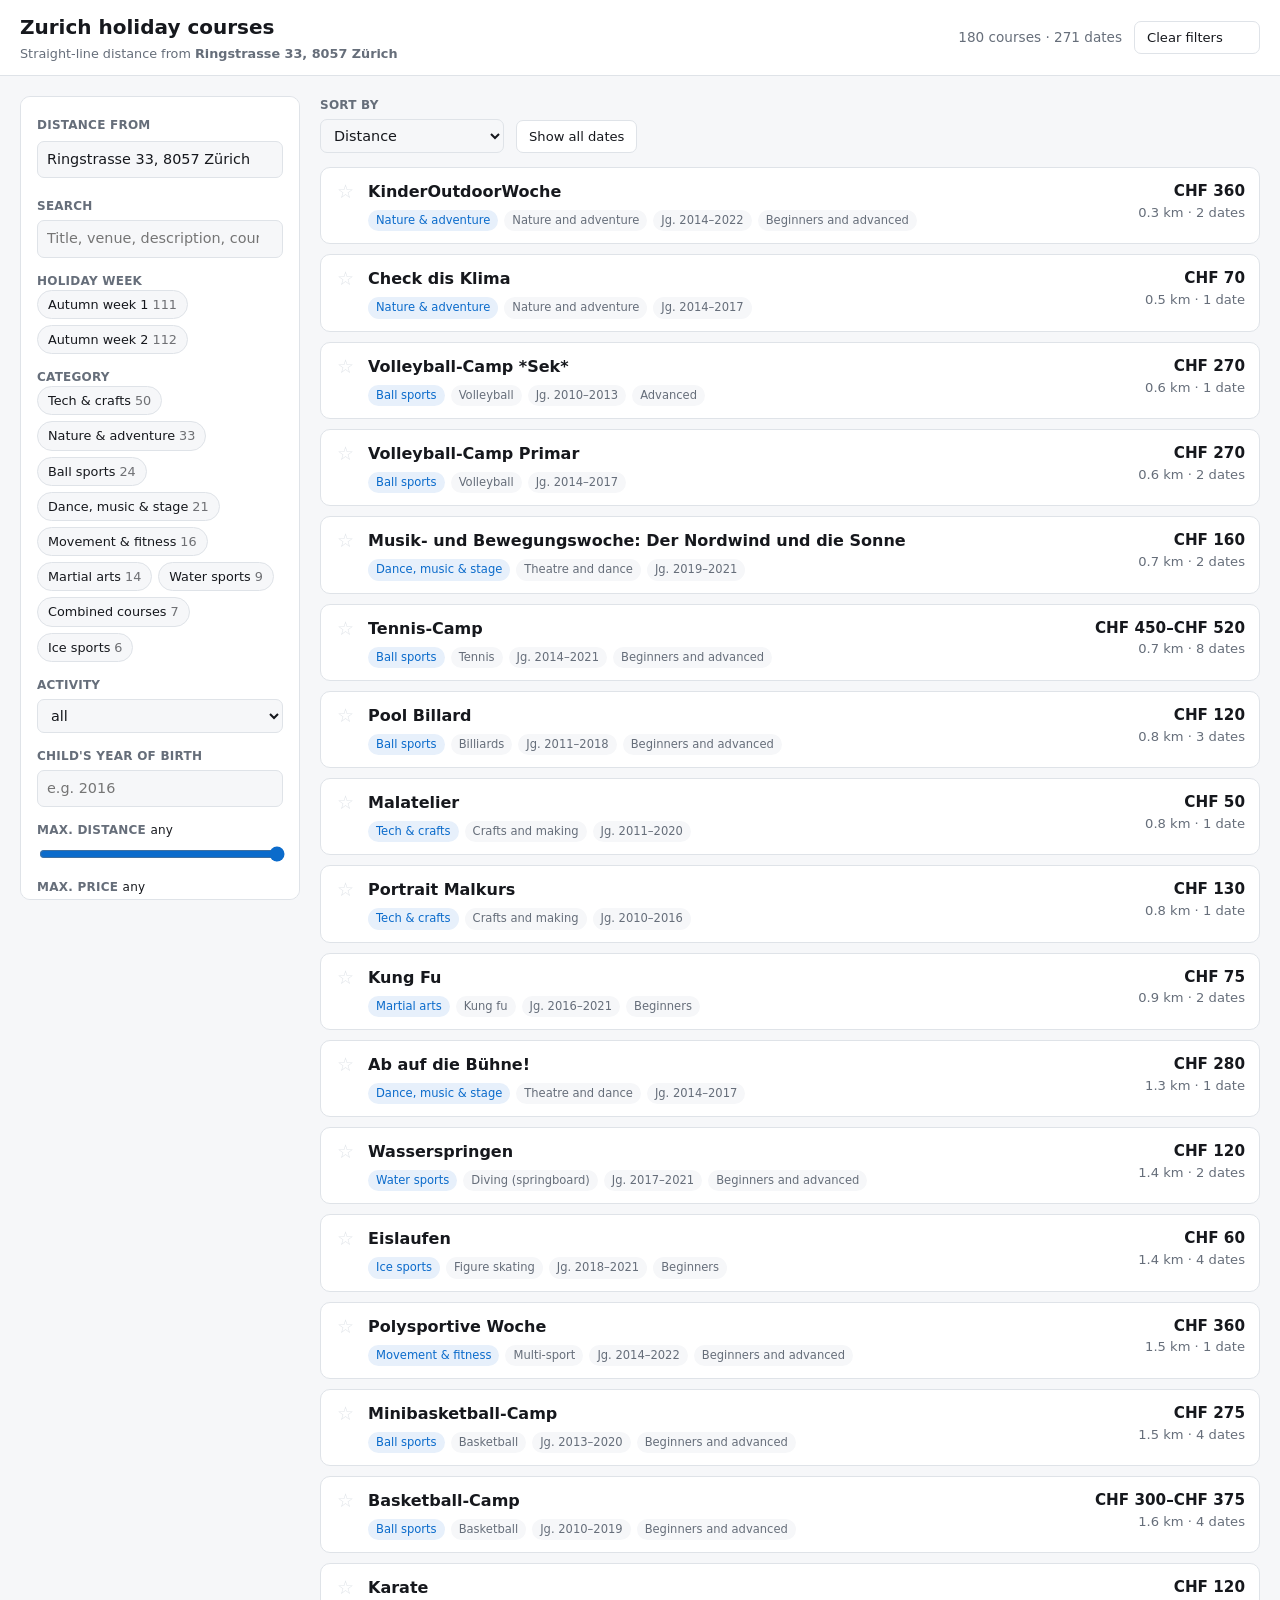
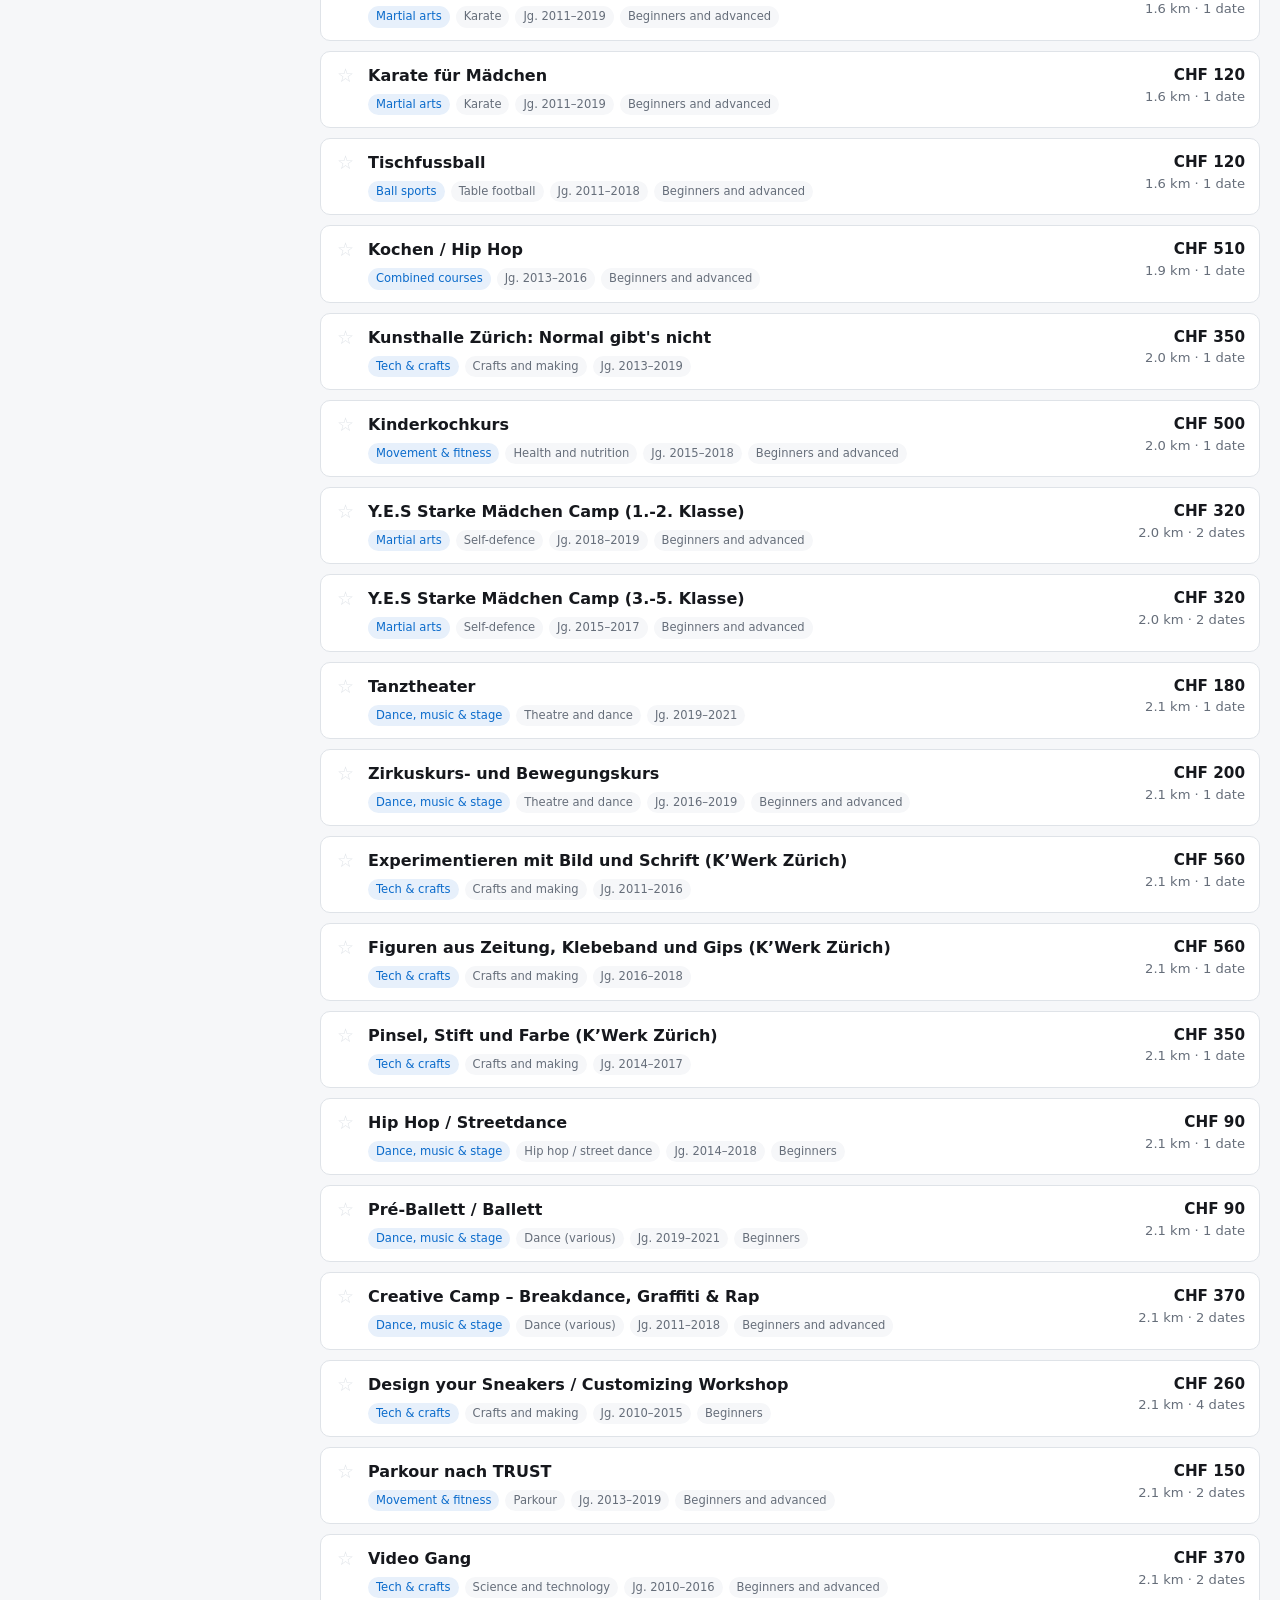
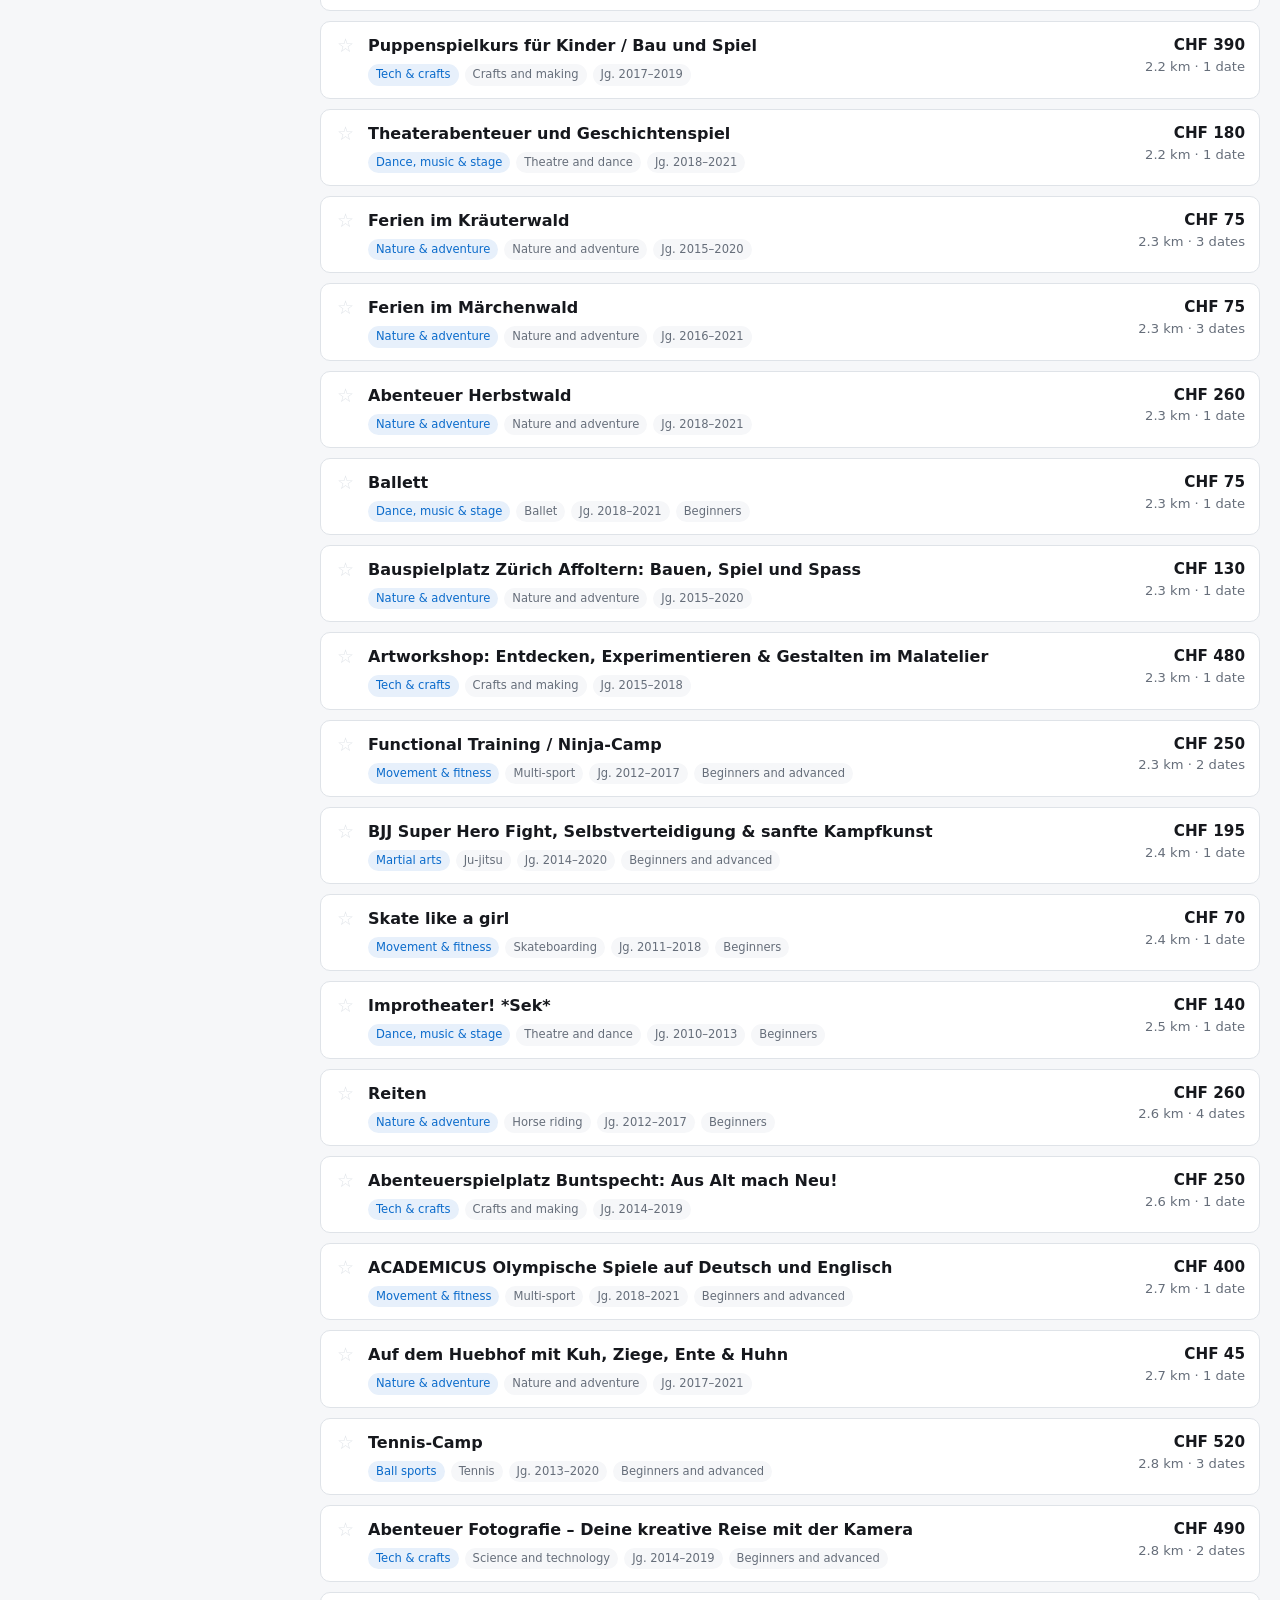
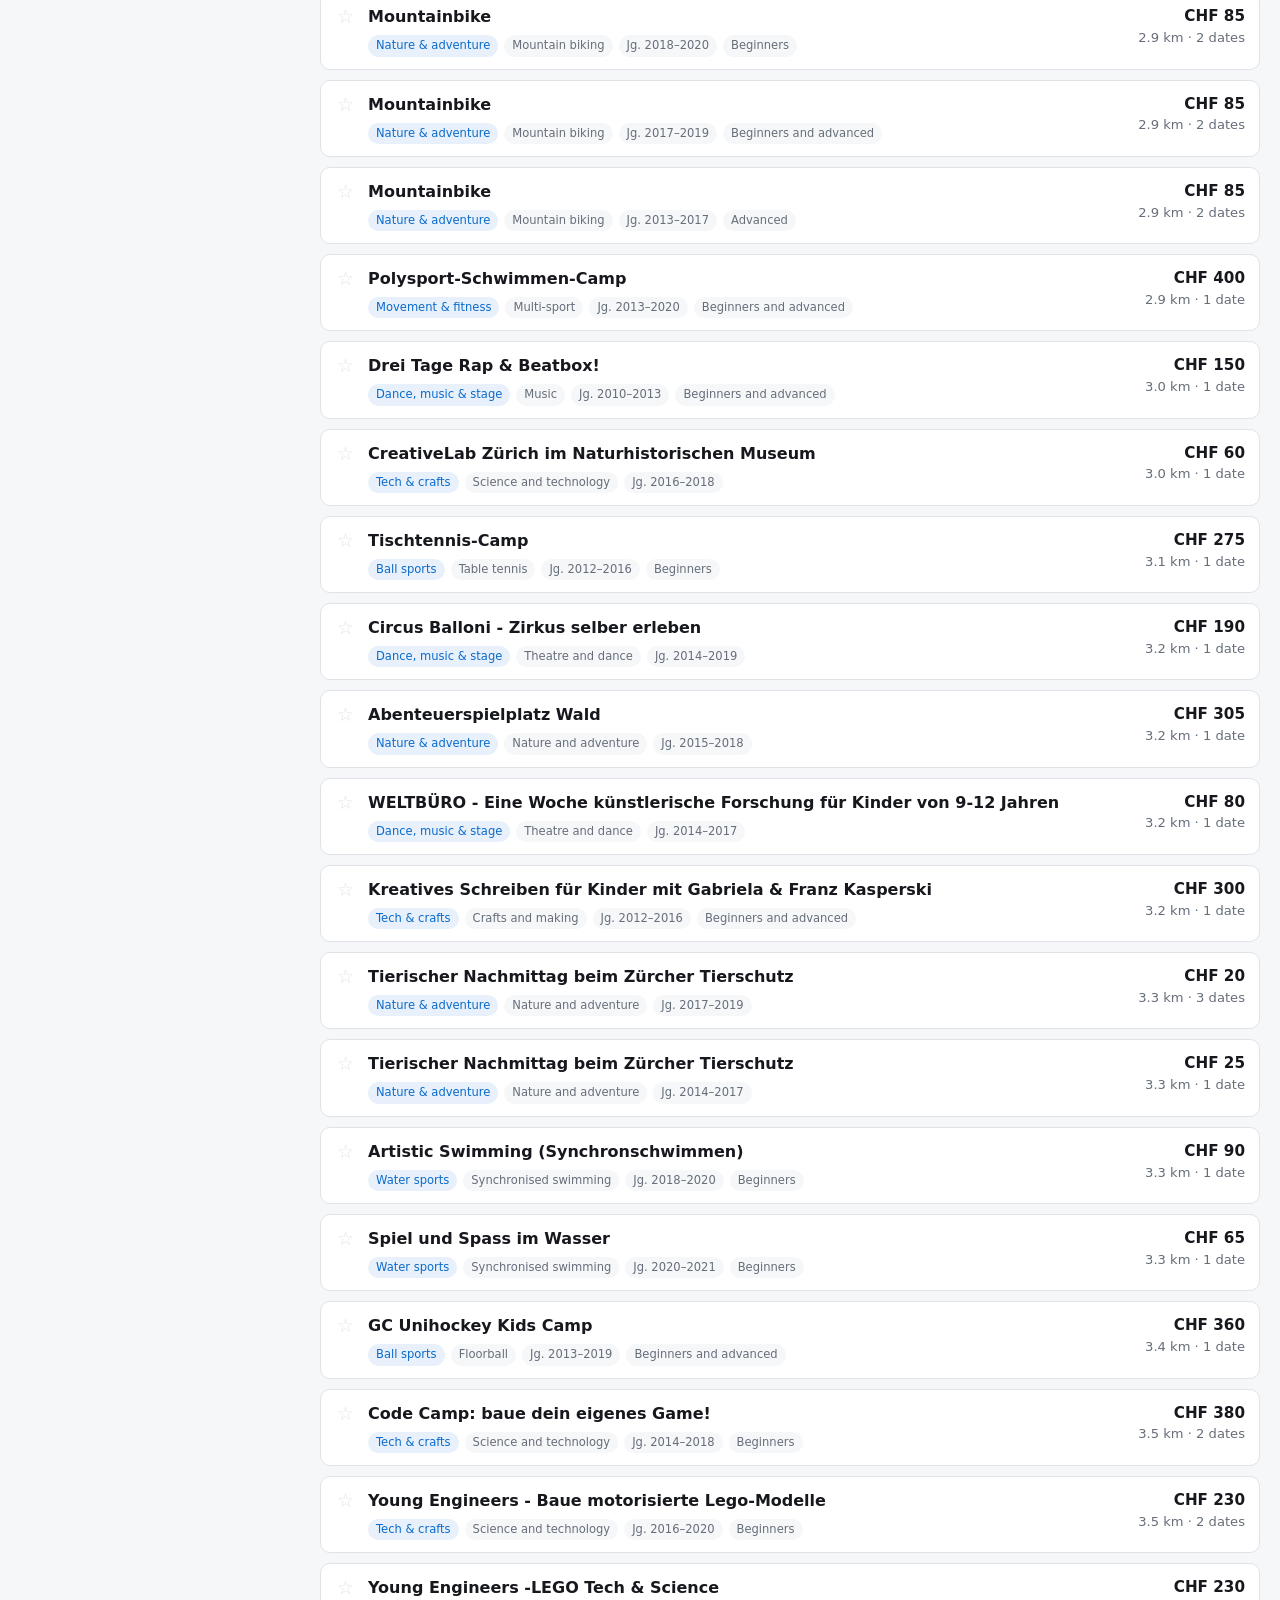
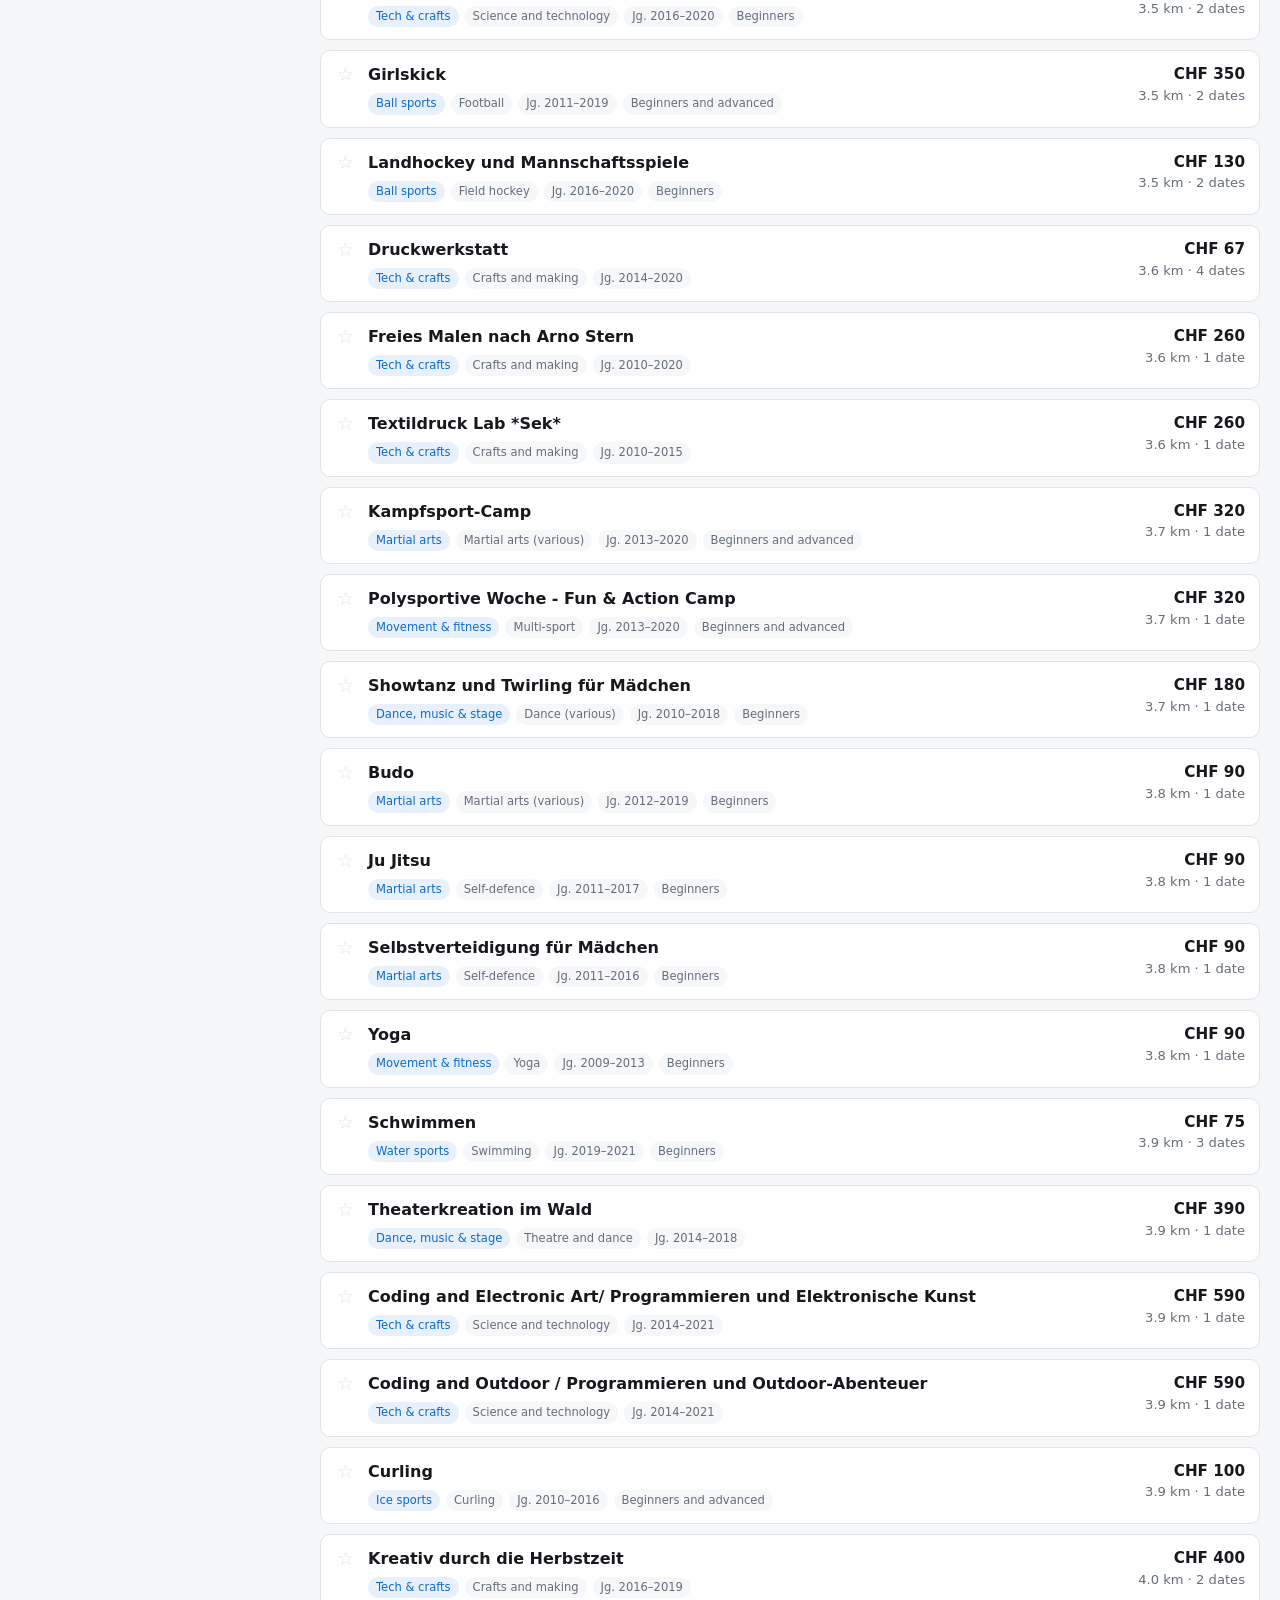
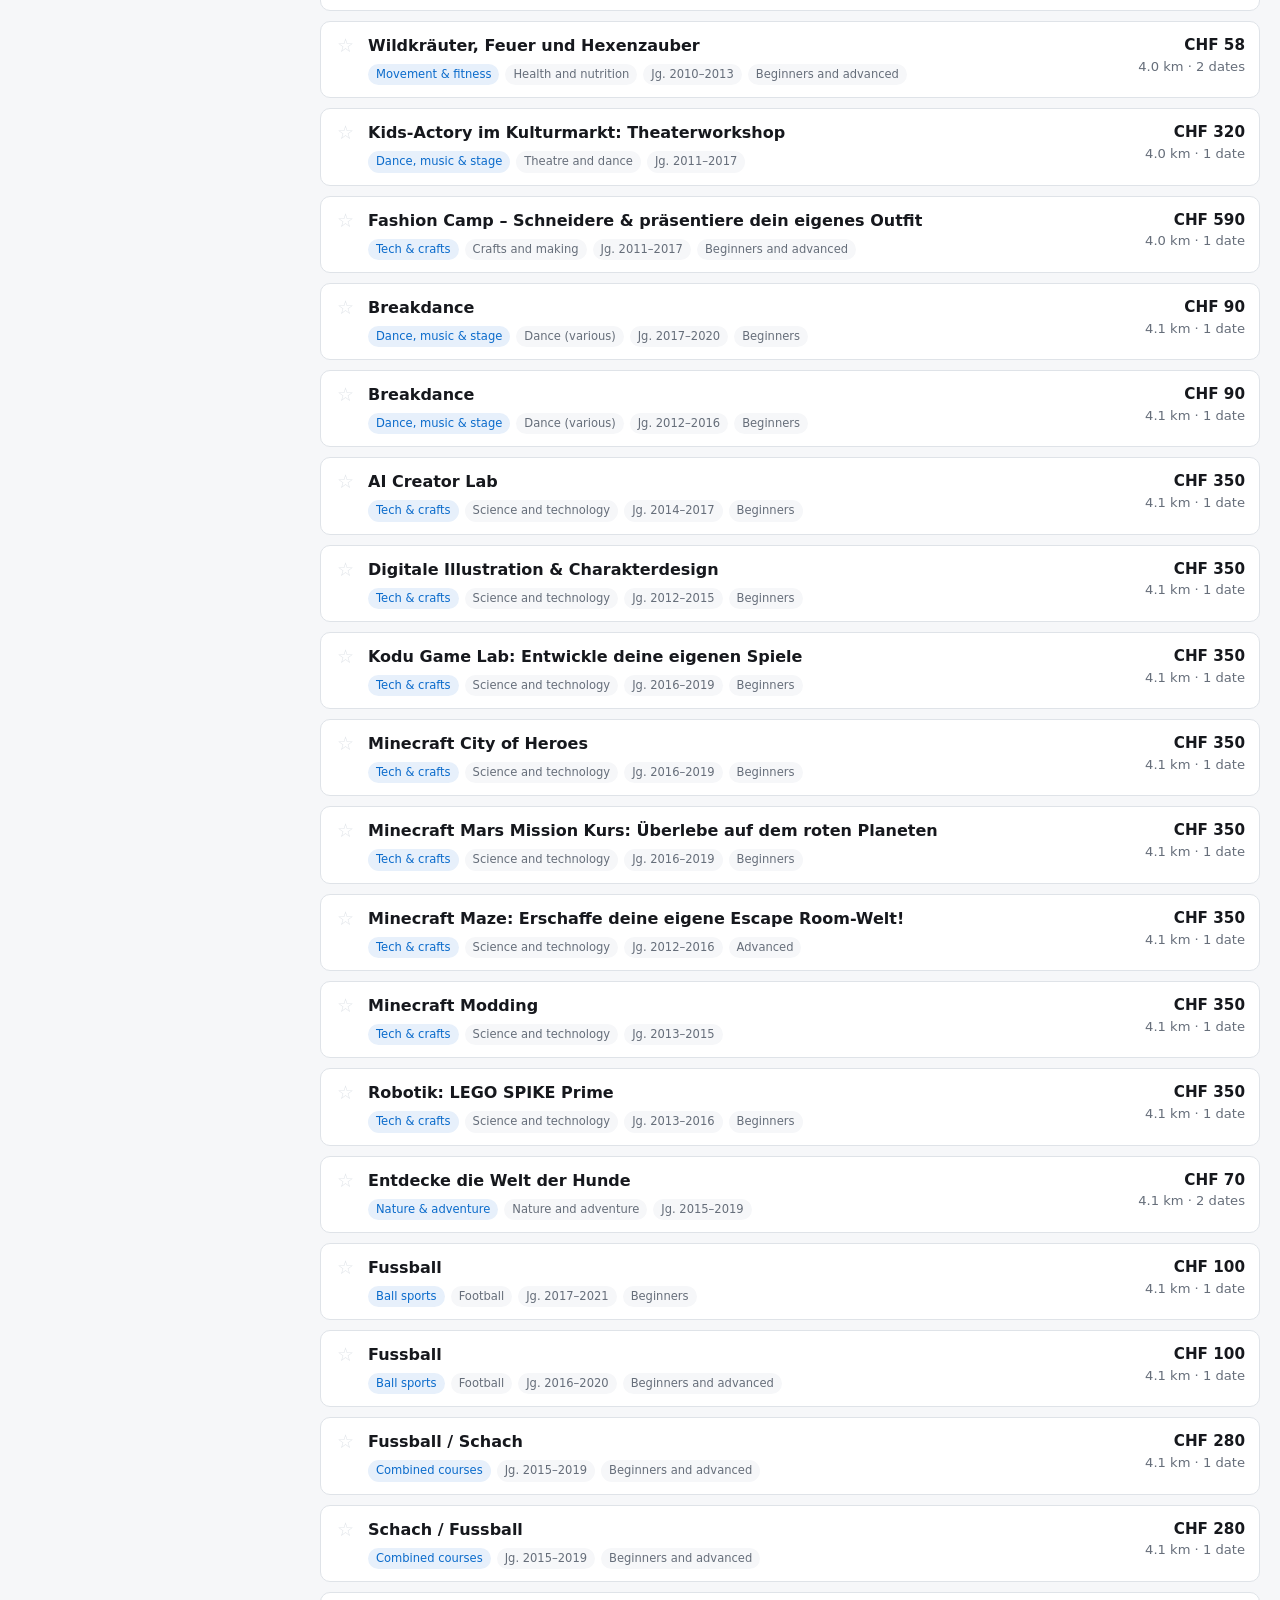
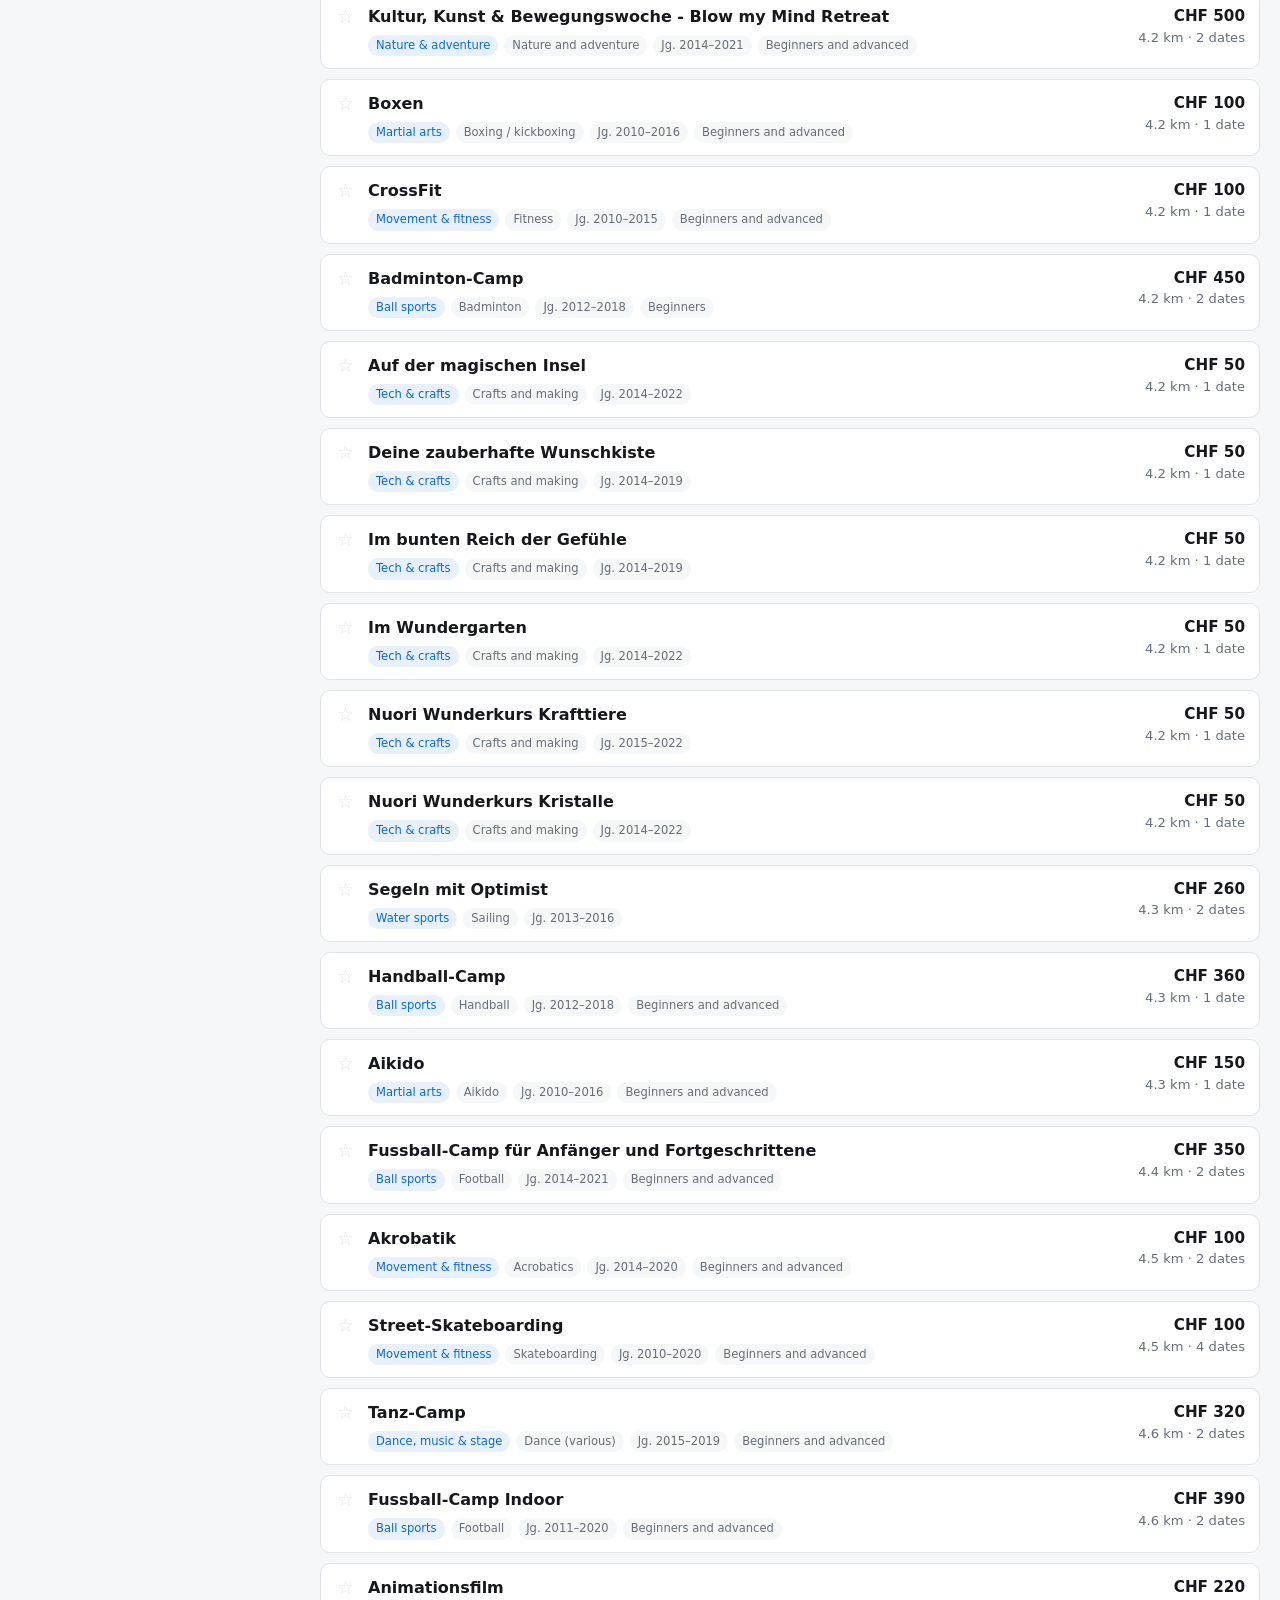
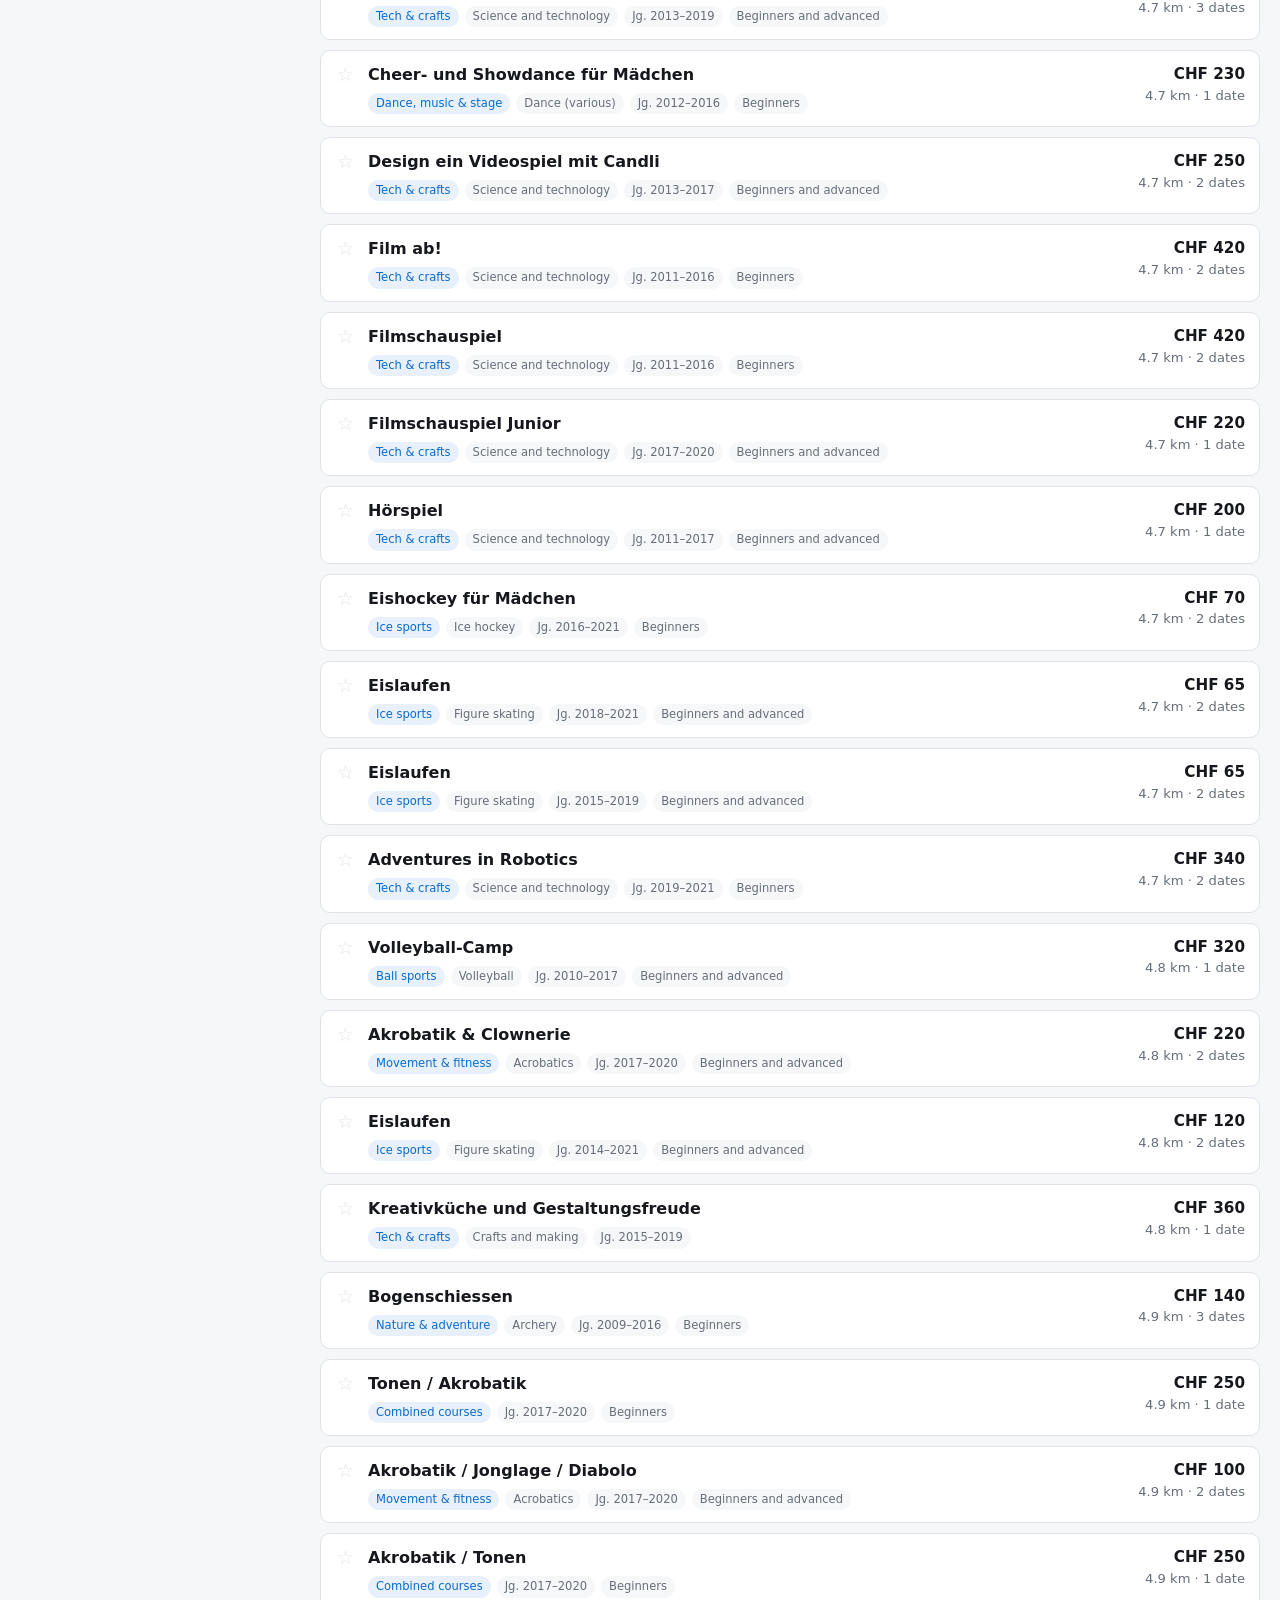
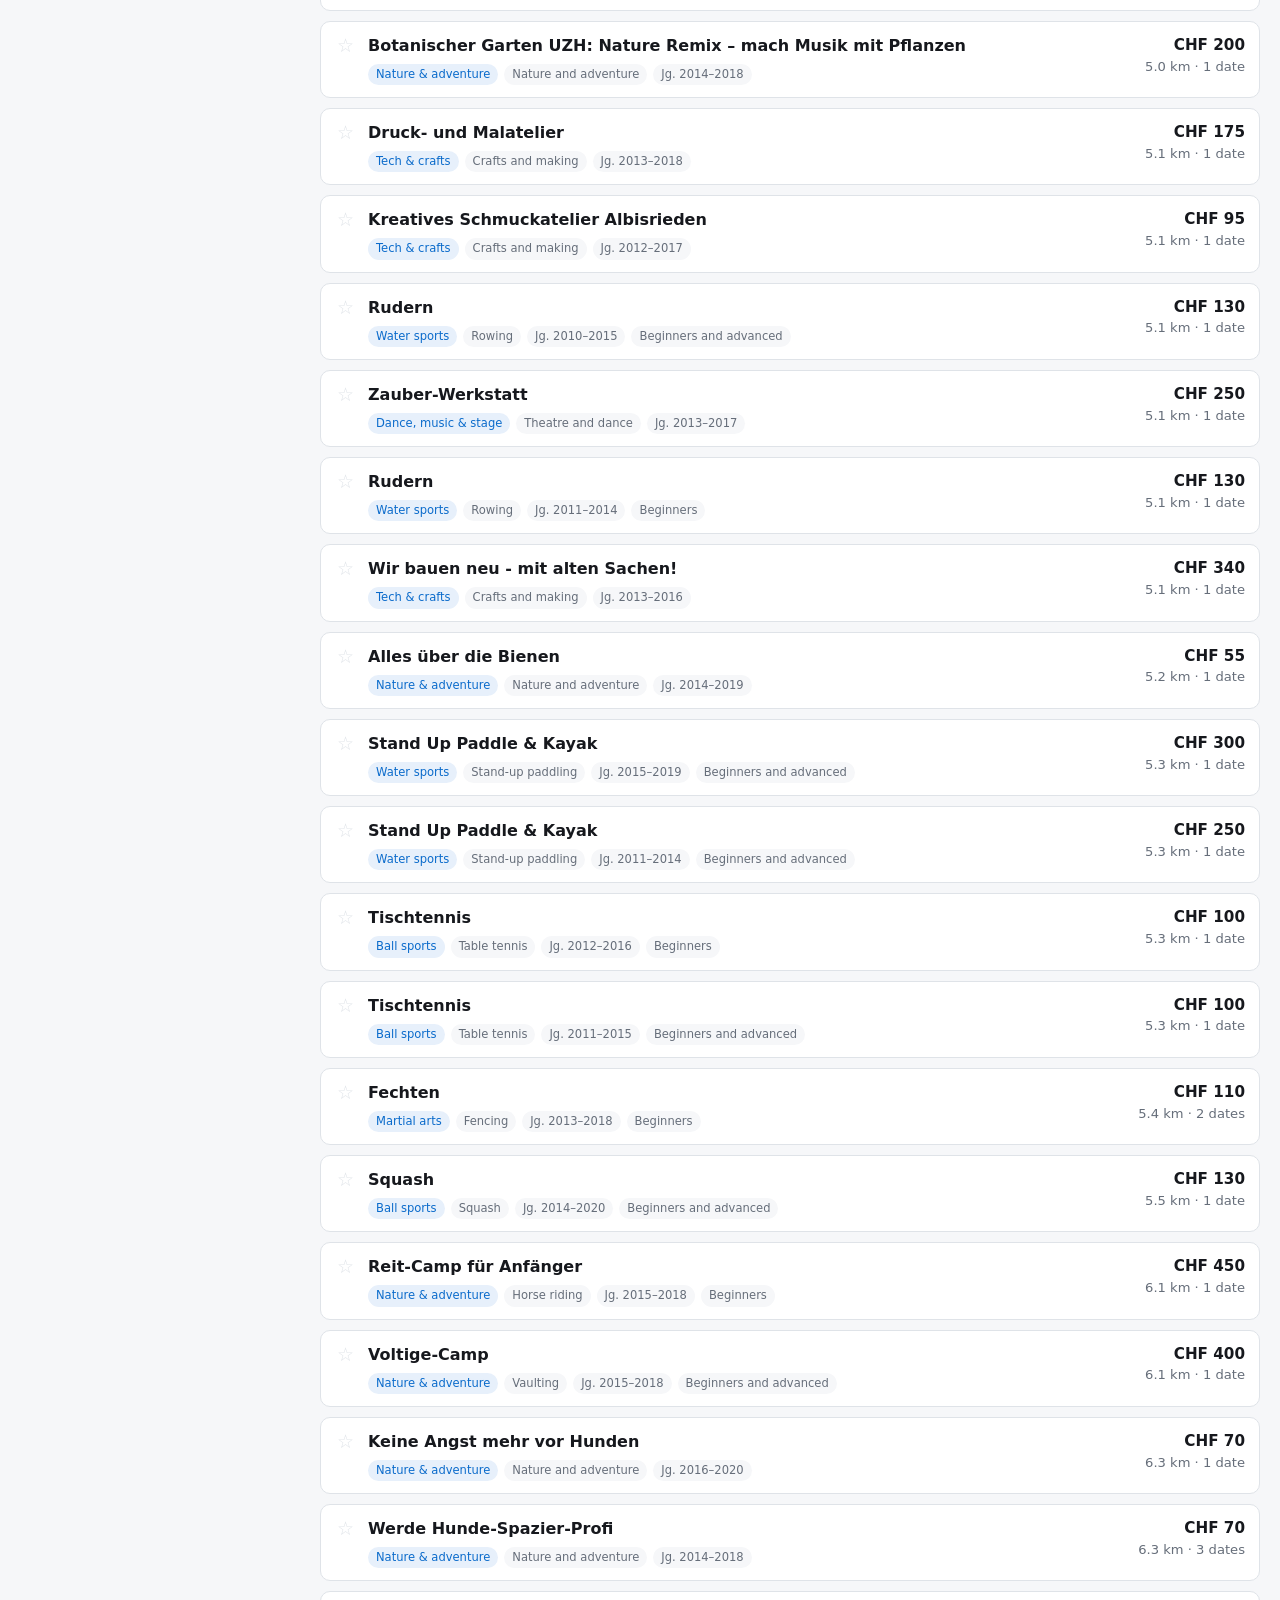
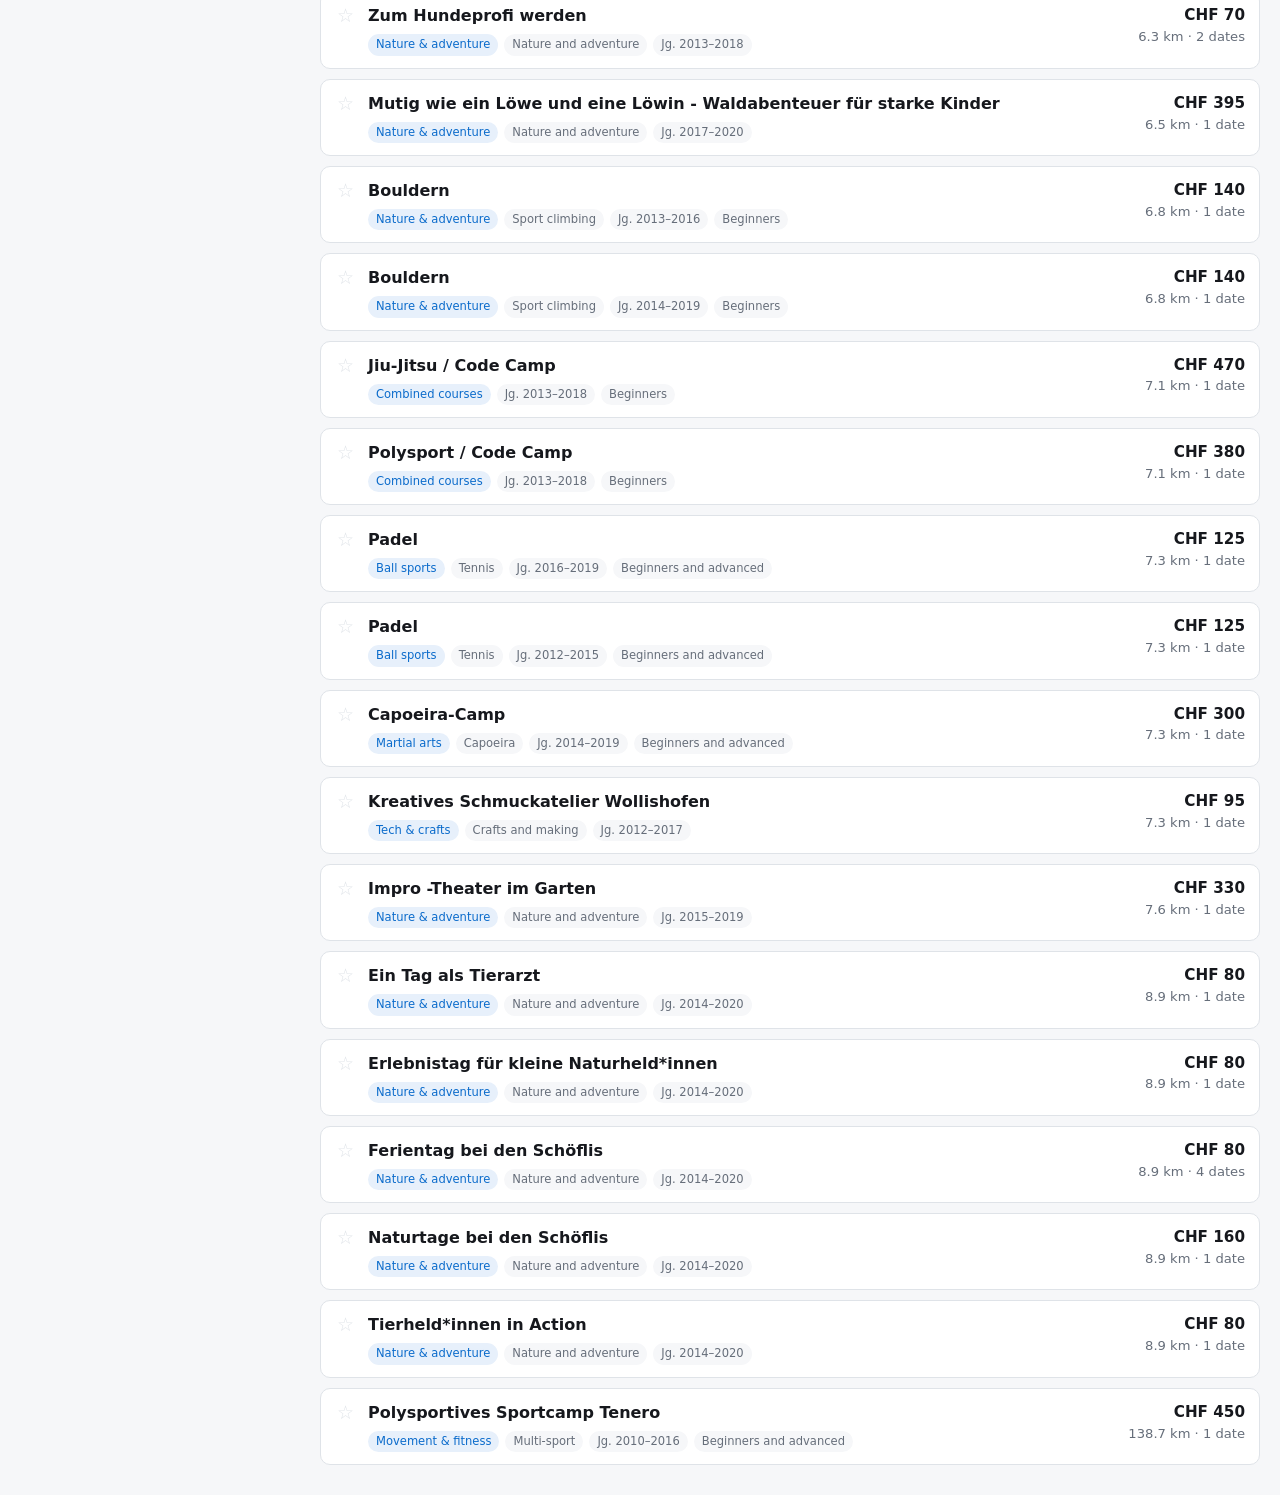
<file: index.html>
<!DOCTYPE html>
<html lang="en">
<head>
<meta charset="utf-8">
<meta name="viewport" content="width=device-width, initial-scale=1">
<title>Zurich holiday courses</title>
<style>:root {
  color-scheme: light dark;
  --bg: #f6f7f9;
  --panel: #fff;
  --ink: #16181d;
  --muted: #666e7a;
  --line: #dfe3e8;
  --accent: #0b6bcb;
  --accent-soft: #e7f0fb;
  --star: #e8a317;
  --bad: #b4232a;
  --radius: 10px;
}
@media (prefers-color-scheme: dark) {
  :root {
    --bg: #14161a;
    --panel: #1c1f25;
    --ink: #e8eaed;
    --muted: #9aa3ae;
    --line: #2c313a;
    --accent: #64a8f0;
    --accent-soft: #1d2c3d;
    --bad: #f0938f;
  }
}

* { box-sizing: border-box; }

body {
  margin: 0;
  font: 15px/1.5 system-ui, -apple-system, "Segoe UI", Roboto, sans-serif;
  background: var(--bg);
  color: var(--ink);
}

h1 { font-size: 1.25rem; margin: 0; }

.topbar {
  position: sticky;
  top: 0;
  z-index: 5;
  display: flex;
  flex-wrap: wrap;
  gap: 12px;
  align-items: center;
  justify-content: space-between;
  padding: 12px 20px;
  background: var(--panel);
  border-bottom: 1px solid var(--line);
}
.sub { margin: 2px 0 0; color: var(--muted); font-size: .8rem; }
.topbar-stats { display: flex; align-items: center; gap: 12px; }
.count { font-variant-numeric: tabular-nums; color: var(--muted); font-size: .85rem; }

.layout {
  display: grid;
  grid-template-columns: 280px minmax(0, 1fr);
  gap: 20px;
  padding: 20px;
  align-items: start;
}
@media (max-width: 900px) {
  .layout { grid-template-columns: minmax(0, 1fr); }
  .filters { position: static !important; }
}

.filters {
  position: sticky;
  top: 76px;
  display: flex;
  flex-direction: column;
  gap: 14px;
  padding: 16px;
  background: var(--panel);
  border: 1px solid var(--line);
  border-radius: var(--radius);
  max-height: calc(100vh - 96px);
  overflow: auto;
}

.field { display: flex; flex-direction: column; gap: 5px; border: 0; padding: 0; margin: 0; min-width: 0; }
.field > span, .field > legend, .field label > span {
  font-size: .75rem;
  font-weight: 600;
  letter-spacing: .02em;
  text-transform: uppercase;
  color: var(--muted);
  padding: 0;
}
.field.two { flex-direction: row; gap: 10px; }
.field.two label { display: flex; flex-direction: column; gap: 5px; flex: 1; min-width: 0; }

input[type=search], input[type=number], select {
  width: 100%;
  padding: 7px 9px;
  font: inherit;
  font-size: .9rem;
  color: var(--ink);
  background: var(--bg);
  border: 1px solid var(--line);
  border-radius: 7px;
}
input[type=range] { width: 100%; accent-color: var(--accent); }
output { font-weight: 400; text-transform: none; color: var(--ink); }

.home-note { display: flex; flex-wrap: wrap; gap: 4px; margin: 0; font-size: .78rem; color: var(--muted); }
.home-note.bad { color: var(--bad); }
.undo { background: none; border: 0; padding: 0; font: inherit; color: var(--accent); text-decoration: underline; cursor: pointer; }

.chips { display: flex; flex-wrap: wrap; gap: 6px; }
.chip {
  font: inherit;
  font-size: .8rem;
  padding: 4px 10px;
  border-radius: 999px;
  border: 1px solid var(--line);
  background: var(--bg);
  color: var(--ink);
  cursor: pointer;
}
.chip[aria-pressed=true] { background: var(--accent); border-color: var(--accent); color: #fff; }
.chip .n { opacity: .6; margin-left: 4px; font-variant-numeric: tabular-nums; }
.chip[aria-pressed=true] .n { opacity: .8; }

.check { display: flex; align-items: center; gap: 8px; font-size: .85rem; }
.check input { accent-color: var(--accent); }
.badge-count {
  display: inline-block;
  min-width: 20px;
  text-align: center;
  padding: 0 6px;
  border-radius: 999px;
  background: var(--accent-soft);
  color: var(--accent);
  font-size: .75rem;
  font-weight: 600;
}

.ghost {
  font: inherit;
  font-size: .82rem;
  padding: 6px 12px;
  border: 1px solid var(--line);
  border-radius: 7px;
  background: var(--panel);
  color: var(--ink);
  cursor: pointer;
}
.ghost:hover { border-color: var(--accent); color: var(--accent); }

.toolbar {
  display: flex;
  align-items: end;
  gap: 12px;
  margin-bottom: 14px;
}
.toolbar label { display: flex; flex-direction: column; gap: 5px; }
.toolbar label span {
  font-size: .75rem;
  font-weight: 600;
  text-transform: uppercase;
  letter-spacing: .02em;
  color: var(--muted);
}
.toolbar select { width: auto; }

.card {
  background: var(--panel);
  border: 1px solid var(--line);
  border-radius: var(--radius);
  margin-bottom: 10px;
  overflow: hidden;
}
.card.fav { border-color: var(--star); }

.card-head {
  display: grid;
  grid-template-columns: auto minmax(0, 1fr) auto;
  gap: 12px;
  cursor: pointer;
  align-items: start;
  padding: 12px 14px;
}
.star {
  border: 0;
  background: none;
  font-size: 1.2rem;
  line-height: 1;
  cursor: pointer;
  padding: 2px;
  color: var(--line);
}
.star[aria-pressed=true] { color: var(--star); }

.card-title { margin: 0; font-size: 1rem; font-weight: 650; }
.card-title button {
  font: inherit;
  text-align: left;
  border: 0;
  background: none;
  padding: 0;
  color: inherit;
  cursor: pointer;
}
.card-title button:hover { color: var(--accent); }

.tags { display: flex; flex-wrap: wrap; gap: 6px; margin-top: 6px; }
.tag {
  font-size: .72rem;
  padding: 2px 8px;
  border-radius: 999px;
  background: var(--accent-soft);
  color: var(--accent);
  white-space: nowrap;
}
.tag.plain { background: var(--bg); color: var(--muted); }
.tag.girls { background: #fbe7f3; color: #a3266f; }
@media (prefers-color-scheme: dark) { .tag.girls { background: #3b2131; color: #f0a8cf; } }

.card-facts {
  text-align: right;
  font-size: .82rem;
  color: var(--muted);
  white-space: nowrap;
}
.card-facts strong { display: block; font-size: .95rem; color: var(--ink); font-variant-numeric: tabular-nums; }

.card-body { padding: 0 14px 14px; border-top: 1px solid var(--line); margin-top: 2px; overflow-x: auto; }
.desc { font-size: .88rem; color: var(--muted); margin: 10px 0; }
.desc p { margin: 0 0 .5em; }
.desc a { color: var(--accent); }
.note { font-size: .82rem; margin: 6px 0; }
.note b { color: var(--ink); }

.desc + .desc { margin-top: 12px; padding-top: 10px; border-top: 1px dashed var(--line); }

/* Map pins sit on the tile canvas rather than on app chrome, so they keep
   fixed colours in both themes instead of following the palette. */
.map-wrap { margin: 12px 0 0; }
.map {
  position: relative; height: 240px; overflow: hidden;
  border: 1px solid var(--line); border-radius: 8px; background: var(--bg);
  contain: layout paint;
}
.map-tiles { position: absolute; inset: 0; }
/* The tiles are a light-mode raster; inverting hue-rotates them back to a
   plausible dark basemap without shipping a second tile source. */
@media (prefers-color-scheme: dark) {
  .map-tiles { filter: invert(1) hue-rotate(180deg) brightness(.92) contrast(.9); }
}
.map .tile { position: absolute; max-width: none; }

.pin {
  position: absolute; display: grid; place-items: center;
  color: #fff; font-size: .68rem; font-weight: 700; line-height: 1; text-decoration: none;
  filter: drop-shadow(0 1px 2px rgba(0, 0, 0, .45));
}
.pin.venue {
  width: 24px; height: 24px; background: #d93b30; border: 2px solid #fff;
  border-radius: 50% 50% 50% 0; transform: translate(-50%, -100%) rotate(-45deg);
}
.pin.venue span { transform: rotate(45deg); }
.pin.home {
  width: 16px; height: 16px; background: #1663c7; border: 3px solid #fff;
  border-radius: 50%; transform: translate(-50%, -50%);
}

/* Sits outside .map-tiles, so it is not caught by the dark-mode inversion and
   has to be themed by hand. */
.map-credit {
  position: absolute; right: 0; bottom: 0; padding: 1px 5px;
  background: rgba(255, 255, 255, .78); border-radius: 4px 0 0 0; font-size: .62rem;
}
.map-credit a { color: #333; text-decoration: none; }
@media (prefers-color-scheme: dark) {
  .map-credit { background: rgba(16, 18, 22, .72); }
  .map-credit a { color: #c8ccd2; }
}

.map-legend {
  display: flex; flex-wrap: wrap; gap: 4px 16px;
  margin-top: 6px; font-size: .78rem; color: var(--muted);
}
.map-legend span { display: flex; align-items: center; gap: 6px; }
.swatch {
  display: grid; place-items: center; flex: none;
  width: 12px; height: 12px; border-radius: 50%;
  color: #fff; font-size: .55rem; font-style: normal; font-weight: 700;
}
.swatch.home { background: #1663c7; }
.swatch.venue { background: #d93b30; }

table.slots tr.expandable { cursor: pointer; }
table.slots tr.expandable:hover > td { background: var(--accent-soft); }
.caret { color: var(--muted); }
tr.detail-row > td { background: var(--bg); padding: 4px 12px 12px; }
tr.detail-row .desc { margin: 6px 0; }
table.slots tr.closed > td { opacity: .5; }

table.slots { width: 100%; border-collapse: collapse; margin-top: 10px; font-size: .84rem; }
table.slots th {
  text-align: left;
  font-size: .7rem;
  text-transform: uppercase;
  letter-spacing: .02em;
  color: var(--muted);
  padding: 4px 8px 4px 0;
  border-bottom: 1px solid var(--line);
}
table.slots td { padding: 7px 8px 7px 0; border-bottom: 1px solid var(--line); vertical-align: top; }
table.slots tr:last-child td { border-bottom: 0; }
table.slots .num { text-align: right; font-variant-numeric: tabular-nums; white-space: nowrap; }
table.slots a { color: var(--accent); }
.venue-sub { color: var(--muted); font-size: .78rem; }
.empty p { margin: 0 0 6px; }
.empty-detail { font-size: .85rem; }
.empty .ghost { margin-top: 10px; }

.empty { padding: 40px; text-align: center; color: var(--muted); }
</style>
</head>
<body>
<header class="topbar">
  <div class="topbar-main">
    <h1>Zurich holiday courses</h1>
    <p class="sub">Straight-line distance from <strong id="home-label"></strong></p>
  </div>
  <div class="topbar-stats">
    <span id="count" class="count"></span>
    <button id="reset" class="ghost" type="button">Clear filters <span id="active-count" class="badge-count"></span></button>
  </div>
</header>

<div class="layout">
  <aside class="filters" id="filters">
    <div class="field">
      <label for="f-home"><span>Distance from</span></label>
      <input type="search" id="f-home" placeholder="Street and number, postcode"
        autocomplete="off" spellcheck="false">
      <p class="home-note" id="home-note"></p>
    </div>

    <label class="field">
      <span>Search</span>
      <input type="search" id="f-q" placeholder="Title, venue, description, course no.">
    </label>

    <fieldset class="field">
      <legend>Holiday week</legend>
      <div id="f-weeks" class="chips"></div>
    </fieldset>

    <fieldset class="field">
      <legend>Category</legend>
      <div id="f-cats" class="chips"></div>
    </fieldset>

    <label class="field">
      <span>Activity</span>
      <select id="f-activity"></select>
    </label>

    <label class="field">
      <span>Child's year of birth</span>
      <input type="number" id="f-year" min="2000" max="2026" step="1" placeholder="e.g. 2016" list="years">
      <datalist id="years"></datalist>
    </label>

    <label class="field">
      <span>Max. distance <output id="o-km"></output></span>
      <input type="range" id="f-km" min="0" max="10" step="0.5" value="10">
    </label>

    <label class="field">
      <span>Max. price <output id="o-price"></output></span>
      <input type="range" id="f-price" min="0" max="700" step="10" value="700">
    </label>

    <div class="field two">
      <label>
        <span>Starts at or after</span>
        <select id="f-start"></select>
      </label>
      <label>
        <span>Ends by</span>
        <select id="f-end"></select>
      </label>
    </div>

    <label class="field">
      <span>Level</span>
      <select id="f-level"></select>
    </label>

    <label class="field">
      <span>Who it's for</span>
      <select id="f-gender">
        <option value="">Anyone</option>
        <option value="Girls only">Girls only</option>
        <option value="Girls and boys">Mixed groups</option>
      </select>
    </label>

    <label class="check">
      <input type="checkbox" id="f-bookable">
      <span>Only dates still open</span>
    </label>

    <label class="check">
      <input type="checkbox" id="f-fav">
      <span>Only favourites <span id="fav-count" class="badge-count"></span></span>
    </label>
  </aside>

  <main>
    <div class="toolbar">
      <label>
        <span>Sort by</span>
        <select id="f-sort">
          <option value="distance">Distance</option>
          <option value="price-asc">Price, low to high</option>
          <option value="price-desc">Price, high to low</option>
          <option value="date">Start date</option>
          <option value="title">Title</option>
          <option value="category">Category</option>
          <option value="age">Age (youngest first)</option>
        </select>
      </label>
      <button id="expand-all" class="ghost" type="button">Show all dates</button>
    </div>
    <div id="results"></div>
  </main>
</div>

<script type="application/json" id="payload">{"home":{"lat":47.40240478515625,"lon":8.543060302734375,"label":"Ringstrasse 33, 8057 Zürich"},"generated":"2026-08-08T21:56:21.431Z","weeks":[{"id":"3-1","label":"Autumn week 1"},{"id":"3-2","label":"Autumn week 2"}],"venues":[{"id":0,"name":"Schulhaus Waidhalde - Mehrzweckraum","street":"Weihersteig 7","city":"8037 Zürich","lat":47.397070985834326,"lon":8.527042623568919,"approx":false},{"id":1,"name":"Lovebug Fotostudio","street":"Löwenstrasse 69","city":"8001 Zürich","lat":47.377229057232704,"lon":8.538304180930254,"approx":false},{"id":2,"name":"Treffpunkt: Parkplatz Hürstholz","street":"Seebacherstrasse","city":"8046 Zürich","lat":47.417305839312746,"lon":8.522685106105241,"approx":false},{"id":3,"name":"Abenteuerspielplatz Buntspecht","street":"nahe Bushaltestelle Zürich, Schönauring","city":"8052 Zürich","lat":47.42493940782553,"lon":8.534477677189392,"approx":false},{"id":4,"name":"Wald, Zürichberg","street":"Tramhaltestelle \"Zürich, Zoo\"","city":"8044 Zürich","lat":47.38157657385191,"lon":8.5715292162152,"approx":false},{"id":5,"name":"Treffpunkt: Zürich HB","street":"","city":"8001 Zürich","lat":47.37851914508755,"lon":8.537907019514366,"approx":false},{"id":6,"name":"Tekmania GmbH","street":"Waffenplatzstrasse 11","city":"8002 Zürich","lat":47.361355145503936,"lon":8.526631531659055,"approx":false},{"id":7,"name":"Logiscool Zürich","street":"Klosbachstrasse 90","city":"8032 Zürich","lat":47.36764540131404,"lon":8.560217496500814,"approx":false},{"id":8,"name":"Aiki-Kai Zürich","street":"Bernerstrasse Nord 182","city":"8064 Zürich","lat":47.395067050387325,"lon":8.486930184562006,"approx":false},{"id":9,"name":"Im Gut - Sporthalle Süd","street":"Gutstrasse 107","city":"8055 Zürich","lat":47.371786826721845,"lon":8.504731858399623,"approx":false},{"id":10,"name":"Sporthalle Riesbach","street":"Seefeldstrasse 93","city":"8008 Zürich","lat":47.35917898768795,"lon":8.55391027557582,"approx":false},{"id":11,"name":"Gabler - Sporthalle","street":"Schulhausstrasse 21","city":"8002 Zürich","lat":47.36048916333492,"lon":8.529751331575216,"approx":false},{"id":12,"name":"Untermoos","street":"Altstetterstrasse 248","city":"8048 Zürich","lat":47.380518859581755,"lon":8.482313662886416,"approx":false},{"id":13,"name":"Filmschule filmkids.ch","street":"Vulkanstrasse 120","city":"8048 Zürich","lat":47.39407066297113,"lon":8.481731216278996,"approx":false},{"id":14,"name":"SSA Hardau - Schulschwimmanlage Hardau","street":"Bullingerstr. 62","city":"8004 Zürich","lat":47.382307349403916,"lon":8.510001280466344,"approx":false},{"id":15,"name":"Atelier PaintEvents","street":"Limmatstrasse 73","city":"8005 Zürich","lat":47.38251170251212,"lon":8.53425460388972,"approx":false},{"id":16,"name":"Huebhof","street":"Probsteistrasse 26","city":"8051 Zürich","lat":47.398154288525944,"lon":8.57888961976266,"approx":false},{"id":17,"name":"Nuori Malspielraum","street":"Bergstrasse 125","city":"8032 Zürich","lat":47.36738500033519,"lon":8.564793076087524,"approx":false},{"id":18,"name":"Yonex Badminton Halle","street":"Flüelastrasse 27","city":"8047 Zürich","lat":47.38209633228853,"lon":8.495799954181859,"approx":false},{"id":19,"name":"Ballet-Center Zürich","street":"Herzogenmühlestr. 12","city":"8051 Zürich","lat":47.40503986953468,"lon":8.572968696944896,"approx":false},{"id":20,"name":"Sportanlage Im Birch - Dreifachhalle","street":"Margrit-Rainer-Str. 5","city":"8050 Zürich-Oerlikon","lat":47.41628505043103,"lon":8.54027640836367,"approx":false},{"id":21,"name":"Rebhügel - Sporthalle 1","street":"Haldenstrasse 70","city":"8045 Zürich","lat":47.36534289276309,"lon":8.516730347554113,"approx":false},{"id":22,"name":"Bauspielplatz Zürich Affoltern","street":"Fronwaldstrasse 2","city":"8046 Zürich","lat":47.4151629390129,"lon":8.519063520981627,"approx":false},{"id":23,"name":"HOGA - House Of Gentle Arts","street":"Puls 5 / Giessereistrasse 18","city":"8005 Zürich","lat":47.390134946404565,"lon":8.51753637675376,"approx":false},{"id":24,"name":"Bogensportzentrum Zürich","street":"Sieberstr. 14","city":"8055 Zürich","lat":47.36456021817287,"lon":8.510942225860203,"approx":false},{"id":25,"name":"Botanischer Garten Universität Zürich","street":"Zollikerstr. 107","city":"8008 Zürich","lat":47.35889571748447,"lon":8.559940845944789,"approx":false},{"id":26,"name":"Boulderlounge Schlieren","street":"Zürcherstrasse 39j","city":"8952 Schlieren","lat":47.398681640625,"lon":8.453293800354004,"approx":true},{"id":27,"name":"BoxGym","street":"Zelgstrasse 11","city":"8003 Zürich","lat":47.367350001608166,"lon":8.52237141122945,"approx":false},{"id":28,"name":"Galactic Dance","street":"Albulastr. 47","city":"8048 Zürich-Altstetten","lat":47.38801769476251,"lon":8.493546517652094,"approx":false},{"id":29,"name":"Budokan-Zürich ","street":"Zweierstr. 106 (4. Stock)","city":"8003 Zürich","lat":47.37174774235344,"lon":8.521507430308473,"approx":false},{"id":30,"name":"Entlisberg - Sporthalle","street":"Balberstrasse 71","city":"8038 Zürich","lat":47.3376849040613,"lon":8.52703548294817,"approx":false},{"id":31,"name":"Irchelpark und Umgebung","street":"oberhalb Haltestelle \"Zürich, Milchbuck\"","city":"8057 Zürich","lat":47.39788479508162,"lon":8.54271785017793,"approx":false},{"id":32,"name":"Fit4Motion","street":"Vulkanstrasse 120, 1. Stock","city":"8048 Zürich-Altstetten","lat":47.39407066297113,"lon":8.481731216278996,"approx":false},{"id":33,"name":"Feld - Sporthalle 1","street":"Feldstrasse 89","city":"8004 Zürich","lat":47.37796759956042,"lon":8.522017781028815,"approx":false},{"id":34,"name":"GZ Hirzenbach","street":"Helen-Keller-Str. 55","city":"8051 Zürich","lat":47.402694462641776,"lon":8.59182492049678,"approx":false},{"id":35,"name":"GZ Affoltern","street":"Bodenacker 25","city":"8046 Zürich","lat":47.42455734841834,"lon":8.510943688830217,"approx":false},{"id":36,"name":"Coding a Story","street":"Tödistrasse 48","city":"8002 Zürich","lat":47.36769281478999,"lon":8.533711847544309,"approx":false},{"id":37,"name":"Dynamo","street":"Wasserwerkstr. 21","city":"8006 Zürich","lat":47.38336208859431,"lon":8.539423975378703,"approx":false},{"id":38,"name":"GZ Heuried","street":"Döltschiweg 130","city":"8055 Zürich","lat":47.367162024986634,"lon":8.503897978131903,"approx":false},{"id":39,"name":"Naturhistorisches Museum der Universität Zürich","street":"Karl-Schmid-Strasse 4","city":"8006 Zürich","lat":47.37532424926758,"lon":8.547957420349121,"approx":true},{"id":40,"name":"Curlinghalle Dolder","street":"Adlisbergstr. 36","city":"8044 Zürich","lat":47.37562346212035,"lon":8.576845248186052,"approx":false},{"id":41,"name":"Galotti Musikwerkstatt ","street":"Hohlstrasse 290","city":"8004 Zürich","lat":47.38323052121588,"lon":8.515198178861525,"approx":false},{"id":42,"name":"Schule Altweg / TTG-Zimmer","street":"Letzigraben 204","city":"8047 Zürich","lat":47.37258401231934,"lon":8.492354054059305,"approx":false},{"id":43,"name":"Atelier für Kunsttherapie Judith Elmiger","street":"Freyastrasse 12a","city":"8004 Zürich","lat":47.37225876866852,"lon":8.524563273416856,"approx":false},{"id":44,"name":"tierische Naturwerkstatt im Mittelleimbach","street":"Im Mittelleimbach 19","city":"8041 Zürich","lat":47.32430865001746,"lon":8.51555752849482,"approx":false},{"id":45,"name":"Sportanlage Heuried - Kunsteisbahn","street":"Wasserschöpfi 71","city":"8055 Zürich","lat":47.36809578335866,"lon":8.506035042020008,"approx":false},{"id":46,"name":"Swiss Life Arena","street":"Vulkanstrasse 130","city":"8048 Zürich","lat":47.394739964935084,"lon":8.48032692272629,"approx":false},{"id":47,"name":"Kunsteisbahn Oerlikon","street":"Siewerdtstr. 80","city":"8050 Zürich-Oerlikon","lat":47.41208108315008,"lon":8.5546862209869,"approx":false},{"id":48,"name":"Trainingsraum Werdinsel","street":"Werdinsel 1","city":"8049 Zürich","lat":47.399402192378766,"lon":8.488962873400501,"approx":false},{"id":49,"name":"Schule für Gestaltung Zürich, Ausstellungsstrasse104","street":"Ausstellungsstrasse 104","city":"8005 Zürich","lat":47.38486366007065,"lon":8.532859306748895,"approx":false},{"id":50,"name":"GZ Hottingen Standort Klosbachstrasse","street":"Klosbachstr. 118","city":"8032 Zürich","lat":47.36855178107369,"lon":8.562288810469738,"approx":false},{"id":51,"name":"Saalsporthalle Fechtsaal","street":"Giesshübelstr. 41","city":"8045 Zürich","lat":47.35647268300793,"lon":8.520681085780621,"approx":false},{"id":52,"name":"Treffpunkt und Verabschiedung: Bushaltestelle Waidbadstrasse ","street":"Fahrtrichtung  Bucheggplatz","city":"8037 Zürich","lat":47.39890541292091,"lon":8.513646842203451,"approx":false},{"id":53,"name":"Malatelier Affoltern","street":"Nettie-Sutro-Strasse 9","city":"8046 Zürich","lat":47.422399763151546,"lon":8.504975913270274,"approx":false},{"id":54,"name":"Sportzentrum Josef","street":"Josefstrasse 219","city":"8005 Zürich","lat":47.38767490634991,"lon":8.520890551029446,"approx":false},{"id":55,"name":"Lachenzelg (Pünten) - Sporthalle West","street":"Imbisbühlstrasse 80","city":"8049 Zürich","lat":47.404926792582366,"lon":8.488780265957265,"approx":false},{"id":56,"name":"Lachenzelg","street":"Imbisbühlstrasse 80","city":"8049 Zürich","lat":47.404926792582366,"lon":8.488780265957265,"approx":false},{"id":57,"name":"Sportanlage Sonnenberg","street":"Oberer Heuelsteig 34","city":"8032 Zürich","lat":47.3685694896052,"lon":8.572444534467419,"approx":false},{"id":58,"name":"FABRIK11","street":"Ringstrasse 20","city":"8600 Dübendorf","lat":47.397705078125,"lon":8.604188919067383,"approx":true},{"id":59,"name":"Hardau","street":"Bullingerstrasse 62","city":"8004 Zürich","lat":47.38245047287203,"lon":8.50911683153834,"approx":false},{"id":60,"name":"Sportanlage Hardhof","street":"Hardhof 19","city":"8064 Zürich","lat":47.396500196694355,"lon":8.497463322492434,"approx":false},{"id":61,"name":"Sportanlage Heerenschürli","street":"Helen-Keller-Str. 20","city":"8051 Zürich","lat":47.40110846402664,"lon":8.594811264378965,"approx":false},{"id":62,"name":"Sportanlage Utogrund","street":"Dennlerstr. 43a","city":"8047 Zürich","lat":47.37937913685866,"lon":8.49783845345829,"approx":false},{"id":63,"name":"Tanzschule Dance it","street":"Stäblistr. 2","city":"8006 Zürich","lat":47.38372482849181,"lon":8.549457217457617,"approx":false},{"id":64,"name":"Garten am Grenzsteig","street":"Kilchbergstrasse 193","city":"8038 Zürich","lat":47.334001274932625,"lon":8.539848013656353,"approx":false},{"id":65,"name":"Theater im Zollhaus anundpfirsich ","street":"Zollstrasse 121","city":"8005 Zürich","lat":47.381657710639395,"lon":8.529442903368746,"approx":false},{"id":66,"name":"Allmend","street":"Maneggstrasse 51","city":"8041 Zürich","lat":47.340663087589256,"lon":8.520254610276329,"approx":false},{"id":67,"name":"Sportanlage Blumenfeld - Dreifachhalle","street":"Blumenfeldstr. 50","city":"8046 Zürich","lat":47.42333230525985,"lon":8.504318633245843,"approx":false},{"id":68,"name":"Shukokai Karate Dojo Zürich","street":"Landenbergstrasse 10","city":"8037 Zürich","lat":47.39195089696391,"lon":8.528196460924873,"approx":false},{"id":69,"name":"Albisgütli, Tramendstation Tram 13","street":"","city":"8045 Zürich","lat":47.351543,"lon":8.507504,"approx":false},{"id":70,"name":"Kulturmarkt","street":"Aemtlerstrasse 23","city":"8003 Zürich","lat":47.37157957838926,"lon":8.5154396483385,"approx":false},{"id":71,"name":"Caruso Cooking School GmbH ","street":"Hardstrasse 324","city":"8005 Zürich","lat":47.39034556015138,"lon":8.522905124741385,"approx":false},{"id":72,"name":"Sportanlage Steinkluppe","street":"Anna-Heer-Str. 23","city":"8057 Zürich","lat":47.40011613885927,"lon":8.54171746942613,"approx":false},{"id":73,"name":"Sportanlage Buchlern","street":"Friedhofstr. 89","city":"8048 Zürich-Altstetten","lat":47.38101256070894,"lon":8.47743657650895,"approx":false},{"id":74,"name":"Fachschule Viventa Wipkingen","street":"Wipkingerplatz 4","city":"8037 Zürich","lat":47.39228862863786,"lon":8.522891661933363,"approx":false},{"id":75,"name":"KreativWerkstatt","street":"Kalkbreitestrasse 97","city":"8003 Zürich","lat":47.37168871662908,"lon":8.516276034911726,"approx":false},{"id":76,"name":"Studio SOE Flos","street":"Entlisbergstrasse 21","city":"8038 Zürich","lat":47.33786585232549,"lon":8.52501458194976,"approx":false},{"id":77,"name":"GeschichtenBäckerei","street":"Predigerplatz 42","city":"8001 Zürich","lat":47.37377356499343,"lon":8.545979246324771,"approx":false},{"id":78,"name":"Malatelier für Kinder","street":"Ginsterstr. 48/ Ref. Kirche Albisrieden","city":"8047 Zürich","lat":47.37627459919793,"lon":8.492069447273314,"approx":false},{"id":79,"name":"Mindful Tree Education am Kreuzplatz","street":"Klosbachstrasse 7","city":"8032 Zürich","lat":47.365692183163766,"lon":8.554774657770036,"approx":false},{"id":80,"name":"SKEMA Schule Zürich-Altstetten","street":"Herostr. 7","city":"8048 Zürich-Altstetten","lat":47.39415282599589,"lon":8.487561284980046,"approx":false},{"id":81,"name":"SKEMA Schule Oerlikon","street":"Winterthurerstr. 297","city":"8057 Zürich","lat":47.403098064776216,"lon":8.554365625767835,"approx":false},{"id":82,"name":"Kunsthalle Zürich","street":"Limmatstrasse 270","city":"8005 Zürich","lat":47.38923783505578,"lon":8.524962119245256,"approx":false},{"id":83,"name":"Malatelier Winterthurerstrasse","street":"Winterthurerstrasse 156","city":"8057 Zürich","lat":47.39561834551501,"lon":8.54550576650995,"approx":false},{"id":84,"name":"Falletsche - Sporthalle gross","street":"Rebenstrasse 73","city":"8041 Zürich","lat":47.333816948953235,"lon":8.5155244796564,"approx":false},{"id":85,"name":"Neumünster - Sporthalle ","street":"Neumünsterstrasse 25","city":"8008 Zürich","lat":47.36145549948153,"lon":8.559412164610151,"approx":false},{"id":86,"name":"Sihlfeld - Sporthalle B/C","street":"Sihlfeldstrasse 165","city":"8004 Zürich","lat":47.38087449068489,"lon":8.515124121487965,"approx":false},{"id":87,"name":"Nordstrasse - Sporthalle ","street":"Nordstrasse 270","city":"8037 Zürich","lat":47.39493816922457,"lon":8.52619101999506,"approx":false},{"id":88,"name":"Tramhaltestelle Zoo Zürich","street":"Krähbühlstrasse ","city":"8044 Zürich","lat":47.379173278808594,"lon":8.560212135314941,"approx":true},{"id":89,"name":"GZ Buchegg","street":"Bucheggstr. 93","city":"8057 Zürich","lat":47.39897328730565,"lon":8.53514938787179,"approx":false},{"id":90,"name":"Treffpunkt und Verabschiedung: Haltestelle Zweiackerstrasse","street":"Kursort: Nähe Segetenhaus ","city":"8053 Zürich","lat":47.35706417362749,"lon":8.597854332099203,"approx":false},{"id":91,"name":"PDL Zurich","street":"Brandstrasse 12","city":"8952 Schlieren","lat":47.40155792236328,"lon":8.44642162322998,"approx":true},{"id":92,"name":"Stettbach - Sporthalle ","street":"Dübendorfstrasse 158","city":"8051 Zürich","lat":47.401119232177734,"lon":8.581927299499512,"approx":true},{"id":93,"name":"Riedtli - Sporthalle ","street":"Riedtlistrasse 41","city":"8006 Zürich","lat":47.38882520248543,"lon":8.542874601563678,"approx":false},{"id":94,"name":"Centro Sportivo Nazionale della Gioventù","street":"Via alle Brere 10","city":"6598 Tenero-Contra","lat":46.17257902045164,"lon":8.850251250473288,"approx":false},{"id":95,"name":"Billard Golden 8","street":"Baumackerstrasse 41","city":"8050 Zürich-Oerlikon","lat":47.40926957952175,"lon":8.543033222831447,"approx":false},{"id":96,"name":"Billard Club Altstetten-Albisrieden","street":"Albulastrasse 39","city":"8048 Zürich-Altstetten","lat":47.387672075046666,"lon":8.493963516034322,"approx":false},{"id":97,"name":"Atelier Elisabetha Bleisch","street":"Quellenstrasse 31","city":"8005 Zürich","lat":47.38554960358326,"lon":8.527853728504928,"approx":false},{"id":98,"name":"Reitschule Kolbenhof","street":"Bachtobelstr. 255","city":"8045 Zürich","lat":47.354754533074285,"lon":8.503266337920627,"approx":false},{"id":99,"name":"Ponyranch Zürich, Reithalle Auhölzli","street":"Opfikonstrasse 156","city":"8050 Zürich","lat":47.41671114642641,"lon":8.569745053510692,"approx":false},{"id":100,"name":"Bootshaus GC","street":"Mythenquai 81","city":"8002 Zürich","lat":47.35648109728408,"lon":8.53599675717507,"approx":false},{"id":101,"name":"Bootshaus Seeclub Zürich","street":"Mythenquai 75","city":"8002 Zürich","lat":47.35710975930413,"lon":8.536102352473495,"approx":false},{"id":102,"name":"Schulhaus Lachenzelg","street":"Imbisbühlstrasse 80","city":"8049 Zürich","lat":47.404917799181874,"lon":8.48878008875335,"approx":false},{"id":103,"name":"SSA Aemtler","street":"Aemtlerstr. 101","city":"8003 Zürich","lat":47.37415996714132,"lon":8.512671292671008,"approx":false},{"id":104,"name":"Clubhaus Zürcher Yacht Club","street":"General-Guisan-Quai 17","city":"8002 Zürich","lat":47.36427626476222,"lon":8.538275419701433,"approx":false},{"id":105,"name":"Sportanlage Blumenfeld - Gymnastikraum","street":"Blumenfeldstr. 50","city":"8046 Zürich","lat":47.42333230525985,"lon":8.504318633245843,"approx":false},{"id":106,"name":"Zentralwäscherei (Ice Ripper Skatehalle)","street":"Neue Hard 12","city":"8005 Zürich","lat":47.387062072753906,"lon":8.520337104797363,"approx":true},{"id":107,"name":"Squash-Anlage GC","street":"August-Forel-Str. 15","city":"8008 Zürich","lat":47.356458476942954,"lon":8.570956028313223,"approx":false},{"id":108,"name":"Strandbad Mythenquai","street":"Mythenquai 95","city":"8002 Zürich","lat":47.35494703942401,"lon":8.534615035978009,"approx":false},{"id":109,"name":"Freestylehalle Grünau","street":"Bändlistrasse 76","city":"8064 Zürich","lat":47.39816066615364,"lon":8.48303002358245,"approx":false},{"id":110,"name":"TANZ-FABRIK","street":"Bederstrasse 77","city":"8002 Zürich","lat":47.362706173951096,"lon":8.527400463922557,"approx":false},{"id":111,"name":"Kornhaus - Sporthalle A","street":"Limmatstrasse 176","city":"8005 Zürich","lat":47.3861589013948,"lon":8.530011805949584,"approx":false},{"id":112,"name":"Tennisclub Belvoir","street":"Strandbadweg 15","city":"8002 Zürich","lat":47.35495122449484,"lon":8.533225248896647,"approx":false},{"id":113,"name":"Tennisanlage Fronwald","street":"Fronwaldstr. 115","city":"8046 Zürich","lat":47.420895244484896,"lon":8.512036270573779,"approx":false},{"id":114,"name":"Tennisclub Hönggerberg","street":"Lerchenhalde 2","city":"8046 Zürich","lat":47.41257485720952,"lon":8.50912568618455,"approx":false},{"id":115,"name":"Tennisclub Fairplay","street":"Guggachstr. 24a","city":"8057 Zürich","lat":47.396975687792775,"lon":8.53806244976166,"approx":false},{"id":116,"name":"Tennisclub Uetliberg","street":"Uetlibergstrasse 420","city":"8045 Zürich","lat":47.35265810274455,"lon":8.505276116704879,"approx":false},{"id":117,"name":"Schulhaus Limmat A - Aula","street":"Limmatstrasse 90","city":"8005 Zürich","lat":47.383501352278145,"lon":8.53423520892516,"approx":false},{"id":118,"name":"Waldschule Hönggerberg","street":"Hungerbergstr. 93","city":"8046 Zürich","lat":47.41763036061365,"lon":8.496385691820002,"approx":false},{"id":119,"name":"Zürcher Tierschutz","street":"Zürichbergstrasse 263","city":"8044 Zürich","lat":47.385787984962874,"lon":8.578678107973834,"approx":false},{"id":120,"name":"Tischfussballclub Zürich","street":"Landenbergstr. 10","city":"8037 Zürich","lat":47.39194202843796,"lon":8.528183033600977,"approx":false},{"id":121,"name":"Saalsporthalle - Halle 3","street":"Giesshübelstr. 41","city":"8045 Zürich","lat":47.35698251599553,"lon":8.520029560129105,"approx":false},{"id":122,"name":"Sportanlage Fronwald - Sporthalle","street":"Fronwaldstr. 115","city":"8046 Zürich","lat":47.42086887949523,"lon":8.511969473359452,"approx":false},{"id":123,"name":"GZ Riesbach","street":"Seefeldstr. 93","city":"8008 Zürich","lat":47.35918798111436,"lon":8.553910463624014,"approx":false},{"id":124,"name":"Sportanlage Hofacker","street":"Freiestrasse 191","city":"8032 Zürich","lat":47.362385534774305,"lon":8.56552155852911,"approx":false},{"id":125,"name":"Guggach - Sporthalle 2","street":"Wehntalerstrasse 109","city":"8057 Zürich","lat":47.402935507586534,"lon":8.534687703572708,"approx":false},{"id":126,"name":"Hallenbad Oerlikon","street":"Wallisellenstr. 100","city":"8050 Zürich-Oerlikon","lat":47.41041534493487,"lon":8.556718448280508,"approx":false},{"id":127,"name":"Theaterhochschule ZHdK","street":"Gessnerallee 11","city":"8001 Zürich","lat":47.37458964274693,"lon":8.533972658795923,"approx":false},{"id":128,"name":"dieCuisine","street":"Geerenweg 23a","city":"8048 Zürich-Altstetten","lat":47.39251943178783,"lon":8.492099052887719,"approx":false},{"id":129,"name":"ZAZ BELLERIVE Zentrum Architektur Zürich in der Villa Bellerive","street":"Höschgasse 3","city":"8008 Zürich","lat":47.35640990658084,"lon":8.550026800340586,"approx":false},{"id":130,"name":"Scherr - Sporthalle","street":"Stapferstrasse 54","city":"8006 Zürich","lat":47.384363836539556,"lon":8.54660977833033,"approx":false},{"id":131,"name":"KME Riesbach - Sporthalle","street":"Mühlebachstrasse 112","city":"8008 Zürich","lat":47.360132973785696,"lon":8.554790707910492,"approx":false},{"id":132,"name":"Im Gut - TTG - Zimmer E 220","street":"Gutstrasse 107","city":"8055 Zürich","lat":47.37177819973679,"lon":8.50469196295789,"approx":false},{"id":133,"name":"Seefeld - Sporthalle ","street":"Seefeldstrasse 131","city":"8008 Zürich","lat":47.35718367898469,"lon":8.555602667800438,"approx":false},{"id":134,"name":"Kornhaus - Sporthalle B","street":"Limmatstrasse 176","city":"8005 Zürich","lat":47.3861589013948,"lon":8.530011805949584,"approx":false},{"id":135,"name":"Hundeplatz Albisgütli","street":"Uetlibergstrasse","city":"8045 Zürich","lat":47.35160219323667,"lon":8.505652083781047,"approx":false}],"groups":[{"id":30632,"title":"Ab auf die Bühne!","category":"Dance, music & stage","activity":"Theatre and dance","ageFrom":2014,"ageTo":2017,"ageLabel":"2014–2017","mixedAges":false,"mixedLevels":false,"gender":"Girls and boys","level":"","details":{"texts":[{"value":"Would you like to act and slip into different roles? Then this course is definitely right for you. There will be plenty of acting, laughing, improvising, imagining and rehearsing. Together we will invent an exciting story and rehearse for a small performance for your parents and friends.","nrs":["FAB 11"]}],"bring":[{"value":"Comfortable clothing, morning snack, lunch, drink","nrs":["FAB 11"]}],"notes":[{"value":"Performance: Friday 09.10.2026 at 15:30","nrs":["FAB 11"]}]},"variants":[{"id":30632,"nr":"FAB 11","venue":0,"price":280,"weekId":"3-1","dates":"5 Oct – 9 Oct 2026","days":"Monday to Friday","time":"10:00–16:00","start":10,"end":16,"from":"2026-10-05T10:00:00","to":"2026-10-09T16:00:00","deadline":"2026-09-13T23:59:59","status":"Bookable from 18 Aug 2026","bookable":true,"level":"","ageFrom":2014,"ageTo":2017,"age":"2014–2017","free":true}]},{"id":30892,"title":"Abenteuer Fotografie – Deine kreative Reise mit der Kamera","category":"Tech & crafts","activity":"Science and technology","ageFrom":2014,"ageTo":2019,"ageLabel":"2014–2019","mixedAges":false,"mixedLevels":false,"gender":"Girls and boys","level":"Beginners and advanced","details":{"texts":[{"value":"Do you want to become a photo pro? For a whole week a real photo studio is yours. With big spotlights, colourful lights, wind machines, soap bubbles and crazy props you can experiment creatively and conjure up exciting photos. Every day you learn something new: How does light change your photo? What makes a cool perspective? How do you tell stories with pictures? You train your eye and learn how to handle professional cameras and lenses. Always there too: Charlie, our studio dog. In your own photo learning booklet you collect everything you learn and take it home with you at the end.\n\u003cp>In the afternoons we head out and the city becomes your personal photo safari. We visit the costume department of the Opernhaus Zürich: there you see where the costumes for the big stage productions are made, photograph them – and get to know a building that hardly anyone else is allowed to look inside. Another day is all about mobility: we take a look inside a real VBZ tram depot and photograph the trams up close.\n\u003cp>Then there are the animals on the farm, close-ups in the Botanical Garden and portraits. You can even approach people in the street who will spontaneously model for you – real street photography. In between we play, laugh a lot and get moving outdoors. So that you are well looked after, there is always one leader for every 5 children.\n\u003cp>By the end of the week you are a real photo pro. You present your favourite picture at a proper vernissage for your whole family, with your own diploma.\n\u003cp>Whether you already have experience or are just starting out, all children are welcome. And you will meet lots of new people.","nrs":["FLO 11","FLO 21"]}],"bring":[{"value":"Your own camera (mobile phone or digital camera); if you don't have one, please contact the course leader (verein@fotokids.ch ).","nrs":["FLO 11","FLO 21"]}],"notes":[{"value":"Early and late care is available (from 08:00 to 18:00). Healthy, balanced snacks, morning and afternoon snacks and a fresh warm vegetarian lunch are included.","nrs":["FLO 11","FLO 21"]}]},"variants":[{"id":30892,"nr":"FLO 11","venue":1,"price":490,"weekId":"3-1","dates":"5 Oct – 9 Oct 2026","days":"Monday to Friday","time":"10:00–16:00","start":10,"end":16,"from":"2026-10-05T10:00:00","to":"2026-10-09T16:00:00","deadline":"2026-09-13T23:59:59","status":"Bookable from 18 Aug 2026","bookable":true,"level":"Beginners and advanced","ageFrom":2014,"ageTo":2019,"age":"2014–2019","free":true},{"id":30893,"nr":"FLO 21","venue":1,"price":490,"weekId":"3-2","dates":"12 Oct – 16 Oct 2026","days":"Monday to Friday","time":"10:00–16:00","start":10,"end":16,"from":"2026-10-12T10:00:00","to":"2026-10-16T16:00:00","deadline":"2026-09-13T23:59:59","status":"Bookable from 18 Aug 2026","bookable":true,"level":"Beginners and advanced","ageFrom":2014,"ageTo":2019,"age":"2014–2019","free":true}]},{"id":30637,"title":"Abenteuer Herbstwald","category":"Nature & adventure","activity":"Nature and adventure","ageFrom":2018,"ageTo":2021,"ageLabel":"2018–2021","mixedAges":false,"mixedLevels":false,"gender":"Girls and boys","level":"","details":{"texts":[{"value":"\u003cstrong> A colourful autumn full of adventures in the forest \u003c/strong>\n\u003cp>\nDo you love nature and are you looking for exciting experiences? Countless possibilities await you in the autumn forest: whittle with a pocket knife, craft with natural materials or build your own hut. Every day we light a campfire and cook a tasty lunch on it together.\u003cp>\nBesides all the creative activities, there is plenty of time to enjoy the colourful autumn forest to the full – playing, listening to stories or simply letting the calm of nature work its magic. \u003cp>\nWith the experienced nature educators of the Woodruff association, we will experience three varied days full of adventure and discovery. \u003cp>\nThis course is aimed at children from the second year of kindergarten up to and including 3rd grade.","nrs":["FHW 11"]}],"bring":[{"value":"Clothing suited to the weather and sturdy shoes. Bring your own morning snack; we will cook lunch and the afternoon snack together over the fire. Your own plate/Tupperware + cutlery. Thermos flask filled with ready-to-drink tea/punch. A pocket knife if you have one. Detailed information will follow by e-mail after registration, about 1 week before the camp starts.","nrs":["FHW 11"]}],"notes":[{"value":"This course is aimed at children born in 2021 who have already completed the first year of kindergarten.","nrs":["FHW 11"]}]},"variants":[{"id":30637,"nr":"FHW 11","venue":2,"price":260,"weekId":"3-1","dates":"5 Oct – 7 Oct 2026","days":"Monday to Wednesday","time":"09:00–16:00","start":9,"end":16,"from":"2026-10-05T09:00:00","to":"2026-10-07T16:00:00","deadline":"2026-09-13T23:59:59","status":"Bookable from 18 Aug 2026","bookable":true,"level":"","ageFrom":2018,"ageTo":2021,"age":"2018–2021","free":true}]},{"id":30967,"title":"Abenteuerspielplatz Buntspecht: Aus Alt mach Neu!","category":"Tech & crafts","activity":"Crafts and making","ageFrom":2014,"ageTo":2019,"ageLabel":"2014–2019","mixedAges":false,"mixedLevels":false,"gender":"Girls and boys","level":"","details":{"texts":[{"value":"Do you like being outdoors and deciding for yourself how you want to spend your time? Then you've come to the right place.\u003cbr>\nOur theme: Turning old into new!\u003cbr>\nTogether we will give our garden house a fresh, colourful look. With paints, brushes and lots of creativity, we will redesign the old hut and make it shine in new splendour. You can contribute your ideas, design patterns and actively help shape it. Step by step, a unique communal work of art will emerge. As always, we will keep building our big communal ship. Are you ready?\u003cbr>\nYou can also climb, relax and build sandcastles. It will definitely be exciting. We will make a fire on which you can cook the food you bring along, weather permitting. Snacks are provided.","nrs":["FBU 21"]}],"bring":[{"value":"Your lunch, your own water bottle, clothing suited to the weather, sturdy shoes (e.g. trekking shoes)","nrs":["FBU 21"]}],"notes":[{"value":"The meeting point is directly at the Buntspecht adventure playground. The course officially runs from 09:30-16:00. However, drop-off and pick-up times from 09:00-09:30 and 16:00-17:00 are available. Please inform the course leaders in good time about any illnesses or allergies relevant to the course.","nrs":["FBU 21"]}]},"variants":[{"id":30967,"nr":"FBU 21","venue":3,"price":250,"weekId":"3-2","dates":"13 Oct – 15 Oct 2026","days":"Tuesday to Thursday","time":"09:30–16:00","start":9.5,"end":16,"from":"2026-10-13T09:30:00","to":"2026-10-15T16:00:00","deadline":"2026-09-13T23:59:59","status":"Bookable from 18 Aug 2026","bookable":true,"level":"","ageFrom":2014,"ageTo":2019,"age":"2014–2019","free":true}]},{"id":30630,"title":"Abenteuerspielplatz Wald","category":"Nature & adventure","activity":"Nature and adventure","ageFrom":2015,"ageTo":2018,"ageLabel":"2015–2018","mixedAges":false,"mixedLevels":false,"gender":"Girls and boys","level":"","details":{"texts":[{"value":"Have you ever struck sparks and started a fire with them, without any newspaper or lighter? Or would you like to explore the forest from the perspective of a wild boar or a millipede? Maybe you want to build a hut out of branches between the trees? Or simply let off steam with a fun game of tag? We are out and about all week long: we whittle and build, investigate and play together in the forest. You will experience an exciting week in the forest led by nature educators and forest experts from the Rucksackschule Zürich.","nrs":["FAW 11"]}],"bring":[{"value":"Weather-appropriate clothing and good footwear. Sun or rain protection. Morning snack. Drinking bottle filled with water (at least 0.5 litres). Depending on the daily programme, lunch (detailed information will follow after registration).","nrs":["FAW 11"]}],"notes":[{"value":"Meeting point: tram stop \"Zoo Zürich\" (transport: tram number 6 and bus 39 to the \"Zoo Zürich\" stop).\nChildren born in 2019 who already have experience in the forest can also take part in the course. If you are interested, please contact the Sportamt.","nrs":["FAW 11"]}]},"variants":[{"id":30630,"nr":"FAW 11","venue":4,"price":305,"weekId":"3-1","dates":"5 Oct – 9 Oct 2026","days":"Monday to Friday","time":"09:00–16:00","start":9,"end":16,"from":"2026-10-05T09:00:00","to":"2026-10-09T16:00:00","deadline":"2026-09-13T23:59:59","status":"Bookable from 18 Aug 2026","bookable":true,"level":"","ageFrom":2015,"ageTo":2018,"age":"2015–2018","free":true}]},{"id":30940,"title":"ACADEMICUS Olympische Spiele auf Deutsch und Englisch","category":"Movement & fitness","activity":"Multi-sport","ageFrom":2018,"ageTo":2021,"ageLabel":"2018–2021","mixedAges":false,"mixedLevels":false,"gender":"Girls and boys","level":"Beginners and advanced","details":{"texts":[{"value":"Academicus is running an exciting course about the Olympic Games for children aged 5-8!\nAt our Olympia camp we'll learn a lot about the Olympic Games, in theory and in practice, in German and in English. Every day we'll discover new sports and compete in friendly contests. Badminton, mini golf, football, races as well as Olympic torches, friendship bracelets, medals and much more await you. Sport, culture and crafts, in English and in German. Join our bilingual camp this autumn and become a gold medallist every day while practising two languages and many sports.","nrs":["FOS 11"]}],"bring":[{"value":"Children bring their own lunch, snacks and water bottles, as well as comfortable clothing and a change of clothes.","nrs":["FOS 11"]}],"notes":[{"value":"Basic knowledge of English is required.","nrs":["FOS 11"]}]},"variants":[{"id":30940,"nr":"FOS 11","venue":5,"price":400,"weekId":"3-1","dates":"5 Oct – 9 Oct 2026","days":"Monday to Friday","time":"10:00–16:00","start":10,"end":16,"from":"2026-10-05T10:00:00","to":"2026-10-09T16:00:00","deadline":"2026-09-13T23:59:59","status":"Bookable from 18 Aug 2026","bookable":true,"level":"Beginners and advanced","ageFrom":2018,"ageTo":2021,"age":"2018–2021","free":true}]},{"id":30937,"title":"Adventures in Robotics","category":"Tech & crafts","activity":"Science and technology","ageFrom":2019,"ageTo":2021,"ageLabel":"2019–2021","mixedAges":false,"mixedLevels":false,"gender":"Girls and boys","level":"Beginners","details":{"texts":[{"value":"These workshops are aimed at children aged 5 to 7 and are perfect for introducing girls and boys to the concepts of robotics and technology! They are taught in German and English. The children work with Thymio II learning robots to discover how robots work and how they use sensors to explore the world around them.","nrs":["FRO 11","FRO 12"]}],"bring":[{"value":"Children must bring their own snack and their own water bottle. Food and drinks are not provided.\nWe take a break at the Engetreff playground every day. All breaks take place outdoors in any weather, so suitable clothing is required. Indoor shoes are recommended.","nrs":["FRO 11","FRO 12"]}],"notes":[]},"variants":[{"id":30937,"nr":"FRO 11","venue":6,"price":340,"weekId":"3-1","dates":"5 Oct – 9 Oct 2026","days":"Monday to Friday","time":"08:30–12:00","start":8.5,"end":12,"from":"2026-10-05T08:30:00","to":"2026-10-09T12:00:00","deadline":"2026-09-13T23:59:59","status":"Bookable from 18 Aug 2026","bookable":true,"level":"Beginners","ageFrom":2019,"ageTo":2021,"age":"2019–2021","free":true},{"id":30944,"nr":"FRO 12","venue":6,"price":340,"weekId":"3-1","dates":"5 Oct – 9 Oct 2026","days":"Monday to Friday","time":"13:00–16:30","start":13,"end":16.5,"from":"2026-10-05T13:00:00","to":"2026-10-09T16:30:00","deadline":"2026-09-13T23:59:59","status":"Bookable from 18 Aug 2026","bookable":true,"level":"Beginners","ageFrom":2019,"ageTo":2021,"age":"2019–2021","free":true}]},{"id":31113,"title":"AI Creator Lab","category":"Tech & crafts","activity":"Science and technology","ageFrom":2014,"ageTo":2017,"ageLabel":"2014–2017","mixedAges":false,"mixedLevels":false,"gender":"Girls and boys","level":"Beginners","details":{"texts":[{"value":"How are logos, websites and digital ideas created – and how can artificial intelligence help? In this camp, children discover the creative side of AI and digital design.\n\u003cp>In the first half of the week, everyone works together on the project «Climate Action for Kids»: they design logos, titles and visual worlds, learn the basics of colour, typography and layout, and try out AI-supported design tools. After that, the children realise their own idea – from the first sketch to the finished, self-published website.\n\u003cp>Along the way, they learn to handle AI and their own content responsibly: What is reliable? What am I allowed to show? At the end, every child presents their project – and takes home lots of new skills.","nrs":["FKI 11"]}],"bring":[],"notes":[]},"variants":[{"id":31113,"nr":"FKI 11","venue":7,"price":350,"weekId":"3-1","dates":"5 Oct – 9 Oct 2026","days":"Monday to Friday","time":"09:00–12:30","start":9,"end":12.5,"from":"2026-10-05T09:00:00","to":"2026-10-09T12:30:00","deadline":"2026-09-13T23:59:59","status":"Bookable from 18 Aug 2026","bookable":true,"level":"Beginners","ageFrom":2014,"ageTo":2017,"age":"2014–2017","free":true}]},{"id":30901,"title":"Aikido","category":"Martial arts","activity":"Aikido","ageFrom":2010,"ageTo":2016,"ageLabel":"2010–2016","mixedAges":false,"mixedLevels":false,"gender":"Girls and boys","level":"Beginners and advanced","details":{"texts":[{"value":"Feel your strength, find your balance and discover how much power there is in working together! In our week-long Aikido course you learn to move with calm, concentration and suppleness – entirely without competition or violence. Aikido is a modern Japanese martial art that gets you physically fit and mentally strong. Whether you already have martial arts experience or are completely new: this week is full of movement, fun and pure team spirit!\u003cp>\n What awaits you: \n• Dynamic Aikido exercises and safe falling techniques\n• Partner training built on trust and respect\n• Games and coordination exercises for body awareness and stamina\n• Insights into the philosophy and attitude of Aikido","nrs":["AIK 11"]}],"bring":[{"value":"Sports clothing, a drink and a morning snack","nrs":["AIK 11"]}],"notes":[]},"variants":[{"id":30901,"nr":"AIK 11","venue":8,"price":150,"weekId":"3-1","dates":"5 Oct – 9 Oct 2026","days":"Monday to Friday","time":"09:00–12:00","start":9,"end":12,"from":"2026-10-05T09:00:00","to":"2026-10-09T12:00:00","deadline":"2026-09-13T23:59:59","status":"Bookable from 18 Aug 2026","bookable":true,"level":"Beginners and advanced","ageFrom":2010,"ageTo":2016,"age":"2010–2016","free":true}]},{"id":30133,"title":"Akrobatik","category":"Movement & fitness","activity":"Acrobatics","ageFrom":2014,"ageTo":2020,"ageLabel":"2014–2020","mixedAges":false,"mixedLevels":false,"gender":"Girls and boys","level":"Beginners and advanced","details":{"texts":[{"value":"Dive roll, cartwheel, pyramids. We train acrobatics for a whole week. You learn great tricks or can improve the skills you already have. Games, fun and training await you! No previous experience is needed – your interest in acrobatics is all you have to bring.","nrs":["AKR 21","AKR 22"]}],"bring":[{"value":"Sports clothing, gym slippers, socks or barefoot. Drink and afternoon snack","nrs":["AKR 21","AKR 22"]}],"notes":[]},"variants":[{"id":30133,"nr":"AKR 21","venue":9,"price":100,"weekId":"3-2","dates":"12 Oct – 16 Oct 2026","days":"Monday to Friday","time":"10:00–12:00","start":10,"end":12,"from":"2026-10-12T10:00:00","to":"2026-10-16T12:00:00","deadline":"2026-09-13T23:59:59","status":"Bookable from 18 Aug 2026","bookable":true,"level":"Beginners and advanced","ageFrom":2014,"ageTo":2020,"age":"2014–2020","free":true},{"id":30134,"nr":"AKR 22","venue":9,"price":100,"weekId":"3-2","dates":"12 Oct – 16 Oct 2026","days":"Monday to Friday","time":"13:00–15:00","start":13,"end":15,"from":"2026-10-12T13:00:00","to":"2026-10-16T15:00:00","deadline":"2026-09-13T23:59:59","status":"Bookable from 18 Aug 2026","bookable":true,"level":"Beginners and advanced","ageFrom":2014,"ageTo":2020,"age":"2014–2020","free":true}]},{"id":30103,"title":"Akrobatik / Jonglage / Diabolo","category":"Movement & fitness","activity":"Acrobatics","ageFrom":2017,"ageTo":2020,"ageLabel":"2017–2020","mixedAges":false,"mixedLevels":false,"gender":"Girls and boys","level":"Beginners and advanced","details":{"texts":[{"value":"You will get to know the basics of floor and partner acrobatics and practise various human pyramids, juggling and diabolo. Every beginning is hard, but practice makes perfect.","nrs":["AKR 11","AKR 12"]}],"bring":[{"value":"Close-fitting gym clothes (leggings and possibly a leotard), gymnastics shoes and a drink.","nrs":["AKR 11","AKR 12"]}],"notes":[]},"variants":[{"id":30103,"nr":"AKR 11","venue":10,"price":100,"weekId":"3-1","dates":"5 Oct – 9 Oct 2026","days":"Monday to Friday","time":"10:00–12:00","start":10,"end":12,"from":"2026-10-05T10:00:00","to":"2026-10-09T12:00:00","deadline":"2026-09-13T23:59:59","status":"Bookable from 18 Aug 2026","bookable":true,"level":"Beginners and advanced","ageFrom":2017,"ageTo":2020,"age":"2017–2020","free":true},{"id":30104,"nr":"AKR 12","venue":10,"price":100,"weekId":"3-1","dates":"5 Oct – 9 Oct 2026","days":"Monday to Friday","time":"13:00–15:00","start":13,"end":15,"from":"2026-10-05T13:00:00","to":"2026-10-09T15:00:00","deadline":"2026-09-13T23:59:59","status":"Bookable from 18 Aug 2026","bookable":true,"level":"Beginners and advanced","ageFrom":2017,"ageTo":2020,"age":"2017–2020","free":true}]},{"id":31032,"title":"Akrobatik / Tonen","category":"Combined courses","activity":"—","ageFrom":2017,"ageTo":2020,"ageLabel":"2017–2020","mixedAges":false,"mixedLevels":false,"gender":"Girls and boys","level":"Beginners","details":{"texts":[{"value":"In the morning, after a short warm-up plus strength and stretching exercises, you get to know floor acrobatics and practise rolls, headstands and handstands. In the afternoon you can give free rein to your ideas for creations in clay.","nrs":["AKTO 11"]}],"bring":[{"value":"Close-fitting gym clothes, gymnastics shoes (gym slippers), apron (not a plastic one), lunch and a drink.","nrs":["AKTO 11"]}],"notes":[{"value":"Firing the clay works is up to the participants and is not included in the course. You will be supervised over lunchtime, but you need to bring your lunch from home.","nrs":["AKTO 11"]}]},"variants":[{"id":31032,"nr":"AKTO 11","venue":10,"price":250,"weekId":"3-1","dates":"5 Oct – 9 Oct 2026","days":"Monday to Friday","time":"10:00–14:30","start":10,"end":14.5,"from":"2026-10-05T10:00:00","to":"2026-10-09T14:30:00","deadline":"2026-09-13T23:59:59","status":"Bookable from 18 Aug 2026","bookable":true,"level":"Beginners","ageFrom":2017,"ageTo":2020,"age":"2017–2020","free":true}]},{"id":30048,"title":"Akrobatik & Clownerie","category":"Movement & fitness","activity":"Acrobatics","ageFrom":2017,"ageTo":2020,"ageLabel":"2017–2020","mixedAges":false,"mixedLevels":false,"gender":"Girls and boys","level":"Beginners and advanced","details":{"texts":[{"value":"In the morning we roll, hop and dance through the room together, we do cartwheels, learn handstands and build human pyramids. In a playful, dance-like way we will try out acrobatic movement sequences and put them together. In the afternoon you play the clown, laugh during improv theatre games and invent new, colourful sketches.","nrs":["AKCL 11","AKCL 21"]}],"bring":[{"value":"Close-fitting gym clothes, gymnastics shoes (gym slippers), morning snack, lunch and a drink","nrs":["AKCL 11"]},{"value":"Close-fitting gym clothes, gymnastics shoes (gym slippers)\nFor food: a morning snack, lunch and a drink.","nrs":["AKCL 21"]}],"notes":[{"value":"You will be supervised over lunchtime, but you need to bring your lunch from home.","nrs":["AKCL 11","AKCL 21"]}]},"variants":[{"id":30048,"nr":"AKCL 11","venue":11,"price":220,"weekId":"3-1","dates":"5 Oct – 9 Oct 2026","days":"Monday to Friday","time":"10:00–15:00","start":10,"end":15,"from":"2026-10-05T10:00:00","to":"2026-10-09T15:00:00","deadline":"2026-09-13T23:59:59","status":"Bookable from 18 Aug 2026","bookable":true,"level":"Beginners and advanced","ageFrom":2017,"ageTo":2020,"age":"2017–2020","free":true},{"id":30074,"nr":"AKCL 21","venue":10,"price":220,"weekId":"3-2","dates":"12 Oct – 16 Oct 2026","days":"Monday to Friday","time":"10:00–15:00","start":10,"end":15,"from":"2026-10-12T10:00:00","to":"2026-10-16T15:00:00","deadline":"2026-09-13T23:59:59","status":"Bookable from 18 Aug 2026","bookable":true,"level":"Beginners and advanced","ageFrom":2017,"ageTo":2020,"age":"2017–2020","free":true}]},{"id":30950,"title":"Alles über die Bienen","category":"Nature & adventure","activity":"Nature and adventure","ageFrom":2014,"ageTo":2019,"ageLabel":"2014–2019","mixedAges":false,"mixedLevels":false,"gender":"Girls and boys","level":"","details":{"texts":[{"value":"Experience the fascinating world of bees and find out more about their secrets!\u003cp>\n \nWith games and fun you will learn all about bees. Wearing a protective suit, you can get really close to the bees, help out at the hive and experience the different bees in the colony. We will show you the queen, the workers and the drones. Together we will make a lip balm and candles from beeswax that you can take home with you. To finish, there will be a tasty honey-bread afternoon snack.","nrs":["FWB 11"]}],"bring":[{"value":"Lunch (tap water is available on site), weather-appropriate clothing, long trousers - e.g. jeans, closed shoes - e.g. trainers","nrs":["FWB 11"]}],"notes":[]},"variants":[{"id":30950,"nr":"FWB 11","venue":12,"price":55,"weekId":"3-1","dates":"6 Oct 2026","days":"Tuesday","time":"10:00–15:00","start":10,"end":15,"from":"2026-10-06T10:00:00","to":"2026-10-06T15:00:00","deadline":"2026-09-13T23:59:59","status":"Bookable from 18 Aug 2026","bookable":true,"level":"","ageFrom":2014,"ageTo":2019,"age":"2014–2019","free":true}]},{"id":30874,"title":"Animationsfilm","category":"Tech & crafts","activity":"Science and technology","ageFrom":2013,"ageTo":2019,"ageLabel":"2013–2019","mixedAges":true,"mixedLevels":false,"gender":"Girls and boys","level":"Beginners and advanced","details":{"texts":[{"value":"In this course you will find out how animated images are created and learn various animation techniques such as cut-out animation, puppet animation and pixilation. We work magic with paints, paper, plasticine and objects – even with our own bodies – and thus create a short film story. After the workshop you will also be able to create your own animated films on your own phone or tablet.\n\u003cp>\nImportant: In order to take part in the course, an assignment of rights is required so that the animated films made during the course may afterwards be made available to everyone and posted on our platforms (YouTube channel filmkidsCH, Facebook page, Instagram, website). Please contact us directly if you have any questions.\n\u003cp>\nMore about us at \u003ca href=\"http://filmkids.ch/\" target=\"_blank\" rel=\"noopener noreferrer\">www.filmkids.ch\u003c/a>.\n\u003cp>\nOPTIONAL: 12 supervision places are available: \u003cp>\nMon – Fri from 08:00 – 10:00: CHF 75 \u003cp>\n\nThe supervision time is not teaching time, only drop-in care. Drawing materials, games and a supervisor are available on site. The children are welcome to bring homework, their own books, comics etc. Playing on a mobile phone and watching films are expressly allowed. Supervision can only take place if there are enough registrations.","nrs":["FAF 11","FAF 21","FAF 22"]}],"bring":[{"value":"Drink, snack","nrs":["FAF 11","FAF 21","FAF 22"]}],"notes":[{"value":"When taking part in the course, an assignment of rights must be signed, as the filmed material cannot otherwise be used. For questions, please contact us at info@filmkids.ch. The assignment of rights can be downloaded at the following address: https://bit.ly/filmkids_rechtsabtretung_2020","nrs":["FAF 11","FAF 21","FAF 22"]}]},"variants":[{"id":30874,"nr":"FAF 11","venue":13,"price":220,"weekId":"3-1","dates":"5 Oct – 9 Oct 2026","days":"Monday to Friday","time":"09:00–12:00","start":9,"end":12,"from":"2026-10-05T09:00:00","to":"2026-10-09T12:00:00","deadline":"2026-09-13T23:59:59","status":"Bookable from 18 Aug 2026","bookable":true,"level":"Beginners and advanced","ageFrom":2013,"ageTo":2019,"age":"2013–2019","free":true},{"id":30879,"nr":"FAF 21","venue":13,"price":220,"weekId":"3-2","dates":"12 Oct – 16 Oct 2026","days":"Monday to Friday","time":"09:00–12:00","start":9,"end":12,"from":"2026-10-12T09:00:00","to":"2026-10-16T12:00:00","deadline":"2026-09-13T23:59:59","status":"Bookable from 18 Aug 2026","bookable":true,"level":"Beginners and advanced","ageFrom":2013,"ageTo":2018,"age":"2013–2018","free":true},{"id":30880,"nr":"FAF 22","venue":13,"price":220,"weekId":"3-2","dates":"12 Oct – 16 Oct 2026","days":"Monday to Friday","time":"13:30–16:30","start":13.5,"end":16.5,"from":"2026-10-12T13:30:00","to":"2026-10-16T16:30:00","deadline":"2026-09-13T23:59:59","status":"Bookable from 18 Aug 2026","bookable":true,"level":"Beginners and advanced","ageFrom":2013,"ageTo":2018,"age":"2013–2018","free":true}]},{"id":30135,"title":"Artistic Swimming (Synchronschwimmen)","category":"Water sports","activity":"Synchronised swimming","ageFrom":2018,"ageTo":2020,"ageLabel":"2018–2020","mixedAges":false,"mixedLevels":false,"gender":"Girls and boys","level":"Beginners","details":{"texts":[{"value":"Are you a water baby who loves moving to music in the water? Then artistic swimming (synchronised swimming) is just right for you. During the course you get to know the basics of this sport in a playful way.","nrs":["ASW 21"]}],"bring":[{"value":"Swimwear, bath towel, swimming cap, goggles","nrs":["ASW 21"]}],"notes":[{"value":"Participants must meet the swimming goals of the 1st grade (Frosch test badge).","nrs":["ASW 21"]}]},"variants":[{"id":30135,"nr":"ASW 21","venue":14,"price":90,"weekId":"3-2","dates":"12 Oct – 16 Oct 2026","days":"Monday to Friday","time":"09:30–11:00","start":9.5,"end":11,"from":"2026-10-12T09:30:00","to":"2026-10-16T11:00:00","deadline":"2026-09-13T23:59:59","status":"Bookable from 18 Aug 2026","bookable":true,"level":"Beginners","ageFrom":2018,"ageTo":2020,"age":"2018–2020","free":true}]},{"id":31486,"title":"Artworkshop: Entdecken, Experimentieren & Gestalten im Malatelier","category":"Tech & crafts","activity":"Crafts and making","ageFrom":2015,"ageTo":2018,"ageLabel":"2015–2018","mixedAges":false,"mixedLevels":false,"gender":"Girls and boys","level":"","details":{"texts":[{"value":"In this art workshop we set off on a creative journey of discovery. Instead of working towards a finished end product, playful experimentation is at the heart of what we do. We experiment with different themes and materials in the painting studio, on the wall or at the table. You'll be given concrete impulses, but you'll always have the freedom to realise your own ideas or to spend longer on a theme that particularly fascinates you. Depending on the weather, we'll move our studio outdoors: we'll work in the open air and discover together which works of art are hidden nearby in public space. \u003cp>\nThe joy of creative work is always the top priority. Throughout the workshop you will be supported individually and professionally by the artist Laura Badertscher.","nrs":["FGM 11"]}],"bring":[{"value":"Picnic lunch, water bottle, painting apron, clothes that are allowed to get dirty and are suitable for the weather so that we can also spend time outdoors","nrs":["FGM 11"]}],"notes":[]},"variants":[{"id":31486,"nr":"FGM 11","venue":15,"price":480,"weekId":"3-2","dates":"13 Oct – 16 Oct 2026","days":"Tuesday to Friday","time":"09:00–15:00","start":9,"end":15,"from":"2026-10-13T09:00:00","to":"2026-10-16T15:00:00","deadline":"2026-09-13T23:59:59","status":"Bookable from 18 Aug 2026","bookable":true,"level":"","ageFrom":2015,"ageTo":2018,"age":"2015–2018","free":true}]},{"id":31416,"title":"Auf dem Huebhof mit Kuh, Ziege, Ente & Huhn","category":"Nature & adventure","activity":"Nature and adventure","ageFrom":2017,"ageTo":2021,"ageLabel":"2017–2021","mixedAges":false,"mixedLevels":false,"gender":"Girls and boys","level":"","details":{"texts":[{"value":"The Huebhof invites all animal-loving children to experience the colourful life on a farm up close. The children help out in the stable, feed the animals, watch and pet them, and learn about life on a farm along the way.","nrs":["FHH 11"]}],"bring":[{"value":"Afternoon snack, water bottle, weather-appropriate clothing that is allowed to get dirty.","nrs":["FHH 11"]}],"notes":[]},"variants":[{"id":31416,"nr":"FHH 11","venue":16,"price":45,"weekId":"3-1","dates":"6 Oct 2026","days":"Tuesday","time":"14:00–17:00","start":14,"end":17,"from":"2026-10-06T14:00:00","to":"2026-10-06T17:00:00","deadline":"2026-09-13T23:59:59","status":"Bookable from 18 Aug 2026","bookable":true,"level":"","ageFrom":2017,"ageTo":2021,"age":"2017–2021","free":true}]},{"id":31472,"title":"Auf der magischen Insel","category":"Tech & crafts","activity":"Crafts and making","ageFrom":2014,"ageTo":2022,"ageLabel":"2014–2022","mixedAges":false,"mixedLevels":false,"gender":"Girls and boys","level":"","details":{"texts":[{"value":"On this afternoon you can discover a magical island during a short fantasy journey. Afterwards you can paint what you experienced on this adventurous journey with paints on large sheets of paper. And you can design your island out of clay and other materials, as imaginatively as you like. If there are also pirates, animals or mermaids there, for example, we can craft those too. At the end you can take your works home and dream of further adventures.\u003cbr>\nMore information at: \n\u003ca href=\"https://www.malspielraum.ch/\" target=\"_blank\" rel=\"noopener noreferrer\">www.nuori.ch\u003c/a> \n\u003cp> To take part in this course you must already be attending kindergarten.","nrs":["FMI 21"]}],"bring":[{"value":"Afternoon snack","nrs":["FMI 21"]}],"notes":[{"value":"To take part in this course you must already be attending kindergarten.\nPainting aprons and shoes are available in the studio","nrs":["FMI 21"]}]},"variants":[{"id":31472,"nr":"FMI 21","venue":17,"price":50,"weekId":"3-2","dates":"16 Oct 2026","days":"Friday","time":"14:00–16:00","start":14,"end":16,"from":"2026-10-16T14:00:00","to":"2026-10-16T16:00:00","deadline":"2026-09-13T23:59:59","status":"Bookable from 18 Aug 2026","bookable":true,"level":"","ageFrom":2014,"ageTo":2022,"age":"2014–2022","free":true}]},{"id":30050,"title":"Badminton-Camp","category":"Ball sports","activity":"Badminton","ageFrom":2012,"ageTo":2018,"ageLabel":"2012–2018","mixedAges":false,"mixedLevels":false,"gender":"Girls and boys","level":"Beginners","details":{"texts":[{"value":"Badminton is the fastest racket sport in the world - learn this dynamic game with our experienced coaching team led by coach Andrew Dabeka, former world number 20 and Olympic participant.\nYou spend half the day in the hall playing badminton and the other half with various other sports, outdoors too.\nBadminton is incredibly good fun and, especially for children, very quick to learn - so sign up now for this great camp from Badminton Club Zürich.","nrs":["BADC 11","BADC 21"]}],"bring":[{"value":"Sportswear, indoor shoes","nrs":["BADC 11","BADC 21"]}],"notes":[{"value":"Lunch is included in the course price. If required, early supervision from 08:30 or late supervision until 17:30 is offered. The cost for early or late supervision is CHF 15 per day. Registration is not required.","nrs":["BADC 11","BADC 21"]}]},"variants":[{"id":30050,"nr":"BADC 11","venue":18,"price":450,"weekId":"3-1","dates":"5 Oct – 9 Oct 2026","days":"Monday to Friday","time":"09:00–17:00","start":9,"end":17,"from":"2026-10-05T09:00:00","to":"2026-10-09T17:00:00","deadline":"2026-09-13T23:59:59","status":"Bookable from 18 Aug 2026","bookable":true,"level":"Beginners","ageFrom":2012,"ageTo":2018,"age":"2012–2018","free":true},{"id":30076,"nr":"BADC 21","venue":18,"price":450,"weekId":"3-2","dates":"12 Oct – 16 Oct 2026","days":"Monday to Friday","time":"09:00–17:00","start":9,"end":17,"from":"2026-10-12T09:00:00","to":"2026-10-16T17:00:00","deadline":"2026-09-13T23:59:59","status":"Bookable from 18 Aug 2026","bookable":true,"level":"Beginners","ageFrom":2012,"ageTo":2018,"age":"2012–2018","free":true}]},{"id":30105,"title":"Ballett","category":"Dance, music & stage","activity":"Ballet","ageFrom":2018,"ageTo":2021,"ageLabel":"2018–2021","mixedAges":false,"mixedLevels":false,"gender":"Girls and boys","level":"Beginners","details":{"texts":[{"value":"With a wide variety of exercises you will learn the basic techniques of ballet. The focus is on developing a sense of rhythm and movement as well as posture. In a playful way we rehearse short choreographies, dance improvisations and practise isolation and step exercises at the barre and in the room.","nrs":["BAL 11"]}],"bring":[{"value":"T-shirt, tights, socks or ballet slippers","nrs":["BAL 11"]}],"notes":[]},"variants":[{"id":30105,"nr":"BAL 11","venue":19,"price":75,"weekId":"3-1","dates":"5 Oct – 9 Oct 2026","days":"Monday to Friday","time":"09:30–10:30","start":9.5,"end":10.5,"from":"2026-10-05T09:30:00","to":"2026-10-09T10:30:00","deadline":"2026-09-13T23:59:59","status":"Bookable from 18 Aug 2026","bookable":true,"level":"Beginners","ageFrom":2018,"ageTo":2021,"age":"2018–2021","free":true}]},{"id":30049,"title":"Basketball-Camp","category":"Ball sports","activity":"Basketball","ageFrom":2010,"ageTo":2019,"ageLabel":"2010–2019","mixedAges":true,"mixedLevels":false,"gender":"Girls and boys","level":"Beginners and advanced","details":{"texts":[{"value":"Boost your basketball skills at the GC Zürich Basketball Akademie! Whether you're just starting out or already advanced – our top coaches from the Swiss Basketball League and the national junior leagues are committed to increasing your enjoyment of the game and perfecting your technique.","nrs":["BACA 11","BACA 21"]},{"value":"The BÖLLE camp is not only about training and improving basketball skills, but also about strengthening self-confidence, team spirit and perseverance. You will be encouraged to grow beyond your limits and to present yourself as a strong and confident athlete.\u003cbr>Follow us on Instagram for an insight into the world of BÖLLE \u003ca href=\"http://boelleischlebe.com/\" target=\"_blank\" rel=\"noopener noreferrer\">www.boelleischlebe.com\u003c/a>","nrs":["BASC 11"]},{"value":"With our coaches from the USA with college basketball experience, as well as international professional basketball players, everyone will improve their skills! Whether beginner or advanced, everyone benefits from the full-day camp. Follow us\non Instagram for an insight into the world of BÖLLE \u003ca href=\"http://boelleischlebe.com/\" target=\"_blank\" rel=\"noopener noreferrer\">www.boelleischlebe.com\u003c/a>","nrs":["BASC 21"]}],"bring":[{"value":"Sports clothing, indoor shoes, basketball, drinking bottle (lunch is included in the course price)","nrs":["BACA 11","BACA 21"]},{"value":"Sports clothing, indoor shoes, lunch, water bottle","nrs":["BASC 11","BASC 21"]}],"notes":[{"value":"Lunch and lunchtime supervision are included in the course price. Separate supervision for girls is guaranteed.","nrs":["BACA 11"]},{"value":"Lunch and midday supervision are included in the course price. Separate supervision for girls is guaranteed.","nrs":["BACA 21"]},{"value":"You will be supervised over lunchtime, but you need to bring your lunch from home.","nrs":["BASC 11","BASC 21"]}]},"variants":[{"id":30051,"nr":"BASC 11","venue":21,"price":300,"weekId":"3-1","dates":"5 Oct – 9 Oct 2026","days":"Monday to Friday","time":"09:00–16:00","start":9,"end":16,"from":"2026-10-05T09:00:00","to":"2026-10-09T16:00:00","deadline":"2026-09-13T23:59:59","status":"Bookable from 18 Aug 2026","bookable":true,"level":"Beginners and advanced","ageFrom":2010,"ageTo":2019,"age":"2010–2019","free":true},{"id":30049,"nr":"BACA 11","venue":20,"price":375,"weekId":"3-1","dates":"5 Oct – 9 Oct 2026","days":"Monday to Friday","time":"10:00–16:00","start":10,"end":16,"from":"2026-10-05T10:00:00","to":"2026-10-09T16:00:00","deadline":"2026-09-13T23:59:59","status":"Bookable from 18 Aug 2026","bookable":true,"level":"Beginners and advanced","ageFrom":2010,"ageTo":2017,"age":"2010–2017","free":true},{"id":30077,"nr":"BASC 21","venue":21,"price":300,"weekId":"3-2","dates":"12 Oct – 16 Oct 2026","days":"Monday to Friday","time":"09:00–16:00","start":9,"end":16,"from":"2026-10-12T09:00:00","to":"2026-10-16T16:00:00","deadline":"2026-09-13T23:59:59","status":"Bookable from 18 Aug 2026","bookable":true,"level":"Beginners and advanced","ageFrom":2010,"ageTo":2019,"age":"2010–2019","free":true},{"id":30075,"nr":"BACA 21","venue":20,"price":375,"weekId":"3-2","dates":"12 Oct – 16 Oct 2026","days":"Monday to Friday","time":"10:00–16:00","start":10,"end":16,"from":"2026-10-12T10:00:00","to":"2026-10-16T16:00:00","deadline":"2026-09-13T23:59:59","status":"Bookable from 18 Aug 2026","bookable":true,"level":"Beginners and advanced","ageFrom":2010,"ageTo":2017,"age":"2010–2017","free":true}]},{"id":30951,"title":"Bauspielplatz Zürich Affoltern: Bauen, Spiel und Spass","category":"Nature & adventure","activity":"Nature and adventure","ageFrom":2015,"ageTo":2020,"ageLabel":"2015–2020","mixedAges":false,"mixedLevels":false,"gender":"Girls and boys","level":"","details":{"texts":[{"value":"Would you like to build great huts out of wood? Then come and join us at the adventure building playground during the holidays. Under the guidance of our playground leaders, you will learn how to handle real tools. Besides sawing and hammering, there is plenty of time for games and fun. We are outdoors in the fresh air all day.","nrs":["FTB 21"]}],"bring":[{"value":"Lunch. Sturdy shoes and clothing","nrs":["FTB 21"]}],"notes":[{"value":"We provide the morning snack and the afternoon snack. Please bring your own lunch. You can grill sausages/bread on a stick etc. over our fire pit. Please let us know about any food intolerances.","nrs":["FTB 21"]}]},"variants":[{"id":30951,"nr":"FTB 21","venue":22,"price":130,"weekId":"3-2","dates":"15 Oct – 16 Oct 2026","days":"Thursday to Friday","time":"09:00–16:00","start":9,"end":16,"from":"2026-10-15T09:00:00","to":"2026-10-16T16:00:00","deadline":"2026-09-13T23:59:59","status":"Bookable from 18 Aug 2026","bookable":true,"level":"","ageFrom":2015,"ageTo":2020,"age":"2015–2020","free":true}]},{"id":30118,"title":"BJJ Super Hero Fight, Selbstverteidigung & sanfte Kampfkunst","category":"Martial arts","activity":"Ju-jitsu","ageFrom":2014,"ageTo":2020,"ageLabel":"2014–2020","mixedAges":false,"mixedLevels":false,"gender":"Girls and boys","level":"Beginners and advanced","details":{"texts":[{"value":"We awaken your new superpower in you. You learn how to defend yourself against a stronger and bigger opponent. Our martial art is also called \"the gentle martial art\" because we manage entirely without punches and kicks. We show you techniques for setting boundaries using your voice alone. This new self-confidence makes you more balanced and enables you to stand up for yourself and others. We complement the self-defence training with sporty games. Lots of fun guaranteed.","nrs":["JJF 11"]}],"bring":[{"value":"Comfortable sports clothes (e.g. tracksuit bottoms or shorts and a T-shirt), plenty of morning snack and a water bottle. Training on the mat is done barefoot.","nrs":["JJF 11"]}],"notes":[]},"variants":[{"id":30118,"nr":"JJF 11","venue":23,"price":195,"weekId":"3-1","dates":"5 Oct – 9 Oct 2026","days":"Monday to Friday","time":"08:30–12:00","start":8.5,"end":12,"from":"2026-10-05T08:30:00","to":"2026-10-09T12:00:00","deadline":"2026-09-13T23:59:59","status":"Bookable from 18 Aug 2026","bookable":true,"level":"Beginners and advanced","ageFrom":2014,"ageTo":2020,"age":"2014–2020","free":true}]},{"id":30139,"title":"Bogenschiessen","category":"Nature & adventure","activity":"Archery","ageFrom":2009,"ageTo":2016,"ageLabel":"2009–2016","mixedAges":false,"mixedLevels":false,"gender":"Girls and boys","level":"Beginners","details":{"texts":[{"value":"Do you want to aim and hit the target like Robin Hood, Katniss Everdeen and William Tell? In this course you train the necessary powers of concentration, patience and safe handling of bow and arrow. In exercises and small competitions we work on the practical side together with lots of fun.","nrs":["BOS 21","BOS 22","BOS 23"]}],"bring":[{"value":"Bring your own drink; all other material is provided. No sports clothes are needed.","nrs":["BOS 21","BOS 22","BOS 23"]}],"notes":[{"value":"Strong young people can also try out the crossbow.","nrs":["BOS 21","BOS 22","BOS 23"]}]},"variants":[{"id":30139,"nr":"BOS 21","venue":24,"price":140,"weekId":"3-2","dates":"12 Oct – 16 Oct 2026","days":"Monday to Friday","time":"10:00–12:00","start":10,"end":12,"from":"2026-10-12T10:00:00","to":"2026-10-16T12:00:00","deadline":"2026-09-13T23:59:59","status":"Bookable from 18 Aug 2026","bookable":true,"level":"Beginners","ageFrom":2009,"ageTo":2016,"age":"2009–2016","free":true},{"id":30140,"nr":"BOS 22","venue":24,"price":140,"weekId":"3-2","dates":"12 Oct – 16 Oct 2026","days":"Monday to Friday","time":"13:00–15:00","start":13,"end":15,"from":"2026-10-12T13:00:00","to":"2026-10-16T15:00:00","deadline":"2026-09-13T23:59:59","status":"Bookable from 18 Aug 2026","bookable":true,"level":"Beginners","ageFrom":2009,"ageTo":2016,"age":"2009–2016","free":true},{"id":30141,"nr":"BOS 23","venue":24,"price":140,"weekId":"3-2","dates":"12 Oct – 16 Oct 2026","days":"Monday to Friday","time":"15:30–17:30","start":15.5,"end":17.5,"from":"2026-10-12T15:30:00","to":"2026-10-16T17:30:00","deadline":"2026-09-13T23:59:59","status":"Bookable from 18 Aug 2026","bookable":true,"level":"Beginners","ageFrom":2009,"ageTo":2016,"age":"2009–2016","free":true}]},{"id":31494,"title":"Botanischer Garten UZH: Nature Remix – mach Musik mit Pflanzen","category":"Nature & adventure","activity":"Nature and adventure","ageFrom":2014,"ageTo":2018,"ageLabel":"2014–2018","mixedAges":false,"mixedLevels":false,"gender":"Girls and boys","level":"","details":{"texts":[{"value":"The Botanical Garden UZH and the tropical greenhouses turn into a sound studio! What does nature sound like? Which sounds are hidden between and inside the leaves, stems and roots?\u003cbr>\n\nTogether we set out on sound expeditions, record natural sounds and explore the acoustic diversity of plants and their surroundings. We build our own sound tools, visit researchers at ETH and the University of Zürich and discover the fascinating world of bioacoustics.\u003cbr>\n\nYou turn the sounds you have collected into your own plant song. Kate Lim (artist & professional musician/DJ) accompanies and coaches you along the way. You don't need any previous knowledge – just curiosity and a love of music.\u003cbr>\n\nThe songs created will then be presented as part of an exhibition in summer 2027 at the Botanical Garden UZH.\u003cbr>\n\nA varied holiday programme that combines art, music and science and opens up a new view of the fascinating world of plants.","nrs":["FBO 21"]}],"bring":[{"value":"Lunch, drink","nrs":["FBO 21"]}],"notes":[{"value":"Meeting point: Cafeteria of the Botanical Garden UZH","nrs":["FBO 21"]}]},"variants":[{"id":31494,"nr":"FBO 21","venue":25,"price":200,"weekId":"3-2","dates":"12 Oct – 16 Oct 2026","days":"Monday to Friday","time":"10:00–17:00","start":10,"end":17,"from":"2026-10-12T10:00:00","to":"2026-10-16T17:00:00","deadline":"2026-09-13T23:59:59","status":"Bookable from 18 Aug 2026","bookable":true,"level":"","ageFrom":2014,"ageTo":2018,"age":"2014–2018","free":true}]},{"id":30108,"title":"Bouldern","category":"Nature & adventure","activity":"Sport climbing","ageFrom":2013,"ageTo":2016,"ageLabel":"2013–2016","mixedAges":false,"mixedLevels":false,"gender":"Girls and boys","level":"Beginners","details":{"texts":[{"value":"Bouldering is climbing without a rope or harness at jump-down height. You will have lots of fun learning the most important bouldering rules and will have time to gain your first climbing and bouldering experience under the guidance of the coach. There are great challenges even for children who are afraid of heights!","nrs":["BOU 11"]}],"bring":[{"value":"Sports clothing with sports shorts that go over the knee, clean indoor shoes, morning snack, water bottle","nrs":["BOU 11"]}],"notes":[{"value":"So that the course can start on time, please be on site 15 minutes before the course begins. Supervision of participants starts when the course starts.","nrs":["BOU 11"]}]},"variants":[{"id":30108,"nr":"BOU 11","venue":26,"price":140,"weekId":"3-1","dates":"5 Oct – 9 Oct 2026","days":"Monday to Friday","time":"09:00–10:30","start":9,"end":10.5,"from":"2026-10-05T09:00:00","to":"2026-10-09T10:30:00","deadline":"2026-09-13T23:59:59","status":"Bookable from 18 Aug 2026","bookable":true,"level":"Beginners","ageFrom":2013,"ageTo":2016,"age":"2013–2016","free":true}]},{"id":30109,"title":"Bouldern","category":"Nature & adventure","activity":"Sport climbing","ageFrom":2014,"ageTo":2019,"ageLabel":"2014–2019","mixedAges":false,"mixedLevels":false,"gender":"Girls and boys","level":"Beginners","details":{"texts":[{"value":"Bouldering is climbing without a rope or harness at jump-down height. You will have lots of fun learning the most important bouldering rules and will have time to gain your first climbing and bouldering experience under the guidance of the coach. There are great challenges even for children who are afraid of heights!","nrs":["BOU 12"]}],"bring":[{"value":"Sports clothing with sports shorts that go over the knee, clean indoor shoes, morning snack, water bottle","nrs":["BOU 12"]}],"notes":[{"value":"So that the course can start on time, please be on site 15 minutes before the course begins. Supervision of participants starts when the course starts.","nrs":["BOU 12"]}]},"variants":[{"id":30109,"nr":"BOU 12","venue":26,"price":140,"weekId":"3-1","dates":"5 Oct – 9 Oct 2026","days":"Monday to Friday","time":"10:45–12:15","start":10.75,"end":12.25,"from":"2026-10-05T10:45:00","to":"2026-10-09T12:15:00","deadline":"2026-09-13T23:59:59","status":"Bookable from 18 Aug 2026","bookable":true,"level":"Beginners","ageFrom":2014,"ageTo":2019,"age":"2014–2019","free":true}]},{"id":30189,"title":"Boxen","category":"Martial arts","activity":"Boxing / kickboxing","ageFrom":2010,"ageTo":2016,"ageLabel":"2010–2016","mixedAges":false,"mixedLevels":false,"gender":"Girls and boys","level":"Beginners and advanced","details":{"texts":[{"value":"You improve your personal fitness and martial arts skills in explosive power, technique, endurance, coordination and reflexes in a friendly atmosphere.","nrs":["BOX 21"]}],"bring":[{"value":"Sportswear, sports shoes, boxing gloves, water bottle","nrs":["BOX 21"]}],"notes":[]},"variants":[{"id":30189,"nr":"BOX 21","venue":27,"price":100,"weekId":"3-2","dates":"12 Oct – 16 Oct 2026","days":"Monday to Friday","time":"14:45–16:15","start":14.75,"end":16.25,"from":"2026-10-12T14:45:00","to":"2026-10-16T16:15:00","deadline":"2026-09-13T23:59:59","status":"Bookable from 18 Aug 2026","bookable":true,"level":"Beginners and advanced","ageFrom":2010,"ageTo":2016,"age":"2010–2016","free":true}]},{"id":30106,"title":"Breakdance","category":"Dance, music & stage","activity":"Dance (various)","ageFrom":2017,"ageTo":2020,"ageLabel":"2017–2020","mixedAges":false,"mixedLevels":false,"gender":"Girls and boys","level":"Beginners","details":{"texts":[{"value":"Breakdance is part of hip-hop, combines dance and acrobatic elements and is practised as a competition. Practise basics, top rock and footwork and learn the coolest moves to cool beats.","nrs":["BKD 11"]}],"bring":[{"value":"Sports clothes, sports shoes and a drink","nrs":["BKD 11"]}],"notes":[]},"variants":[{"id":30106,"nr":"BKD 11","venue":28,"price":90,"weekId":"3-1","dates":"5 Oct – 9 Oct 2026","days":"Monday to Friday","time":"09:00–10:30","start":9,"end":10.5,"from":"2026-10-05T09:00:00","to":"2026-10-09T10:30:00","deadline":"2026-09-13T23:59:59","status":"Bookable from 18 Aug 2026","bookable":true,"level":"Beginners","ageFrom":2017,"ageTo":2020,"age":"2017–2020","free":true}]},{"id":30107,"title":"Breakdance","category":"Dance, music & stage","activity":"Dance (various)","ageFrom":2012,"ageTo":2016,"ageLabel":"2012–2016","mixedAges":false,"mixedLevels":false,"gender":"Girls and boys","level":"Beginners","details":{"texts":[{"value":"Breakdance is part of hip-hop, combines dance and acrobatic elements and is practised as a competition. Practise basics, top rock and footwork and learn the coolest moves to cool beats.","nrs":["BKD 12"]}],"bring":[{"value":"Sports clothes, sports shoes and a drink","nrs":["BKD 12"]}],"notes":[]},"variants":[{"id":30107,"nr":"BKD 12","venue":28,"price":90,"weekId":"3-1","dates":"5 Oct – 9 Oct 2026","days":"Monday to Friday","time":"10:30–12:00","start":10.5,"end":12,"from":"2026-10-05T10:30:00","to":"2026-10-09T12:00:00","deadline":"2026-09-13T23:59:59","status":"Bookable from 18 Aug 2026","bookable":true,"level":"Beginners","ageFrom":2012,"ageTo":2016,"age":"2012–2016","free":true}]},{"id":30142,"title":"Budo","category":"Martial arts","activity":"Martial arts (various)","ageFrom":2012,"ageTo":2019,"ageLabel":"2012–2019","mixedAges":false,"mixedLevels":false,"gender":"Girls and boys","level":"Beginners","details":{"texts":[{"value":"In this course you get to know the Japanese martial arts judo, karate, self-defence/self-assertion, ju-jitsu and kendo. Find out which ones you like best.","nrs":["BUD 21"]}],"bring":[{"value":"Sports clothes (training is done barefoot)","nrs":["BUD 21"]}],"notes":[]},"variants":[{"id":30142,"nr":"BUD 21","venue":29,"price":90,"weekId":"3-2","dates":"12 Oct – 16 Oct 2026","days":"Monday to Friday","time":"09:00–10:30","start":9,"end":10.5,"from":"2026-10-12T09:00:00","to":"2026-10-16T10:30:00","deadline":"2026-09-13T23:59:59","status":"Bookable from 18 Aug 2026","bookable":true,"level":"Beginners","ageFrom":2012,"ageTo":2019,"age":"2012–2019","free":true}]},{"id":30052,"title":"Capoeira-Camp","category":"Martial arts","activity":"Capoeira","ageFrom":2014,"ageTo":2019,"ageLabel":"2014–2019","mixedAges":false,"mixedLevels":false,"gender":"Girls and boys","level":"Beginners and advanced","details":{"texts":[{"value":"Capoeira is a Brazilian martial art that includes acrobatic elements. In this camp you will learn how capoeira is played in the roda (circle) and how to play the right music to go with it. You can also draw and paint.","nrs":["CACA 11"]}],"bring":[{"value":"Tracksuit bottoms and a shirt (capoeira is generally practised barefoot), morning snack, lunch, afternoon snack and a drink.","nrs":["CACA 11"]}],"notes":[{"value":"You will be supervised over lunchtime, but you need to bring your lunch from home.","nrs":["CACA 11"]}]},"variants":[{"id":30052,"nr":"CACA 11","venue":30,"price":300,"weekId":"3-1","dates":"5 Oct – 9 Oct 2026","days":"Monday to Friday","time":"09:00–16:00","start":9,"end":16,"from":"2026-10-05T09:00:00","to":"2026-10-09T16:00:00","deadline":"2026-09-13T23:59:59","status":"Bookable from 18 Aug 2026","bookable":true,"level":"Beginners and advanced","ageFrom":2014,"ageTo":2019,"age":"2014–2019","free":true}]},{"id":31445,"title":"Check dis Klima","category":"Nature & adventure","activity":"Nature and adventure","ageFrom":2014,"ageTo":2017,"ageLabel":"2014–2017","mixedAges":false,"mixedLevels":false,"gender":"Girls and boys","level":"","details":{"texts":[{"value":"Did you know that trees are natural climate protection machines? They filter CO2 out of the air. But how much CO2 does a beech, an oak or an ash remove per year? And how many trees does it take to fish the CO2 we emit every day back out of the air? \u003cp>\nWe get to the bottom of this and many other burning questions about our climate in the Irchelpark. Along the way we will also experiment together and have time for games. We then enjoy the afternoon in the nearby city forest.\u003cp>Exciting discovery tours await you, led by environmental educators from the Rucksackschule Zürich. Come along and check out your climate!\n\u003cp>\nThis course is supported by the KlimUp funding programme of the City of Zurich and can therefore be offered at a greatly reduced price.","nrs":["FCK 21"]}],"bring":[{"value":"Clothing suited to the weather and sturdy shoes, sun or rain protection, a morning snack and lunch (detailed information will follow after registration), a drinking bottle filled with water (at least 1.5 litres).","nrs":["FCK 21"]}],"notes":[{"value":"Meeting point: at the Irchelpark entrance above the tram stop \"Zürich, Milchbuck\"","nrs":["FCK 21"]}]},"variants":[{"id":31445,"nr":"FCK 21","venue":31,"price":70,"weekId":"3-2","dates":"13 Oct – 15 Oct 2026","days":"Tuesday to Thursday","time":"09:00–16:00","start":9,"end":16,"from":"2026-10-13T09:00:00","to":"2026-10-15T16:00:00","deadline":"2026-09-13T23:59:59","status":"Bookable from 18 Aug 2026","bookable":true,"level":"","ageFrom":2014,"ageTo":2017,"age":"2014–2017","free":true}]},{"id":30078,"title":"Cheer- und Showdance für Mädchen","category":"Dance, music & stage","activity":"Dance (various)","ageFrom":2012,"ageTo":2016,"ageLabel":"2012–2016","mixedAges":false,"mixedLevels":false,"gender":"Girls only","level":"Beginners","details":{"texts":[{"value":"Let the Swiss champions in cheer dance show you the trendy moves. In the USA, cheer and show dance teams with their cheerleaders are an important part of the glamorous shows around sporting events. This athletic dance style with elements of jazz, hip hop, funk and classical ballet has long been popular here too. Learn choreographies to current hits and dance with the pompoms typical of cheer dance.","nrs":["CHES 21"]}],"bring":[{"value":"Sports clothing, gym slippers, lunch, drinks","nrs":["CHES 21"]}],"notes":[{"value":"You will be supervised over lunchtime, but you need to bring your lunch from home.","nrs":["CHES 21"]}]},"variants":[{"id":30078,"nr":"CHES 21","venue":32,"price":230,"weekId":"3-2","dates":"12 Oct – 16 Oct 2026","days":"Monday to Friday","time":"10:00–15:00","start":10,"end":15,"from":"2026-10-12T10:00:00","to":"2026-10-16T15:00:00","deadline":"2026-09-13T23:59:59","status":"Bookable from 18 Aug 2026","bookable":true,"level":"Beginners","ageFrom":2012,"ageTo":2016,"age":"2012–2016","free":true}]},{"id":30631,"title":"Circus Balloni - Zirkus selber erleben","category":"Dance, music & stage","activity":"Theatre and dance","ageFrom":2014,"ageTo":2019,"ageLabel":"2014–2019","mixedAges":false,"mixedLevels":false,"gender":"Girls and boys","level":"","details":{"texts":[{"value":"Wanted: circus artists! Have you always wanted to be a clown, juggler, strongman, acrobat, magician or fakir? All this and much more awaits you in this circus week. For a whole week you will train together with the artist team from Circus Balloni. At the end you will surprise your parents, relatives and friends with a complete circus show. \u003cp>\nOn Friday the course does not start until 13:30 (dress rehearsal). The closing performance then takes place at 18:00.","nrs":["FCB 11"]}],"bring":[{"value":"Food for the whole day, enough to drink, sportswear, gym or indoor shoes, possibly rain protection","nrs":["FCB 11"]}],"notes":[{"value":"Please note: on Friday the course does not start until 13:30 (dress rehearsal).\nAt 18:00 there will then be a closing performance for parents and friends.","nrs":["FCB 11"]}]},"variants":[{"id":30631,"nr":"FCB 11","venue":33,"price":190,"weekId":"3-1","dates":"5 Oct – 9 Oct 2026","days":"Monday to Friday","time":"10:00–16:00","start":10,"end":16,"from":"2026-10-05T10:00:00","to":"2026-10-09T16:00:00","deadline":"2026-09-13T23:59:59","status":"Bookable from 18 Aug 2026","bookable":true,"level":"","ageFrom":2014,"ageTo":2019,"age":"2014–2019","free":true}]},{"id":31111,"title":"Code Camp: baue dein eigenes Game!","category":"Tech & crafts","activity":"Science and technology","ageFrom":2014,"ageTo":2018,"ageLabel":"2014–2018","mixedAges":false,"mixedLevels":false,"gender":"Girls and boys","level":"Beginners","details":{"texts":[{"value":"Code Camp World takes you on a playful journey through drag & drop programming. \n\u003cbr>Thousands of children worldwide have already attended Code Camps with enthusiasm and programmed their own computer game under expert guidance. After the course you can keep developing the game at home at any time.","nrs":["FCC 11","FCC 21"]}],"bring":[{"value":"Drinks and food for the whole day","nrs":["FCC 11","FCC 21"]}],"notes":[{"value":"The course runs from 09:00-16:00, but children can be dropped off as early as 08:30 in the morning and picked up until 16:30 in the evening.","nrs":["FCC 11","FCC 21"]}]},"variants":[{"id":31111,"nr":"FCC 11","venue":34,"price":380,"weekId":"3-1","dates":"5 Oct – 7 Oct 2026","days":"Monday to Wednesday","time":"09:00–16:00","start":9,"end":16,"from":"2026-10-05T09:00:00","to":"2026-10-07T16:00:00","deadline":"2026-09-13T23:59:59","status":"Bookable from 18 Aug 2026","bookable":true,"level":"Beginners","ageFrom":2014,"ageTo":2018,"age":"2014–2018","free":true},{"id":31118,"nr":"FCC 21","venue":35,"price":380,"weekId":"3-2","dates":"14 Oct – 16 Oct 2026","days":"Wednesday to Friday","time":"09:00–16:00","start":9,"end":16,"from":"2026-10-14T09:00:00","to":"2026-10-16T16:00:00","deadline":"2026-09-13T23:59:59","status":"Bookable from 18 Aug 2026","bookable":true,"level":"Beginners","ageFrom":2014,"ageTo":2018,"age":"2014–2018","free":true}]},{"id":30958,"title":"Coding and Electronic Art/ Programmieren und Elektronische Kunst","category":"Tech & crafts","activity":"Science and technology","ageFrom":2014,"ageTo":2021,"ageLabel":"2014–2021","mixedAges":false,"mixedLevels":false,"gender":"Girls and boys","level":"","details":{"texts":[{"value":"Our autumn camp combines art with creative technology and gives children the chance to create interactive mixed-media artworks. The focus is on experimental work with images and objects that are brought to life with electronics.\u003cbr>\nThe children work with microcontrollers, LEDs, sensors and small motors, combining them with drawing, painting and construction elements. This creates works that not only look good but also move, light up or react to their surroundings.\u003cbr>\nIn their projects they program sequences and controls with which light, movement and reactions are deliberately shaped. In this way, analogue design techniques and digital control combine into an overall artistic expression.\u003cbr>\nIn the process, the children discover how new forms of creating emerge from the combination of art, electronics and programming. The focus is on experimenting, trying things out for yourself and creatively implementing ideas in an open, inspiring way of working.","nrs":["FCO 21"]}],"bring":[{"value":"Morning snack, lunch, afternoon snack, drinks, weather-appropriate clothing","nrs":["FCO 21"]}],"notes":[{"value":"Short periods of supervision before or after course hours can be booked for a fee directly with the organiser before the course week.","nrs":["FCO 21"]}]},"variants":[{"id":30958,"nr":"FCO 21","venue":36,"price":590,"weekId":"3-2","dates":"12 Oct – 16 Oct 2026","days":"Monday to Friday","time":"09:30–16:00","start":9.5,"end":16,"from":"2026-10-12T09:30:00","to":"2026-10-16T16:00:00","deadline":"2026-09-13T23:59:59","status":"Bookable from 18 Aug 2026","bookable":true,"level":"","ageFrom":2014,"ageTo":2021,"age":"2014–2021","free":true}]},{"id":30938,"title":"Coding and Outdoor / Programmieren und Outdoor-Abenteuer","category":"Tech & crafts","activity":"Science and technology","ageFrom":2014,"ageTo":2021,"ageLabel":"2014–2021","mixedAges":false,"mixedLevels":false,"gender":"Girls and boys","level":"","details":{"texts":[{"value":"Our autumn camp combines programming with exciting outdoor adventures and gives children the chance to discover technology in nature in a playful way. We spend a lot of time outside and use digital tools to create creative and interactive projects.\u003cp>\nThe children program their own GPS treasure hunts, placing digital clues and creating exciting puzzles with app development tools. They build weather stations with sensors to measure temperature, humidity or wind, and program the data analysis. In small teams they steer robots through outdoor courses, solve coding challenges or develop a digital map with interactive markers.\u003cp>\nIn addition, with basic programming skills they can plan drone flight missions, develop an app for identifying plants and animals, or program a digital compass application.\u003cp>\nWhile working on these projects, they experience nature in a new, digital way, train their logical thinking and teamwork – and have lots of fun! This combination of movement, creativity and coding makes learning exciting and hands-on.","nrs":["FCO 22"]}],"bring":[{"value":"Morning snack, lunch, afternoon snack, drinks, weather-appropriate clothing","nrs":["FCO 22"]}],"notes":[{"value":"Short periods of supervision before or after course hours can be booked for a fee directly with the organiser before the course week.","nrs":["FCO 22"]}]},"variants":[{"id":30938,"nr":"FCO 22","venue":36,"price":590,"weekId":"3-2","dates":"12 Oct – 16 Oct 2026","days":"Monday to Friday","time":"09:30–16:00","start":9.5,"end":16,"from":"2026-10-12T09:30:00","to":"2026-10-16T16:00:00","deadline":"2026-09-13T23:59:59","status":"Bookable from 18 Aug 2026","bookable":true,"level":"","ageFrom":2014,"ageTo":2021,"age":"2014–2021","free":true}]},{"id":30942,"title":"Creative Camp – Breakdance, Graffiti & Rap","category":"Dance, music & stage","activity":"Dance (various)","ageFrom":2011,"ageTo":2018,"ageLabel":"2011–2018","mixedAges":false,"mixedLevels":false,"gender":"Girls and boys","level":"Beginners and advanced","details":{"texts":[{"value":"Do you want to dance, be creative and develop your own style?\u003cbr>\nThen you've come to the right place!\u003cbr>\nLearn the basics of breakdance (breaking), spray your own canvas and write your own rap rhymes together with the group. You can try things out, learn something new and put your ideas into practice creatively.\u003cbr>\nGet creative and try new things together with others! A varied week full of movement, creativity and hip-hop feeling awaits you.\u003cbr>\nTo round things off, we present our songs, show a breaking performance and exhibit our graffiti artworks.\u003cbr>\n*The final performance takes place on Friday at 15:15 (best to put it in your calendar right away).*","nrs":["GRDA 11","GRDA 21"]}],"bring":[{"value":"Clean indoor shoes, comfortable clothing, clothes that are allowed to get paint on them, an old bed sheet at least 120x140 cm (can also be bought on site for CHF 15), rain, sun and cold protection (graffiti takes place outdoors), water bottle, morning snack and lunch.\n*The final performance takes place on Friday at 15:15 (best to put it in your calendar right away).*","nrs":["GRDA 11","GRDA 21"]}],"notes":[{"value":"You will be supervised over lunchtime, but you need to bring your lunch from home. Drop-off/pick-up times 08:45-09:00 and 16:00-16:15. Please inform the person in charge of the camp directly and in advance about anything special as well as allergies and medication.","nrs":["GRDA 11","GRDA 21"]}]},"variants":[{"id":30942,"nr":"GRDA 11","venue":37,"price":370,"weekId":"3-1","dates":"5 Oct – 9 Oct 2026","days":"Monday to Friday","time":"09:00–16:00","start":9,"end":16,"from":"2026-10-05T09:00:00","to":"2026-10-09T16:00:00","deadline":"2026-09-13T23:59:59","status":"Bookable from 18 Aug 2026","bookable":true,"level":"Beginners and advanced","ageFrom":2011,"ageTo":2018,"age":"2011–2018","free":true},{"id":30957,"nr":"GRDA 21","venue":38,"price":370,"weekId":"3-2","dates":"12 Oct – 16 Oct 2026","days":"Monday to Friday","time":"09:00–16:00","start":9,"end":16,"from":"2026-10-12T09:00:00","to":"2026-10-16T16:00:00","deadline":"2026-09-13T23:59:59","status":"Bookable from 18 Aug 2026","bookable":true,"level":"Beginners and advanced","ageFrom":2011,"ageTo":2018,"age":"2011–2018","free":true}]},{"id":30934,"title":"CreativeLab Zürich im Naturhistorischen Museum","category":"Tech & crafts","activity":"Science and technology","ageFrom":2016,"ageTo":2018,"ageLabel":"2016–2018","mixedAges":false,"mixedLevels":false,"gender":"Girls and boys","level":"","details":{"texts":[{"value":"Take a look behind the scenes at the Naturhistorisches Museum! The museum's collections are true treasure troves of knowledge that researchers use to unlock the secrets of the past. Here you can discover them for yourself.\u003cp>\nDiscover prehistoric sharks from 365 million years ago! You'll explore real fossils from the museum collection and create your own drawing of a shark reconstruction.\u003cp>\nThe next day you'll become a plant researcher! You'll build your own wooden flower press using a laser cutter, prepare your own plant samples and label them.\u003cp>\nA hands-on holiday course for all curious young naturalists!","nrs":["FCL 11"]}],"bring":[{"value":"Snack, drink","nrs":["FCL 11"]}],"notes":[]},"variants":[{"id":30934,"nr":"FCL 11","venue":39,"price":60,"weekId":"3-1","dates":"6 Oct – 8 Oct 2026","days":"Tuesday to Thursday","time":"09:00–12:00","start":9,"end":12,"from":"2026-10-06T09:00:00","to":"2026-10-08T12:00:00","deadline":"2026-09-13T23:59:59","status":"Bookable from 18 Aug 2026","bookable":true,"level":"","ageFrom":2016,"ageTo":2018,"age":"2016–2018","free":true}]},{"id":30187,"title":"CrossFit","category":"Movement & fitness","activity":"Fitness","ageFrom":2010,"ageTo":2015,"ageLabel":"2010–2015","mixedAges":false,"mixedLevels":false,"gender":"Girls and boys","level":"Beginners and advanced","details":{"texts":[{"value":"CrossFit youth training focuses on improving young people's fitness, strength and mobility while paying attention to their safety and their individual physical needs. Playful elements are included to make the training entertaining and keep motivation high.","nrs":["CRF 21"]}],"bring":[{"value":"Sportswear, sports shoes, water bottle","nrs":["CRF 21"]}],"notes":[]},"variants":[{"id":30187,"nr":"CRF 21","venue":27,"price":100,"weekId":"3-2","dates":"12 Oct – 16 Oct 2026","days":"Monday to Friday","time":"13:00–14:30","start":13,"end":14.5,"from":"2026-10-12T13:00:00","to":"2026-10-16T14:30:00","deadline":"2026-09-13T23:59:59","status":"Bookable from 18 Aug 2026","bookable":true,"level":"Beginners and advanced","ageFrom":2010,"ageTo":2015,"age":"2010–2015","free":true}]},{"id":30143,"title":"Curling","category":"Ice sports","activity":"Curling","ageFrom":2010,"ageTo":2016,"ageLabel":"2010–2016","mixedAges":false,"mixedLevels":false,"gender":"Girls and boys","level":"Beginners and advanced","details":{"texts":[{"value":"Curling, \"chess on ice\", is a team sport full of excitement, play and fun. In the course you not only learn the most important rules and strategies. You also practise the techniques for curling and sweeping precisely and successfully.","nrs":["CUR 21"]}],"bring":[{"value":"Warm sports clothing","nrs":["CUR 21"]}],"notes":[]},"variants":[{"id":30143,"nr":"CUR 21","venue":40,"price":100,"weekId":"3-2","dates":"12 Oct – 16 Oct 2026","days":"Monday to Friday","time":"10:00–12:00","start":10,"end":12,"from":"2026-10-12T10:00:00","to":"2026-10-16T12:00:00","deadline":"2026-09-13T23:59:59","status":"Bookable from 18 Aug 2026","bookable":true,"level":"Beginners and advanced","ageFrom":2010,"ageTo":2016,"age":"2010–2016","free":true}]},{"id":31471,"title":"Deine zauberhafte Wunschkiste","category":"Tech & crafts","activity":"Crafts and making","ageFrom":2014,"ageTo":2019,"ageLabel":"2014–2019","mixedAges":false,"mixedLevels":false,"gender":"Girls and boys","level":"","details":{"texts":[{"value":"During a short fantasy journey we track down our greatest wishes and dreams and then give them lots of power with pencil, brush and paint. You can craft a special cardboard box - as unique as you are - to keep your drawn, painted or written wishes in. And you'll also learn how they can best come true. That's bound to be magical!\n\u003cbr> More information at: \n\u003ca href=\"https://www.malspielraum.ch/\" target=\"_blank\" rel=\"noopener noreferrer\">www.nuori.ch\u003c/a>","nrs":["FZW 21"]}],"bring":[{"value":"Morning snack","nrs":["FZW 21"]}],"notes":[{"value":"Painting aprons and shoes are available in the studio.","nrs":["FZW 21"]}]},"variants":[{"id":31471,"nr":"FZW 21","venue":17,"price":50,"weekId":"3-2","dates":"16 Oct 2026","days":"Friday","time":"10:00–12:00","start":10,"end":12,"from":"2026-10-16T10:00:00","to":"2026-10-16T12:00:00","deadline":"2026-09-13T23:59:59","status":"Bookable from 18 Aug 2026","bookable":true,"level":"","ageFrom":2014,"ageTo":2019,"age":"2014–2019","free":true}]},{"id":30891,"title":"Design ein Videospiel mit Candli","category":"Tech & crafts","activity":"Science and technology","ageFrom":2013,"ageTo":2017,"ageLabel":"2013–2017","mixedAges":false,"mixedLevels":false,"gender":"Girls and boys","level":"Beginners and advanced","details":{"texts":[{"value":"Dive into the world of game design and create your own video game! In this creative holiday course you design your own game elements with the Swiss program Candli – not with complicated code, but simply with pencil and paper. Your drawn characters and worlds are integrated directly into the game using an iPad or laptop, so you create a unique, personal game world.\u003cp>\n\nNo prior knowledge needed – the focus is on creativity! The course concentrates on design, storytelling, animation and music/sounds. Programming is taught playfully via an intuitive \"click-and-drag\" interface, but it isn't the main focus. Along the way you learn the basics of game design – with lots of fun and room for creative ideas.\u003cp>\n\nAt the end of the course you can publish your finished game on the filmkids+ platform (official partner of Enlightware) and share it with your friends.\u003cp>\n\nIdeal for creative minds, young artists and game fans! If you enjoy drawing and inventing stories, this course is just right for you. Candli was developed on the basis of research at ETH Zürich and encourages creativity in a playful way.\u003cp>\n\nSign up now and become a game designer!","nrs":["FDV 11","FDV 12"]}],"bring":[{"value":"Your own tablet or laptop (if possible), a drink and snacks","nrs":["FDV 11"]},{"value":"Your own tablet (if possible), a drink and snacks","nrs":["FDV 12"]}],"notes":[{"value":"A 1-month Candli Premium licence is included in the course price.","nrs":["FDV 11","FDV 12"]}]},"variants":[{"id":30891,"nr":"FDV 11","venue":13,"price":250,"weekId":"3-1","dates":"5 Oct – 9 Oct 2026","days":"Monday to Friday","time":"09:00–12:00","start":9,"end":12,"from":"2026-10-05T09:00:00","to":"2026-10-09T12:00:00","deadline":"2026-09-13T23:59:59","status":"Bookable from 18 Aug 2026","bookable":true,"level":"Beginners and advanced","ageFrom":2013,"ageTo":2017,"age":"2013–2017","free":true},{"id":31428,"nr":"FDV 12","venue":13,"price":250,"weekId":"3-1","dates":"5 Oct – 9 Oct 2026","days":"Monday to Friday","time":"13:00–16:00","start":13,"end":16,"from":"2026-10-05T13:00:00","to":"2026-10-09T16:00:00","deadline":"2026-09-13T23:59:59","status":"Bookable from 18 Aug 2026","bookable":true,"level":"Beginners and advanced","ageFrom":2013,"ageTo":2017,"age":"2013–2017","free":true}]},{"id":30965,"title":"Design your Sneakers / Customizing Workshop","category":"Tech & crafts","activity":"Crafts and making","ageFrom":2010,"ageTo":2015,"ageLabel":"2010–2015","mixedAges":false,"mixedLevels":false,"gender":"Girls and boys","level":"Beginners","details":{"texts":[{"value":"Fancy your own unique sneakers or fresh designs on your things? Then this is exactly your course!\u003cbr>\nBring your sneakers, a denim jacket, a fabric bag or something completely different such as a water bottle and give it your very own personal style.\u003cbr>\nWhether with stencils or completely freestyle: you design whatever you want – from graffiti lettering to cartoons to logos or colour gradients. Then we bring your ideas to life together using paints, markers and creative tools.\u003cbr>\nAt the end you take your self-designed one-of-a-kind pieces home with you. Our professionals will support you along the way.","nrs":["FDS 11","FDS 12","FDS 21","FDS 22"]}],"bring":[{"value":"Water bottle, morning snack, creative ideas and a bit of patience. (Painting materials and other supplies are provided.)","nrs":["FDS 11","FDS 12","FDS 21","FDS 22"]}],"notes":[{"value":"You don't need to bring anything on the first day. At the beginning we will discuss your idea and create the design for it.","nrs":["FDS 11","FDS 12","FDS 21","FDS 22"]}]},"variants":[{"id":31504,"nr":"FDS 11","venue":37,"price":260,"weekId":"3-1","dates":"5 Oct – 9 Oct 2026","days":"Monday to Friday","time":"09:00–12:00","start":9,"end":12,"from":"2026-10-05T09:00:00","to":"2026-10-09T12:00:00","deadline":"2026-09-13T23:59:59","status":"Bookable from 18 Aug 2026","bookable":true,"level":"Beginners","ageFrom":2010,"ageTo":2015,"age":"2010–2015","free":true},{"id":31505,"nr":"FDS 12","venue":37,"price":260,"weekId":"3-1","dates":"5 Oct – 9 Oct 2026","days":"Monday to Friday","time":"13:00–16:00","start":13,"end":16,"from":"2026-10-05T13:00:00","to":"2026-10-09T16:00:00","deadline":"2026-09-13T23:59:59","status":"Bookable from 18 Aug 2026","bookable":true,"level":"Beginners","ageFrom":2010,"ageTo":2015,"age":"2010–2015","free":true},{"id":30965,"nr":"FDS 21","venue":38,"price":260,"weekId":"3-2","dates":"12 Oct – 16 Oct 2026","days":"Monday to Friday","time":"09:00–12:00","start":9,"end":12,"from":"2026-10-12T09:00:00","to":"2026-10-16T12:00:00","deadline":"2026-09-13T23:59:59","status":"Bookable from 18 Aug 2026","bookable":true,"level":"Beginners","ageFrom":2010,"ageTo":2015,"age":"2010–2015","free":true},{"id":30966,"nr":"FDS 22","venue":38,"price":260,"weekId":"3-2","dates":"12 Oct – 16 Oct 2026","days":"Monday to Friday","time":"13:00–16:00","start":13,"end":16,"from":"2026-10-12T13:00:00","to":"2026-10-16T16:00:00","deadline":"2026-09-13T23:59:59","status":"Bookable from 18 Aug 2026","bookable":true,"level":"Beginners","ageFrom":2010,"ageTo":2015,"age":"2010–2015","free":true}]},{"id":31120,"title":"Digitale Illustration & Charakterdesign","category":"Tech & crafts","activity":"Science and technology","ageFrom":2012,"ageTo":2015,"ageLabel":"2012–2015","mixedAges":false,"mixedLevels":false,"gender":"Girls and boys","level":"Beginners","details":{"texts":[{"value":"Do you like drawing and would you like to learn how digital drawing works? In this course you develop your own characters on the computer and bring them to life.\n\u003cp>What you create:\n\u003cbr>• Your own characters based on your ideas – from fantasy heroes to comic figures\n\u003cbr>• Various drawing styles and techniques\n\u003cbr>• Simple animations that make your characters move\n\u003cbr>• 3D renderings and AI-supported designs\n\u003cbr>• A digital gallery with all of your works\n\u003cp>Your tools:\nYou work with the professional software Krita and learn the basics of digital illustration. Through simple programming you set your characters in motion.\nAt the end you present your works in a virtual exhibition","nrs":["FDI 21"]}],"bring":[{"value":"Your own Google account","nrs":["FDI 21"]}],"notes":[]},"variants":[{"id":31120,"nr":"FDI 21","venue":7,"price":350,"weekId":"3-2","dates":"12 Oct – 16 Oct 2026","days":"Monday to Friday","time":"13:00–16:30","start":13,"end":16.5,"from":"2026-10-12T13:00:00","to":"2026-10-16T16:30:00","deadline":"2026-09-13T23:59:59","status":"Bookable from 18 Aug 2026","bookable":true,"level":"Beginners","ageFrom":2012,"ageTo":2015,"age":"2012–2015","free":true}]},{"id":31488,"title":"Drei Tage Rap & Beatbox!","category":"Dance, music & stage","activity":"Music","ageFrom":2010,"ageTo":2013,"ageLabel":"2010–2013","mixedAges":false,"mixedLevels":false,"gender":"Girls and boys","level":"Beginners and advanced","details":{"texts":[{"value":"Do you want to write your own raps or develop a rap song together with others? Are you already rapping and would like some professional coaching? Would you like to get to know different rap styles? How can you improve your flow and find out which vocal range is best for your rapping? Or do you simply want to try something new and find out: how do I write my own raps?\n\u003cbr>With beatboxing we'll gain experience with the basic technique and imitate simple beats with our mouths. We'll also learn a kind of didgeridoo breathing technique that lets you produce a tone and a beat at the same time! \u003cp>At the end there's the chance to record the best lines and put them together into a song. You can take this home with you as a memento of the workshop.","nrs":["FRA 11"]}],"bring":[{"value":"Optional: an instrumental beat to rap or write over (YouTube link or mp3).\nAlternatively, you can choose one of the course leader's instrumentals.","nrs":["FRA 11"]}],"notes":[{"value":"The Galotti Musikwerkstatt is located directly under the Hardbrücke, near the Hardplatz bus stop.\nThe course leader is Chocolococolo. He also raps under the name Hansimoto.","nrs":["FRA 11"]}]},"variants":[{"id":31488,"nr":"FRA 11","venue":41,"price":150,"weekId":"3-1","dates":"5 Oct – 7 Oct 2026","days":"Monday to Wednesday","time":"10:00–13:00","start":10,"end":13,"from":"2026-10-05T10:00:00","to":"2026-10-07T13:00:00","deadline":"2026-09-13T23:59:59","status":"Bookable from 18 Aug 2026","bookable":true,"level":"Beginners and advanced","ageFrom":2010,"ageTo":2013,"age":"2010–2013","free":true}]},{"id":31477,"title":"Druck- und Malatelier","category":"Tech & crafts","activity":"Crafts and making","ageFrom":2013,"ageTo":2018,"ageLabel":"2013–2018","mixedAges":false,"mixedLevels":false,"gender":"Girls and boys","level":"","details":{"texts":[{"value":"Let's dive into the fascinating world of printing techniques!\u003cbr>\nTogether we'll experiment with everyday materials that are easy to come by – for example natural materials, recycled materials or things you can find around the house. \u003cbr>\nWould you like to try Gelli printing and design your own little art print booklet? Do you fancy stamp printing, simple foil techniques or printing with Tetra Pak? And if the sun is shining, we'll try our hand at blueprinting (cyanotype).\nIn the painting studio we'll also take time to immerse ourselves in the painting process and discover colours in a playful way. Together we'll set off on a creative journey of discovery into the world of monotype – because every print and every picture is one of a kind.","nrs":["FDA 11"]}],"bring":[{"value":"Lunch","nrs":["FDA 11"]}],"notes":[{"value":"You will be supervised over lunchtime, but you need to bring your lunch from home.","nrs":["FDA 11"]}]},"variants":[{"id":31477,"nr":"FDA 11","venue":42,"price":175,"weekId":"3-1","dates":"5 Oct – 6 Oct 2026","days":"Monday to Tuesday","time":"09:30–15:30","start":9.5,"end":15.5,"from":"2026-10-05T09:30:00","to":"2026-10-06T15:30:00","deadline":"2026-09-13T23:59:59","status":"Bookable from 18 Aug 2026","bookable":true,"level":"","ageFrom":2013,"ageTo":2018,"age":"2013–2018","free":true}]},{"id":31423,"title":"Druckwerkstatt","category":"Tech & crafts","activity":"Crafts and making","ageFrom":2014,"ageTo":2020,"ageLabel":"2014–2020","mixedAges":false,"mixedLevels":false,"gender":"Girls and boys","level":"","details":{"texts":[{"value":"You like drawing and painting and would like to print your designs on beautiful Japanese paper. In the printing workshop you get to know printing techniques such as foam rubber printing, polystyrene printing and frottage. You experiment with stamps, stencils and colours, enjoy your first test print and keep on trying. At the end you take your printed works home with you and may even decorate your room with them.","nrs":["FDW 21","FDW 22","FDW 23","FDW 24"]}],"bring":[{"value":"Snack","nrs":["FDW 21","FDW 22","FDW 23","FDW 24"]}],"notes":[]},"variants":[{"id":31423,"nr":"FDW 21","venue":43,"price":67,"weekId":"3-2","dates":"14 Oct 2026","days":"Wednesday","time":"09:00–12:00","start":9,"end":12,"from":"2026-10-14T09:00:00","to":"2026-10-14T12:00:00","deadline":"2026-09-13T23:59:59","status":"Bookable from 18 Aug 2026","bookable":true,"level":"","ageFrom":2014,"ageTo":2020,"age":"2014–2020","free":true},{"id":31425,"nr":"FDW 23","venue":43,"price":67,"weekId":"3-2","dates":"15 Oct 2026","days":"Thursday","time":"09:00–12:00","start":9,"end":12,"from":"2026-10-15T09:00:00","to":"2026-10-15T12:00:00","deadline":"2026-09-13T23:59:59","status":"Bookable from 18 Aug 2026","bookable":true,"level":"","ageFrom":2014,"ageTo":2020,"age":"2014–2020","free":true},{"id":31424,"nr":"FDW 22","venue":43,"price":67,"weekId":"3-2","dates":"14 Oct 2026","days":"Wednesday","time":"13:30–16:30","start":13.5,"end":16.5,"from":"2026-10-14T13:30:00","to":"2026-10-14T16:30:00","deadline":"2026-09-13T23:59:59","status":"Bookable from 18 Aug 2026","bookable":true,"level":"","ageFrom":2014,"ageTo":2020,"age":"2014–2020","free":true},{"id":31426,"nr":"FDW 24","venue":43,"price":67,"weekId":"3-2","dates":"15 Oct 2026","days":"Thursday","time":"13:30–16:30","start":13.5,"end":16.5,"from":"2026-10-15T13:30:00","to":"2026-10-15T16:30:00","deadline":"2026-09-13T23:59:59","status":"Bookable from 18 Aug 2026","bookable":true,"level":"","ageFrom":2014,"ageTo":2020,"age":"2014–2020","free":true}]},{"id":30969,"title":"Ein Tag als Tierarzt","category":"Nature & adventure","activity":"Nature and adventure","ageFrom":2014,"ageTo":2020,"ageLabel":"2014–2020","mixedAges":false,"mixedLevels":false,"gender":"Girls and boys","level":"","details":{"texts":[{"value":"Have you always wanted to know how vets help animals when they are hurt or ill? On this day you will become a little vet yourself.\n\u003cbr>\nTogether we visit our Schöflis and learn in a playful way how to tell whether an animal is doing well. We listen to their heartbeat, examine the animals and look at what they need to be healthy and happy.\nUnder the guidance of a vet, you can practise bandaging and learn a lot along the way. We will also make our own natural medicine to take home.","nrs":["FTI 11"]}],"bring":[{"value":"Vegetarian lunch, weather-appropriate clothing that is allowed to get dirty, and good footwear. Please bring your own favourite cuddly toy that can be treated","nrs":["FTI 11"]}],"notes":[]},"variants":[{"id":30969,"nr":"FTI 11","venue":44,"price":80,"weekId":"3-1","dates":"7 Oct 2026","days":"Wednesday","time":"10:00–15:00","start":10,"end":15,"from":"2026-10-07T10:00:00","to":"2026-10-07T15:00:00","deadline":"2026-09-13T23:59:59","status":"Bookable from 18 Aug 2026","bookable":true,"level":"","ageFrom":2014,"ageTo":2020,"age":"2014–2020","free":true}]},{"id":30111,"title":"Eishockey für Mädchen","category":"Ice sports","activity":"Ice hockey","ageFrom":2016,"ageTo":2021,"ageLabel":"2016–2021","mixedAges":false,"mixedLevels":false,"gender":"Girls only","level":"Beginners","details":{"texts":[{"value":"Your game. Your fun. Your ice. A week of ice hockey for girls: you stand on the ice in full equipment for the first time, guide the puck with your stick, glide on one leg over the smooth ice surface, score goals and make new friends.","nrs":["EHG 11","EHG 21"]}],"bring":[{"value":"A snack for the break after the ice session (hockey makes you hungry), a drink (no sugary drinks). The protective hockey equipment including a stick is provided (anyone who has their own gear is welcome to bring it). Bring your own skates or rent them on site (CHF 6.00 per day; the rental fee is not included in the course fee).","nrs":["EHG 11","EHG 21"]}],"notes":[{"value":"On Monday the course starts at 08:45. The hockey equipment is provided by the Sports Office and must be collected in advance from the sports equipment administration (Ernastrasse 25, 8004 Zürich; Mon-Fri 07:30-12:00 and 13:30-17:00; tel. 044 413 53 93). If you have difficulties collecting it, please send a message to girls@lions-nachwuchs.ch. Beginners born in 2014/2015 and girls with hockey experience should register at girls@lions-nachwuchs.ch.","nrs":["EHG 11","EHG 21"]}]},"variants":[{"id":30111,"nr":"EHG 11","venue":45,"price":70,"weekId":"3-1","dates":"5 Oct – 9 Oct 2026","days":"Monday to Friday","time":"09:00–12:00","start":9,"end":12,"from":"2026-10-05T09:00:00","to":"2026-10-09T12:00:00","deadline":"2026-09-13T23:59:59","status":"Bookable from 18 Aug 2026","bookable":true,"level":"Beginners","ageFrom":2016,"ageTo":2021,"age":"2016–2021","free":true},{"id":31492,"nr":"EHG 21","venue":45,"price":70,"weekId":"3-2","dates":"12 Oct – 16 Oct 2026","days":"Monday to Friday","time":"09:00–12:00","start":9,"end":12,"from":"2026-10-12T09:00:00","to":"2026-10-16T12:00:00","deadline":"2026-09-13T23:59:59","status":"Bookable from 18 Aug 2026","bookable":true,"level":"Beginners","ageFrom":2016,"ageTo":2021,"age":"2016–2021","free":true}]},{"id":30112,"title":"Eislaufen","category":"Ice sports","activity":"Figure skating","ageFrom":2018,"ageTo":2021,"ageLabel":"2018–2021","mixedAges":false,"mixedLevels":false,"gender":"Girls and boys","level":"Beginners and advanced","details":{"texts":[{"value":"In the ice-skating course you will learn in a playful way how to zip around safely on the ice. At the start of the course you must already be attending kindergarten and be able to move independently on skates on the ice.","nrs":["ESH 11","ESH 21"]}],"bring":[{"value":"Skates, gloves, helmet or hat, clothing suitable for the weather. Movement must not be restricted by the clothing. Skates can be rented on site. The skate rental (CHF 6 per day) is not included in the course fee.","nrs":["ESH 11","ESH 21"]}],"notes":[{"value":"The course takes place in the ice rink hall. Figure skates with toe picks are recommended as they provide better grip, but hockey skates are also possible. Participants must already be attending kindergarten and be able to move independently on skates on the ice. Otherwise participation is not possible.","nrs":["ESH 11","ESH 21"]}]},"variants":[{"id":30112,"nr":"ESH 11","venue":45,"price":65,"weekId":"3-1","dates":"5 Oct – 9 Oct 2026","days":"Monday to Friday","time":"09:30–10:30","start":9.5,"end":10.5,"from":"2026-10-05T09:30:00","to":"2026-10-09T10:30:00","deadline":"2026-09-13T23:59:59","status":"Bookable from 18 Aug 2026","bookable":true,"level":"Beginners and advanced","ageFrom":2018,"ageTo":2021,"age":"2018–2021","free":true},{"id":30145,"nr":"ESH 21","venue":45,"price":65,"weekId":"3-2","dates":"12 Oct – 16 Oct 2026","days":"Monday to Friday","time":"09:30–10:30","start":9.5,"end":10.5,"from":"2026-10-12T09:30:00","to":"2026-10-16T10:30:00","deadline":"2026-09-13T23:59:59","status":"Bookable from 18 Aug 2026","bookable":true,"level":"Beginners and advanced","ageFrom":2018,"ageTo":2021,"age":"2018–2021","free":true}]},{"id":30113,"title":"Eislaufen","category":"Ice sports","activity":"Figure skating","ageFrom":2015,"ageTo":2019,"ageLabel":"2015–2019","mixedAges":false,"mixedLevels":false,"gender":"Girls and boys","level":"Beginners and advanced","details":{"texts":[{"value":"In the ice-skating course you will learn in a playful way how to zip around safely on the ice. At the start of the course you must be able to move independently on skates on the ice.","nrs":["ESH 12","ESH 22"]}],"bring":[{"value":"Skates, gloves, helmet or hat, clothing suitable for the weather. Movement must not be restricted by the clothing. Skates can be rented on site. The skate rental (CHF 6 per day) is not included in the course fee.","nrs":["ESH 12","ESH 22"]}],"notes":[{"value":"The course takes place in the ice rink hall. Figure skates with toe picks are recommended as they provide better grip, but hockey skates are also possible. Participants must already be attending kindergarten and be able to move independently on skates on the ice. Otherwise participation is not possible.","nrs":["ESH 12","ESH 22"]}]},"variants":[{"id":30113,"nr":"ESH 12","venue":45,"price":65,"weekId":"3-1","dates":"5 Oct – 9 Oct 2026","days":"Monday to Friday","time":"10:30–11:30","start":10.5,"end":11.5,"from":"2026-10-05T10:30:00","to":"2026-10-09T11:30:00","deadline":"2026-09-13T23:59:59","status":"Bookable from 18 Aug 2026","bookable":true,"level":"Beginners and advanced","ageFrom":2015,"ageTo":2019,"age":"2015–2019","free":true},{"id":30146,"nr":"ESH 22","venue":45,"price":65,"weekId":"3-2","dates":"12 Oct – 16 Oct 2026","days":"Monday to Friday","time":"10:30–11:30","start":10.5,"end":11.5,"from":"2026-10-12T10:30:00","to":"2026-10-16T11:30:00","deadline":"2026-09-13T23:59:59","status":"Bookable from 18 Aug 2026","bookable":true,"level":"Beginners and advanced","ageFrom":2015,"ageTo":2019,"age":"2015–2019","free":true}]},{"id":30147,"title":"Eislaufen","category":"Ice sports","activity":"Figure skating","ageFrom":2014,"ageTo":2021,"ageLabel":"2014–2021","mixedAges":false,"mixedLevels":false,"gender":"Girls and boys","level":"Beginners and advanced","details":{"texts":[{"value":"Glide like the pros – in the Swiss Life Arena!\u003cp>\nDo you fancy spinning pirouettes on the ice, learning cool moves and feeling like a real skating star? Then come onto the ice with us – in the mega-cool Swiss Life Arena! In this exciting course you can expect 45 minutes of action-packed off-ice training (14:00-14:45) combined with 1 hour of on-ice training (15:00-16:00). In the off-ice session you prepare optimally for the training on the ice and practise jumps, rotation, balance, stability as well as fitness and strength. Join in and show what you can do on and off the ice!","nrs":["ESL 21","ESL 22"]}],"bring":[{"value":"Figure skates with toe picks are recommended as they give better grip, but hockey skates are also possible. Gloves are compulsory! Warm clothes, helmet or thick hat. Sports clothes and sports shoes for the off-ice training.\n\nSkates can be rented in advance for CHF 50 per week. Registration and shoe size details are required by 30.09.2026 to tk@kls-ecz.ch. The pre-ordered skates must be paid for by TWINT on the first day of the course.","nrs":["ESL 21","ESL 22"]}],"notes":[{"value":"Please be at the ice rink at least 20 minutes before the course starts so that there is enough time to collect the skates and change without rushing. Participants must already be attending kindergarten and be able to move independently on skates on the ice.","nrs":["ESL 21","ESL 22"]}]},"variants":[{"id":30147,"nr":"ESL 21","venue":46,"price":120,"weekId":"3-2","dates":"12 Oct – 16 Oct 2026","days":"Monday to Friday","time":"14:00–16:00","start":14,"end":16,"from":"2026-10-12T14:00:00","to":"2026-10-16T16:00:00","deadline":"2026-09-13T23:59:59","status":"Bookable from 18 Aug 2026","bookable":true,"level":"Beginners and advanced","ageFrom":2014,"ageTo":2021,"age":"2014–2021","free":true},{"id":30148,"nr":"ESL 22","venue":46,"price":120,"weekId":"3-2","dates":"12 Oct – 16 Oct 2026","days":"Monday to Friday","time":"15:15–17:15","start":15.25,"end":17.25,"from":"2026-10-12T15:15:00","to":"2026-10-16T17:15:00","deadline":"2026-09-13T23:59:59","status":"Bookable from 18 Aug 2026","bookable":true,"level":"Beginners and advanced","ageFrom":2014,"ageTo":2021,"age":"2014–2021","free":true}]},{"id":30114,"title":"Eislaufen","category":"Ice sports","activity":"Figure skating","ageFrom":2018,"ageTo":2021,"ageLabel":"2018–2021","mixedAges":false,"mixedLevels":false,"gender":"Girls and boys","level":"Beginners","details":{"texts":[{"value":"In the ice-skating course you will learn in a playful way how to zip around safely on the ice. At the start of the course you must already be attending kindergarten and be able to move independently on skates on the ice.","nrs":["ESO 11","ESO 12","ESO 21","ESO 22"]}],"bring":[{"value":"Skates, gloves, helmet or hat, clothing suitable for the weather. Movement must not be restricted by the clothing. Skates can be rented on site. The skate rental (CHF 6 per day) is not included in the course fee.","nrs":["ESO 11","ESO 12","ESO 21","ESO 22"]}],"notes":[{"value":"The course takes place in any weather on the artificial ice rink. Figure skates with toe picks are recommended as they provide better grip, but hockey skates are also possible. Participants must already be attending kindergarten and be able to move independently on skates on the ice. Otherwise participation is not possible.","nrs":["ESO 11","ESO 12","ESO 21","ESO 22"]}]},"variants":[{"id":30114,"nr":"ESO 11","venue":47,"price":60,"weekId":"3-1","dates":"5 Oct – 9 Oct 2026","days":"Monday to Friday","time":"10:30–11:10","start":10.5,"end":11.166666666666666,"from":"2026-10-05T10:30:00","to":"2026-10-09T11:10:00","deadline":"2026-09-13T23:59:59","status":"Bookable from 18 Aug 2026","bookable":true,"level":"Beginners","ageFrom":2018,"ageTo":2021,"age":"2018–2021","free":true},{"id":30115,"nr":"ESO 12","venue":47,"price":60,"weekId":"3-1","dates":"5 Oct – 9 Oct 2026","days":"Monday to Friday","time":"11:10–11:50","start":11.166666666666666,"end":11.833333333333334,"from":"2026-10-05T11:10:00","to":"2026-10-09T11:50:00","deadline":"2026-09-13T23:59:59","status":"Bookable from 18 Aug 2026","bookable":true,"level":"Beginners","ageFrom":2018,"ageTo":2021,"age":"2018–2021","free":true},{"id":30149,"nr":"ESO 21","venue":47,"price":60,"weekId":"3-2","dates":"12 Oct – 16 Oct 2026","days":"Monday to Friday","time":"10:30–11:10","start":10.5,"end":11.166666666666666,"from":"2026-10-12T10:30:00","to":"2026-10-16T11:10:00","deadline":"2026-09-13T23:59:59","status":"Bookable from 18 Aug 2026","bookable":true,"level":"Beginners","ageFrom":2018,"ageTo":2021,"age":"2018–2021","free":true},{"id":30150,"nr":"ESO 22","venue":47,"price":60,"weekId":"3-2","dates":"12 Oct – 16 Oct 2026","days":"Monday to Friday","time":"11:10–11:50","start":11.166666666666666,"end":11.833333333333334,"from":"2026-10-12T11:10:00","to":"2026-10-16T11:50:00","deadline":"2026-09-13T23:59:59","status":"Bookable from 18 Aug 2026","bookable":true,"level":"Beginners","ageFrom":2018,"ageTo":2021,"age":"2018–2021","free":true}]},{"id":30939,"title":"Entdecke die Welt der Hunde","category":"Nature & adventure","activity":"Nature and adventure","ageFrom":2015,"ageTo":2019,"ageLabel":"2015–2019","mixedAges":false,"mixedLevels":false,"gender":"Girls and boys","level":"","details":{"texts":[{"value":"Would you like to know more about dogs? Maybe you even dream of having a dog of your own? We think that's great!\u003cbr>\nWith us you'll learn a lot about responsibility, care, dog language, activities and dog breeds through fun and games. There will also be practical and entertaining exercises with our dogs.\u003cbr>\nWith a little tracking exercise we'll follow in the footsteps of wolves. Find out what still connects our dogs with their wild ancestors today.\u003cbr>\nAll participants receive a personal course certificate","nrs":["FHU 11","FHU 21"]}],"bring":[{"value":"Snacks/lunch, weatherproof clothing, sturdy shoes, sun protection, indoor slippers.","nrs":["FHU 11","FHU 21"]}],"notes":[{"value":"The course takes place outdoors and, depending on the weather, partly in the training room.","nrs":["FHU 11","FHU 21"]}]},"variants":[{"id":30939,"nr":"FHU 11","venue":48,"price":70,"weekId":"3-1","dates":"7 Oct 2026","days":"Wednesday","time":"10:00–14:30","start":10,"end":14.5,"from":"2026-10-07T10:00:00","to":"2026-10-07T14:30:00","deadline":"2026-09-13T23:59:59","status":"Bookable from 18 Aug 2026","bookable":true,"level":"","ageFrom":2015,"ageTo":2019,"age":"2015–2019","free":true},{"id":30959,"nr":"FHU 21","venue":48,"price":70,"weekId":"3-2","dates":"14 Oct 2026","days":"Wednesday","time":"10:00–14:30","start":10,"end":14.5,"from":"2026-10-14T10:00:00","to":"2026-10-14T14:30:00","deadline":"2026-09-13T23:59:59","status":"Bookable from 18 Aug 2026","bookable":true,"level":"","ageFrom":2015,"ageTo":2019,"age":"2015–2019","free":true}]},{"id":31493,"title":"Erlebnistag für kleine Naturheld*innen","category":"Nature & adventure","activity":"Nature and adventure","ageFrom":2014,"ageTo":2020,"ageLabel":"2014–2020","mixedAges":false,"mixedLevels":false,"gender":"Girls and boys","level":"","details":{"texts":[{"value":"We'll take a closer look at fascinating nature and observe its inhabitants in order to understand what they need from their habitat. What actually is the difference between Maja the honeybee and Mia the wild bee? And what do they contribute to biodiversity?\u003cbr>\nWe'll look at how we can do nature some good, what each of us can contribute, and together we'll create something great to take home. We'll be accompanied by our dear little sheep, who will be spoiled by us with cuddles and treats.","nrs":["FEN 11"]}],"bring":[{"value":"Vegetarian lunch, weather-appropriate clothing that is allowed to get dirty, and sturdy, waterproof shoes.","nrs":["FEN 11"]}],"notes":[]},"variants":[{"id":31493,"nr":"FEN 11","venue":44,"price":80,"weekId":"3-1","dates":"8 Oct 2026","days":"Thursday","time":"09:00–14:00","start":9,"end":14,"from":"2026-10-08T09:00:00","to":"2026-10-08T14:00:00","deadline":"2026-09-13T23:59:59","status":"Bookable from 18 Aug 2026","bookable":true,"level":"","ageFrom":2014,"ageTo":2020,"age":"2014–2020","free":true}]},{"id":31464,"title":"Experimentieren mit Bild und Schrift (K’Werk Zürich)","category":"Tech & crafts","activity":"Crafts and making","ageFrom":2011,"ageTo":2016,"ageLabel":"2011–2016","mixedAges":false,"mixedLevels":false,"gender":"Girls and boys","level":"","details":{"texts":[{"value":"With scissors, brushes, tape, glue sticks and paper we try out new ways of representing things and practise depicting motifs in a bold, poster-like way. It's not only about the image, but also about the world of letters. When does lettering seem loud, quiet or playful? How can I combine image and text? Our starting point is the year with its months - the especially hot, wild, dreamy and quiet ones. This turns our graphic experiments into a collection of monthly posters. At the end we print them as a calendar for the new year. \u003cp>\n\u003cstrong>K'Werk Zürich stands for high artistic quality. The children and young people are guided by experienced artists.\u003c/strong>","nrs":["FEB 11"]}],"bring":[{"value":"Lunch, snacks, a drink","nrs":["FEB 11"]}],"notes":[{"value":"Course leader: Marisa Zürcher, visual designer","nrs":["FEB 11"]}]},"variants":[{"id":31464,"nr":"FEB 11","venue":49,"price":560,"weekId":"3-1","dates":"5 Oct – 9 Oct 2026","days":"Monday to Friday","time":"10:00–15:00","start":10,"end":15,"from":"2026-10-05T10:00:00","to":"2026-10-09T15:00:00","deadline":"2026-09-13T23:59:59","status":"Bookable from 18 Aug 2026","bookable":true,"level":"","ageFrom":2011,"ageTo":2016,"age":"2011–2016","free":true}]},{"id":31437,"title":"Fashion Camp – Schneidere & präsentiere dein eigenes Outfit","category":"Tech & crafts","activity":"Crafts and making","ageFrom":2011,"ageTo":2017,"ageLabel":"2011–2017","mixedAges":false,"mixedLevels":false,"gender":"Girls and boys","level":"Beginners and advanced","details":{"texts":[{"value":"Dive with us into the creative world of fashion and sew your own outfit together with us. On the first day you choose the fabric and the pattern. Over the next three days we help you to create and adjust your outfit. As the highlight at the end of the week, you then present your creation in a fashion show for family & friends.","nrs":["FFC 11"]}],"bring":[{"value":"All materials as well as the morning snack, lunch and afternoon snack are provided. Apart from a water bottle and possibly sunscreen, the children do not need to bring anything.","nrs":["FFC 11"]}],"notes":[{"value":"Together with the children we plan a simple, seasonal outfit that can be made within the week, and we help them create it (depending on age and skills). Each child sews at least one item of clothing that can be combined with a simple top or a pair of trousers/a skirt. The goal is not the perfectly tailored outfit, but a creative week with games, fun and some relaxation too.\nPlease send the following details by email to info@allegradesign.ch before the course: i) current clothing size, ii) sewing skills (beginner/advanced), iii) allergies/dietary restrictions, iv) may the child go home alone in the evening or will they be picked up, v) any other important information/special notes?\nThe fashion show takes place on Friday afternoon at 15:15 in the course room.","nrs":["FFC 11"]}]},"variants":[{"id":31437,"nr":"FFC 11","venue":50,"price":590,"weekId":"3-1","dates":"5 Oct – 9 Oct 2026","days":"Monday to Friday","time":"09:00–17:00","start":9,"end":17,"from":"2026-10-05T09:00:00","to":"2026-10-09T17:00:00","deadline":"2026-09-13T23:59:59","status":"Bookable from 18 Aug 2026","bookable":true,"level":"Beginners and advanced","ageFrom":2011,"ageTo":2017,"age":"2011–2017","free":true}]},{"id":30116,"title":"Fechten","category":"Martial arts","activity":"Fencing","ageFrom":2013,"ageTo":2018,"ageLabel":"2013–2018","mixedAges":false,"mixedLevels":false,"gender":"Girls and boys","level":"Beginners","details":{"texts":[{"value":"In this course you will get to know this fast, dynamic sport. You will learn attacking and defensive techniques, practise reacting lightning-fast and moving nimbly. This gives you an insight into modern sport fencing.","nrs":["FEC 11","FEC 21"]}],"bring":[{"value":"Sports clothes (long training trousers are essential to protect the legs!), clean sports shoes with non-marking soles and a drink. Fencing equipment is provided.","nrs":["FEC 11","FEC 21"]}],"notes":[{"value":"Please note: the entrance to the fencing hall is opposite the Freestylepark Allmend.","nrs":["FEC 11","FEC 21"]}]},"variants":[{"id":30116,"nr":"FEC 11","venue":51,"price":110,"weekId":"3-1","dates":"5 Oct – 9 Oct 2026","days":"Monday to Friday","time":"14:30–16:30","start":14.5,"end":16.5,"from":"2026-10-05T14:30:00","to":"2026-10-09T16:30:00","deadline":"2026-09-13T23:59:59","status":"Bookable from 18 Aug 2026","bookable":true,"level":"Beginners","ageFrom":2013,"ageTo":2018,"age":"2013–2018","free":true},{"id":30151,"nr":"FEC 21","venue":51,"price":110,"weekId":"3-2","dates":"12 Oct – 16 Oct 2026","days":"Monday to Friday","time":"09:00–11:00","start":9,"end":11,"from":"2026-10-12T09:00:00","to":"2026-10-16T11:00:00","deadline":"2026-09-13T23:59:59","status":"Bookable from 18 Aug 2026","bookable":true,"level":"Beginners","ageFrom":2013,"ageTo":2018,"age":"2013–2018","free":true}]},{"id":31454,"title":"Ferien im Kräuterwald","category":"Nature & adventure","activity":"Nature and adventure","ageFrom":2015,"ageTo":2020,"ageLabel":"2015–2020","mixedAges":false,"mixedLevels":false,"gender":"Girls and boys","level":"","details":{"texts":[{"value":"Imagine entering a mysterious world full of herbs and plants that bloom and thrive in autumn in forests, meadows and gardens. Together we collect various treasures from nature and use them to make one herbal delicacy or another. Now and then a folk tale accompanies us.\nIn addition, a large meadow or the quiet forest around the Pfadiheim is waiting for your playful and adventurous spirit.\nAt the fire pit on the grounds we light a fire if the weather allows, over which you can grill the food you have brought along.\n\u003cbr>\nYou can also attend further days, as the activities differ.\nIf possible we are outdoors all day. In bad weather we find shelter in the hut. Please dress according to the weather.\n\u003cbr>\nFor impressions visit \u003ca href=\"https://www.wildpflanzenkurse.ch/\" target=\"_blank\" rel=\"noopener noreferrer\">www.wildpflanzenkurse.ch\u003c/a>.\n\u003cp>\nIn the event of a strong storm, the course is cancelled on the day concerned.","nrs":["FKR 11","FKR 21","FKR 22"]}],"bring":[{"value":"Food/something to grill (weather permitting), own eating utensils, rubbish bag, weather-appropriate clothing, slippers/thick socks (only in rain and cold), possibly spare clothes, pocket knife (only for children who know how to use one, labelled if possible), possibly a table tennis bat or other outdoor games equipment","nrs":["FKR 11","FKR 21","FKR 22"]}],"notes":[{"value":"Please be sure to inform us of allergies, special eating habits and anything else requiring particular attention after the definitive course confirmation.","nrs":["FKR 11","FKR 21","FKR 22"]}]},"variants":[{"id":31454,"nr":"FKR 11","venue":52,"price":75,"weekId":"3-1","dates":"8 Oct 2026","days":"Thursday","time":"09:15–16:45","start":9.25,"end":16.75,"from":"2026-10-08T09:15:00","to":"2026-10-08T16:45:00","deadline":"2026-09-13T23:59:59","status":"Bookable from 18 Aug 2026","bookable":true,"level":"","ageFrom":2015,"ageTo":2020,"age":"2015–2020","free":true},{"id":31455,"nr":"FKR 21","venue":52,"price":75,"weekId":"3-2","dates":"15 Oct 2026","days":"Thursday","time":"09:15–16:45","start":9.25,"end":16.75,"from":"2026-10-15T09:15:00","to":"2026-10-15T16:45:00","deadline":"2026-09-13T23:59:59","status":"Bookable from 18 Aug 2026","bookable":true,"level":"","ageFrom":2015,"ageTo":2020,"age":"2015–2020","free":true},{"id":31456,"nr":"FKR 22","venue":52,"price":75,"weekId":"3-2","dates":"16 Oct 2026","days":"Friday","time":"09:15–16:45","start":9.25,"end":16.75,"from":"2026-10-16T09:15:00","to":"2026-10-16T16:45:00","deadline":"2026-09-13T23:59:59","status":"Bookable from 18 Aug 2026","bookable":true,"level":"","ageFrom":2015,"ageTo":2020,"age":"2015–2020","free":true}]},{"id":31451,"title":"Ferien im Märchenwald","category":"Nature & adventure","activity":"Nature and adventure","ageFrom":2016,"ageTo":2021,"ageLabel":"2016–2021","mixedAges":false,"mixedLevels":false,"gender":"Girls and boys","level":"","details":{"texts":[{"value":"On this day, fairy tales and stories take us on a mysterious journey into hidden worlds that tell of enigmatic and many magical things. From finds from nature and other materials we craft a fairy-tale treasure to go with one story or another. In addition, a large meadow or the quiet forest around the Pfadiheim is waiting for your playful and adventurous spirit.\nAt the fire pit on the grounds we light a fire if the weather is good, over which you can grill the food you have brought along.\n\u003cbr>\nYou can also attend further days, as the activities and fairy tales differ.\nIf possible we are outdoors in any weather. In bad weather we find shelter in the hut. Please dress according to the weather.\n\u003cbr>\nFor impressions, follow us on Instagram (@maerchen_maerchen) or visit \u003ca href=\"https://www.susanne-michel.maerchen.ch/startseite/\" target=\"_blank\" rel=\"noopener noreferrer\">www.susanne-michel.maerchen.ch\u003c/a>.\n\u003cp>\nIn the event of a strong storm, the course is cancelled on the day concerned.","nrs":["FMW 11","FMW 12","FMW 21"]}],"bring":[{"value":"Food / something to grill (weather permitting), your own tableware, a small rubbish bag, weather-appropriate clothing, slippers/thick socks (in rain and cold), possibly a change of clothes, pocket knife (only for children experienced with pocket knives, labelled with their name if possible), possibly a table tennis bat or other outdoor games equipment","nrs":["FMW 11","FMW 12","FMW 21"]}],"notes":[{"value":"Please be sure to inform us of allergies, special dietary habits and anything else requiring particular attention after the definitive course confirmation.","nrs":["FMW 11","FMW 12","FMW 21"]}]},"variants":[{"id":31451,"nr":"FMW 11","venue":52,"price":75,"weekId":"3-1","dates":"6 Oct 2026","days":"Tuesday","time":"09:15–16:45","start":9.25,"end":16.75,"from":"2026-10-06T09:15:00","to":"2026-10-06T16:45:00","deadline":"2026-09-13T23:59:59","status":"Bookable from 18 Aug 2026","bookable":true,"level":"","ageFrom":2016,"ageTo":2021,"age":"2016–2021","free":true},{"id":31452,"nr":"FMW 12","venue":52,"price":75,"weekId":"3-1","dates":"7 Oct 2026","days":"Wednesday","time":"09:15–16:45","start":9.25,"end":16.75,"from":"2026-10-07T09:15:00","to":"2026-10-07T16:45:00","deadline":"2026-09-13T23:59:59","status":"Bookable from 18 Aug 2026","bookable":true,"level":"","ageFrom":2016,"ageTo":2021,"age":"2016–2021","free":true},{"id":31453,"nr":"FMW 21","venue":52,"price":75,"weekId":"3-2","dates":"14 Oct 2026","days":"Wednesday","time":"09:15–16:45","start":9.25,"end":16.75,"from":"2026-10-14T09:15:00","to":"2026-10-14T16:45:00","deadline":"2026-09-13T23:59:59","status":"Bookable from 18 Aug 2026","bookable":true,"level":"","ageFrom":2016,"ageTo":2021,"age":"2016–2021","free":true}]},{"id":30945,"title":"Ferientag bei den Schöflis","category":"Nature & adventure","activity":"Nature and adventure","ageFrom":2014,"ageTo":2020,"ageLabel":"2014–2020","mixedAges":false,"mixedLevels":false,"gender":"Girls and boys","level":"","details":{"texts":[{"value":"We spend an adventurous day with great activities all about the sheep and nature. We stroke, brush and feed the sheep, muck out their stable and practise tricks with them. In doing so, we learn what they need for a happy life.","nrs":["FSC 11","FSC 12","FSC 21","FSC 22"]}],"bring":[{"value":"Vegetarian lunch, weather-appropriate clothing that is allowed to get dirty, and sturdy shoes.","nrs":["FSC 11","FSC 12","FSC 21","FSC 22"]}],"notes":[{"value":"Please register only one \"Holiday day with the sheep\" per child, so that as many children as possible can benefit from the programme.","nrs":["FSC 11","FSC 12","FSC 21","FSC 22"]}]},"variants":[{"id":30945,"nr":"FSC 11","venue":44,"price":80,"weekId":"3-1","dates":"5 Oct 2026","days":"Monday","time":"10:00–15:00","start":10,"end":15,"from":"2026-10-05T10:00:00","to":"2026-10-05T15:00:00","deadline":"2026-09-13T23:59:59","status":"Bookable from 18 Aug 2026","bookable":true,"level":"","ageFrom":2014,"ageTo":2020,"age":"2014–2020","free":true},{"id":31489,"nr":"FSC 12","venue":44,"price":80,"weekId":"3-1","dates":"6 Oct 2026","days":"Tuesday","time":"10:00–15:00","start":10,"end":15,"from":"2026-10-06T10:00:00","to":"2026-10-06T15:00:00","deadline":"2026-09-13T23:59:59","status":"Bookable from 18 Aug 2026","bookable":true,"level":"","ageFrom":2014,"ageTo":2020,"age":"2014–2020","free":true},{"id":31490,"nr":"FSC 21","venue":44,"price":80,"weekId":"3-2","dates":"15 Oct 2026","days":"Thursday","time":"10:00–15:00","start":10,"end":15,"from":"2026-10-15T10:00:00","to":"2026-10-15T15:00:00","deadline":"2026-09-13T23:59:59","status":"Bookable from 18 Aug 2026","bookable":true,"level":"","ageFrom":2014,"ageTo":2020,"age":"2014–2020","free":true},{"id":31491,"nr":"FSC 22","venue":44,"price":80,"weekId":"3-2","dates":"16 Oct 2026","days":"Friday","time":"10:00–15:00","start":10,"end":15,"from":"2026-10-16T10:00:00","to":"2026-10-16T15:00:00","deadline":"2026-09-13T23:59:59","status":"Bookable from 18 Aug 2026","bookable":true,"level":"","ageFrom":2014,"ageTo":2020,"age":"2014–2020","free":true}]},{"id":31465,"title":"Figuren aus Zeitung, Klebeband und Gips (K’Werk Zürich)","category":"Tech & crafts","activity":"Crafts and making","ageFrom":2016,"ageTo":2018,"ageLabel":"2016–2018","mixedAges":false,"mixedLevels":false,"gender":"Girls and boys","level":"","details":{"texts":[{"value":"With a few newspapers and some tape you can make your own 3D figure! For example a self-portrait or a fantasy creature. Using plaster bandages or pulp, the three-dimensional figure gets extra details and is finally painted. Let your imagination run free - you'll be surprised what you can create! \u003cp>\n\u003cstrong>K'Werk Zürich stands for high artistic quality. The children and young people are guided by experienced artists.\u003c/strong>","nrs":["FZK 11"]}],"bring":[{"value":"Lunch, snacks, a drink","nrs":["FZK 11"]}],"notes":[{"value":"Course leader: Mirja Fiorentino, crafts teacher, stage designer","nrs":["FZK 11"]}]},"variants":[{"id":31465,"nr":"FZK 11","venue":49,"price":560,"weekId":"3-1","dates":"5 Oct – 9 Oct 2026","days":"Monday to Friday","time":"10:00–15:00","start":10,"end":15,"from":"2026-10-05T10:00:00","to":"2026-10-09T15:00:00","deadline":"2026-09-13T23:59:59","status":"Bookable from 18 Aug 2026","bookable":true,"level":"","ageFrom":2016,"ageTo":2018,"age":"2016–2018","free":true}]},{"id":30873,"title":"Film ab!","category":"Tech & crafts","activity":"Science and technology","ageFrom":2011,"ageTo":2016,"ageLabel":"2011–2016","mixedAges":false,"mixedLevels":false,"gender":"Girls and boys","level":"Beginners","details":{"texts":[{"value":"Film acting, directing, camera, sound, editing – here you can try out anything you like about filmmaking. Together with professionals who work in film themselves, you can create your own short film in groups.\n\u003cp>\nOn Friday at 15:00 the big cinema premiere takes place, where all participants from the filmkids holiday courses Animation Film, Action! and Film Acting present their films and projects. Parents, siblings and friends are warmly invited.\n\u003cp>\nImportant: In order to take part in the course, an assignment of rights is required so that the film and photo recordings made during the course may afterwards be made available to everyone and posted on our platforms (YouTube channel filmkidsCH, Facebook page, Instagram, website). You can find examples on our platforms. Please contact us directly if you have any questions.\nMore about us at\n\u003ca href=\"http://filmkids.ch/\" target=\"_blank\" rel=\"noopener noreferrer\">www.filmkids.ch\u003c/a>\n\u003cp>\nOPTIONAL: 12 supervision places are available:\u003cp>\nMon – Fri from 08:00 – 10:00: CHF 75\u003cp>\nMon – Fri from 16:00 – 18:00: CHF 75\u003cp>\nThe supervision time is not teaching time, only drop-in care. Drawing materials, games and a supervisor are available on site. The children are welcome to bring homework, their own books, comics etc. Playing on a mobile phone and watching films are expressly allowed. Supervision can only take place if there are enough registrations.","nrs":["FFA 11"]},{"value":"Film acting, directing, camera, sound, editing – here you can try out everything about filmmaking that you like. Together with professionals who work in film themselves, you can make your own short film in groups.\n\n\u003cp>On Friday at 15:00 the big cinema premiere takes place, where all participants of the filmkids holiday courses Animationsfilm, Film ab and Filmschauspiel present their films and projects. Parents, siblings and friends are warmly invited.\u003cp>\n \n\u003cp>More about us at \n\u003ca href=\"http://filmkids.ch/\" target=\"_blank\" rel=\"noopener noreferrer\">www.filmkids.ch\u003c/a>.\n\u003cp>\nOPTIONAL: 12 supervision places are available: \u003cp>\nMon – Fri from 08:00-10:00: CHF 75 \u003cp>\nMon – Fri from 16:00-18:00: CHF 75 \u003cp>\nThe supervision time is not lesson time, only a time to be looked after. Painting materials, games and a supervisor are on site. Children are welcome to bring homework, their own books, comics etc. Playing on a mobile phone and watching films is expressly allowed. The supervision can only take place if there are enough registrations.","nrs":["FFA 21"]}],"bring":[{"value":"Drinks, food including lunch","nrs":["FFA 11","FFA 21"]}],"notes":[{"value":"When taking part in the course, an assignment of rights must be signed, as the filmed material cannot otherwise be used. For questions, please contact us at info@filmkids.ch. The assignment of rights can be downloaded at the following address: https://bit.ly/filmkids_rechtsabtretung_2020","nrs":["FFA 11","FFA 21"]}]},"variants":[{"id":30873,"nr":"FFA 11","venue":13,"price":420,"weekId":"3-1","dates":"5 Oct – 9 Oct 2026","days":"Monday to Friday","time":"10:00–16:00","start":10,"end":16,"from":"2026-10-05T10:00:00","to":"2026-10-09T16:00:00","deadline":"2026-09-13T23:59:59","status":"Bookable from 18 Aug 2026","bookable":true,"level":"Beginners","ageFrom":2011,"ageTo":2016,"age":"2011–2016","free":true},{"id":30877,"nr":"FFA 21","venue":13,"price":420,"weekId":"3-2","dates":"12 Oct – 16 Oct 2026","days":"Monday to Friday","time":"10:00–16:00","start":10,"end":16,"from":"2026-10-12T10:00:00","to":"2026-10-16T16:00:00","deadline":"2026-09-13T23:59:59","status":"Bookable from 18 Aug 2026","bookable":true,"level":"Beginners","ageFrom":2011,"ageTo":2016,"age":"2011–2016","free":true}]},{"id":30872,"title":"Filmschauspiel","category":"Tech & crafts","activity":"Science and technology","ageFrom":2011,"ageTo":2016,"ageLabel":"2011–2016","mixedAges":false,"mixedLevels":false,"gender":"Girls and boys","level":"Beginners","details":{"texts":[{"value":"The course offers an introduction to the basics of acting and the particular features of acting for film. The children experiment playfully with their means of expression, slip into roles and try out their impact in front of the camera. Practice scenes are filmed and sent to the participants after the course.\nNo special prerequisites are needed to take part. What matters is curiosity and the desire to try things out.\n\u003cp>\nOn Friday at 15:00 the big cinema premiere takes place, where all participants from the filmkids holiday courses Animation Film, Action! and Film Acting present their films and projects. Parents, siblings and friends are warmly invited.\n\u003cp>\nImportant: In order to take part in the course, an assignment of rights is required so that the film and photo recordings made during the course may afterwards be made available to everyone and posted on our platforms (YouTube channel filmkidsCH, Facebook page, Instagram, website). You can find examples on our platforms. Please contact us directly if you have any questions.\nMore about us at \u003ca href=\"http://filmkids.ch/\" target=\"_blank\" rel=\"noopener noreferrer\">www.filmkids.ch\u003c/a>. \u003cp>\n\nOPTIONAL: 12 supervision places are available: \u003cp>\nMon – Fri from 08:00 – 10:00: CHF 75 \u003cp>\nMon – Fri from 16:00 – 18:00: CHF 75 \u003cp>\nThe supervision time is not teaching time, only drop-in care. Drawing materials, games and a supervisor are available on site. The children are welcome to bring homework, their own books, comics etc. Playing on a mobile phone and watching films are expressly allowed. Supervision can only take place if there are enough registrations.","nrs":["FSP 11","FSP 21"]}],"bring":[{"value":"Drinks, food including lunch","nrs":["FSP 11","FSP 21"]}],"notes":[{"value":"When taking part in the course, an assignment of rights must be signed, as the filmed material cannot otherwise be used. For questions, please contact us at info@filmkids.ch. The assignment of rights can be downloaded at the following address: https://bit.ly/filmkids_rechtsabtretung_2020","nrs":["FSP 11","FSP 21"]}]},"variants":[{"id":30872,"nr":"FSP 11","venue":13,"price":420,"weekId":"3-1","dates":"5 Oct – 9 Oct 2026","days":"Monday to Friday","time":"10:00–16:00","start":10,"end":16,"from":"2026-10-05T10:00:00","to":"2026-10-09T16:00:00","deadline":"2026-09-13T23:59:59","status":"Bookable from 18 Aug 2026","bookable":true,"level":"Beginners","ageFrom":2011,"ageTo":2016,"age":"2011–2016","free":true},{"id":30878,"nr":"FSP 21","venue":13,"price":420,"weekId":"3-2","dates":"12 Oct – 16 Oct 2026","days":"Monday to Friday","time":"10:00–16:00","start":10,"end":16,"from":"2026-10-12T10:00:00","to":"2026-10-16T16:00:00","deadline":"2026-09-13T23:59:59","status":"Bookable from 18 Aug 2026","bookable":true,"level":"Beginners","ageFrom":2011,"ageTo":2016,"age":"2011–2016","free":true}]},{"id":30875,"title":"Filmschauspiel Junior","category":"Tech & crafts","activity":"Science and technology","ageFrom":2017,"ageTo":2020,"ageLabel":"2017–2020","mixedAges":false,"mixedLevels":false,"gender":"Girls and boys","level":"Beginners and advanced","details":{"texts":[{"value":"In this course, younger children get an insight into the basics of acting. They experiment playfully with their means of expression and try out their impact in front of the camera. For kids who enjoy slipping into different roles and like to move.\n\u003cp>Practice scenes are filmed and sent to the participants after the course. No special prerequisites are needed to take part; what matters is curiosity and the desire to try things out.\n\u003cp>On Friday at 15:00 the big premiere takes place, where the children can show their parents what they have made and filmed.\n\u003cp>More about us at \u003ca href=\"http://filmkids.ch/\" target=\"_blank\" rel=\"noopener noreferrer\">www.filmkids.ch\u003c/a>.\n\u003cp>\nAdditional supervision time is possible on request.","nrs":["FAF 12"]}],"bring":[{"value":"Drink, snack","nrs":["FAF 12"]}],"notes":[{"value":"Important: In order to take part in the course, an assignment of rights is required so that the scenes filmed during the course can be sent to everyone. If you have any questions, please feel free to contact us. The assignment of rights can be downloaded at the following address: https://bit.ly/filmkids_rechtsabtretung_2020","nrs":["FAF 12"]}]},"variants":[{"id":30875,"nr":"FAF 12","venue":13,"price":220,"weekId":"3-1","dates":"5 Oct – 9 Oct 2026","days":"Monday to Friday","time":"13:00–16:00","start":13,"end":16,"from":"2026-10-05T13:00:00","to":"2026-10-09T16:00:00","deadline":"2026-09-13T23:59:59","status":"Bookable from 18 Aug 2026","bookable":true,"level":"Beginners and advanced","ageFrom":2017,"ageTo":2020,"age":"2017–2020","free":true}]},{"id":31435,"title":"Freies Malen nach Arno Stern","category":"Tech & crafts","activity":"Crafts and making","ageFrom":2010,"ageTo":2020,"ageLabel":"2010–2020","mixedAges":false,"mixedLevels":false,"gender":"Girls and boys","level":"","details":{"texts":[{"value":"This holiday course is aimed at children and young people who enjoy painting freely and experimenting with colours. The painting studio is run according to Arno Stern's theory. For painting, a large sheet of paper is hung on a wooden wall for each participant. In the middle there is a palette with 18 colours that everyone can use freely. This painting course is a place where you can give free rein to your own style and experiment with colours, shapes and different painting materials.\u003cp>\nThere is painting and a half-hour break outdoors. Painting without pressure and without assessment!\u003cp>\nMore information at: \u003ca href=\"http://decolor.ch/\" target=\"_blank\" rel=\"noopener noreferrer\">www.decolor.ch\u003c/a>","nrs":["FFM 11"]}],"bring":[{"value":"Slippers and a snack. Wear clothes that are allowed to get dirty, plus weather-appropriate clothing for the break.","nrs":["FFM 11"]}],"notes":[]},"variants":[{"id":31435,"nr":"FFM 11","venue":53,"price":260,"weekId":"3-1","dates":"5 Oct – 9 Oct 2026","days":"Monday to Friday","time":"09:00–12:00","start":9,"end":12,"from":"2026-10-05T09:00:00","to":"2026-10-09T12:00:00","deadline":"2026-09-13T23:59:59","status":"Bookable from 18 Aug 2026","bookable":true,"level":"","ageFrom":2010,"ageTo":2020,"age":"2010–2020","free":true}]},{"id":30060,"title":"Functional Training / Ninja-Camp","category":"Movement & fitness","activity":"Multi-sport","ageFrom":2012,"ageTo":2017,"ageLabel":"2012–2017","mixedAges":false,"mixedLevels":false,"gender":"Girls and boys","level":"Beginners and advanced","details":{"texts":[{"value":"The morning starts with yoga and stretching exercises to improve your flexibility and mobility. After the warm-up, the programme includes team games, obstacle courses, high jump and long jump to promote physical fitness, teamwork and sporting ambition.\nThe afternoon is reserved for functional training with child-friendly weights as well as your own body weight. Stability and strength are developed. The ninja park provides variety and fun.","nrs":["NIMA 11","NIMA 21"]}],"bring":[{"value":"Sportswear, indoor shoes, morning snack, lunch and water","nrs":["NIMA 11","NIMA 21"]}],"notes":[{"value":"On the first day of the course, different age groups are formed on site so that the training can be adapted to the age.\nYou will be supervised over lunchtime, but you have to bring your lunch from home.\nThere are no changing rooms available; we ask you to arrive at the course already changed.","nrs":["NIMA 11","NIMA 21"]}]},"variants":[{"id":30060,"nr":"NIMA 11","venue":54,"price":250,"weekId":"3-1","dates":"5 Oct – 9 Oct 2026","days":"Monday to Friday","time":"10:00–15:00","start":10,"end":15,"from":"2026-10-05T10:00:00","to":"2026-10-09T15:00:00","deadline":"2026-09-13T23:59:59","status":"Bookable from 18 Aug 2026","bookable":true,"level":"Beginners and advanced","ageFrom":2012,"ageTo":2017,"age":"2012–2017","free":true},{"id":30088,"nr":"NIMA 21","venue":54,"price":250,"weekId":"3-2","dates":"12 Oct – 16 Oct 2026","days":"Monday to Friday","time":"10:00–15:00","start":10,"end":15,"from":"2026-10-12T10:00:00","to":"2026-10-16T15:00:00","deadline":"2026-09-13T23:59:59","status":"Bookable from 18 Aug 2026","bookable":true,"level":"Beginners and advanced","ageFrom":2012,"ageTo":2017,"age":"2012–2017","free":true}]},{"id":30152,"title":"Fussball","category":"Ball sports","activity":"Football","ageFrom":2017,"ageTo":2021,"ageLabel":"2017–2021","mixedAges":false,"mixedLevels":false,"gender":"Girls and boys","level":"Beginners","details":{"texts":[{"value":"Gain your first experience with the ball at your feet, learn to pass, to shoot and various dribbling tricks. These courses are exclusively for children with little or no football experience.","nrs":["FUS 21"]}],"bring":[{"value":"Sports clothes, indoor shoes and shin guards if you have them, a drink","nrs":["FUS 21"]}],"notes":[]},"variants":[{"id":30152,"nr":"FUS 21","venue":55,"price":100,"weekId":"3-2","dates":"12 Oct – 16 Oct 2026","days":"Monday to Friday","time":"10:00–12:00","start":10,"end":12,"from":"2026-10-12T10:00:00","to":"2026-10-16T12:00:00","deadline":"2026-09-13T23:59:59","status":"Bookable from 18 Aug 2026","bookable":true,"level":"Beginners","ageFrom":2017,"ageTo":2021,"age":"2017–2021","free":true}]},{"id":30153,"title":"Fussball","category":"Ball sports","activity":"Football","ageFrom":2016,"ageTo":2020,"ageLabel":"2016–2020","mixedAges":false,"mixedLevels":false,"gender":"Girls and boys","level":"Beginners and advanced","details":{"texts":[{"value":"This course is for everyone who loves kicking a ball and enjoys passing, dribbling, heading, scoring goals and celebrating. Beginners learn the basic techniques, more advanced players improve their skills.","nrs":["FUS 22"]}],"bring":[{"value":"Sports clothes, indoor shoes and shin guards if you have them, a drink","nrs":["FUS 22"]}],"notes":[]},"variants":[{"id":30153,"nr":"FUS 22","venue":55,"price":100,"weekId":"3-2","dates":"12 Oct – 16 Oct 2026","days":"Monday to Friday","time":"13:00–15:00","start":13,"end":15,"from":"2026-10-12T13:00:00","to":"2026-10-16T15:00:00","deadline":"2026-09-13T23:59:59","status":"Bookable from 18 Aug 2026","bookable":true,"level":"Beginners and advanced","ageFrom":2016,"ageTo":2020,"age":"2016–2020","free":true}]},{"id":31031,"title":"Fussball / Schach","category":"Combined courses","activity":"—","ageFrom":2015,"ageTo":2019,"ageLabel":"2015–2019","mixedAges":false,"mixedLevels":false,"gender":"Girls and boys","level":"Beginners and advanced","details":{"texts":[{"value":"In the morning you learn football from the ground up: dribbling, passing and shooting. In the afternoon we turn to chess. Would you like to get to know this game better or deepen your knowledge? You will be introduced to the secrets of chess in a playful way and learn tricks and tips for checkmating your opponent.","nrs":["FUSC 11"]}],"bring":[{"value":"Sports clothes, indoor shoes (with white soles), shin guards if available, lunch and a drink.","nrs":["FUSC 11"]}],"notes":[{"value":"You will be supervised over lunchtime, but you need to bring your lunch from home.","nrs":["FUSC 11"]}]},"variants":[{"id":31031,"nr":"FUSC 11","venue":56,"price":280,"weekId":"3-1","dates":"5 Oct – 9 Oct 2026","days":"Monday to Friday","time":"10:00–16:00","start":10,"end":16,"from":"2026-10-05T10:00:00","to":"2026-10-09T16:00:00","deadline":"2026-09-13T23:59:59","status":"Bookable from 18 Aug 2026","bookable":true,"level":"Beginners and advanced","ageFrom":2015,"ageTo":2019,"age":"2015–2019","free":true}]},{"id":30053,"title":"Fussball-Camp für Anfänger und Fortgeschrittene","category":"Ball sports","activity":"Football","ageFrom":2014,"ageTo":2021,"ageLabel":"2014–2021","mixedAges":false,"mixedLevels":false,"gender":"Girls and boys","level":"Beginners and advanced","details":{"texts":[{"value":"In this football camp you'll learn the basic techniques of football. You'll experience a whole week of fun, exercise, team feeling and football fever.","nrs":["FUCA 11","FUCA 21"]}],"bring":[{"value":"Sports shoes and sportswear and shin guards; studded boots are not permitted. The course takes place in all weather. Please bring clothing suited to the weather.","nrs":["FUCA 11","FUCA 21"]}],"notes":[{"value":"Lunch, snacks and a T-shirt are included in the price. In bad weather, training takes place in the hall.","nrs":["FUCA 11","FUCA 21"]}]},"variants":[{"id":30053,"nr":"FUCA 11","venue":57,"price":350,"weekId":"3-1","dates":"5 Oct – 9 Oct 2026","days":"Monday to Friday","time":"09:45–16:30","start":9.75,"end":16.5,"from":"2026-10-05T09:45:00","to":"2026-10-09T16:30:00","deadline":"2026-09-13T23:59:59","status":"Bookable from 18 Aug 2026","bookable":true,"level":"Beginners and advanced","ageFrom":2014,"ageTo":2021,"age":"2014–2021","free":true},{"id":30080,"nr":"FUCA 21","venue":57,"price":350,"weekId":"3-2","dates":"12 Oct – 16 Oct 2026","days":"Monday to Friday","time":"09:45–16:30","start":9.75,"end":16.5,"from":"2026-10-12T09:45:00","to":"2026-10-16T16:30:00","deadline":"2026-09-13T23:59:59","status":"Bookable from 18 Aug 2026","bookable":true,"level":"Beginners and advanced","ageFrom":2014,"ageTo":2021,"age":"2014–2021","free":true}]},{"id":30055,"title":"Fussball-Camp Indoor","category":"Ball sports","activity":"Football","ageFrom":2011,"ageTo":2020,"ageLabel":"2011–2020","mixedAges":false,"mixedLevels":false,"gender":"Girls and boys","level":"Beginners and advanced","details":{"texts":[{"value":"Does your heart beat for football? Would you like to experience an unforgettable week of sport under the guidance of active and former top footballers? Then you've come to the right place! Our varied activities focusing on technique and athleticism promise not only progress, but also lots of fun! Social skills and self-confidence are specifically encouraged, while team spirit and fair play take centre stage.\nAll girls and boys aged 6 and over are welcome – regardless of prior knowledge or football experience.","nrs":["INFU 11","INFU 21"]}],"bring":[{"value":"Sportswear and sports shoes. Street shoes for the lunch break.","nrs":["INFU 11","INFU 21"]}],"notes":[{"value":"Lunch and snacks, a FABRIK 11 T-shirt and a drinking bottle are included in the course fee. Extra supervision from 08:30-17:30 can be booked for CHF 20 per day.","nrs":["INFU 11","INFU 21"]}]},"variants":[{"id":30055,"nr":"INFU 11","venue":58,"price":390,"weekId":"3-1","dates":"5 Oct – 9 Oct 2026","days":"Monday to Friday","time":"10:00–16:00","start":10,"end":16,"from":"2026-10-05T10:00:00","to":"2026-10-09T16:00:00","deadline":"2026-09-13T23:59:59","status":"Bookable from 18 Aug 2026","bookable":true,"level":"Beginners and advanced","ageFrom":2011,"ageTo":2020,"age":"2011–2020","free":true},{"id":30083,"nr":"INFU 21","venue":58,"price":390,"weekId":"3-2","dates":"12 Oct – 16 Oct 2026","days":"Monday to Friday","time":"10:00–16:00","start":10,"end":16,"from":"2026-10-12T10:00:00","to":"2026-10-16T16:00:00","deadline":"2026-09-13T23:59:59","status":"Bookable from 18 Aug 2026","bookable":true,"level":"Beginners and advanced","ageFrom":2011,"ageTo":2020,"age":"2011–2020","free":true}]},{"id":26797,"title":"GC Unihockey Kids Camp","category":"Ball sports","activity":"Floorball","ageFrom":2013,"ageTo":2019,"ageLabel":"2013–2019","mixedAges":false,"mixedLevels":false,"gender":"Girls and boys","level":"Beginners and advanced","details":{"texts":[{"value":"The floorball camp offers you a varied week of sport full of movement, team spirit and fun. Under the guidance of experienced coaches, you'll get to know the basics and the joy of playing floorball – from technique and coordination through to exciting match formats.\u003cp>\nThe camp is suitable for beginners and advanced players alike and playfully develops motor skills, self-confidence and fair play.\u003cp>\nAfter registering through the Sportamt Zürich, we ask all registered participants to fill in the \u003ca href=\"https://www.gc-unihockey.ch/kids-camps/formular-kids-camps/\" target=\"_blank\" rel=\"noopener noreferrer\">form on our website\u003c/a>. The form can be used to order the free shirt, book the extra supervision and provide further information that helps us prepare the Kids Camp as well as possible.","nrs":["UNIC 21"]}],"bring":[{"value":"Sportswear, indoor shoes, water bottle and floorball equipment if you have it","nrs":["UNIC 21"]}],"notes":[{"value":"Extra supervision is available daily from 08:00 to 09:30 for CHF 10 per day and child.\nLunch and a T-shirt are included in the camp price. To order the free shirt, book the extra supervision and provide further information (e.g. dietary habits), please fill in the form in the course description.","nrs":["UNIC 21"]}]},"variants":[{"id":26797,"nr":"UNIC 21","venue":59,"price":360,"weekId":"3-2","dates":"12 Oct – 16 Oct 2026","days":"Monday to Friday","time":"09:30–16:00","start":9.5,"end":16,"from":"2026-10-12T09:30:00","to":"2026-10-16T16:00:00","deadline":"2026-09-13T23:59:59","status":"Bookable from 18 Aug 2026","bookable":true,"level":"Beginners and advanced","ageFrom":2013,"ageTo":2019,"age":"2013–2019","free":true}]},{"id":30054,"title":"Girlskick","category":"Ball sports","activity":"Football","ageFrom":2011,"ageTo":2019,"ageLabel":"2011–2019","mixedAges":false,"mixedLevels":false,"gender":"Girls only","level":"Beginners and advanced","details":{"texts":[{"value":"Would you like to spend five days getting a taste of football together with other girls? It doesn't matter whether you already belong to a club or not. You will be trained by qualified coaches and players.","nrs":["GIRL 11","GIRL 21"]}],"bring":[{"value":"Football/studded boots and/or sports shoes, long spare clothing (tracksuit bottoms and jumper), rain protection (depending on the weather), shower kit.","nrs":["GIRL 11"]},{"value":"Football boots and/or sports shoes, long spare clothing (tracksuit bottoms and jumper), rain protection (depending on the weather).","nrs":["GIRL 21"]}],"notes":[{"value":"On Monday the Girlskick only starts at 13:00. Lunch, a training set, a gym bag and a water bottle are included in the price.","nrs":["GIRL 11","GIRL 21"]}]},"variants":[{"id":30054,"nr":"GIRL 11","venue":60,"price":350,"weekId":"3-1","dates":"5 Oct – 9 Oct 2026","days":"Monday to Friday","time":"09:15–16:00","start":9.25,"end":16,"from":"2026-10-05T09:15:00","to":"2026-10-09T16:00:00","deadline":"2026-09-13T23:59:59","status":"Bookable from 18 Aug 2026","bookable":true,"level":"Beginners and advanced","ageFrom":2011,"ageTo":2019,"age":"2011–2019","free":true},{"id":30081,"nr":"GIRL 21","venue":61,"price":350,"weekId":"3-2","dates":"12 Oct – 16 Oct 2026","days":"Monday to Friday","time":"09:15–16:00","start":9.25,"end":16,"from":"2026-10-12T09:15:00","to":"2026-10-16T16:00:00","deadline":"2026-09-13T23:59:59","status":"Bookable from 18 Aug 2026","bookable":true,"level":"Beginners and advanced","ageFrom":2011,"ageTo":2019,"age":"2011–2019","free":true}]},{"id":30082,"title":"Handball-Camp","category":"Ball sports","activity":"Handball","ageFrom":2012,"ageTo":2018,"ageLabel":"2012–2018","mixedAges":false,"mixedLevels":false,"gender":"Girls and boys","level":"Beginners and advanced","details":{"texts":[{"value":"At this camp, games and training sessions led by top players from GC Amicitia await you. In between there is a hot lunch, entertainment, video analysis, nutrition theory, ball speed measurement and many other attractions. More about GC Amicitia at \u003ca href=\"http://gc-amicitia.ch/\" target=\"_blank\" rel=\"noopener noreferrer\">www.gc-amicitia.ch\u003c/a>.","nrs":["HAND 21"]}],"bring":[{"value":"Sports clothing and shower things","nrs":["HAND 21"]}],"notes":[{"value":"Meals, a ball, a T-shirt and a visit to a GC Amicitia championship game, as well as further souvenirs, are included in the price. New: additional supervision from 08:30 - 09:30 can be booked. The cost of the additional supervision is CHF 90 per week.","nrs":["HAND 21"]}]},"variants":[{"id":30082,"nr":"HAND 21","venue":62,"price":360,"weekId":"3-2","dates":"12 Oct – 16 Oct 2026","days":"Monday to Friday","time":"09:30–16:00","start":9.5,"end":16,"from":"2026-10-12T09:30:00","to":"2026-10-16T16:00:00","deadline":"2026-09-13T23:59:59","status":"Bookable from 18 Aug 2026","bookable":true,"level":"Beginners and advanced","ageFrom":2012,"ageTo":2018,"age":"2012–2018","free":true}]},{"id":30117,"title":"Hip Hop / Streetdance","category":"Dance, music & stage","activity":"Hip hop / street dance","ageFrom":2014,"ageTo":2018,"ageLabel":"2014–2018","mixedAges":false,"mixedLevels":false,"gender":"Girls and boys","level":"Beginners","details":{"texts":[{"value":"Hip hop / streetdance is a modern dance style from America. During this week you learn cool moves and rehearse a choreography to catchy music.","nrs":["HIP 11"]}],"bring":[{"value":"Loose clothing, indoor shoes and drinks","nrs":["HIP 11"]}],"notes":[{"value":"On the last day you present the dance to your parents in a great performance. The course instructor speaks English and broken German.","nrs":["HIP 11"]}]},"variants":[{"id":30117,"nr":"HIP 11","venue":63,"price":90,"weekId":"3-1","dates":"5 Oct – 9 Oct 2026","days":"Monday to Friday","time":"15:15–16:45","start":15.25,"end":16.75,"from":"2026-10-05T15:15:00","to":"2026-10-09T16:45:00","deadline":"2026-09-13T23:59:59","status":"Bookable from 18 Aug 2026","bookable":true,"level":"Beginners","ageFrom":2014,"ageTo":2018,"age":"2014–2018","free":true}]},{"id":30876,"title":"Hörspiel","category":"Tech & crafts","activity":"Science and technology","ageFrom":2011,"ageTo":2017,"ageLabel":"2011–2017","mixedAges":false,"mixedLevels":false,"gender":"Girls and boys","level":"Beginners and advanced","details":{"texts":[{"value":"Dive into the world of audio plays with us! \nYou come up with stories, speak different voices and slip into a variety of roles. In groups you develop your own audio play, which is then professionally recorded in the mobile sound studio. You speak all the roles yourself and add different accents to your audio play with noises and sound effects. You can create and record the sounds yourself like creative noise makers, so-called Foley Artists, or you can use sounds from a sound library. \u003cp>\n\nOn Friday at 11:30 the big premiere takes place, where all participants of the filmkids holiday course Hörspiel present their projects. Parents, siblings and friends are warmly invited.\u003cp>\n\nImportant: In order to take part in the course, an assignment of rights is required so that the photo, film and voice recordings made during the course are afterwards available to everyone and may be used on our platforms (youtube channel filmkidsCH, facebook page, instagram, website). Please contact us directly if you have any questions. More about us at \u003ca href=\"http://filmkids.ch/\" target=\"_blank\" rel=\"noopener noreferrer\">www.filmkids.ch\u003c/a>.\u003cp>\n\nOPTIONAL: 12 supervision places are available: \u003cp>\nMon – Fri from 16:00-18:00: CHF 75 \u003cp>\nThe supervision time is not lesson time, only a time to be looked after. Painting materials, games and a supervisor are on site. Children are welcome to bring homework, their own books, comics etc. Playing on a mobile phone and watching films is expressly allowed. The supervision can only take place if there are enough registrations.","nrs":["FHS 11"]}],"bring":[{"value":"Drink, food","nrs":["FHS 11"]}],"notes":[{"value":"When taking part in the course, an assignment of rights must be signed, as the filmed material cannot otherwise be used. For questions, please contact us at info@filmkids.ch. The assignment of rights can be downloaded at the following address: https://bit.ly/filmkids_rechtsabtretung_2020","nrs":["FHS 11"]}]},"variants":[{"id":30876,"nr":"FHS 11","venue":13,"price":200,"weekId":"3-1","dates":"5 Oct – 9 Oct 2026","days":"Monday to Friday","time":"13:00–16:00","start":13,"end":16,"from":"2026-10-05T13:00:00","to":"2026-10-09T16:00:00","deadline":"2026-09-13T23:59:59","status":"Bookable from 18 Aug 2026","bookable":true,"level":"Beginners and advanced","ageFrom":2011,"ageTo":2017,"age":"2011–2017","free":true}]},{"id":31468,"title":"Im bunten Reich der Gefühle","category":"Tech & crafts","activity":"Crafts and making","ageFrom":2014,"ageTo":2019,"ageLabel":"2014–2019","mixedAges":false,"mixedLevels":false,"gender":"Girls and boys","level":"","details":{"texts":[{"value":"Feelings can be like colours - from brightly glowing to dully fading. Just as there are moments when things suddenly get too colourful for us, or days when it feels as if there is only grey. There are feelings we would rather get rid of and others that make our heart jump. And many feelings at once can create a real muddle inside us.\nWe paint and craft imaginative feeling-figures and playfully explore how we can deal with our feelings, understand them and express them. All feelings are important and valuable, all of them may be there - however colourful they are. \u003cbr>\nMore information at: \n\u003ca href=\"https://www.malspielraum.ch/\" target=\"_blank\" rel=\"noopener noreferrer\">www.nuori.ch\u003c/a>","nrs":["FID 21"]}],"bring":[{"value":"Afternoon snack","nrs":["FID 21"]}],"notes":[{"value":"Painting aprons and shoes are available in the studio","nrs":["FID 21"]}]},"variants":[{"id":31468,"nr":"FID 21","venue":17,"price":50,"weekId":"3-2","dates":"14 Oct 2026","days":"Wednesday","time":"14:00–16:00","start":14,"end":16,"from":"2026-10-14T14:00:00","to":"2026-10-14T16:00:00","deadline":"2026-09-13T23:59:59","status":"Bookable from 18 Aug 2026","bookable":true,"level":"","ageFrom":2014,"ageTo":2019,"age":"2014–2019","free":true}]},{"id":31469,"title":"Im Wundergarten","category":"Tech & crafts","activity":"Crafts and making","ageFrom":2014,"ageTo":2022,"ageLabel":"2014–2022","mixedAges":false,"mixedLevels":false,"gender":"Girls and boys","level":"","details":{"texts":[{"value":"This course strengthens your creativity and lets your imagination truly unfold. To get us in the mood, we create a magical garden together using the play boxes and inspiring materials. Afterwards you can design your own wonderful garden on a large piece of cardboard that you have painted - with paints, colourful fabric flowers, natural materials, wood, cardboard, paper with flower motifs and much more. Perhaps you'd also like to make fairy-tale figures or animals to go with it? I have plenty of ideas ready for you, but I will also accompany and support you in realising your own ideas. In any case, you can take your creative works home at the end, where you can go on playing with them for a long time.\n\u003cbr> More information at: \n\u003ca href=\"https://www.malspielraum.ch/\" target=\"_blank\" rel=\"noopener noreferrer\">www.nuori.ch\u003c/a> \n\u003cp> To take part in this course you must already be attending the first year of kindergarten.","nrs":["FWU 21"]}],"bring":[{"value":"Morning snack","nrs":["FWU 21"]}],"notes":[{"value":"Painting aprons and shoes are available in the studio.\nTo take part in this course you must already be attending the first year of kindergarten.","nrs":["FWU 21"]}]},"variants":[{"id":31469,"nr":"FWU 21","venue":17,"price":50,"weekId":"3-2","dates":"15 Oct 2026","days":"Thursday","time":"10:00–12:00","start":10,"end":12,"from":"2026-10-15T10:00:00","to":"2026-10-15T12:00:00","deadline":"2026-09-13T23:59:59","status":"Bookable from 18 Aug 2026","bookable":true,"level":"","ageFrom":2014,"ageTo":2022,"age":"2014–2022","free":true}]},{"id":31463,"title":"Impro -Theater im Garten","category":"Nature & adventure","activity":"Nature and adventure","ageFrom":2015,"ageTo":2019,"ageLabel":"2015–2019","mixedAges":false,"mixedLevels":false,"gender":"Girls and boys","level":"","details":{"texts":[{"value":"In the holiday course \"Improv Theatre in the Garden\", the Garten am Grenzsteig, a community garden in Zürich-Wollishofen, becomes our stage. Together we discover plants, trees and hidden corners in the garden and let them inspire us to create exciting theatre scenes. We play, improvise and invent imaginative characters. Will you become a tree fairy, a flower gnome or a completely different garden character? We make props for our scenes and rehearse in the fresh air. What might have happened in the tree house by the big poplar? What secrets are hidden between the beds? On Friday afternoon we invite parents and siblings to a short performance and present our self-developed garden theatre scenes. The garden becomes our stage and you are right in the middle of it!","nrs":["FGA 21"]}],"bring":[{"value":"Water bottle, morning snack, lunch and afternoon snack, weatherproof clothing that can get dirty, a pencil case with scissors, glue and writing materials","nrs":["FGA 21"]}],"notes":[]},"variants":[{"id":31463,"nr":"FGA 21","venue":64,"price":330,"weekId":"3-2","dates":"13 Oct – 16 Oct 2026","days":"Tuesday to Friday","time":"09:30–16:00","start":9.5,"end":16,"from":"2026-10-13T09:30:00","to":"2026-10-16T16:00:00","deadline":"2026-09-13T23:59:59","status":"Bookable from 18 Aug 2026","bookable":true,"level":"","ageFrom":2015,"ageTo":2019,"age":"2015–2019","free":true}]},{"id":31438,"title":"Improtheater! *Sek*","category":"Dance, music & stage","activity":"Theatre and dance","ageFrom":2010,"ageTo":2013,"ageLabel":"2010–2013","mixedAges":false,"mixedLevels":false,"gender":"Girls and boys","level":"Beginners","details":{"texts":[{"value":"In this three-day course you will learn the basics of improvised theatre. There is no right or wrong here: you can give your imagination free rein and act out the stories that interest you.\n\u003cp>We start with some basic principles of improvised theatre, such as accepting your own ideas and those of others, or allowing mistakes to happen. Building on this, we will soon start playing improvised scenes.\nImprov theatre also offers a playful approach to comedy. Spontaneous storytelling, unexpected twists and sudden ideas create funny and surprising moments.\n\u003cp> What you learn in improv theatre helps you not only on stage, but also in everyday life. Through this form of theatre you become braver and more assertive, and you learn to respond better to the people around you.\nTowards the end of the course we get to know a few theatre sports games that the professionals also play regularly on stage.\n\u003ca href=\"http://www.pfirsi.ch\" target=\"_blank\" rel=\"noopener noreferrer\">www.pfirsi.ch\u003c/a>","nrs":["FIM 21"]}],"bring":[{"value":"Comfortable clothing, water bottle","nrs":["FIM 21"]}],"notes":[]},"variants":[{"id":31438,"nr":"FIM 21","venue":65,"price":140,"weekId":"3-2","dates":"12 Oct – 14 Oct 2026","days":"Monday to Wednesday","time":"10:00–13:00","start":10,"end":13,"from":"2026-10-12T10:00:00","to":"2026-10-14T13:00:00","deadline":"2026-09-13T23:59:59","status":"Bookable from 18 Aug 2026","bookable":true,"level":"Beginners","ageFrom":2010,"ageTo":2013,"age":"2010–2013","free":true}]},{"id":31033,"title":"Jiu-Jitsu / Code Camp","category":"Combined courses","activity":"—","ageFrom":2013,"ageTo":2018,"ageLabel":"2013–2018","mixedAges":false,"mixedLevels":false,"gender":"Girls and boys","level":"Beginners","details":{"texts":[{"value":"In the morning, the coaches from House of Gentle Arts introduce you to the world of the martial art jiu-jitsu. You learn how to defend yourself against a stronger and bigger opponent. \u003cp>\nIn the afternoon, Code Camp takes you on a playful journey through drag & drop programming. Under expert guidance, you programme your very own first game. After the course you can keep developing the game at home at any time\nand share it with your friends and family.\u003cp>\n\nBody & Mind: fighting in the morning, programming in the afternoon. Plenty of variety and\nlots of fun guaranteed.","nrs":["JJCC 21"]}],"bring":[{"value":"Drinks and food for the whole day, comfortable sports clothing, flip-flops or\nslippers","nrs":["JJCC 21"]}],"notes":[{"value":"You will be supervised over lunchtime, but you need to bring your lunch from home. / Please bring the children to the morning course venue and pick them up again at the afternoon course venue. The course runs from 09:00-16:00. Children can be dropped off at 08:30 in the morning and picked up until 16:30 in the evening. \nThe venue for the extended care times is Code Camp, which is right next to the Sporthalle Allmend.","nrs":["JJCC 21"]}]},"variants":[{"id":31033,"nr":"JJCC 21","venue":66,"price":470,"weekId":"3-2","dates":"12 Oct – 16 Oct 2026","days":"Monday to Friday","time":"09:00–16:00","start":9,"end":16,"from":"2026-10-12T09:00:00","to":"2026-10-16T16:00:00","deadline":"2026-09-13T23:59:59","status":"Bookable from 18 Aug 2026","bookable":true,"level":"Beginners","ageFrom":2013,"ageTo":2018,"age":"2013–2018","free":true}]},{"id":30156,"title":"Ju Jitsu","category":"Martial arts","activity":"Self-defence","ageFrom":2011,"ageTo":2017,"ageLabel":"2011–2017","mixedAges":false,"mixedLevels":false,"gender":"Girls and boys","level":"Beginners","details":{"texts":[{"value":"In this course you get to know the variety of Ju Jitsu. Sport, play, competition and self-defence - that is all Ju Jitsu. After this week you will know the basics of the samurai martial art for defending yourself without weapons.","nrs":["JJU 21"]}],"bring":[{"value":"Light sportswear (training is done barefoot)","nrs":["JJU 21"]}],"notes":[]},"variants":[{"id":30156,"nr":"JJU 21","venue":29,"price":90,"weekId":"3-2","dates":"12 Oct – 16 Oct 2026","days":"Monday to Friday","time":"10:30–12:00","start":10.5,"end":12,"from":"2026-10-12T10:30:00","to":"2026-10-16T12:00:00","deadline":"2026-09-13T23:59:59","status":"Bookable from 18 Aug 2026","bookable":true,"level":"Beginners","ageFrom":2011,"ageTo":2017,"age":"2011–2017","free":true}]},{"id":30056,"title":"Kampfsport-Camp","category":"Martial arts","activity":"Martial arts (various)","ageFrom":2013,"ageTo":2020,"ageLabel":"2013–2020","mixedAges":false,"mixedLevels":false,"gender":"Girls and boys","level":"Beginners and advanced","details":{"texts":[{"value":"Experience the fascination of martial arts in a safe and instructive environment! This camp offers an insight into the basics of various martial arts such as judo, karate, self-defence and much more. You will learn different punching, kicking and self-defence techniques, train your concentration and learn to fight with respect.\u003cp>\nEarly and late supervision can be booked via the following link \u003ca href=\"https://anmeldung.kinder-camps.ch/anmeldung/kurs/320374?kursCode=kam-zurich-bl-2610&modulId=6533\" target=\"_blank\" rel=\"noopener noreferrer\">Book early and late supervision\u003c/a>\u003cp>\nVia this link you book only the additional supervision. Registration for the camp is a prerequisite and is done through the Sports Office of the City of Zürich.","nrs":["KAMP 11"]}],"bring":[{"value":"Sports clothing, trainers, water bottle, morning snack and afternoon snack","nrs":["KAMP 11"]}],"notes":[{"value":"The price includes lunch with drinks and a T-shirt. In addition, early and late care from 08:00-09:30 and/or 16:00-17:30 can be booked with the provider via the link in the online listing. Registration for the camp is required and is done through the Sports Office of the City of Zürich. Early care on the first day of camp and late care on the last day of camp cannot be booked. Cost per additional care session: CHF 15.","nrs":["KAMP 11"]}]},"variants":[{"id":30056,"nr":"KAMP 11","venue":67,"price":320,"weekId":"3-1","dates":"5 Oct – 9 Oct 2026","days":"Monday to Friday","time":"09:30–16:00","start":9.5,"end":16,"from":"2026-10-05T09:30:00","to":"2026-10-09T16:00:00","deadline":"2026-09-13T23:59:59","status":"Bookable from 18 Aug 2026","bookable":true,"level":"Beginners and advanced","ageFrom":2013,"ageTo":2020,"age":"2013–2020","free":true}]},{"id":30119,"title":"Karate","category":"Martial arts","activity":"Karate","ageFrom":2011,"ageTo":2019,"ageLabel":"2011–2019","mixedAges":false,"mixedLevels":false,"gender":"Girls and boys","level":"Beginners and advanced","details":{"texts":[{"value":"During this week you learn fascinating basic techniques of Karate Do. With them you can fight in a sporty, effective and fair way, and channel your energy with concentration and lots of fun. You also learn various self-defence techniques. This strengthens your self-confidence so that you can hold your own in different situations.","nrs":["KAR 11"]}],"bring":[{"value":"Sports clothes, skipping rope, towel, water bottle and snacks","nrs":["KAR 11"]}],"notes":[]},"variants":[{"id":30119,"nr":"KAR 11","venue":68,"price":120,"weekId":"3-1","dates":"5 Oct – 9 Oct 2026","days":"Monday to Friday","time":"10:00–12:00","start":10,"end":12,"from":"2026-10-05T10:00:00","to":"2026-10-09T12:00:00","deadline":"2026-09-13T23:59:59","status":"Bookable from 18 Aug 2026","bookable":true,"level":"Beginners and advanced","ageFrom":2011,"ageTo":2019,"age":"2011–2019","free":true}]},{"id":30157,"title":"Karate für Mädchen","category":"Martial arts","activity":"Karate","ageFrom":2011,"ageTo":2019,"ageLabel":"2011–2019","mixedAges":false,"mixedLevels":false,"gender":"Girls only","level":"Beginners and advanced","details":{"texts":[{"value":"During this week you learn fascinating basic techniques of Karate Do. With them you can fight in a sporty, effective and fair way, and channel your energy with concentration and lots of fun. You also learn various self-defence techniques. This strengthens your self-confidence so that you can hold your own in different situations.","nrs":["KAR 21"]}],"bring":[{"value":"Sports clothes, skipping rope, towel, water bottle and snacks","nrs":["KAR 21"]}],"notes":[]},"variants":[{"id":30157,"nr":"KAR 21","venue":68,"price":120,"weekId":"3-2","dates":"12 Oct – 16 Oct 2026","days":"Monday to Friday","time":"10:00–12:00","start":10,"end":12,"from":"2026-10-12T10:00:00","to":"2026-10-16T12:00:00","deadline":"2026-09-13T23:59:59","status":"Bookable from 18 Aug 2026","bookable":true,"level":"Beginners and advanced","ageFrom":2011,"ageTo":2019,"age":"2011–2019","free":true}]},{"id":30941,"title":"Keine Angst mehr vor Hunden","category":"Nature & adventure","activity":"Nature and adventure","ageFrom":2016,"ageTo":2020,"ageLabel":"2016–2020","mixedAges":false,"mixedLevels":false,"gender":"Girls and boys","level":"","details":{"texts":[{"value":"Would you rather cross to the other side of the street when a dog comes towards you? Do you feel uncomfortable or unsure when meeting dogs? This course will give you a lot of confidence in handling and meeting dogs and help you overcome your fear. In this course you will learn the right rules of behaviour around dogs, how dogs communicate and how they can become your friends. You will have the chance to approach very friendly dogs at your own pace and make friends with them.","nrs":["FAH 21"]}],"bring":[{"value":"Snacks and a drink, weather- and cold-proof clothing, sturdy shoes, rain protection","nrs":["FAH 21"]}],"notes":[{"value":"The event takes place outdoors.\nMeeting point: Albisgütli tram stop","nrs":["FAH 21"]}]},"variants":[{"id":30941,"nr":"FAH 21","venue":69,"price":70,"weekId":"3-2","dates":"13 Oct 2026","days":"Tuesday","time":"13:00–17:00","start":13,"end":17,"from":"2026-10-13T13:00:00","to":"2026-10-13T17:00:00","deadline":"2026-09-13T23:59:59","status":"Bookable from 18 Aug 2026","bookable":true,"level":"","ageFrom":2016,"ageTo":2020,"age":"2016–2020","free":true}]},{"id":31357,"title":"Kids-Actory im Kulturmarkt: Theaterworkshop","category":"Dance, music & stage","activity":"Theatre and dance","ageFrom":2011,"ageTo":2017,"ageLabel":"2011–2017","mixedAges":false,"mixedLevels":false,"gender":"Girls and boys","level":"","details":{"texts":[{"value":"Movement and dance theatre \u003cp>\nAll children know that you can create complex worlds with the simplest of means. Everyday objects such as plastic sheeting or cardboard boxes are used to create costumes, and scenarios are brought to life with dance and movement, words and music. There are no limits to the imagination. At the end of the workshop there is a public performance that the whole week is spent working towards. In this way, a large-scale movement theatre piece emerges from a variety of small elements \u003cp>\nCourse leader: Kathrine Ramseier, actress, theatre and music educator","nrs":["FKM 11"]}],"bring":[{"value":"Detailed information will be sent by email after the registration deadline.","nrs":["FKM 11"]}],"notes":[{"value":"Meeting point: Restaurant Kulturmarkt /\nSupervised lunch at Restaurant Kulturmarkt as well as snacks are included in the course fee.","nrs":["FKM 11"]}]},"variants":[{"id":31357,"nr":"FKM 11","venue":70,"price":320,"weekId":"3-1","dates":"5 Oct – 9 Oct 2026","days":"Monday to Friday","time":"09:00–16:00","start":9,"end":16,"from":"2026-10-05T09:00:00","to":"2026-10-09T16:00:00","deadline":"2026-09-13T23:59:59","status":"Bookable from 18 Aug 2026","bookable":true,"level":"","ageFrom":2011,"ageTo":2017,"age":"2011–2017","free":true}]},{"id":31498,"title":"Kinderkochkurs","category":"Movement & fitness","activity":"Health and nutrition","ageFrom":2015,"ageTo":2018,"ageLabel":"2015–2018","mixedAges":false,"mixedLevels":false,"gender":"Girls and boys","level":"Beginners and advanced","details":{"texts":[{"value":"In this varied cooking course children discover the joy of cooking and baking.\n\u003cp> Together we prepare simple, healthy and tasty dishes, learn how to handle kitchen utensils safely and find out exciting things about food. Teamwork, creativity and, of course, fun are at the heart of it all. At the end we enjoy the delicacies we have made together – and every child takes home new ideas and recipes. \n\n\u003cp>Together we visit the Helvetiaplatz market, discover fresh, seasonal fruit and vegetables and learn what to look out for when shopping. The children can ask questions, choose ingredients and experience where our food comes from.","nrs":["FKK 21"]}],"bring":[{"value":"Weather-appropriate clothing and comfortable shoes (for the visit to the Helvetiaplatz market). A drinking bottle \nA tin or container for any leftovers","nrs":["FKK 21"]}],"notes":[{"value":"Please inform the course leader of any food allergies or intolerances on the first day.","nrs":["FKK 21"]}]},"variants":[{"id":31498,"nr":"FKK 21","venue":71,"price":500,"weekId":"3-2","dates":"12 Oct – 16 Oct 2026","days":"Monday to Friday","time":"09:00–16:00","start":9,"end":16,"from":"2026-10-12T09:00:00","to":"2026-10-16T16:00:00","deadline":"2026-09-13T23:59:59","status":"Bookable from 18 Aug 2026","bookable":true,"level":"Beginners and advanced","ageFrom":2015,"ageTo":2018,"age":"2015–2018","free":true}]},{"id":30084,"title":"KinderOutdoorWoche","category":"Nature & adventure","activity":"Nature and adventure","ageFrom":2014,"ageTo":2022,"ageLabel":"2014–2022","mixedAges":false,"mixedLevels":false,"gender":"Girls and boys","level":"Beginners and advanced","details":{"texts":[{"value":"The KinderOutdoorWoche is a sport- and movement-oriented week and at the same time an adventure-education training. Sport meets Pfadi with a field game, an expedition day and at least two outdoor sports. At the start of the camp you must already be attending kindergarten. \u003cp>\nPlease provide further information about your child, such as group preferences, allergies, shirt sizes, etc., at the following link:\n\u003ca href=\"https://docs.google.com/forms/d/\" target=\"_blank\" rel=\"noopener noreferrer\">Further information about your child\u003c/a>","nrs":["KOWZ 21"]},{"value":"The KinderOutdoorWoche is a sport- and movement-oriented week and at the same time an adventure-education training. Sport meets Pfadi with a field game, an expedition day and at least two outdoor sports. To take part in this course, you must already be attending kindergarten.\u003cp>\n\nPlease provide further information (group preferences, allergies, shirt sizes, etc.) about your child at the following link:\n\u003ca>Further information about your child\u003c/a>","nrs":["KOWZ 22"]}],"bring":[{"value":"Weatherproof clothing, hiking boots, backpack, drinking bottle, trainers and sportswear","nrs":["KOWZ 21","KOWZ 22"]}],"notes":[{"value":"The price includes the morning snack, lunch and the afternoon snack. Detailed information about the camp schedule will be sent to you directly by the camp organisers by e-mail. Optional supervision outside core hours (08:00-09:00 and 16:00-18:00) is available. It can be booked via a link after you receive the final course confirmation, or on site. Please provide further information about your child, such as group preferences, allergies, shirt sizes etc., via the link in the online course description.","nrs":["KOWZ 21","KOWZ 22"]}]},"variants":[{"id":30084,"nr":"KOWZ 21","venue":72,"price":360,"weekId":"3-2","dates":"12 Oct – 16 Oct 2026","days":"Monday to Friday","time":"09:00–16:00","start":9,"end":16,"from":"2026-10-12T09:00:00","to":"2026-10-16T16:00:00","deadline":"2026-09-13T23:59:59","status":"Bookable from 18 Aug 2026","bookable":true,"level":"Beginners and advanced","ageFrom":2014,"ageTo":2022,"age":"2014–2022","free":true},{"id":30085,"nr":"KOWZ 22","venue":73,"price":360,"weekId":"3-2","dates":"12 Oct – 16 Oct 2026","days":"Monday to Friday","time":"09:00–16:00","start":9,"end":16,"from":"2026-10-12T09:00:00","to":"2026-10-16T16:00:00","deadline":"2026-09-13T23:59:59","status":"Bookable from 18 Aug 2026","bookable":true,"level":"Beginners and advanced","ageFrom":2014,"ageTo":2022,"age":"2014–2022","free":true}]},{"id":31030,"title":"Kochen / Hip Hop","category":"Combined courses","activity":"—","ageFrom":2013,"ageTo":2016,"ageLabel":"2013–2016","mixedAges":false,"mixedLevels":false,"gender":"Girls and boys","level":"Beginners and advanced","details":{"texts":[{"value":"A whole week of cooking and hip hop dancing.\u003cbr> In hip hop you learn cool moves and rehearse a choreography to rousing music. You can take the recipes home with you after the course. On the last day, everything you have learned is presented to parents and friends.","nrs":["KOHI 11"]}],"bring":[{"value":"Sports clothes, indoor shoes, cooking apron","nrs":["KOHI 11"]}],"notes":[{"value":"Lunch and an afternoon snack are included in the course price. Vegetarian options are available and lactose intolerance can be taken into account. Unfortunately, other diets or allergies cannot be catered for.","nrs":["KOHI 11"]}]},"variants":[{"id":31030,"nr":"KOHI 11","venue":74,"price":510,"weekId":"3-1","dates":"5 Oct – 9 Oct 2026","days":"Monday to Friday","time":"09:30–16:00","start":9.5,"end":16,"from":"2026-10-05T09:30:00","to":"2026-10-09T16:00:00","deadline":"2026-09-13T23:59:59","status":"Bookable from 18 Aug 2026","bookable":true,"level":"Beginners and advanced","ageFrom":2013,"ageTo":2016,"age":"2013–2016","free":true}]},{"id":31115,"title":"Kodu Game Lab: Entwickle deine eigenen Spiele","category":"Tech & crafts","activity":"Science and technology","ageFrom":2016,"ageTo":2019,"ageLabel":"2016–2019","mixedAges":false,"mixedLevels":false,"gender":"Girls and boys","level":"Beginners","details":{"texts":[{"value":"Would you like to create your own computer games? With Microsoft Kodu Game Lab you build 3D worlds and program your game ideas.\n\u003cp>What you develop:\n\u003cbr>• Your own 3D landscapes with mountains, lakes and forests\n\u003cbr>• Game characters that behave according to your rules\n\u003cbr>• Tricky mazes and adventure games\n\u003cbr>• Different game types – from racing games to puzzles\n\u003cbr>• Your complete computer games to take home\n\u003cp>What you learn:\nYou program with visual building blocks instead of complicated code. In the process you develop logical thinking and learn how to solve problems step by step.\n\u003cp>Your projects:\nFrom a simple turtle hunt to a complex adventure game – you put your ideas into practice and can share them with friends and family.\nSign up and become a game designer!","nrs":["FKU 22"]}],"bring":[],"notes":[{"value":"For this course, confident use of the keyboard and mouse is required.","nrs":["FKU 22"]}]},"variants":[{"id":31115,"nr":"FKU 22","venue":7,"price":350,"weekId":"3-2","dates":"12 Oct – 16 Oct 2026","days":"Monday to Friday","time":"09:00–12:30","start":9,"end":12.5,"from":"2026-10-12T09:00:00","to":"2026-10-16T12:30:00","deadline":"2026-09-13T23:59:59","status":"Bookable from 18 Aug 2026","bookable":true,"level":"Beginners","ageFrom":2016,"ageTo":2019,"age":"2016–2019","free":true}]},{"id":30646,"title":"Kreativ durch die Herbstzeit","category":"Tech & crafts","activity":"Crafts and making","ageFrom":2016,"ageTo":2019,"ageLabel":"2016–2019","mixedAges":false,"mixedLevels":false,"gender":"Girls and boys","level":"","details":{"texts":[{"value":"The colours, shapes and treasures of autumn inspire us to create a wide variety of art projects. If the weather is nice we head outdoors, collect leaves and other natural materials and discover the autumn atmosphere in our surroundings. \u003cp>\nIn the studio and outdoors we draw, paint, design and experiment with different materials and techniques. We print with leaves, paint autumn landscapes and atmospheric nature pictures and turn our finds into imaginative works of art. \u003cp>\nIn a small group of no more than 10 children there is plenty of room for your own ideas, creativity and the joy of making things","nrs":["FKH 11","FKH 21"]}],"bring":[{"value":"Lunch, clothing suited to the weather","nrs":["FKH 11","FKH 21"]}],"notes":[]},"variants":[{"id":30646,"nr":"FKH 11","venue":75,"price":400,"weekId":"3-1","dates":"5 Oct – 8 Oct 2026","days":"Monday to Thursday","time":"09:30–15:30","start":9.5,"end":15.5,"from":"2026-10-05T09:30:00","to":"2026-10-08T15:30:00","deadline":"2026-09-13T23:59:59","status":"Bookable from 18 Aug 2026","bookable":true,"level":"","ageFrom":2016,"ageTo":2019,"age":"2016–2019","free":true},{"id":31446,"nr":"FKH 21","venue":75,"price":400,"weekId":"3-2","dates":"12 Oct – 15 Oct 2026","days":"Monday to Thursday","time":"09:30–15:30","start":9.5,"end":15.5,"from":"2026-10-12T09:30:00","to":"2026-10-15T15:30:00","deadline":"2026-09-13T23:59:59","status":"Bookable from 18 Aug 2026","bookable":true,"level":"","ageFrom":2016,"ageTo":2019,"age":"2016–2019","free":true}]},{"id":31473,"title":"Kreatives Schmuckatelier Albisrieden","category":"Tech & crafts","activity":"Crafts and making","ageFrom":2012,"ageTo":2017,"ageLabel":"2012–2017","mixedAges":false,"mixedLevels":false,"gender":"Girls and boys","level":"","details":{"texts":[{"value":"Did you know that you can create beautiful pendants, earrings or bracelets with tiny glass beads? All you need is a little patience, a steady hand and a love of creative work. \u003cbr>\nI'll show you the knotting technique using fine Miyuki beads. Together we'll make fruit, animals or other imaginative jewellery creations. Step by step, unique pieces of jewellery will come into being – to give away or to keep for yourself.","nrs":["FSM 11"]}],"bring":[{"value":"Lunch","nrs":["FSM 11"]}],"notes":[{"value":"You will be supervised over lunchtime, but you need to bring your lunch from home.","nrs":["FSM 11"]}]},"variants":[{"id":31473,"nr":"FSM 11","venue":42,"price":95,"weekId":"3-1","dates":"7 Oct 2026","days":"Wednesday","time":"09:30–15:30","start":9.5,"end":15.5,"from":"2026-10-07T09:30:00","to":"2026-10-07T15:30:00","deadline":"2026-09-13T23:59:59","status":"Bookable from 18 Aug 2026","bookable":true,"level":"","ageFrom":2012,"ageTo":2017,"age":"2012–2017","free":true}]},{"id":31474,"title":"Kreatives Schmuckatelier Wollishofen","category":"Tech & crafts","activity":"Crafts and making","ageFrom":2012,"ageTo":2017,"ageLabel":"2012–2017","mixedAges":false,"mixedLevels":false,"gender":"Girls and boys","level":"","details":{"texts":[{"value":"Did you know that you can create beautiful pendants, earrings or bracelets with tiny glass beads? All you need is a little patience, a steady hand and a love of creative work. \u003cbr>\nI'll show you the knotting technique using fine Miyuki beads. Together we'll make fruit, animals or other imaginative jewellery creations. Step by step, unique pieces of jewellery will come into being – to give away or to keep for yourself.","nrs":["FSM 12"]}],"bring":[{"value":"Lunch","nrs":["FSM 12"]}],"notes":[{"value":"You will be supervised over lunchtime, but you need to bring your lunch from home.","nrs":["FSM 12"]}]},"variants":[{"id":31474,"nr":"FSM 12","venue":76,"price":95,"weekId":"3-1","dates":"8 Oct 2026","days":"Thursday","time":"09:30–15:30","start":9.5,"end":15.5,"from":"2026-10-08T09:30:00","to":"2026-10-08T15:30:00","deadline":"2026-09-13T23:59:59","status":"Bookable from 18 Aug 2026","bookable":true,"level":"","ageFrom":2012,"ageTo":2017,"age":"2012–2017","free":true}]},{"id":30952,"title":"Kreatives Schreiben für Kinder mit Gabriela & Franz Kasperski","category":"Tech & crafts","activity":"Crafts and making","ageFrom":2012,"ageTo":2016,"ageLabel":"2012–2016","mixedAges":false,"mixedLevels":false,"gender":"Girls and boys","level":"Beginners and advanced","details":{"texts":[{"value":"Whether fantasy, ghost story, crime story or short story - at the GeschichtenBäckerei you will learn how stories work and what it takes to tell them in an exciting way. The structure, the characters, the words: you can try all of it out. You can also draw your characters. Samira Kasperski will help you with this; she knows a lot about it and is a very good artist.\u003cbr>\nEvery day we take a walk through the old town. It is full of exciting stories that are guaranteed to give you ideas. You can make the letters dance, and anyone who likes can read aloud.\u003cbr>\nHelping you with this is Gabriela Kasperski, crime and children's book author. She has won the Zurich Crime Fiction Prize.\u003cbr>\nFranz Kasperski is an author and cultural journalist.","nrs":["FKS 11"]}],"bring":[{"value":"Notepad, something to write with (pen and colours), a small lunch.","nrs":["FKS 11"]}],"notes":[]},"variants":[{"id":30952,"nr":"FKS 11","venue":77,"price":300,"weekId":"3-1","dates":"5 Oct – 9 Oct 2026","days":"Monday to Friday","time":"09:00–13:00","start":9,"end":13,"from":"2026-10-05T09:00:00","to":"2026-10-09T13:00:00","deadline":"2026-09-13T23:59:59","status":"Bookable from 18 Aug 2026","bookable":true,"level":"Beginners and advanced","ageFrom":2012,"ageTo":2016,"age":"2012–2016","free":true}]},{"id":30885,"title":"Kreativküche und Gestaltungsfreude","category":"Tech & crafts","activity":"Crafts and making","ageFrom":2015,"ageTo":2019,"ageLabel":"2015–2019","mixedAges":false,"mixedLevels":false,"gender":"Girls and boys","level":"","details":{"texts":[{"value":"Do you feel like being creative? In the morning we bake and in the afternoon we discover new creative possibilities. With various games in the fresh air, there is plenty of movement too. We also spend a day in the forest and, in dry weather, make a fire. Shared fun and the joy of experimenting are at the heart of it all!","nrs":["FKG 11"]}],"bring":[{"value":"Lunch, drink, apron, slippers","nrs":["FKG 11"]}],"notes":[{"value":"You will be supervised over lunchtime, but you need to bring your lunch from home.","nrs":["FKG 11"]}]},"variants":[{"id":30885,"nr":"FKG 11","venue":78,"price":360,"weekId":"3-1","dates":"5 Oct – 9 Oct 2026","days":"Monday to Friday","time":"09:00–16:00","start":9,"end":16,"from":"2026-10-05T09:00:00","to":"2026-10-09T16:00:00","deadline":"2026-09-13T23:59:59","status":"Bookable from 18 Aug 2026","bookable":true,"level":"","ageFrom":2015,"ageTo":2019,"age":"2015–2019","free":true}]},{"id":30947,"title":"Kultur, Kunst & Bewegungswoche - Blow my Mind Retreat","category":"Nature & adventure","activity":"Nature and adventure","ageFrom":2014,"ageTo":2021,"ageLabel":"2014–2021","mixedAges":false,"mixedLevels":false,"gender":"Girls and boys","level":"Beginners and advanced","details":{"texts":[{"value":"Culture, fun and sports activities of all kinds to promote agility, endurance, togetherness, coordination and enjoyment of movement and culture.\u003cbr>\nWe combine daily outings to various child-friendly cultural places in Zürich with indoor and outdoor sports activities as well as creative work.\u003cbr>\nOur exciting, nature-oriented, cultural and family-friendly destinations include, for example, the Bächlihof and the Elefantenbach.\u003cp>\nOur spacious, central and beautiful Mindful Tree Education children's centre is located at Kreuzplatz, just a 5-minute walk from Stadelhofen station.\u003cbr>\nNo special prerequisites are needed to take part.\u003cbr>\nSnacks, admission and transport are all included.\u003cbr>\nThe programme is run by an expert in children's education and upbringing.","nrs":["FRE 11","FRE 21"]}],"bring":[{"value":"Weather-appropriate clothing and footwear, drinking water and lunch","nrs":["FRE 11","FRE 21"]}],"notes":[{"value":"This course is aimed at children who are already attending the first year of kindergarten. Additional care before and/or after the course, from 08:00-10:00 and/or 16:00-18:00, can be booked with the organiser at mindfultreeeducation@gmail.com or by WhatsApp (076 328 75 33).","nrs":["FRE 11","FRE 21"]}]},"variants":[{"id":30947,"nr":"FRE 11","venue":79,"price":500,"weekId":"3-1","dates":"5 Oct – 9 Oct 2026","days":"Monday to Friday","time":"10:00–16:00","start":10,"end":16,"from":"2026-10-05T10:00:00","to":"2026-10-09T16:00:00","deadline":"2026-09-13T23:59:59","status":"Bookable from 18 Aug 2026","bookable":true,"level":"Beginners and advanced","ageFrom":2014,"ageTo":2021,"age":"2014–2021","free":true},{"id":30961,"nr":"FRE 21","venue":79,"price":500,"weekId":"3-2","dates":"12 Oct – 16 Oct 2026","days":"Monday to Friday","time":"10:00–16:00","start":10,"end":16,"from":"2026-10-12T10:00:00","to":"2026-10-16T16:00:00","deadline":"2026-09-13T23:59:59","status":"Bookable from 18 Aug 2026","bookable":true,"level":"Beginners and advanced","ageFrom":2014,"ageTo":2021,"age":"2014–2021","free":true}]},{"id":30120,"title":"Kung Fu","category":"Martial arts","activity":"Kung fu","ageFrom":2016,"ageTo":2021,"ageLabel":"2016–2021","mixedAges":true,"mixedLevels":false,"gender":"Girls and boys","level":"Beginners","details":{"texts":[{"value":"In Kung Fu, targeted exercises strengthen agility, concentration, dexterity, coordination and self-confidence. The focus is not on combat, but on the healthy physical and mental development of the children. Consideration for others and discipline are an essential part of the training.","nrs":["KUF 11"]},{"value":"Children's kung fu is a tailor-made form of kung fu training that supports children's physical and mental development. It places particular emphasis on improving physical fitness, coordination, balance, concentration and self-confidence. A central part of children's kung fu is also teaching important values such as respect, discipline and self-control.","nrs":["KUF 21"]}],"bring":[{"value":"Loose sports clothing","nrs":["KUF 11"]},{"value":"Loose training clothes, light indoor shoes and a drink.","nrs":["KUF 21"]}],"notes":[{"value":"Detailed directions at www.skema.ch/zuerich.","nrs":["KUF 11"]}]},"variants":[{"id":30120,"nr":"KUF 11","venue":80,"price":75,"weekId":"3-1","dates":"5 Oct – 9 Oct 2026","days":"Monday to Friday","time":"09:00–10:00","start":9,"end":10,"from":"2026-10-05T09:00:00","to":"2026-10-09T10:00:00","deadline":"2026-09-13T23:59:59","status":"Bookable from 18 Aug 2026","bookable":true,"level":"Beginners","ageFrom":2016,"ageTo":2021,"age":"2016–2021","free":true},{"id":30159,"nr":"KUF 21","venue":81,"price":75,"weekId":"3-2","dates":"12 Oct – 16 Oct 2026","days":"Monday to Friday","time":"09:00–10:00","start":9,"end":10,"from":"2026-10-12T09:00:00","to":"2026-10-16T10:00:00","deadline":"2026-09-13T23:59:59","status":"Bookable from 18 Aug 2026","bookable":true,"level":"Beginners","ageFrom":2016,"ageTo":2020,"age":"2016–2020","free":true}]},{"id":31501,"title":"Kunsthalle Zürich: Normal gibt's nicht","category":"Tech & crafts","activity":"Crafts and making","ageFrom":2013,"ageTo":2019,"ageLabel":"2013–2019","mixedAges":false,"mixedLevels":false,"gender":"Girls and boys","level":"","details":{"texts":[{"value":"\u003cstrong>Open studio\u003c/strong>\u003cbr>\nWe look at the artworks in the Kunsthalle Zürich with curiosity and an inquiring eye. Together we browse through current and past exhibitions and try out various creative techniques: printing processes, jewellery design, photocopy experiments, upcycling and recycling, collage, drawing with coffee, weaving or light installations. \nIn the studio you can pursue your own interests, develop ideas further and try out new things. \u003cbr>\n \nWe also take a look behind the scenes and visit places that normally remain hidden from visitors. On walks through the surrounding area in Kreis 5 we let off steam performatively and creatively. \u003cbr>\n \nWe record our discoveries in our colourful diary, which we design and bind ourselves. Perhaps an exhibition of our own with a vernissage will emerge at the end - as ourselves or in our alter egos. \n\u003cbr> Either way: to finish we raise a glass of cordial together.","nrs":["FNO 21"]}],"bring":[{"value":"Food (morning snack and lunch), comfortable clothes that are allowed to get dirty","nrs":["FNO 21"]}],"notes":[{"value":"You will be supervised over lunchtime, but you need to bring your lunch from home.","nrs":["FNO 21"]}]},"variants":[{"id":31501,"nr":"FNO 21","venue":82,"price":350,"weekId":"3-2","dates":"12 Oct – 16 Oct 2026","days":"Monday to Friday","time":"09:00–15:00","start":9,"end":15,"from":"2026-10-12T09:00:00","to":"2026-10-16T15:00:00","deadline":"2026-09-13T23:59:59","status":"Bookable from 18 Aug 2026","bookable":true,"level":"","ageFrom":2013,"ageTo":2019,"age":"2013–2019","free":true}]},{"id":30930,"title":"Landhockey und Mannschaftsspiele","category":"Ball sports","activity":"Field hockey","ageFrom":2016,"ageTo":2020,"ageLabel":"2016–2020","mixedAges":false,"mixedLevels":false,"gender":"Girls and boys","level":"Beginners","details":{"texts":[{"value":"You'll mainly play field hockey, but also various other team games. It's all about plenty of movement, team spirit, tactics and technique. All outdoors on the Hardhof hockey pitch, right by the Limmat.","nrs":["LAN 11","LAN 21"]}],"bring":[{"value":"Sports clothing, sports shoes and a drink. Equipment is provided.","nrs":["LAN 11","LAN 21"]}],"notes":[]},"variants":[{"id":30930,"nr":"LAN 11","venue":60,"price":130,"weekId":"3-1","dates":"5 Oct – 9 Oct 2026","days":"Monday to Friday","time":"09:00–12:00","start":9,"end":12,"from":"2026-10-05T09:00:00","to":"2026-10-09T12:00:00","deadline":"2026-09-13T23:59:59","status":"Bookable from 18 Aug 2026","bookable":true,"level":"Beginners","ageFrom":2016,"ageTo":2020,"age":"2016–2020","free":true},{"id":30931,"nr":"LAN 21","venue":60,"price":130,"weekId":"3-2","dates":"12 Oct – 16 Oct 2026","days":"Monday to Friday","time":"09:00–12:00","start":9,"end":12,"from":"2026-10-12T09:00:00","to":"2026-10-16T12:00:00","deadline":"2026-09-13T23:59:59","status":"Bookable from 18 Aug 2026","bookable":true,"level":"Beginners","ageFrom":2016,"ageTo":2020,"age":"2016–2020","free":true}]},{"id":30665,"title":"Malatelier","category":"Tech & crafts","activity":"Crafts and making","ageFrom":2011,"ageTo":2020,"ageLabel":"2011–2020","mixedAges":false,"mixedLevels":false,"gender":"Girls and boys","level":"","details":{"texts":[{"value":"With plenty of enjoyment in experimenting and trying things out, give your creativity free rein on a large format. Develop your own visual language further. Find the beginning, the form and your rhythm while painting. The big paint buffet is available to you. While you work, you will receive individual, professional support. The pictures are neither graded nor interpreted. \u003cp> More information at: \u003ca href=\"https://www.begleitetesmalen.com/\" target=\"_blank\" rel=\"noopener noreferrer\">www.begleitetesmalen.com\u003c/a>","nrs":["FMA 21"]}],"bring":[{"value":"a snack, a drink","nrs":["FMA 21"]}],"notes":[]},"variants":[{"id":30665,"nr":"FMA 21","venue":83,"price":50,"weekId":"3-2","dates":"13 Oct 2026","days":"Tuesday","time":"09:00–11:00","start":9,"end":11,"from":"2026-10-13T09:00:00","to":"2026-10-13T11:00:00","deadline":"2026-09-13T23:59:59","status":"Bookable from 18 Aug 2026","bookable":true,"level":"","ageFrom":2011,"ageTo":2020,"age":"2011–2020","free":true}]},{"id":31121,"title":"Minecraft City of Heroes","category":"Tech & crafts","activity":"Science and technology","ageFrom":2016,"ageTo":2019,"ageLabel":"2016–2019","mixedAges":false,"mixedLevels":false,"gender":"Girls and boys","level":"Beginners","details":{"texts":[{"value":"You become a superhero engineer and build a secret base with high-tech equipment!\n\u003cp>Your mission:\nYou are part of a team building a superhero city. Everyone gets their own building plot on our server, where you develop your structures.\n\u003cp>What you build:\n\u003cbr>• Your own superhero headquarters with secret rooms\n\u003cbr>• Sophisticated security systems and traps\n\u003cbr>• Redstone machines that work automatically\n\u003cbr>• Logic gates for clever devices and computers\n\u003cbr>• Vehicles and equipment for your superheroes\n\u003cp>What you learn:\nYou work with redstone technology and gain an understanding of the basics of digital logic. Your machines help the superheroes on their missions.\nSign up and become part of the superhero team!","nrs":["FHE 21"]}],"bring":[],"notes":[]},"variants":[{"id":31121,"nr":"FHE 21","venue":7,"price":350,"weekId":"3-2","dates":"12 Oct – 16 Oct 2026","days":"Monday to Friday","time":"08:45–12:15","start":8.75,"end":12.25,"from":"2026-10-12T08:45:00","to":"2026-10-16T12:15:00","deadline":"2026-09-13T23:59:59","status":"Bookable from 18 Aug 2026","bookable":true,"level":"Beginners","ageFrom":2016,"ageTo":2019,"age":"2016–2019","free":true}]},{"id":31107,"title":"Minecraft Mars Mission Kurs: Überlebe auf dem roten Planeten","category":"Tech & crafts","activity":"Science and technology","ageFrom":2016,"ageTo":2019,"ageLabel":"2016–2019","mixedAges":false,"mixedLevels":false,"gender":"Girls and boys","level":"Beginners","details":{"texts":[{"value":"You become a Mars colonist and build your own survival base on the red planet! You get your own building plot on our server and start with redstone engineering right away.\n\u003cp>Your Mars mission:\n\u003cbr>• Build a space base that withstands extreme conditions\n\u003cbr>• Build solar panels for the power supply\n\u003cbr>• Construct vending machines to generate energy from food\n\u003cbr>• Create robots for exploration and settlement\n\u003cbr>• Develop survival strategies for Mars\n\u003cp>What you learn:\n\u003cbr>• You work with complex redstone technology and develop real survival strategies along the way\n\u003cbr>• Logical thinking and creative problem-solving are the focus - every challenge on Mars calls for well-thought-out solutions.\n\u003cp> Pack your virtual space suit and start your Mars mission!","nrs":["FMC 11"]}],"bring":[],"notes":[]},"variants":[{"id":31107,"nr":"FMC 11","venue":7,"price":350,"weekId":"3-1","dates":"5 Oct – 9 Oct 2026","days":"Monday to Friday","time":"08:45–12:15","start":8.75,"end":12.25,"from":"2026-10-05T08:45:00","to":"2026-10-09T12:15:00","deadline":"2026-09-13T23:59:59","status":"Bookable from 18 Aug 2026","bookable":true,"level":"Beginners","ageFrom":2016,"ageTo":2019,"age":"2016–2019","free":true}]},{"id":31108,"title":"Minecraft Maze: Erschaffe deine eigene Escape Room-Welt!","category":"Tech & crafts","activity":"Science and technology","ageFrom":2012,"ageTo":2016,"ageLabel":"2012–2016","mixedAges":false,"mixedLevels":false,"gender":"Girls and boys","level":"Advanced","details":{"texts":[{"value":"Create your own escape room adventure in Minecraft! You learn how to build exciting puzzles, traps and secret doors.\n\u003cp>What you develop:\n\u003cbr>• Your own escape room game with various rooms and puzzles\n\u003cbr>• Redstone circuits for automatic doors and mechanisms\n\u003cbr>• Tricky mazes with hidden clues\n\u003cbr>• Logic puzzles that challenge other players\n\u003cbr>• A treasure chamber as a reward for solved tasks\n\u003cp>How it works:\n\u003cbr>• Step by step you learn advanced techniques you don't know yet - from complex redstone circuits to clever puzzle mechanics. Even experienced Minecraft players discover new tricks!\n\u003cbr>• You work in your own Minecraft world and at the end you test the other participants' escape rooms","nrs":["FMZ 11"]}],"bring":[],"notes":[]},"variants":[{"id":31108,"nr":"FMZ 11","venue":7,"price":350,"weekId":"3-1","dates":"5 Oct – 9 Oct 2026","days":"Monday to Friday","time":"12:45–16:15","start":12.75,"end":16.25,"from":"2026-10-05T12:45:00","to":"2026-10-09T16:15:00","deadline":"2026-09-13T23:59:59","status":"Bookable from 18 Aug 2026","bookable":true,"level":"Advanced","ageFrom":2012,"ageTo":2016,"age":"2012–2016","free":true}]},{"id":31119,"title":"Minecraft Modding","category":"Tech & crafts","activity":"Science and technology","ageFrom":2013,"ageTo":2015,"ageLabel":"2013–2015","mixedAges":false,"mixedLevels":false,"gender":"Girls and boys","level":"","details":{"texts":[{"value":"Have you been playing Minecraft for a while? Then learn how to develop your own mods and expand your game with new content!\n\u003cp>What you create:\n\u003cbr>• Your own characters such as Herobrine or completely new creatures\n\u003cbr>• Special weapons and tools with unique abilities\n\u003cbr>• Vehicles and other useful items\n\u003cbr>• A complete mod pack for your Minecraft\n\u003cp>Your tools:\nYou work with Blockbench for 3D models and MCreator for programming. Along the way you get to know the basics of coding – variables, loops and branches are explained in an easy-to-understand way.\n\u003cp>Why take part:\nYou put your ideas into practice and develop programming skills at the same time. Instead of just playing, you reshape Minecraft the way you imagine it.\nSign up and take your Minecraft world to the next level!","nrs":["FMO 21"]}],"bring":[],"notes":[]},"variants":[{"id":31119,"nr":"FMO 21","venue":7,"price":350,"weekId":"3-2","dates":"12 Oct – 16 Oct 2026","days":"Monday to Friday","time":"12:45–16:15","start":12.75,"end":16.25,"from":"2026-10-12T12:45:00","to":"2026-10-16T16:15:00","deadline":"2026-09-13T23:59:59","status":"Bookable from 18 Aug 2026","bookable":true,"level":"","ageFrom":2013,"ageTo":2015,"age":"2013–2015","free":true}]},{"id":30058,"title":"Minibasketball-Camp","category":"Ball sports","activity":"Basketball","ageFrom":2013,"ageTo":2020,"ageLabel":"2013–2020","mixedAges":false,"mixedLevels":false,"gender":"Girls and boys","level":"Beginners and advanced","details":{"texts":[{"value":"In mini basketball the balls are a bit smaller and the basket a bit lower. Even so, you'll learn to play like the grown-ups in a wide variety of drills and game formats.","nrs":["MICA 11","MICA 12","MICA 21","MICA 22"]}],"bring":[{"value":"Sports clothes, sports shoes, lunch and a resealable water bottle for the drink breaks.","nrs":["MICA 11","MICA 12","MICA 21","MICA 22"]}],"notes":[{"value":"You will be supervised over lunchtime, but you have to bring your lunch from home. \nAll participants must already be attending the first year of kindergarten.","nrs":["MICA 11"]},{"value":"You will be supervised over lunchtime, but you have to bring your lunch from home. \nThe youngest age groups must already be attending kindergarten.","nrs":["MICA 12"]},{"value":"You will be supervised over lunchtime, but you need to bring your lunch from home.\nAll participants must already be attending the first year of kindergarten.","nrs":["MICA 21","MICA 22"]}]},"variants":[{"id":30058,"nr":"MICA 11","venue":84,"price":275,"weekId":"3-1","dates":"5 Oct – 9 Oct 2026","days":"Monday to Friday","time":"09:30–15:30","start":9.5,"end":15.5,"from":"2026-10-05T09:30:00","to":"2026-10-09T15:30:00","deadline":"2026-09-13T23:59:59","status":"Bookable from 18 Aug 2026","bookable":true,"level":"Beginners and advanced","ageFrom":2013,"ageTo":2020,"age":"2013–2020","free":true},{"id":30059,"nr":"MICA 12","venue":85,"price":275,"weekId":"3-1","dates":"5 Oct – 9 Oct 2026","days":"Monday to Friday","time":"09:30–15:30","start":9.5,"end":15.5,"from":"2026-10-05T09:30:00","to":"2026-10-09T15:30:00","deadline":"2026-09-13T23:59:59","status":"Bookable from 18 Aug 2026","bookable":true,"level":"Beginners and advanced","ageFrom":2013,"ageTo":2020,"age":"2013–2020","free":true},{"id":30086,"nr":"MICA 21","venue":86,"price":275,"weekId":"3-2","dates":"12 Oct – 16 Oct 2026","days":"Monday to Friday","time":"09:30–15:30","start":9.5,"end":15.5,"from":"2026-10-12T09:30:00","to":"2026-10-16T15:30:00","deadline":"2026-09-13T23:59:59","status":"Bookable from 18 Aug 2026","bookable":true,"level":"Beginners and advanced","ageFrom":2013,"ageTo":2020,"age":"2013–2020","free":true},{"id":30087,"nr":"MICA 22","venue":87,"price":275,"weekId":"3-2","dates":"12 Oct – 16 Oct 2026","days":"Monday to Friday","time":"09:30–15:30","start":9.5,"end":15.5,"from":"2026-10-12T09:30:00","to":"2026-10-16T15:30:00","deadline":"2026-09-13T23:59:59","status":"Bookable from 18 Aug 2026","bookable":true,"level":"Beginners and advanced","ageFrom":2013,"ageTo":2020,"age":"2013–2020","free":true}]},{"id":30122,"title":"Mountainbike","category":"Nature & adventure","activity":"Mountain biking","ageFrom":2018,"ageTo":2020,"ageLabel":"2018–2020","mixedAges":false,"mixedLevels":false,"gender":"Girls and boys","level":"Beginners","details":{"texts":[{"value":"Level Chamois 1 (basics): You can ride your bike on easy terrain and in this course you learn to handle simple obstacles and to ride through dips and rollers. You are introduced to riding easy trails in a playful way.","nrs":["MTB 11","MTB 14"]}],"bring":[{"value":"Sports clothes, shoes with flat soles, bike gloves, small backpack with an energy bar and a drink. Bikes and\nprotective gear must be brought along.","nrs":["MTB 11","MTB 14"]}],"notes":[{"value":"The course takes place from Monday to Wednesday.","nrs":["MTB 11"]},{"value":"The course takes place from Thursday to Saturday.","nrs":["MTB 14"]}]},"variants":[{"id":30122,"nr":"MTB 11","venue":88,"price":85,"weekId":"3-1","dates":"5 Oct – 7 Oct 2026","days":"Monday to Wednesday","time":"09:30–11:30","start":9.5,"end":11.5,"from":"2026-10-05T09:30:00","to":"2026-10-07T11:30:00","deadline":"2026-09-13T23:59:59","status":"Bookable from 18 Aug 2026","bookable":true,"level":"Beginners","ageFrom":2018,"ageTo":2020,"age":"2018–2020","free":true},{"id":30161,"nr":"MTB 14","venue":88,"price":85,"weekId":"3-1","dates":"8 Oct – 10 Oct 2026","days":"Thursday to Saturday","time":"09:30–11:30","start":9.5,"end":11.5,"from":"2026-10-08T09:30:00","to":"2026-10-10T11:30:00","deadline":"2026-09-13T23:59:59","status":"Bookable from 18 Aug 2026","bookable":true,"level":"Beginners","ageFrom":2018,"ageTo":2020,"age":"2018–2020","free":true}]},{"id":30123,"title":"Mountainbike","category":"Nature & adventure","activity":"Mountain biking","ageFrom":2017,"ageTo":2019,"ageLabel":"2017–2019","mixedAges":false,"mixedLevels":false,"gender":"Girls and boys","level":"Beginners and advanced","details":{"texts":[{"value":"Level Chamois 2 (consolidation): You can ride your bike on easy terrain or have already gained some first experience riding simple obstacles such as dips and rollers. You are introduced to riding easy trails in a playful way.","nrs":["MTB 12","MTB 15"]}],"bring":[{"value":"Sports clothes, shoes with flat soles, bike gloves, small backpack with an energy bar and a drink. Bikes and\nprotective gear must be brought along.","nrs":["MTB 12","MTB 15"]}],"notes":[{"value":"The course takes place from Monday to Wednesday.","nrs":["MTB 12"]},{"value":"The course takes place from Thursday to Saturday.","nrs":["MTB 15"]}]},"variants":[{"id":30123,"nr":"MTB 12","venue":88,"price":85,"weekId":"3-1","dates":"5 Oct – 7 Oct 2026","days":"Monday to Wednesday","time":"13:00–15:00","start":13,"end":15,"from":"2026-10-05T13:00:00","to":"2026-10-07T15:00:00","deadline":"2026-09-13T23:59:59","status":"Bookable from 18 Aug 2026","bookable":true,"level":"Beginners and advanced","ageFrom":2017,"ageTo":2019,"age":"2017–2019","free":true},{"id":30162,"nr":"MTB 15","venue":88,"price":85,"weekId":"3-1","dates":"8 Oct – 10 Oct 2026","days":"Thursday to Saturday","time":"13:00–15:00","start":13,"end":15,"from":"2026-10-08T13:00:00","to":"2026-10-10T15:00:00","deadline":"2026-09-13T23:59:59","status":"Bookable from 18 Aug 2026","bookable":true,"level":"Beginners and advanced","ageFrom":2017,"ageTo":2019,"age":"2017–2019","free":true}]},{"id":30124,"title":"Mountainbike","category":"Nature & adventure","activity":"Mountain biking","ageFrom":2013,"ageTo":2017,"ageLabel":"2013–2017","mixedAges":false,"mixedLevels":false,"gender":"Girls and boys","level":"Advanced","details":{"texts":[{"value":"Level Ibex: You already have experience riding over obstacles. To control your bike even better, you learn demanding balance exercises, drops and jumps. You learn to master moderately steep sections/trails on your bike. Fun and enjoyment of biking are the main focus.","nrs":["MTB 13","MTB 16"]}],"bring":[{"value":"Sports clothes, shoes with flat soles, bike gloves, small backpack with an energy bar and a drink. Bikes and\nprotective gear must be brought along.","nrs":["MTB 13","MTB 16"]}],"notes":[{"value":"The course takes place from Monday to Wednesday.","nrs":["MTB 13"]},{"value":"The course takes place from Thursday to Saturday.","nrs":["MTB 16"]}]},"variants":[{"id":30124,"nr":"MTB 13","venue":88,"price":85,"weekId":"3-1","dates":"5 Oct – 7 Oct 2026","days":"Monday to Wednesday","time":"15:00–17:00","start":15,"end":17,"from":"2026-10-05T15:00:00","to":"2026-10-07T17:00:00","deadline":"2026-09-13T23:59:59","status":"Bookable from 18 Aug 2026","bookable":true,"level":"Advanced","ageFrom":2013,"ageTo":2017,"age":"2013–2017","free":true},{"id":30163,"nr":"MTB 16","venue":88,"price":85,"weekId":"3-1","dates":"8 Oct – 10 Oct 2026","days":"Thursday to Saturday","time":"15:00–17:00","start":15,"end":17,"from":"2026-10-08T15:00:00","to":"2026-10-10T17:00:00","deadline":"2026-09-13T23:59:59","status":"Bookable from 18 Aug 2026","bookable":true,"level":"Advanced","ageFrom":2013,"ageTo":2017,"age":"2013–2017","free":true}]},{"id":30650,"title":"Musik- und Bewegungswoche: Der Nordwind und die Sonne","category":"Dance, music & stage","activity":"Theatre and dance","ageFrom":2019,"ageTo":2021,"ageLabel":"2019–2021","mixedAges":false,"mixedLevels":false,"gender":"Girls and boys","level":"","details":{"texts":[{"value":"The wind and the sun play \"topsy-turvy world\" with people! Together they even mix up the seasons. What nobody knows: the wind and the sun have made a bet. Who is the stronger one and can better prove their power? Lots of movement and dancing, musical experiences and acting out the story await the children in this varied week. \n\u003cp>\nThis course is aimed at children who are already attending the second year of kindergarten.","nrs":["FMB 11","FMB 12"]}],"bring":[{"value":"comfortable clothing, gym shoes, a snack, a drink","nrs":["FMB 11","FMB 12"]}],"notes":[{"value":"This course is aimed at children who are already attending the second year of kindergarten.","nrs":["FMB 11","FMB 12"]}]},"variants":[{"id":30650,"nr":"FMB 11","venue":89,"price":160,"weekId":"3-1","dates":"5 Oct – 9 Oct 2026","days":"Monday to Friday","time":"09:00–12:00","start":9,"end":12,"from":"2026-10-05T09:00:00","to":"2026-10-09T12:00:00","deadline":"2026-09-13T23:59:59","status":"Bookable from 18 Aug 2026","bookable":true,"level":"","ageFrom":2019,"ageTo":2021,"age":"2019–2021","free":true},{"id":31479,"nr":"FMB 12","venue":89,"price":160,"weekId":"3-1","dates":"5 Oct – 9 Oct 2026","days":"Monday to Friday","time":"13:30–16:30","start":13.5,"end":16.5,"from":"2026-10-05T13:30:00","to":"2026-10-09T16:30:00","deadline":"2026-09-13T23:59:59","status":"Bookable from 18 Aug 2026","bookable":true,"level":"","ageFrom":2019,"ageTo":2021,"age":"2019–2021","free":true}]},{"id":31487,"title":"Mutig wie ein Löwe und eine Löwin - Waldabenteuer für starke Kinder","category":"Nature & adventure","activity":"Nature and adventure","ageFrom":2017,"ageTo":2020,"ageLabel":"2017–2020","mixedAges":false,"mixedLevels":false,"gender":"Girls and boys","level":"","details":{"texts":[{"value":"Do you fancy an exciting holiday week full of games, nature and adventure?\nWould you like to discover what you're really capable of?\nIn this special holiday week we'll go on a journey together to our inner superpowers and strengthen our resilience. Outdoors in the forest, while playing, crafting, storytelling and exploring, you'll learn how to deal with difficult situations, how to become brave, stay calm or come up with new ideas.\nYour personal power animal will accompany you throughout the whole week!\nMaybe it's a brave lion, a patient tortoise or an attentive deer? Your power animal will help you get to know your own strengths better and use them in everyday life. \u003cp>\n\nHere's what awaits you: \u003cbr>\n• fun games and creative tasks \u003cbr>\n• lots of time outdoors in the forest \u003cbr>\n• crafting, painting and fantasy journeys \u003cbr>\n• laughing, discovering and making friends together \u003cbr>\n• small exercises for relaxing and feeling good \u003cp>\n\nAnd along the way you'll learn:\u003cbr>\n• to understand your feelings better \u003cbr>\n• to solve problems creatively \u003cbr>\n• to believe in yourself \u003cbr>\n• to work well with others \u003cbr>\n• to find calm and recharge your energy \u003cp>\n\nThe course is aimed at children aged about 5–9 who enjoy movement, games and nature.\nYou don't need any previous experience, just curiosity and a desire for adventure!\nWe're looking forward to a colourful, cheerful week full of discoveries,\nbecause every child has a great strength inside! \u003cp>\n\n\u003cp> This course is run by a team of experienced educators from Schulinnovation GmbH (\u003ca href=\"https://www.schulinnovation.ch\" target=\"_blank\" rel=\"noopener noreferrer\">www.schulinnovation.ch\u003c/a>).","nrs":["FML 11"]}],"bring":[{"value":"Weather-appropriate clothing and sturdy shoes, lunch and a morning snack, water bottle filled with water","nrs":["FML 11"]}],"notes":[{"value":"The adventure takes place in the forest adjoining the Segetenhaus. If the weather doesn't cooperate, we have the option of holding the activities in the beautiful rooms of the Segetenhaus.","nrs":["FML 11"]}]},"variants":[{"id":31487,"nr":"FML 11","venue":90,"price":395,"weekId":"3-1","dates":"5 Oct – 8 Oct 2026","days":"Monday to Thursday","time":"09:00–16:00","start":9,"end":16,"from":"2026-10-05T09:00:00","to":"2026-10-08T16:00:00","deadline":"2026-09-13T23:59:59","status":"Bookable from 18 Aug 2026","bookable":true,"level":"","ageFrom":2017,"ageTo":2020,"age":"2017–2020","free":true}]},{"id":30949,"title":"Naturtage bei den Schöflis","category":"Nature & adventure","activity":"Nature and adventure","ageFrom":2014,"ageTo":2020,"ageLabel":"2014–2020","mixedAges":false,"mixedLevels":false,"gender":"Girls and boys","level":"","details":{"texts":[{"value":"We spend two adventurous days with great activities all about the Schöflis and nature. We stroke, brush and feed the Schöflis and learn what they need for a happy life and what their needs are. With us they are not kept as farm animals, but\n are part of the family.\nThere is also plenty of exciting things to discover in the nature workshop: we do crafts with natural materials, harvest fruit and much more!","nrs":["FNS 21"]}],"bring":[{"value":"Vegetarian lunch, weather-appropriate clothing that is allowed to get dirty, and sturdy shoes.","nrs":["FNS 21"]}],"notes":[]},"variants":[{"id":30949,"nr":"FNS 21","venue":44,"price":160,"weekId":"3-2","dates":"12 Oct – 13 Oct 2026","days":"Monday to Tuesday","time":"10:00–15:00","start":10,"end":15,"from":"2026-10-12T10:00:00","to":"2026-10-13T15:00:00","deadline":"2026-09-13T23:59:59","status":"Bookable from 18 Aug 2026","bookable":true,"level":"","ageFrom":2014,"ageTo":2020,"age":"2014–2020","free":true}]},{"id":31470,"title":"Nuori Wunderkurs Krafttiere","category":"Tech & crafts","activity":"Crafts and making","ageFrom":2015,"ageTo":2022,"ageLabel":"2015–2022","mixedAges":false,"mixedLevels":false,"gender":"Girls and boys","level":"","details":{"texts":[{"value":"In the Wonder Courses we enter magical worlds together around particular themes:\nPower animals are helpful companions in everyday life. Which one supports you personally? In this workshop you can find out and connect with it. A story will lead you to your own power animal, which you can then paint and craft using a wide variety of materials. And further wonderful opportunities to play and create are waiting for you.\n\u003cbr>\nMore information at: \n\u003ca href=\"https://www.malspielraum.ch/\" target=\"_blank\" rel=\"noopener noreferrer\">www.nuori.ch\u003c/a> \n\u003cp> To take part in this course you must already be attending the first year of kindergarten.","nrs":["FWT 21"]}],"bring":[{"value":"Afternoon snack","nrs":["FWT 21"]}],"notes":[{"value":"Painting aprons and shoes are available in the studio\nTo take part in this course you must already be attending the first year of kindergarten.","nrs":["FWT 21"]}]},"variants":[{"id":31470,"nr":"FWT 21","venue":17,"price":50,"weekId":"3-2","dates":"15 Oct 2026","days":"Thursday","time":"14:00–16:00","start":14,"end":16,"from":"2026-10-15T14:00:00","to":"2026-10-15T16:00:00","deadline":"2026-09-13T23:59:59","status":"Bookable from 18 Aug 2026","bookable":true,"level":"","ageFrom":2015,"ageTo":2022,"age":"2015–2022","free":true}]},{"id":31467,"title":"Nuori Wunderkurs Kristalle","category":"Tech & crafts","activity":"Crafts and making","ageFrom":2014,"ageTo":2022,"ageLabel":"2014–2022","mixedAges":false,"mixedLevels":false,"gender":"Girls and boys","level":"","details":{"texts":[{"value":"In the Wonder Courses we dive together into magical worlds around particular themes:\nIn this course we explore the nature of gemstones and crystals. We will discover the colours and energies of individual stones and learn more about their effects. You can listen to the story of a journey into the inside of a crystal and let your own images of the wonderful things to be found there come to life. Afterwards you can paint this and turn it into creative work. As always, accompanied by sounds as well as enchanting opportunities to play and create.\nMore information at: \n\u003ca href=\"https://www.malspielraum.ch/\" target=\"_blank\" rel=\"noopener noreferrer\">www.nuori.ch\u003c/a> \n\u003cp> To take part in this course you must already be attending kindergarten.","nrs":["FWK 21"]}],"bring":[{"value":"Afternoon snack","nrs":["FWK 21"]}],"notes":[{"value":"To take part in this course you must already be attending kindergarten.\nPainting aprons and shoes are available in the studio","nrs":["FWK 21"]}]},"variants":[{"id":31467,"nr":"FWK 21","venue":17,"price":50,"weekId":"3-2","dates":"13 Oct 2026","days":"Tuesday","time":"14:00–16:00","start":14,"end":16,"from":"2026-10-13T14:00:00","to":"2026-10-13T16:00:00","deadline":"2026-09-13T23:59:59","status":"Bookable from 18 Aug 2026","bookable":true,"level":"","ageFrom":2014,"ageTo":2022,"age":"2014–2022","free":true}]},{"id":30136,"title":"Padel","category":"Ball sports","activity":"Tennis","ageFrom":2016,"ageTo":2019,"ageLabel":"2016–2019","mixedAges":false,"mixedLevels":false,"gender":"Girls and boys","level":"Beginners and advanced","details":{"texts":[{"value":"A week full of movement, play and enthusiasm: padel is a beginner-friendly mix of tennis and squash and is fun right from the first lesson.\u003cp>\nDuring the course week you learn the technique in a playful way and gain a clever understanding of tactics. Speed and coordination are trained along the way.\nExperience team spirit and fair play and put what you have learned to the test in great matches.","nrs":["PAD 21"]}],"bring":[{"value":"Sports clothes, clean tennis or indoor shoes. Water bottle. Rackets and balls are provided.","nrs":["PAD 21"]}],"notes":[]},"variants":[{"id":30136,"nr":"PAD 21","venue":91,"price":125,"weekId":"3-2","dates":"12 Oct – 16 Oct 2026","days":"Monday to Friday","time":"09:00–10:30","start":9,"end":10.5,"from":"2026-10-12T09:00:00","to":"2026-10-16T10:30:00","deadline":"2026-09-13T23:59:59","status":"Bookable from 18 Aug 2026","bookable":true,"level":"Beginners and advanced","ageFrom":2016,"ageTo":2019,"age":"2016–2019","free":true}]},{"id":31430,"title":"Padel","category":"Ball sports","activity":"Tennis","ageFrom":2012,"ageTo":2015,"ageLabel":"2012–2015","mixedAges":false,"mixedLevels":false,"gender":"Girls and boys","level":"Beginners and advanced","details":{"texts":[{"value":"A week full of movement, play and enthusiasm: padel is a beginner-friendly mix of tennis and squash and is fun right from the first lesson.\u003cp>\nDuring the course week you learn the technique in a playful way and gain a clever understanding of tactics. Speed and coordination are trained along the way.\nExperience team spirit and fair play and put what you have learned to the test in great matches.","nrs":["PAD 22"]}],"bring":[{"value":"Sports clothes, clean tennis or indoor shoes. Water bottle. Rackets and balls are provided.","nrs":["PAD 22"]}],"notes":[]},"variants":[{"id":31430,"nr":"PAD 22","venue":91,"price":125,"weekId":"3-2","dates":"12 Oct – 16 Oct 2026","days":"Monday to Friday","time":"10:30–12:00","start":10.5,"end":12,"from":"2026-10-12T10:30:00","to":"2026-10-16T12:00:00","deadline":"2026-09-13T23:59:59","status":"Bookable from 18 Aug 2026","bookable":true,"level":"Beginners and advanced","ageFrom":2012,"ageTo":2015,"age":"2012–2015","free":true}]},{"id":30125,"title":"Parkour nach TRUST","category":"Movement & fitness","activity":"Parkour","ageFrom":2013,"ageTo":2019,"ageLabel":"2013–2019","mixedAges":false,"mixedLevels":false,"gender":"Girls and boys","level":"Beginners and advanced","details":{"texts":[{"value":"In this course, experienced coaches from ParkourONE teach you the basics of the art of efficient movement – parkour. Participants learn to safely overcome obstacles such as walls, bars and stairs, experience the philosophy and values such as respect and self-confidence, and are encouraged physically, mentally and creatively.\u003cp>\nAs a response to social challenges such as lack of exercise, excessive mobile phone use or stress and pressure to perform, parkour motivates children to move outdoors, explore their surroundings and overcome limits.","nrs":["PAR 11","PAR 12"]}],"bring":[{"value":"Drinks and good shoes (running shoes, sports shoes). Sporty clothing that is allowed to get dirty. Training generally takes place outdoors, so please dress according to the weather conditions.","nrs":["PAR 11","PAR 12"]}],"notes":[{"value":"TRUST comprises the three educational goals of unfolding potential, values and health promotion. Parkour according to TRuST therefore goes beyond the physical component and strengthens holistic learning, personal development and social interaction.","nrs":["PAR 11","PAR 12"]}]},"variants":[{"id":30125,"nr":"PAR 11","venue":37,"price":150,"weekId":"3-1","dates":"5 Oct – 9 Oct 2026","days":"Monday to Friday","time":"10:00–12:00","start":10,"end":12,"from":"2026-10-05T10:00:00","to":"2026-10-09T12:00:00","deadline":"2026-09-13T23:59:59","status":"Bookable from 18 Aug 2026","bookable":true,"level":"Beginners and advanced","ageFrom":2013,"ageTo":2019,"age":"2013–2019","free":true},{"id":30126,"nr":"PAR 12","venue":37,"price":150,"weekId":"3-1","dates":"5 Oct – 9 Oct 2026","days":"Monday to Friday","time":"13:00–15:00","start":13,"end":15,"from":"2026-10-05T13:00:00","to":"2026-10-09T15:00:00","deadline":"2026-09-13T23:59:59","status":"Bookable from 18 Aug 2026","bookable":true,"level":"Beginners and advanced","ageFrom":2013,"ageTo":2019,"age":"2013–2019","free":true}]},{"id":31466,"title":"Pinsel, Stift und Farbe (K’Werk Zürich)","category":"Tech & crafts","activity":"Crafts and making","ageFrom":2014,"ageTo":2017,"ageLabel":"2014–2017","mixedAges":false,"mixedLevels":false,"gender":"Girls and boys","level":"","details":{"texts":[{"value":"We paint, draw, cut and glue! We try things out, experiment with brush, pencil and paint and invent new characters, faces and stories.\nMake your own little comic story with collages, drawings and text. How the story is told is up to you - with several small pictures or a few larger ones... \u003cbr>\nAt the end of the course you take home your own little booklet with your creations.\u003cp>\n\u003cstrong>K'Werk Zürich stands for high artistic quality. The children and young people are guided by experienced artists.\u003c/strong>","nrs":["FPS 21"]}],"bring":[{"value":"a snack, a drink","nrs":["FPS 21"]}],"notes":[{"value":"Course leader: Sarah Parsons, graphic designer and illustrator","nrs":["FPS 21"]}]},"variants":[{"id":31466,"nr":"FPS 21","venue":49,"price":350,"weekId":"3-2","dates":"12 Oct – 16 Oct 2026","days":"Monday to Friday","time":"09:00–12:00","start":9,"end":12,"from":"2026-10-12T09:00:00","to":"2026-10-16T12:00:00","deadline":"2026-09-13T23:59:59","status":"Bookable from 18 Aug 2026","bookable":true,"level":"","ageFrom":2014,"ageTo":2017,"age":"2014–2017","free":true}]},{"id":31029,"title":"Polysport / Code Camp","category":"Combined courses","activity":"—","ageFrom":2013,"ageTo":2018,"ageLabel":"2013–2018","mixedAges":false,"mixedLevels":false,"gender":"Girls and boys","level":"Beginners","details":{"texts":[{"value":"Depending on the weather, we spend the morning in the Turnhalle Allmend gym or on the sports field with a wide variety of mixed sports, with fun and games taking centre stage. Each afternoon, Code Camp takes you on a playful journey through drag & drop programming. Under expert guidance, you programme your very own first game. After the course you can keep developing the game at home at any time and share it with your friends and family. An exciting and varied holiday camp!","nrs":["POCC 11"]}],"bring":[{"value":"Sports clothes, indoor shoes, lunch and a drink","nrs":["POCC 11"]}],"notes":[{"value":"You will be supervised over lunchtime, but you need to bring your lunch from home. / The meeting and pick-up point is at Maneggpatz 44, 8041 Zürich. The course runs from 10:00-16:00; however, children can be dropped off as early as 09:30 in the morning and picked up until 16:30 in the evening.","nrs":["POCC 11"]}]},"variants":[{"id":31029,"nr":"POCC 11","venue":66,"price":380,"weekId":"3-1","dates":"5 Oct – 9 Oct 2026","days":"Monday to Friday","time":"10:00–16:00","start":10,"end":16,"from":"2026-10-05T10:00:00","to":"2026-10-09T16:00:00","deadline":"2026-09-13T23:59:59","status":"Bookable from 18 Aug 2026","bookable":true,"level":"Beginners","ageFrom":2013,"ageTo":2018,"age":"2013–2018","free":true}]},{"id":31427,"title":"Polysport-Schwimmen-Camp","category":"Movement & fitness","activity":"Multi-sport","ageFrom":2013,"ageTo":2020,"ageLabel":"2013–2020","mixedAges":false,"mixedLevels":false,"gender":"Girls and boys","level":"Beginners and advanced","details":{"texts":[{"value":"Sporting variety in the water and on land: this camp offers you a perfect mix of multi-sports and swimming. You will experience varied sports games and exciting sports such as football, floorball, parkour and much more. Added to this are refreshing sessions in the water, where you can playfully improve your swimming technique and build up your stamina. About half of the lessons take place in the water, providing intensive but playful development of swimming skills. Whether in the water or on land: what counts here is movement, fun and the shared experience. A camp full of energy, variety and unforgettable moments.\u003cp>\nBefore- and after-care can be booked via the following link \u003ca href=\"https://anmeldung.kinder-camps.ch/anmeldung/kurs/370969?kursCode=kombi-polysport-schwimmen-zurich-sb-2610&modulId=6533\" target=\"_blank\" rel=\"noopener noreferrer\">Book before- and after-care\u003c/a>\u003cp>\nVia this link you book the additional care only. Registration for the camp is required and is done through the Sports Office of the City of Zürich.","nrs":["POLS 21"]}],"bring":[{"value":"Sportswear, trainers, swimwear, towel, shower gel, water bottle, morning snack and afternoon snack","nrs":["POLS 21"]}],"notes":[{"value":"The price includes lunch with drinks and a T-shirt. The organiser also offers before- and after-care from 08:00-09:30 and/or 16:00-17:30, bookable via the link in the online course description. Registration for the camp is required and is done through the Sports Office of the City of Zürich. Before-care on the first day of camp and after-care on the last day of camp cannot be booked. Cost per additional care session: CHF 15.00. No minimum swimming ability is required to take part in the camp.","nrs":["POLS 21"]}]},"variants":[{"id":31427,"nr":"POLS 21","venue":92,"price":400,"weekId":"3-2","dates":"12 Oct – 16 Oct 2026","days":"Monday to Friday","time":"09:30–16:00","start":9.5,"end":16,"from":"2026-10-12T09:30:00","to":"2026-10-16T16:00:00","deadline":"2026-09-13T23:59:59","status":"Bookable from 18 Aug 2026","bookable":true,"level":"Beginners and advanced","ageFrom":2013,"ageTo":2020,"age":"2013–2020","free":true}]},{"id":30057,"title":"Polysportive Woche","category":"Movement & fitness","activity":"Multi-sport","ageFrom":2014,"ageTo":2022,"ageLabel":"2014–2022","mixedAges":false,"mixedLevels":false,"gender":"Girls and boys","level":"Beginners and advanced","details":{"texts":[{"value":"During this week you will experience games, fun and action in your neighbourhood with old and new friends. A varied, multi-sport week with five different indoor and outdoor sports awaits you. To take part in this course, you must already be attending kindergarten. \u003cp>Please provide further information about your child (group requests, allergies, shirt sizes, etc.) via the following link:\n\u003ca>Further information about your child\u003c/a>","nrs":["KSWZ 11"]}],"bring":[{"value":"Sportswear for indoor and outdoor sports. Rain jacket and rain trousers, trainers, indoor shoes, water bottle","nrs":["KSWZ 11"]}],"notes":[{"value":"The price includes the morning snack, lunch and the afternoon snack. Detailed information about how the camp runs will be sent to you directly by the camp organisers by e-mail. Optional supervision at the edges of the day (08:00-09:00 and 16:00-18:00 in the foyer) is available. It can be booked via a link after you receive the final course confirmation, or on site. Please provide further information about your child, such as group requests, allergies, shirt sizes etc., via the link in the online listing.","nrs":["KSWZ 11"]}]},"variants":[{"id":30057,"nr":"KSWZ 11","venue":93,"price":360,"weekId":"3-1","dates":"5 Oct – 9 Oct 2026","days":"Monday to Friday","time":"09:00–16:00","start":9,"end":16,"from":"2026-10-05T09:00:00","to":"2026-10-09T16:00:00","deadline":"2026-09-13T23:59:59","status":"Bookable from 18 Aug 2026","bookable":true,"level":"Beginners and advanced","ageFrom":2014,"ageTo":2022,"age":"2014–2022","free":true}]},{"id":30090,"title":"Polysportive Woche - Fun & Action Camp","category":"Movement & fitness","activity":"Multi-sport","ageFrom":2013,"ageTo":2020,"ageLabel":"2013–2020","mixedAges":false,"mixedLevels":false,"gender":"Girls and boys","level":"Beginners and advanced","details":{"texts":[{"value":"Fun, games and sporting variety – all in one camp! These camps offer you a colourful sports programme under professional guidance (e.g. football, floorball, self-defence, hip-hop, acrobatics, coordination and parkour). Depending on the location and the season, different activities are on the programme.\u003cp>\nCare before and after the camp can be booked via the following link \u003ca href=\"https://anmeldung.kinder-camps.ch/anmeldung/kurs/321371?kursCode=pol-zurich-bl-2610&modulId=6533\" target=\"_blank\" rel=\"noopener noreferrer\">Book before- and after-camp care\u003c/a>\u003cp>\nThis link is only for booking the additional care. Registration for the camp itself is required and is done through the Sports Office of the City of Zürich.","nrs":["POWO 21"]}],"bring":[{"value":"Sports clothing, trainers, water bottle, morning snack and afternoon snack","nrs":["POWO 21"]}],"notes":[{"value":"The price includes lunch with drinks and a T-shirt. In addition, early and late care from 08:00-09:30 and/or 16:00-17:30 can be booked with the provider via the link in the online listing. Registration for the camp is required and is done through the Sports Office of the City of Zürich. Early care on the first day of camp and late care on the last day of camp cannot be booked. Cost per additional care session: CHF 15.","nrs":["POWO 21"]}]},"variants":[{"id":30090,"nr":"POWO 21","venue":67,"price":320,"weekId":"3-2","dates":"12 Oct – 16 Oct 2026","days":"Monday to Friday","time":"09:30–16:00","start":9.5,"end":16,"from":"2026-10-12T09:30:00","to":"2026-10-16T16:00:00","deadline":"2026-09-13T23:59:59","status":"Bookable from 18 Aug 2026","bookable":true,"level":"Beginners and advanced","ageFrom":2013,"ageTo":2020,"age":"2013–2020","free":true}]},{"id":30089,"title":"Polysportives Sportcamp Tenero","category":"Movement & fitness","activity":"Multi-sport","ageFrom":2010,"ageTo":2016,"ageLabel":"2010–2016","mixedAges":false,"mixedLevels":false,"gender":"Girls and boys","level":"Beginners and advanced","details":{"texts":[{"value":"In this varied camp you have the chance to try out lots of exciting sports – including swimming, diving, climbing, canoeing, stand-up paddling, squash, beach soccer, trampolining, football, baseball, beach volleyball, tennis, badminton and floorball. The daily programme is particularly appealing: every day three different sports await you, so boredom is guaranteed not to set in.\u003cp>\nYou will sleep in a spacious communal tent in Tenero – a real adventure in the open air. A modern on-site canteen takes care of the catering. Fresh, balanced meals are prepared every day. Meals are included in the price.","nrs":["POTE 42"]}],"bring":[{"value":"Enough sports clothes and clothes for free time. Everyone must bring their own sleeping bag. Cosy warm wool blankets are available for cold nights.","nrs":["POTE 42"]}],"notes":[{"value":"All further details about the camp will be sent by separate post. If you have questions about the camp beforehand, you can contact the camp management directly: Ueli Lüscher, ueli@tls.ch.","nrs":["POTE 42"]}]},"variants":[{"id":30089,"nr":"POTE 42","venue":94,"price":450,"weekId":"3-2","dates":"11 Oct – 16 Oct 2026","days":"Sunday to Friday","time":"09:00–19:00","start":9,"end":19,"from":"2026-10-11T09:00:00","to":"2026-10-16T19:00:00","deadline":"2026-09-13T23:59:59","status":"Bookable from 18 Aug 2026","bookable":true,"level":"Beginners and advanced","ageFrom":2010,"ageTo":2016,"age":"2010–2016","free":true}]},{"id":30127,"title":"Pool Billard","category":"Ball sports","activity":"Billiards","ageFrom":2011,"ageTo":2018,"ageLabel":"2011–2018","mixedAges":false,"mixedLevels":false,"gender":"Girls and boys","level":"Beginners and advanced","details":{"texts":[{"value":"Pool billiards is considered one of the technically most demanding sports in the world. Learn the basic techniques of this fascinating game with the cue.","nrs":["POB 11","POB 21","POB 22"]}],"bring":[{"value":"normal everyday clothes","nrs":["POB 11","POB 21","POB 22"]}],"notes":[]},"variants":[{"id":30127,"nr":"POB 11","venue":95,"price":120,"weekId":"3-1","dates":"5 Oct – 9 Oct 2026","days":"Monday to Friday","time":"14:00–16:00","start":14,"end":16,"from":"2026-10-05T14:00:00","to":"2026-10-09T16:00:00","deadline":"2026-09-13T23:59:59","status":"Bookable from 18 Aug 2026","bookable":true,"level":"Beginners and advanced","ageFrom":2011,"ageTo":2018,"age":"2011–2018","free":true},{"id":30164,"nr":"POB 21","venue":95,"price":120,"weekId":"3-2","dates":"12 Oct – 16 Oct 2026","days":"Monday to Friday","time":"14:00–16:00","start":14,"end":16,"from":"2026-10-12T14:00:00","to":"2026-10-16T16:00:00","deadline":"2026-09-13T23:59:59","status":"Bookable from 18 Aug 2026","bookable":true,"level":"Beginners and advanced","ageFrom":2011,"ageTo":2018,"age":"2011–2018","free":true},{"id":30165,"nr":"POB 22","venue":96,"price":120,"weekId":"3-2","dates":"12 Oct – 16 Oct 2026","days":"Monday to Friday","time":"15:00–17:00","start":15,"end":17,"from":"2026-10-12T15:00:00","to":"2026-10-16T17:00:00","deadline":"2026-09-13T23:59:59","status":"Bookable from 18 Aug 2026","bookable":true,"level":"Beginners and advanced","ageFrom":2011,"ageTo":2018,"age":"2011–2018","free":true}]},{"id":31444,"title":"Portrait Malkurs","category":"Tech & crafts","activity":"Crafts and making","ageFrom":2010,"ageTo":2016,"ageLabel":"2010–2016","mixedAges":false,"mixedLevels":false,"gender":"Girls and boys","level":"","details":{"texts":[{"value":"Are you interested in faces? Do you enjoy drawing and painting?\nThen the holiday course Portraits is just right for you.\nWe look at the proportions of faces. Light and shadow.\nYou will be shown various approaches.\nYou are free to work with pencil, watercolour pencils and/or gouache paints.\nOf course you can also paint whatever you like. \u003cbr>\nSpecial note: if the weather allows, we will also spend time in the nearby park.\n\u003cp> More information at: \u003ca href=\"https://www.begleitetesmalen.com/\" target=\"_blank\" rel=\"noopener noreferrer\">www.begleitetesmalen.com\u003c/a>","nrs":["FPM 21"]}],"bring":[{"value":"Morning snack and lunch","nrs":["FPM 21"]}],"notes":[]},"variants":[{"id":31444,"nr":"FPM 21","venue":83,"price":130,"weekId":"3-2","dates":"15 Oct 2026","days":"Thursday","time":"09:00–14:00","start":9,"end":14,"from":"2026-10-15T09:00:00","to":"2026-10-15T14:00:00","deadline":"2026-09-13T23:59:59","status":"Bookable from 18 Aug 2026","bookable":true,"level":"","ageFrom":2010,"ageTo":2016,"age":"2010–2016","free":true}]},{"id":30158,"title":"Pré-Ballett / Ballett","category":"Dance, music & stage","activity":"Dance (various)","ageFrom":2019,"ageTo":2021,"ageLabel":"2019–2021","mixedAges":false,"mixedLevels":false,"gender":"Girls and boys","level":"Beginners","details":{"texts":[{"value":"In the pre-ballet course the first basics of classical dance are taught in a playful and inviting way. You have the chance to develop your sense of rhythm, your coordination and musicality, while your imagination is stimulated at the same time.","nrs":["KRE 11"]}],"bring":[{"value":"Loose clothing, gym slippers or ballet shoes and drinks","nrs":["KRE 11"]}],"notes":[{"value":"The course instructor speaks English and broken German.","nrs":["KRE 11"]}]},"variants":[{"id":30158,"nr":"KRE 11","venue":63,"price":90,"weekId":"3-1","dates":"5 Oct – 9 Oct 2026","days":"Monday to Friday","time":"13:30–15:00","start":13.5,"end":15,"from":"2026-10-05T13:30:00","to":"2026-10-09T15:00:00","deadline":"2026-09-13T23:59:59","status":"Bookable from 18 Aug 2026","bookable":true,"level":"Beginners","ageFrom":2019,"ageTo":2021,"age":"2019–2021","free":true}]},{"id":31447,"title":"Puppenspielkurs für Kinder / Bau und Spiel","category":"Tech & crafts","activity":"Crafts and making","ageFrom":2017,"ageTo":2019,"ageLabel":"2017–2019","mixedAges":false,"mixedLevels":false,"gender":"Girls and boys","level":"","details":{"texts":[{"value":"Moving-mouth puppets fascinate through the special liveliness of their expression.\u003cp> With astonishingly simple means, wonderful figures can be made without any previous knowledge. And: so far everyone has been amazed at the unexpected creative powers that emerge in the process and how much expression the puppets develop during play.","nrs":["FPB 21"]}],"bring":[{"value":"Lunch, snacks, a drink","nrs":["FPB 21"]}],"notes":[]},"variants":[{"id":31447,"nr":"FPB 21","venue":97,"price":390,"weekId":"3-2","dates":"12 Oct – 16 Oct 2026","days":"Monday to Friday","time":"10:00–16:00","start":10,"end":16,"from":"2026-10-12T10:00:00","to":"2026-10-16T16:00:00","deadline":"2026-09-13T23:59:59","status":"Bookable from 18 Aug 2026","bookable":true,"level":"","ageFrom":2017,"ageTo":2019,"age":"2017–2019","free":true}]},{"id":30061,"title":"Reit-Camp für Anfänger","category":"Nature & adventure","activity":"Horse riding","ageFrom":2015,"ageTo":2018,"ageLabel":"2015–2018","mixedAges":false,"mixedLevels":false,"gender":"Girls and boys","level":"Beginners","details":{"texts":[{"value":"Over five days you will learn the basics of horse care and how to handle these wonderful animals properly. In this camp you will gain your first riding experience with our reliable horses and get an insight into everything else that is part of equestrian sport. On Friday from 14:00-15:30 you can show your parents what you have learned during the week.","nrs":["RECA 11"]}],"bring":[{"value":"Riding or bike helmet, high shoes or riding boots, trainers, writing materials, lunch and a drink","nrs":["RECA 11"]}],"notes":[{"value":"You will be supervised over lunchtime, but you have to bring your lunch from home. On Friday from 14:00-15:30 you can show your parents what you have learned during the week.","nrs":["RECA 11"]}]},"variants":[{"id":30061,"nr":"RECA 11","venue":98,"price":450,"weekId":"3-1","dates":"5 Oct – 9 Oct 2026","days":"Monday to Friday","time":"10:00–16:00","start":10,"end":16,"from":"2026-10-05T10:00:00","to":"2026-10-09T16:00:00","deadline":"2026-09-13T23:59:59","status":"Bookable from 18 Aug 2026","bookable":true,"level":"Beginners","ageFrom":2015,"ageTo":2018,"age":"2015–2018","free":true}]},{"id":30128,"title":"Reiten","category":"Nature & adventure","activity":"Horse riding","ageFrom":2012,"ageTo":2017,"ageLabel":"2012–2017","mixedAges":false,"mixedLevels":false,"gender":"Girls and boys","level":"Beginners","details":{"texts":[{"value":"Here you learn to ride as a beginner. This course also includes horse care as well as handling the horse.","nrs":["REI 11","REI 12","REI 21","REI 22"]}],"bring":[{"value":"Sports clothes, sturdy shoes (no low shoes), riding or bike helmet, a drink and a morning snack. Participants must wear a riding or bike helmet.","nrs":["REI 11","REI 12","REI 21","REI 22"]}],"notes":[]},"variants":[{"id":30128,"nr":"REI 11","venue":99,"price":260,"weekId":"3-1","dates":"5 Oct – 9 Oct 2026","days":"Monday to Friday","time":"09:00–12:00","start":9,"end":12,"from":"2026-10-05T09:00:00","to":"2026-10-09T12:00:00","deadline":"2026-09-13T23:59:59","status":"Bookable from 18 Aug 2026","bookable":true,"level":"Beginners","ageFrom":2012,"ageTo":2017,"age":"2012–2017","free":true},{"id":30129,"nr":"REI 12","venue":99,"price":260,"weekId":"3-1","dates":"5 Oct – 9 Oct 2026","days":"Monday to Friday","time":"14:00–17:00","start":14,"end":17,"from":"2026-10-05T14:00:00","to":"2026-10-09T17:00:00","deadline":"2026-09-13T23:59:59","status":"Bookable from 18 Aug 2026","bookable":true,"level":"Beginners","ageFrom":2012,"ageTo":2017,"age":"2012–2017","free":true},{"id":30166,"nr":"REI 21","venue":99,"price":260,"weekId":"3-2","dates":"12 Oct – 16 Oct 2026","days":"Monday to Friday","time":"09:00–12:00","start":9,"end":12,"from":"2026-10-12T09:00:00","to":"2026-10-16T12:00:00","deadline":"2026-09-13T23:59:59","status":"Bookable from 18 Aug 2026","bookable":true,"level":"Beginners","ageFrom":2012,"ageTo":2017,"age":"2012–2017","free":true},{"id":30167,"nr":"REI 22","venue":99,"price":260,"weekId":"3-2","dates":"12 Oct – 16 Oct 2026","days":"Monday to Friday","time":"14:00–17:00","start":14,"end":17,"from":"2026-10-12T14:00:00","to":"2026-10-16T17:00:00","deadline":"2026-09-13T23:59:59","status":"Bookable from 18 Aug 2026","bookable":true,"level":"Beginners","ageFrom":2012,"ageTo":2017,"age":"2012–2017","free":true}]},{"id":31112,"title":"Robotik: LEGO SPIKE Prime","category":"Tech & crafts","activity":"Science and technology","ageFrom":2013,"ageTo":2016,"ageLabel":"2013–2016","mixedAges":false,"mixedLevels":false,"gender":"Girls and boys","level":"Beginners","details":{"texts":[{"value":"How do inventors think? How does an idea turn into a working robot? \n\u003cp>In this camp the children dive into the world of technology and programming – with topics from real life: vehicles, the environment, health and clever inventions.\n\u003cbr>Using LEGO® SPIKE Prime, they build their own robots in guided and free projects, test them, improve them and find their own solutions when things go wrong. This fosters creativity, a tinkering spirit and logical thinking.\n\u003cp>Through block-based programming, the children get to know basics such as conditions, loops and variables. They get vehicles moving with motors and sensors, sort things with the colour sensor or create a weather forecast with their robot.","nrs":["FRG 11"]}],"bring":[{"value":"Your own Google account or email address","nrs":["FRG 11"]}],"notes":[]},"variants":[{"id":31112,"nr":"FRG 11","venue":7,"price":350,"weekId":"3-1","dates":"5 Oct – 9 Oct 2026","days":"Monday to Friday","time":"13:00–16:30","start":13,"end":16.5,"from":"2026-10-05T13:00:00","to":"2026-10-09T16:30:00","deadline":"2026-09-13T23:59:59","status":"Bookable from 18 Aug 2026","bookable":true,"level":"Beginners","ageFrom":2013,"ageTo":2016,"age":"2013–2016","free":true}]},{"id":30171,"title":"Rudern","category":"Water sports","activity":"Rowing","ageFrom":2011,"ageTo":2014,"ageLabel":"2011–2014","mixedAges":false,"mixedLevels":false,"gender":"Girls and boys","level":"Beginners","details":{"texts":[{"value":"In this rowing course you learn the basics of rowing – from the correct technique to safely handling the boat. Besides fun on the water, the focus is on team spirit, movement and shared experiences. No previous knowledge is needed, just a desire for sport, water and new challenges!","nrs":["RUD 11"]}],"bring":[{"value":"Change of clothes, swimming things, sports and shower things, sports shoes, warm clothes, and rain protection in bad weather","nrs":["RUD 11"]}],"notes":[{"value":"For safety reasons only for children who can swim. The course takes place in all weather.","nrs":["RUD 11"]}]},"variants":[{"id":30171,"nr":"RUD 11","venue":100,"price":130,"weekId":"3-1","dates":"5 Oct – 9 Oct 2026","days":"Monday to Friday","time":"10:00–12:00","start":10,"end":12,"from":"2026-10-05T10:00:00","to":"2026-10-09T12:00:00","deadline":"2026-09-13T23:59:59","status":"Bookable from 18 Aug 2026","bookable":true,"level":"Beginners","ageFrom":2011,"ageTo":2014,"age":"2011–2014","free":true}]},{"id":30170,"title":"Rudern","category":"Water sports","activity":"Rowing","ageFrom":2010,"ageTo":2015,"ageLabel":"2010–2015","mixedAges":false,"mixedLevels":false,"gender":"Girls and boys","level":"Beginners and advanced","details":{"texts":[{"value":"The fascination of rowing is hard to describe, but all the better to experience: namely in the training department of the Seeclub Zürich. In our rowing course you learn the basics of rowing step by step from former and active competitive rowers - from technique to manoeuvring and rowing on the water. The focus is on the experience as a team and the joy of movement. No previous knowledge is required.","nrs":["RUD 21"]}],"bring":[{"value":"Weather-appropriate sports clothing, non-slip sports shoes, change of clothes, swimming things, shower things, sun protection and a cap, plus rain protection and warm clothes in bad weather.","nrs":["RUD 21"]}],"notes":[{"value":"For safety reasons only for children who can swim. The course takes place in all weather.","nrs":["RUD 21"]}]},"variants":[{"id":30170,"nr":"RUD 21","venue":101,"price":130,"weekId":"3-2","dates":"12 Oct – 16 Oct 2026","days":"Monday to Friday","time":"09:00–11:00","start":9,"end":11,"from":"2026-10-12T09:00:00","to":"2026-10-16T11:00:00","deadline":"2026-09-13T23:59:59","status":"Bookable from 18 Aug 2026","bookable":true,"level":"Beginners and advanced","ageFrom":2010,"ageTo":2015,"age":"2010–2015","free":true}]},{"id":31028,"title":"Schach / Fussball","category":"Combined courses","activity":"—","ageFrom":2015,"ageTo":2019,"ageLabel":"2015–2019","mixedAges":false,"mixedLevels":false,"gender":"Girls and boys","level":"Beginners and advanced","details":{"texts":[{"value":"In the morning we devote ourselves to chess. Would you like to get to know this game better or deepen your knowledge? You will be introduced to the secrets of chess in a playful way and learn tricks and tips on how to checkmate your opponent. In the afternoon you will learn football from the ground up: dribbling, passing and shooting.","nrs":["SCFU 11"]}],"bring":[{"value":"Sports clothes, indoor shoes (with white soles), shin guards if available, lunch and a drink.","nrs":["SCFU 11"]}],"notes":[{"value":"You will be supervised over lunchtime, but you need to bring your lunch from home.","nrs":["SCFU 11"]}]},"variants":[{"id":31028,"nr":"SCFU 11","venue":102,"price":280,"weekId":"3-1","dates":"5 Oct – 9 Oct 2026","days":"Monday to Friday","time":"09:00–15:00","start":9,"end":15,"from":"2026-10-05T09:00:00","to":"2026-10-09T15:00:00","deadline":"2026-09-13T23:59:59","status":"Bookable from 18 Aug 2026","bookable":true,"level":"Beginners and advanced","ageFrom":2015,"ageTo":2019,"age":"2015–2019","free":true}]},{"id":30172,"title":"Schwimmen","category":"Water sports","activity":"Swimming","ageFrom":2019,"ageTo":2021,"ageLabel":"2019–2021","mixedAges":false,"mixedLevels":false,"gender":"Girls and boys","level":"Beginners","details":{"texts":[{"value":"This course is aimed at children with no or very little swimming experience and covers getting used to the water as well as the first basics of swimming.","nrs":["SCH 11","SCH 12","SCH 13"]}],"bring":[{"value":"Swimwear, towel, shower things and a drink","nrs":["SCH 11","SCH 12","SCH 13"]}],"notes":[]},"variants":[{"id":30172,"nr":"SCH 11","venue":103,"price":75,"weekId":"3-1","dates":"5 Oct – 9 Oct 2026","days":"Monday to Friday","time":"09:00–09:50","start":9,"end":9.833333333333334,"from":"2026-10-05T09:00:00","to":"2026-10-09T09:50:00","deadline":"2026-09-13T23:59:59","status":"Bookable from 18 Aug 2026","bookable":true,"level":"Beginners","ageFrom":2019,"ageTo":2021,"age":"2019–2021","free":true},{"id":30173,"nr":"SCH 12","venue":103,"price":75,"weekId":"3-1","dates":"5 Oct – 9 Oct 2026","days":"Monday to Friday","time":"10:00–10:50","start":10,"end":10.833333333333334,"from":"2026-10-05T10:00:00","to":"2026-10-09T10:50:00","deadline":"2026-09-13T23:59:59","status":"Bookable from 18 Aug 2026","bookable":true,"level":"Beginners","ageFrom":2019,"ageTo":2021,"age":"2019–2021","free":true},{"id":30174,"nr":"SCH 13","venue":103,"price":75,"weekId":"3-1","dates":"5 Oct – 9 Oct 2026","days":"Monday to Friday","time":"11:00–11:50","start":11,"end":11.833333333333334,"from":"2026-10-05T11:00:00","to":"2026-10-09T11:50:00","deadline":"2026-09-13T23:59:59","status":"Bookable from 18 Aug 2026","bookable":true,"level":"Beginners","ageFrom":2019,"ageTo":2021,"age":"2019–2021","free":true}]},{"id":30178,"title":"Segeln mit Optimist","category":"Water sports","activity":"Sailing","ageFrom":2013,"ageTo":2016,"ageLabel":"2013–2016","mixedAges":false,"mixedLevels":true,"gender":"Girls and boys","level":"","details":{"texts":[{"value":"In this course you learn the basics of sailing in an Optimist boat, which was made especially for children's sailing. You must be able to swim at least 50 metres, tumble into deep water and keep yourself above water on the spot for one minute.","nrs":["SEO 21","SEO 22"]}],"bring":[{"value":"Sports shoes with light-coloured soles, spare clothes, towel, sun and rain protection (rain jacket/rain trousers) and a drink. Life jackets are provided. If you wear glasses: please secure them with a strap.","nrs":["SEO 21","SEO 22"]}],"notes":[{"value":"The requirements are being able to swim at least 50 m, tumble into deep water and keep yourself above water on the spot for one minute. Further information at www.kindersegelschule.ch.","nrs":["SEO 21","SEO 22"]}]},"variants":[{"id":30178,"nr":"SEO 21","venue":104,"price":260,"weekId":"3-2","dates":"12 Oct – 16 Oct 2026","days":"Monday to Friday","time":"13:00–15:00","start":13,"end":15,"from":"2026-10-12T13:00:00","to":"2026-10-16T15:00:00","deadline":"2026-09-13T23:59:59","status":"Bookable from 18 Aug 2026","bookable":true,"level":"Beginners","ageFrom":2013,"ageTo":2016,"age":"2013–2016","free":true},{"id":30179,"nr":"SEO 22","venue":104,"price":260,"weekId":"3-2","dates":"12 Oct – 16 Oct 2026","days":"Monday to Friday","time":"15:15–17:15","start":15.25,"end":17.25,"from":"2026-10-12T15:15:00","to":"2026-10-16T17:15:00","deadline":"2026-09-13T23:59:59","status":"Bookable from 18 Aug 2026","bookable":true,"level":"Beginners and advanced","ageFrom":2013,"ageTo":2016,"age":"2013–2016","free":true}]},{"id":30130,"title":"Selbstverteidigung für Mädchen","category":"Martial arts","activity":"Self-defence","ageFrom":2011,"ageTo":2016,"ageLabel":"2011–2016","mixedAges":false,"mixedLevels":false,"gender":"Girls only","level":"Beginners","details":{"texts":[{"value":"Self-assurance through self-defence – self-confidence through assertiveness. In the course you learn to defend yourself against verbal and physical attacks. Together we take up situations from school, leisure time, etc. in role plays and try out strategies for dealing with them. In the training you experience inner strength and feel your own power. We also practise simple and effective self-defence techniques for fending off physical attacks.","nrs":["SEM 21"]}],"bring":[{"value":"Light sports clothes","nrs":["SEM 21"]}],"notes":[]},"variants":[{"id":30130,"nr":"SEM 21","venue":29,"price":90,"weekId":"3-2","dates":"12 Oct – 16 Oct 2026","days":"Monday to Friday","time":"13:00–14:30","start":13,"end":14.5,"from":"2026-10-12T13:00:00","to":"2026-10-16T14:30:00","deadline":"2026-09-13T23:59:59","status":"Bookable from 18 Aug 2026","bookable":true,"level":"Beginners","ageFrom":2011,"ageTo":2016,"age":"2011–2016","free":true}]},{"id":30062,"title":"Showtanz und Twirling für Mädchen","category":"Dance, music & stage","activity":"Dance (various)","ageFrom":2010,"ageTo":2018,"ageLabel":"2010–2018","mixedAges":false,"mixedLevels":false,"gender":"Girls only","level":"Beginners","details":{"texts":[{"value":"You practise various dance steps from jazz, hip-hop and musical theatre. You will also learn twirling technique with the twirling (majorette) baton. You will learn basic turns and practise a short choreography with the baton and pom-poms as well as a hip-hop dance, which you will perform on the last day.","nrs":["SHOW 11"]}],"bring":[{"value":"Comfortable shorts or long trousers and a T-shirt, trainers or gym slippers; please tie long hair back. Lunch and a drink.","nrs":["SHOW 11"]}],"notes":[{"value":"You will be supervised over lunchtime, but you need to bring your lunch from home.","nrs":["SHOW 11"]}]},"variants":[{"id":30062,"nr":"SHOW 11","venue":105,"price":180,"weekId":"3-1","dates":"5 Oct – 9 Oct 2026","days":"Monday to Friday","time":"10:00–14:30","start":10,"end":14.5,"from":"2026-10-05T10:00:00","to":"2026-10-09T14:30:00","deadline":"2026-09-13T23:59:59","status":"Bookable from 18 Aug 2026","bookable":true,"level":"Beginners","ageFrom":2010,"ageTo":2018,"age":"2010–2018","free":true}]},{"id":31503,"title":"Skate like a girl","category":"Movement & fitness","activity":"Skateboarding","ageFrom":2011,"ageTo":2018,"ageLabel":"2011–2018","mixedAges":false,"mixedLevels":false,"gender":"Girls only","level":"Beginners","details":{"texts":[{"value":"A skate course especially for girls and young women, led by women. The participants learn the basics such as pushing, carving and braking on the skateboard. Tricks such as an ollie or a drop-in into the mini ramp are also practised.","nrs":["SKG 21"]}],"bring":[{"value":"Water bottle, comfortable clothes, flat, closed trainers (no fabric shoes), your own skateboard, knee pads and helmet if available.","nrs":["SKG 21"]}],"notes":[{"value":"Helmets are compulsory in the course. Anyone who doesn't have a helmet can borrow one. A small snack is included in the course, as is the equipment rental for skates, pads and helmet.","nrs":["SKG 21"]}]},"variants":[{"id":31503,"nr":"SKG 21","venue":106,"price":70,"weekId":"3-2","dates":"12 Oct – 16 Oct 2026","days":"Monday to Friday","time":"09:30–12:00","start":9.5,"end":12,"from":"2026-10-12T09:30:00","to":"2026-10-16T12:00:00","deadline":"2026-09-13T23:59:59","status":"Bookable from 18 Aug 2026","bookable":true,"level":"Beginners","ageFrom":2011,"ageTo":2018,"age":"2011–2018","free":true}]},{"id":31431,"title":"Spiel und Spass im Wasser","category":"Water sports","activity":"Synchronised swimming","ageFrom":2020,"ageTo":2021,"ageLabel":"2020–2021","mixedAges":false,"mixedLevels":false,"gender":"Girls and boys","level":"Beginners","details":{"texts":[{"value":"In this course you discover the water through play, movement and exciting challenges. With ball games, rhythm exercises and first acrobatic elements such as handstands, turns and age-appropriate somersaults in the water, we develop coordination, balance and body awareness. The varied exercises support all-round development in the water and make it possible to get to know the first basic elements of various water sports. Along the way you gather valuable movement experience and gain safety and self-confidence in the water. Swimming skills are not required, as the water depth is adapted to needs. The focus is on fun, movement and the joy of discovering the world of water.","nrs":["SSW 21"]}],"bring":[{"value":"Swimwear, bath towel, swimming cap","nrs":["SSW 21"]}],"notes":[]},"variants":[{"id":31431,"nr":"SSW 21","venue":14,"price":65,"weekId":"3-2","dates":"12 Oct – 16 Oct 2026","days":"Monday to Friday","time":"11:15–12:15","start":11.25,"end":12.25,"from":"2026-10-12T11:15:00","to":"2026-10-16T12:15:00","deadline":"2026-09-13T23:59:59","status":"Bookable from 18 Aug 2026","bookable":true,"level":"Beginners","ageFrom":2020,"ageTo":2021,"age":"2020–2021","free":true}]},{"id":30181,"title":"Squash","category":"Ball sports","activity":"Squash","ageFrom":2014,"ageTo":2020,"ageLabel":"2014–2020","mixedAges":false,"mixedLevels":false,"gender":"Girls and boys","level":"Beginners and advanced","details":{"texts":[{"value":"Squash is a fast, action-packed racket sport. Besides stroke technique, you learn how to move around the court. And of course the fun of the game is not neglected either.","nrs":["SQU 21"]}],"bring":[{"value":"Sports clothes, indoor shoes (non-marking) and a drink","nrs":["SQU 21"]}],"notes":[]},"variants":[{"id":30181,"nr":"SQU 21","venue":107,"price":130,"weekId":"3-2","dates":"12 Oct – 16 Oct 2026","days":"Monday to Friday","time":"10:00–12:00","start":10,"end":12,"from":"2026-10-12T10:00:00","to":"2026-10-16T12:00:00","deadline":"2026-09-13T23:59:59","status":"Bookable from 18 Aug 2026","bookable":true,"level":"Beginners and advanced","ageFrom":2014,"ageTo":2020,"age":"2014–2020","free":true}]},{"id":31499,"title":"Stand Up Paddle & Kayak","category":"Water sports","activity":"Stand-up paddling","ageFrom":2015,"ageTo":2019,"ageLabel":"2015–2019","mixedAges":false,"mixedLevels":false,"gender":"Girls and boys","level":"Beginners and advanced","details":{"texts":[{"value":"A gentle introduction to water sports, getting to know stand-up paddling, learning the basic techniques (paddling straight ahead, steering, braking, turning), games on SUP boards, first experience of relays and small competitions, and later further competition and game formats.","nrs":["SUP 11"]}],"bring":[{"value":"Bring a towel, swimwear, sun protection, headwear and rain protection in wet weather. Warm clothes for afterwards. Stand-up paddle board, paddle, life jacket, team shirt and, if necessary, wetsuit and shoes are provided.","nrs":["SUP 11"]}],"notes":[{"value":"Participants must be able to swim 100 metres in deep water.","nrs":["SUP 11"]}]},"variants":[{"id":31499,"nr":"SUP 11","venue":108,"price":300,"weekId":"3-1","dates":"5 Oct – 9 Oct 2026","days":"Monday to Friday","time":"08:30–11:30","start":8.5,"end":11.5,"from":"2026-10-05T08:30:00","to":"2026-10-09T11:30:00","deadline":"2026-09-13T23:59:59","status":"Bookable from 18 Aug 2026","bookable":true,"level":"Beginners and advanced","ageFrom":2015,"ageTo":2019,"age":"2015–2019","free":true}]},{"id":31500,"title":"Stand Up Paddle & Kayak","category":"Water sports","activity":"Stand-up paddling","ageFrom":2011,"ageTo":2014,"ageLabel":"2011–2014","mixedAges":false,"mixedLevels":false,"gender":"Girls and boys","level":"Beginners and advanced","details":{"texts":[{"value":"A gentle introduction to water sports, getting to know stand-up paddling, learning the basic techniques (paddling straight ahead, steering, braking, turning), games on SUP boards, first experience of relays and small competitions, and later further competition and game formats.","nrs":["SUP 12"]}],"bring":[{"value":"Bring a towel, swimwear, sun protection, headwear and rain protection in wet weather. Warm clothes for afterwards. Stand-up paddle board, paddle, life jacket, team shirt and, if necessary, wetsuit and shoes are provided.","nrs":["SUP 12"]}],"notes":[{"value":"Participants must be able to swim 100 metres in deep water.","nrs":["SUP 12"]}]},"variants":[{"id":31500,"nr":"SUP 12","venue":108,"price":250,"weekId":"3-1","dates":"5 Oct – 9 Oct 2026","days":"Monday to Friday","time":"12:30–15:00","start":12.5,"end":15,"from":"2026-10-05T12:30:00","to":"2026-10-09T15:00:00","deadline":"2026-09-13T23:59:59","status":"Bookable from 18 Aug 2026","bookable":true,"level":"Beginners and advanced","ageFrom":2011,"ageTo":2014,"age":"2011–2014","free":true}]},{"id":30131,"title":"Street-Skateboarding","category":"Movement & fitness","activity":"Skateboarding","ageFrom":2010,"ageTo":2020,"ageLabel":"2010–2020","mixedAges":false,"mixedLevels":false,"gender":"Girls and boys","level":"Beginners and advanced","details":{"texts":[{"value":"A street skater gives you tips and shows you tricks on how to get to grips with the skateboard. You learn to get over or around obstacles even faster and more creatively.","nrs":["STS 11","STS 12","STS 21","STS 22"]}],"bring":[{"value":"A drink, flat trainers, your own skateboard and protective gear (helmet, pads) if you have them. A helmet is compulsory and can be rented free of charge at the hall.","nrs":["STS 11","STS 12","STS 21","STS 22"]}],"notes":[]},"variants":[{"id":30131,"nr":"STS 11","venue":109,"price":100,"weekId":"3-1","dates":"5 Oct – 9 Oct 2026","days":"Monday to Friday","time":"09:00–10:30","start":9,"end":10.5,"from":"2026-10-05T09:00:00","to":"2026-10-09T10:30:00","deadline":"2026-09-13T23:59:59","status":"Bookable from 18 Aug 2026","bookable":true,"level":"Beginners and advanced","ageFrom":2010,"ageTo":2020,"age":"2010–2020","free":true},{"id":30132,"nr":"STS 12","venue":109,"price":100,"weekId":"3-1","dates":"5 Oct – 9 Oct 2026","days":"Monday to Friday","time":"11:00–12:30","start":11,"end":12.5,"from":"2026-10-05T11:00:00","to":"2026-10-09T12:30:00","deadline":"2026-09-13T23:59:59","status":"Bookable from 18 Aug 2026","bookable":true,"level":"Beginners and advanced","ageFrom":2010,"ageTo":2020,"age":"2010–2020","free":true},{"id":30182,"nr":"STS 21","venue":109,"price":100,"weekId":"3-2","dates":"12 Oct – 16 Oct 2026","days":"Monday to Friday","time":"09:00–10:30","start":9,"end":10.5,"from":"2026-10-12T09:00:00","to":"2026-10-16T10:30:00","deadline":"2026-09-13T23:59:59","status":"Bookable from 18 Aug 2026","bookable":true,"level":"Beginners and advanced","ageFrom":2010,"ageTo":2020,"age":"2010–2020","free":true},{"id":30183,"nr":"STS 22","venue":109,"price":100,"weekId":"3-2","dates":"12 Oct – 16 Oct 2026","days":"Monday to Friday","time":"11:00–12:30","start":11,"end":12.5,"from":"2026-10-12T11:00:00","to":"2026-10-16T12:30:00","deadline":"2026-09-13T23:59:59","status":"Bookable from 18 Aug 2026","bookable":true,"level":"Beginners and advanced","ageFrom":2010,"ageTo":2020,"age":"2010–2020","free":true}]},{"id":30063,"title":"Tanz-Camp","category":"Dance, music & stage","activity":"Dance (various)","ageFrom":2015,"ageTo":2019,"ageLabel":"2015–2019","mixedAges":false,"mixedLevels":false,"gender":"Girls and boys","level":"Beginners and advanced","details":{"texts":[{"value":"Dancing is fascinating and inspiring! Moving and letting off steam together, giving free rein to your imagination, proudly showing what you've learned. In our TANZ-FABRIK CAMPs you'll learn cool dance moves in a playful way, find out more about the different styles (hip hop, breaking, acrobatics, etc.) and can really let off steam. Our patient and experienced dance crew will dive with you into the magical world of music and movement. Of course we also take enough time for crafts, painting graffiti and fun games indoors and outdoors.","nrs":["TACA 11","TACA 21"]}],"bring":[{"value":"Sports clothing, indoor shoes, a healthy morning snack and afternoon snack, water bottle. You'll also spend time outdoors, so you should bring weatherproof clothing.","nrs":["TACA 11","TACA 21"]}],"notes":[{"value":"Doors open at 09:45. Lunch is included in the camp price. Please let us know T-shirt size / allergies / special needs and food preference (vegan / vegetarian) at least 10 days before the start of the CAMP at kontakt@tanzfabrikcamp.ch. Lunch is included in the camp price.","nrs":["TACA 11","TACA 21"]}]},"variants":[{"id":30063,"nr":"TACA 11","venue":110,"price":320,"weekId":"3-1","dates":"5 Oct – 9 Oct 2026","days":"Monday to Friday","time":"10:00–16:00","start":10,"end":16,"from":"2026-10-05T10:00:00","to":"2026-10-09T16:00:00","deadline":"2026-09-13T23:59:59","status":"Bookable from 18 Aug 2026","bookable":true,"level":"Beginners and advanced","ageFrom":2015,"ageTo":2019,"age":"2015–2019","free":true},{"id":30091,"nr":"TACA 21","venue":110,"price":320,"weekId":"3-2","dates":"12 Oct – 16 Oct 2026","days":"Monday to Friday","time":"10:00–16:00","start":10,"end":16,"from":"2026-10-12T10:00:00","to":"2026-10-16T16:00:00","deadline":"2026-09-13T23:59:59","status":"Bookable from 18 Aug 2026","bookable":true,"level":"Beginners and advanced","ageFrom":2015,"ageTo":2019,"age":"2015–2019","free":true}]},{"id":31461,"title":"Tanztheater","category":"Dance, music & stage","activity":"Theatre and dance","ageFrom":2019,"ageTo":2021,"ageLabel":"2019–2021","mixedAges":false,"mixedLevels":false,"gender":"Girls and boys","level":"","details":{"texts":[{"value":"A course for boys and girls who like to dance and enjoy music and fairy tales: you slip into the role of Snow White, play the stepmother or the queen and experience adventures with the seven dwarfs beyond the seven mountains.\n\u003cp>The course begins with a playful warm-up, after which we improvise and dance to various kinds of music.\n\u003cp>Together we develop movement scenes and present them at the end of the week.","nrs":["FTE 21"]}],"bring":[{"value":"Sports clothes, morning snack and a drink","nrs":["FTE 21"]}],"notes":[{"value":"Children who have completed the first year of kindergarten can take part.","nrs":["FTE 21"]}]},"variants":[{"id":31461,"nr":"FTE 21","venue":111,"price":180,"weekId":"3-2","dates":"12 Oct – 16 Oct 2026","days":"Monday to Friday","time":"09:00–12:30","start":9,"end":12.5,"from":"2026-10-12T09:00:00","to":"2026-10-16T12:30:00","deadline":"2026-09-13T23:59:59","status":"Bookable from 18 Aug 2026","bookable":true,"level":"","ageFrom":2019,"ageTo":2021,"age":"2019–2021","free":true}]},{"id":30064,"title":"Tennis-Camp","category":"Ball sports","activity":"Tennis","ageFrom":2014,"ageTo":2021,"ageLabel":"2014–2021","mixedAges":true,"mixedLevels":false,"gender":"Girls and boys","level":"Beginners and advanced","details":{"texts":[{"value":"During the tennis camp week you learn the basic techniques of tennis. Alongside the many felt balls hit, a multi-sport programme provides variety.","nrs":["TEBE 11","TEBE 21","TEMI 11","TEMI 21","TESO 11","TESO 21"]},{"value":"Under the guidance of experienced coaches you will learn the basics of tennis and improve your technique. Whether you are a beginner or already a bit more experienced, there is something here for everyone! Alongside time on the tennis court, various exciting games and exercises await you that develop your coordination and fitness.\u003cp>\nMeet others your age who enjoy tennis as much as you do. Together you will take on exciting challenges and celebrate your successes! At the end of the week you can show what you can do in an exciting tournament.\u003cp>\nJoin in and experience a week full of energy, team spirit and unforgettable moments on the tennis court!","nrs":["TEUE 11","TEUE 21"]}],"bring":[{"value":"Sports clothes, clay court shoes (indoor shoes in bad weather), drinks and snacks. Bring a tennis racket if you have one, otherwise the tennis club will provide one.","nrs":["TEBE 11","TEBE 21"]},{"value":"Sports clothes, outdoor and indoor shoes, drinks and snacks, shower things. Bring a tennis racket if you have one, otherwise the tennis club will provide one.","nrs":["TEMI 11","TEMI 21"]},{"value":"Sports clothes, tennis shoes and a drink. Tennis rackets are provided.","nrs":["TESO 11","TESO 21","TEUE 11","TEUE 21"]}],"notes":[{"value":"Lunch and supervision are included in the course fee.","nrs":["TEBE 11","TEBE 21","TEMI 11","TEMI 21"]},{"value":"Lunch, snacks and supervision are included in the course fee.\nThe course takes place in any weather. In wet weather an indoor hall is available.","nrs":["TESO 11","TESO 21"]},{"value":"Lunch and snacks are included in the course fee.\nThe course takes place in any weather. The youngest age groups must already be attending kindergarten.","nrs":["TEUE 11","TEUE 21"]}]},"variants":[{"id":30066,"nr":"TEMI 11","venue":115,"price":520,"weekId":"3-1","dates":"5 Oct – 9 Oct 2026","days":"Monday to Friday","time":"09:00–16:00","start":9,"end":16,"from":"2026-10-05T09:00:00","to":"2026-10-09T16:00:00","deadline":"2026-09-13T23:59:59","status":"Bookable from 18 Aug 2026","bookable":true,"level":"Beginners and advanced","ageFrom":2014,"ageTo":2019,"age":"2014–2019","free":true},{"id":30067,"nr":"TESO 11","venue":57,"price":520,"weekId":"3-1","dates":"5 Oct – 9 Oct 2026","days":"Monday to Friday","time":"09:45–16:30","start":9.75,"end":16.5,"from":"2026-10-05T09:45:00","to":"2026-10-09T16:30:00","deadline":"2026-09-13T23:59:59","status":"Bookable from 18 Aug 2026","bookable":true,"level":"Beginners and advanced","ageFrom":2014,"ageTo":2021,"age":"2014–2021","free":true},{"id":30068,"nr":"TEUE 11","venue":116,"price":520,"weekId":"3-1","dates":"5 Oct – 9 Oct 2026","days":"Monday to Friday","time":"09:45–16:30","start":9.75,"end":16.5,"from":"2026-10-05T09:45:00","to":"2026-10-09T16:30:00","deadline":"2026-09-13T23:59:59","status":"Bookable from 18 Aug 2026","bookable":true,"level":"Beginners and advanced","ageFrom":2014,"ageTo":2020,"age":"2014–2020","free":true},{"id":30064,"nr":"TEBE 11","venue":112,"price":450,"weekId":"3-1","dates":"5 Oct – 9 Oct 2026","days":"Monday to Friday","time":"10:00–16:00","start":10,"end":16,"from":"2026-10-05T10:00:00","to":"2026-10-09T16:00:00","deadline":"2026-09-13T23:59:59","status":"Bookable from 18 Aug 2026","bookable":true,"level":"Beginners and advanced","ageFrom":2014,"ageTo":2018,"age":"2014–2018","free":true},{"id":30095,"nr":"TEMI 21","venue":115,"price":520,"weekId":"3-2","dates":"12 Oct – 16 Oct 2026","days":"Monday to Friday","time":"09:00–16:00","start":9,"end":16,"from":"2026-10-12T09:00:00","to":"2026-10-16T16:00:00","deadline":"2026-09-13T23:59:59","status":"Bookable from 18 Aug 2026","bookable":true,"level":"Beginners and advanced","ageFrom":2014,"ageTo":2019,"age":"2014–2019","free":true},{"id":30096,"nr":"TESO 21","venue":57,"price":520,"weekId":"3-2","dates":"12 Oct – 16 Oct 2026","days":"Monday to Friday","time":"09:45–16:30","start":9.75,"end":16.5,"from":"2026-10-12T09:45:00","to":"2026-10-16T16:30:00","deadline":"2026-09-13T23:59:59","status":"Bookable from 18 Aug 2026","bookable":true,"level":"Beginners and advanced","ageFrom":2014,"ageTo":2021,"age":"2014–2021","free":true},{"id":30097,"nr":"TEUE 21","venue":116,"price":520,"weekId":"3-2","dates":"12 Oct – 16 Oct 2026","days":"Monday to Friday","time":"09:45–16:30","start":9.75,"end":16.5,"from":"2026-10-12T09:45:00","to":"2026-10-16T16:30:00","deadline":"2026-09-13T23:59:59","status":"Bookable from 18 Aug 2026","bookable":true,"level":"Beginners and advanced","ageFrom":2014,"ageTo":2020,"age":"2014–2020","free":true},{"id":30092,"nr":"TEBE 21","venue":112,"price":450,"weekId":"3-2","dates":"12 Oct – 16 Oct 2026","days":"Monday to Friday","time":"10:00–16:00","start":10,"end":16,"from":"2026-10-12T10:00:00","to":"2026-10-16T16:00:00","deadline":"2026-09-13T23:59:59","status":"Bookable from 18 Aug 2026","bookable":true,"level":"Beginners and advanced","ageFrom":2014,"ageTo":2018,"age":"2014–2018","free":true}]},{"id":30065,"title":"Tennis-Camp","category":"Ball sports","activity":"Tennis","ageFrom":2013,"ageTo":2020,"ageLabel":"2013–2020","mixedAges":false,"mixedLevels":false,"gender":"Girls and boys","level":"Beginners and advanced","details":{"texts":[{"value":"During the tennis camp week you learn the basic techniques of tennis. Alongside the many felt balls hit, a multi-sport programme provides variety.","nrs":["TEFO 21","TEFR 11","TEHO 21"]}],"bring":[{"value":"Sports clothes, tennis and indoor shoes and a drink. Tennis rackets are provided.","nrs":["TEFO 21","TEFR 11","TEHO 21"]}],"notes":[{"value":"The course takes place in any weather. In bad weather an alternative programme will be held at the tennis facility. Lunch and supervision are included in the course fee. All participants must already be attending the first year of kindergarten. If you have any questions, please contact the camp management (diversity.tennis.school.zuerich@gmx.ch).","nrs":["TEFO 21"]},{"value":"The course takes place in any weather. In bad weather an alternative programme will be held at the tennis facility. Lunch and supervision are included in the course fee.\nFor an additional fee, supervision is available in the morning from 08:00 and in the evening until 18:00. If required, please contact the camp management (ralf.diegruber@bluewin.ch).","nrs":["TEFR 11"]},{"value":"The course takes place in any weather. In bad weather an alternative programme will be held at the tennis facility. Lunch and supervision are included in the course fee.\nFor an additional fee, care is available in the morning from 08:00 and in the evening until 18:00. If required, please contact the camp management (ralf.diegruber@bluewin.ch).","nrs":["TEHO 21"]}]},"variants":[{"id":30065,"nr":"TEFR 11","venue":113,"price":520,"weekId":"3-1","dates":"5 Oct – 9 Oct 2026","days":"Monday to Friday","time":"09:45–16:30","start":9.75,"end":16.5,"from":"2026-10-05T09:45:00","to":"2026-10-09T16:30:00","deadline":"2026-09-13T23:59:59","status":"Bookable from 18 Aug 2026","bookable":true,"level":"Beginners and advanced","ageFrom":2013,"ageTo":2020,"age":"2013–2020","free":true},{"id":30093,"nr":"TEFO 21","venue":113,"price":520,"weekId":"3-2","dates":"12 Oct – 16 Oct 2026","days":"Monday to Friday","time":"09:45–16:30","start":9.75,"end":16.5,"from":"2026-10-12T09:45:00","to":"2026-10-16T16:30:00","deadline":"2026-09-13T23:59:59","status":"Bookable from 18 Aug 2026","bookable":true,"level":"Beginners and advanced","ageFrom":2013,"ageTo":2020,"age":"2013–2020","free":true},{"id":30094,"nr":"TEHO 21","venue":114,"price":520,"weekId":"3-2","dates":"12 Oct – 16 Oct 2026","days":"Monday to Friday","time":"09:45–16:30","start":9.75,"end":16.5,"from":"2026-10-12T09:45:00","to":"2026-10-16T16:30:00","deadline":"2026-09-13T23:59:59","status":"Bookable from 18 Aug 2026","bookable":true,"level":"Beginners and advanced","ageFrom":2013,"ageTo":2020,"age":"2013–2020","free":true}]},{"id":31436,"title":"Textildruck Lab *Sek*","category":"Tech & crafts","activity":"Crafts and making","ageFrom":2010,"ageTo":2015,"ageLabel":"2010–2015","mixedAges":false,"mixedLevels":false,"gender":"Girls and boys","level":"","details":{"texts":[{"value":"\u003cstrong>Print your Style\u003c/strong> \u003cp>\nThis holiday course is aimed at young people who enjoy designing and experimenting with textile printing. Here you learn how to make your own stamps and print on fabric using the screen-printing technique.\u003cp>\nYou can bring your own textile, for example a T-shirt, a pencil case or a fabric bag.\u003cp>\nThe course offers space to turn creative ideas into fabric designs and to experiment with different printing techniques.\u003cp>\nDuring the course there is a half-hour break outdoors. More information at: \u003ca href=\"http://decolor.ch/\" target=\"_blank\" rel=\"noopener noreferrer\">www.decolor.ch\u003c/a>","nrs":["FTL 11"]}],"bring":[{"value":"Slippers and a snack. Wear clothes that are allowed to get dirty, plus weather-appropriate clothing for the break.\nYou can bring your own textile, for example a T-shirt, a pencil case or a fabric bag.\nVarious textiles (tote bags, pencil cases, T-shirts) can also be bought directly at the studio. T-shirts at the studio: CHF 10, pencil cases: CHF 3, tote bags: CHF 5.","nrs":["FTL 11"]}],"notes":[]},"variants":[{"id":31436,"nr":"FTL 11","venue":53,"price":260,"weekId":"3-1","dates":"5 Oct – 9 Oct 2026","days":"Monday to Friday","time":"14:00–17:00","start":14,"end":17,"from":"2026-10-05T14:00:00","to":"2026-10-09T17:00:00","deadline":"2026-09-13T23:59:59","status":"Bookable from 18 Aug 2026","bookable":true,"level":"","ageFrom":2010,"ageTo":2015,"age":"2010–2015","free":true}]},{"id":30685,"title":"Theaterabenteuer und Geschichtenspiel","category":"Dance, music & stage","activity":"Theatre and dance","ageFrom":2018,"ageTo":2021,"ageLabel":"2018–2021","mixedAges":false,"mixedLevels":false,"gender":"Girls and boys","level":"","details":{"texts":[{"value":"Set off on an adventurous journey and dive into the world of theatre and stories. During this week we will develop a short play together with lots of fun and imagination and present it at the end of the week. The focus is on the joy of playing, sensory experience, physical expression and the wonderful feeling that comes from creating something together. We look forward to seeing you.","nrs":["FTG 21"]}],"bring":[{"value":"Comfortable clothes, non-slip socks or slippers, a small snack (afternoon snack) and a drink","nrs":["FTG 21"]}],"notes":[]},"variants":[{"id":30685,"nr":"FTG 21","venue":117,"price":180,"weekId":"3-2","dates":"12 Oct – 16 Oct 2026","days":"Monday to Friday","time":"14:00–17:00","start":14,"end":17,"from":"2026-10-12T14:00:00","to":"2026-10-16T17:00:00","deadline":"2026-09-13T23:59:59","status":"Bookable from 18 Aug 2026","bookable":true,"level":"","ageFrom":2018,"ageTo":2021,"age":"2018–2021","free":true}]},{"id":30667,"title":"Theaterkreation im Wald","category":"Dance, music & stage","activity":"Theatre and dance","ageFrom":2014,"ageTo":2018,"ageLabel":"2014–2018","mixedAges":false,"mixedLevels":false,"gender":"Girls and boys","level":"","details":{"texts":[{"value":"Do you love the forest?  \u003cbr>\nDo you enjoy playing with your body, your voice and nature? \u003cbr>\nDo you like listening to the stories the forest tells you? \u003cbr>\nAnd would you like to turn these stories, together with others, into an imaginative storytelling theatre in the forest? Then this holiday course is just the thing for you!\n\u003cp>\nIn \"Theatre creation in the forest\" we explore which stories the forest holds hidden. We discover what sounds arise when we play with natural materials, and what stories these sounds tell us. With improvisations and playful experiments we develop a musical theatre story together. In doing so we will explore forms of storytelling and music theatre. We combine our creations into a unique, forest-inspired showcase, which we will present outdoors to your parents and friends on Friday at 16:00.\nThe focus is on playful exploration with the body, voice and natural materials as instruments, as well as the joy of creating together. With our curiosity and our imagination we transform the natural surroundings into living stories.\n\u003cp>\nThe holiday course is led by Katrin Sauter, theatre educator, and Miriam Sutter, singer, both of whom also bring experience of working with children in nature.","nrs":["FAK 21"]}],"bring":[{"value":"Comfortable outdoor clothing suited to the weather, morning snack, packed lunch, drink","nrs":["FAK 21"]}],"notes":[{"value":"The meeting point is at the Zehntenhausplatz stop. We gather there in the morning at 09:30 and say goodbye again at 16:30.\nYou will be supervised over lunchtime; please bring your lunch from home.\nWe spend the whole day in the forest.\nThe Waldschule Hönggerberg gives us shelter when it rains.\nShowcase: Fri, 16.10.26 at 16:00","nrs":["FAK 21"]}]},"variants":[{"id":30667,"nr":"FAK 21","venue":118,"price":390,"weekId":"3-2","dates":"12 Oct – 16 Oct 2026","days":"Monday to Friday","time":"09:30–16:30","start":9.5,"end":16.5,"from":"2026-10-12T09:30:00","to":"2026-10-16T16:30:00","deadline":"2026-09-13T23:59:59","status":"Bookable from 18 Aug 2026","bookable":true,"level":"","ageFrom":2014,"ageTo":2018,"age":"2014–2018","free":true}]},{"id":30948,"title":"Tierheld*innen in Action","category":"Nature & adventure","activity":"Nature and adventure","ageFrom":2014,"ageTo":2020,"ageLabel":"2014–2020","mixedAges":false,"mixedLevels":false,"gender":"Girls and boys","level":"","details":{"texts":[{"value":"The little animal heroes learn what good they can do for wild animals, pets and farm animals, and we put the first brave heroic deeds into practice right away. Here they learn what it means to keep animals responsibly and experience first-hand what their animal friends need to be happy. We will be accompanied by our 13 affectionate Schöflis.","nrs":["FTA 21"]}],"bring":[{"value":"Vegetarian lunch, weather-appropriate clothing that is allowed to get dirty, and sturdy shoes.","nrs":["FTA 21"]}],"notes":[]},"variants":[{"id":30948,"nr":"FTA 21","venue":44,"price":80,"weekId":"3-2","dates":"14 Oct 2026","days":"Wednesday","time":"10:00–15:00","start":10,"end":15,"from":"2026-10-14T10:00:00","to":"2026-10-14T15:00:00","deadline":"2026-09-13T23:59:59","status":"Bookable from 18 Aug 2026","bookable":true,"level":"","ageFrom":2014,"ageTo":2020,"age":"2014–2020","free":true}]},{"id":30627,"title":"Tierischer Nachmittag beim Zürcher Tierschutz","category":"Nature & adventure","activity":"Nature and adventure","ageFrom":2017,"ageTo":2019,"ageLabel":"2017–2019","mixedAges":false,"mixedLevels":false,"gender":"Girls and boys","level":"","details":{"texts":[{"value":"Have you always wanted to take a look behind the scenes of the most modern animal shelter in Switzerland? And do you know what a cat boarding house is? Here at Zürcher Tierschutz, cats live alongside dogs, rabbits, snakes and more until they have found a new home. Get to know our animal residents up close and find out what animals need to be happy. We will meet a dog and also cats that usually enjoy being stroked, but they get to decide for themselves whether they feel like it at that moment. Many animals in the shelter, however, feel more comfortable if we only watch them and do not touch them.","nrs":["FTN 11","FTN 12","FTN 21"]}],"bring":[{"value":"Food and drink for the shared afternoon snack, comfortable clothing suited to the weather and shoes that are allowed to get dirty (the programme takes place mainly indoors, but we will also be outside briefly during the guided tour)","nrs":["FTN 11","FTN 12","FTN 21"]}],"notes":[{"value":"Meeting point/pick-up: car park in front of the animal shelter (Zürichbergstrasse 263).\nEach year, children with a valid KulturLegi can take part in up to 3 Zürcher Tierschutz offerings free of charge (this also applies to offerings outside the school holidays). The fee must be paid in advance and will be refunded by Zürcher Tierschutz after the course ends. If the 50% Sportamt discount is already being used, Zürcher Tierschutz covers the remaining 50% of the costs.","nrs":["FTN 11","FTN 12","FTN 21"]}]},"variants":[{"id":30628,"nr":"FTN 11","venue":119,"price":20,"weekId":"3-1","dates":"5 Oct 2026","days":"Monday","time":"13:40–17:00","start":13.666666666666666,"end":17,"from":"2026-10-05T13:40:00","to":"2026-10-05T17:00:00","deadline":"2026-09-13T23:59:59","status":"Bookable from 18 Aug 2026","bookable":true,"level":"","ageFrom":2017,"ageTo":2019,"age":"2017–2019","free":true},{"id":30627,"nr":"FTN 12","venue":119,"price":20,"weekId":"3-1","dates":"7 Oct 2026","days":"Wednesday","time":"13:40–17:00","start":13.666666666666666,"end":17,"from":"2026-10-07T13:40:00","to":"2026-10-07T17:00:00","deadline":"2026-09-13T23:59:59","status":"Bookable from 18 Aug 2026","bookable":true,"level":"","ageFrom":2017,"ageTo":2019,"age":"2017–2019","free":true},{"id":30688,"nr":"FTN 21","venue":119,"price":20,"weekId":"3-2","dates":"12 Oct 2026","days":"Monday","time":"13:40–17:00","start":13.666666666666666,"end":17,"from":"2026-10-12T13:40:00","to":"2026-10-12T17:00:00","deadline":"2026-09-13T23:59:59","status":"Bookable from 18 Aug 2026","bookable":true,"level":"","ageFrom":2017,"ageTo":2019,"age":"2017–2019","free":true}]},{"id":30687,"title":"Tierischer Nachmittag beim Zürcher Tierschutz","category":"Nature & adventure","activity":"Nature and adventure","ageFrom":2014,"ageTo":2017,"ageLabel":"2014–2017","mixedAges":false,"mixedLevels":false,"gender":"Girls and boys","level":"","details":{"texts":[{"value":"Have you always wanted to take a look behind the scenes of the most modern animal shelter in Switzerland? And do you know what a cat boarding house is? Here at Zürcher Tierschutz, cats live alongside dogs, rabbits, snakes and more until they have found a new home. Get to know our animal residents up close and find out what animals need to be happy. We will meet a dog and also cats that usually enjoy being stroked, but they get to decide for themselves whether they feel like it at that moment. Many animals in the shelter, however, feel more comfortable if we only watch them and do not touch them.","nrs":["FTN 22"]}],"bring":[{"value":"Food and drink for the shared afternoon snack, comfortable clothing suited to the weather and shoes that are allowed to get dirty (the programme takes place mainly indoors, but we will also be outside briefly during the guided tour)","nrs":["FTN 22"]}],"notes":[{"value":"Meeting point/pick-up: car park in front of the animal shelter (Zürichbergstrasse 263).\nEach year, children with a valid KulturLegi can take part in up to 3 Zürcher Tierschutz offerings free of charge (this also applies to offerings outside the school holidays). The fee must be paid in advance and will be refunded by Zürcher Tierschutz after the course ends. If the 50% Sportamt discount is already being used, Zürcher Tierschutz covers the remaining 50% of the costs.","nrs":["FTN 22"]}]},"variants":[{"id":30687,"nr":"FTN 22","venue":119,"price":25,"weekId":"3-2","dates":"14 Oct 2026","days":"Wednesday","time":"13:40–18:00","start":13.666666666666666,"end":18,"from":"2026-10-14T13:40:00","to":"2026-10-14T18:00:00","deadline":"2026-09-13T23:59:59","status":"Bookable from 18 Aug 2026","bookable":true,"level":"","ageFrom":2014,"ageTo":2017,"age":"2014–2017","free":true}]},{"id":30184,"title":"Tischfussball","category":"Ball sports","activity":"Table football","ageFrom":2011,"ageTo":2018,"ageLabel":"2011–2018","mixedAges":false,"mixedLevels":false,"gender":"Girls and boys","level":"Beginners and advanced","details":{"texts":[{"value":"Experienced tournament players introduce you to the world of table football. You will get to know various tricks, techniques, game and tournament formats.","nrs":["TIF 21"]}],"bring":[],"notes":[]},"variants":[{"id":30184,"nr":"TIF 21","venue":120,"price":120,"weekId":"3-2","dates":"12 Oct – 16 Oct 2026","days":"Monday to Friday","time":"13:00–15:00","start":13,"end":15,"from":"2026-10-12T13:00:00","to":"2026-10-16T15:00:00","deadline":"2026-09-13T23:59:59","status":"Bookable from 18 Aug 2026","bookable":true,"level":"Beginners and advanced","ageFrom":2011,"ageTo":2018,"age":"2011–2018","free":true}]},{"id":30194,"title":"Tischtennis","category":"Ball sports","activity":"Table tennis","ageFrom":2012,"ageTo":2016,"ageLabel":"2012–2016","mixedAges":false,"mixedLevels":false,"gender":"Girls and boys","level":"Beginners","details":{"texts":[{"value":"Table tennis is one of the fastest racket sports of all. It trains concentration, coordination, speed and playful thinking. The course teaches you technique, rules and tactics.","nrs":["TIS 11"]}],"bring":[{"value":"Sports clothes, sports shoes with light-coloured soles, table tennis bat, a drink","nrs":["TIS 11"]}],"notes":[{"value":"Tables, nets and balls are provided. The meeting point is at the spiral staircase.","nrs":["TIS 11"]}]},"variants":[{"id":30194,"nr":"TIS 11","venue":121,"price":100,"weekId":"3-1","dates":"5 Oct – 9 Oct 2026","days":"Monday to Friday","time":"09:00–11:00","start":9,"end":11,"from":"2026-10-05T09:00:00","to":"2026-10-09T11:00:00","deadline":"2026-09-13T23:59:59","status":"Bookable from 18 Aug 2026","bookable":true,"level":"Beginners","ageFrom":2012,"ageTo":2016,"age":"2012–2016","free":true}]},{"id":30195,"title":"Tischtennis","category":"Ball sports","activity":"Table tennis","ageFrom":2011,"ageTo":2015,"ageLabel":"2011–2015","mixedAges":false,"mixedLevels":false,"gender":"Girls and boys","level":"Beginners and advanced","details":{"texts":[{"value":"Table tennis is one of the fastest racket sports of all. It trains concentration, coordination, speed and playful thinking. The course teaches you technique, rules and tactics.","nrs":["TIS 12"]}],"bring":[{"value":"Sports clothes, sports shoes with light-coloured soles, table tennis bat, a drink","nrs":["TIS 12"]}],"notes":[{"value":"Tables, nets and balls are provided. The meeting point is at the spiral staircase.","nrs":["TIS 12"]}]},"variants":[{"id":30195,"nr":"TIS 12","venue":121,"price":100,"weekId":"3-1","dates":"5 Oct – 9 Oct 2026","days":"Monday to Friday","time":"11:15–13:15","start":11.25,"end":13.25,"from":"2026-10-05T11:15:00","to":"2026-10-09T13:15:00","deadline":"2026-09-13T23:59:59","status":"Bookable from 18 Aug 2026","bookable":true,"level":"Beginners and advanced","ageFrom":2011,"ageTo":2015,"age":"2011–2015","free":true}]},{"id":30098,"title":"Tischtennis-Camp","category":"Ball sports","activity":"Table tennis","ageFrom":2012,"ageTo":2016,"ageLabel":"2012–2016","mixedAges":false,"mixedLevels":false,"gender":"Girls and boys","level":"Beginners","details":{"texts":[{"value":"Table tennis is one of the fastest racket sports of all. It demands concentration, coordination, speed and a sense for the game. At the camp you will learn technique, rules and tactics. In addition to table tennis, there is a multi-sports programme in between.","nrs":["TICA 21"]}],"bring":[{"value":"Sports clothes, sports shoes with light-coloured soles, table tennis bat, a drink","nrs":["TICA 21"]}],"notes":[{"value":"Tables, nets and balls are provided.\nLunch is included in the course price.","nrs":["TICA 21"]}]},"variants":[{"id":30098,"nr":"TICA 21","venue":122,"price":275,"weekId":"3-2","dates":"12 Oct – 16 Oct 2026","days":"Monday to Friday","time":"10:00–15:00","start":10,"end":15,"from":"2026-10-12T10:00:00","to":"2026-10-16T15:00:00","deadline":"2026-09-13T23:59:59","status":"Bookable from 18 Aug 2026","bookable":true,"level":"Beginners","ageFrom":2012,"ageTo":2016,"age":"2012–2016","free":true}]},{"id":31027,"title":"Tonen / Akrobatik","category":"Combined courses","activity":"—","ageFrom":2017,"ageTo":2020,"ageLabel":"2017–2020","mixedAges":false,"mixedLevels":false,"gender":"Girls and boys","level":"Beginners","details":{"texts":[{"value":"In the morning you can give free rein to your ideas for creations in clay. In the afternoon, after a short warm-up, strength and stretching exercises, you will get to know floor acrobatics and practise rolls, headstands and handstands.","nrs":["TOAK 11"]}],"bring":[{"value":"Close-fitting gym clothes, gymnastics shoes (gym slippers), apron (not a plastic one), lunch and a drink.","nrs":["TOAK 11"]}],"notes":[{"value":"Firing the clay works is up to the participants and is not included in the course. You will be supervised over lunchtime, but you need to bring your lunch from home.","nrs":["TOAK 11"]}]},"variants":[{"id":31027,"nr":"TOAK 11","venue":123,"price":250,"weekId":"3-1","dates":"5 Oct – 9 Oct 2026","days":"Monday to Friday","time":"10:30–15:00","start":10.5,"end":15,"from":"2026-10-05T10:30:00","to":"2026-10-09T15:00:00","deadline":"2026-09-13T23:59:59","status":"Bookable from 18 Aug 2026","bookable":true,"level":"Beginners","ageFrom":2017,"ageTo":2020,"age":"2017–2020","free":true}]},{"id":30943,"title":"Video Gang","category":"Tech & crafts","activity":"Science and technology","ageFrom":2010,"ageTo":2016,"ageLabel":"2010–2016","mixedAges":false,"mixedLevels":false,"gender":"Girls and boys","level":"Beginners and advanced","details":{"texts":[{"value":"Dive into the world of filmmaking for a whole week!\u003cbr>\n\nIn this course one thing is at the centre above all: your own film!\u003cbr>\nTogether in small teams you develop an idea and realise it step by step, from the first story to the finished short film.\u003cbr>\n\nYou get to know the most important basics of filmmaking:\u003cbr>\nWhat makes a good story? How do image, sound and editing work together? And how can you create exciting scenes with simple means?\n\u003cbr>\nYou gain insights into film history and learn to watch and analyse films consciously. Audio also plays an important role: how do sounds, music and voices influence the mood of a film? Of course we also watch films in order to understand them better!\n\u003cbr>\nWe also talk about AI, TikTok, Instagram, YouTube & Co. – today anyone can publish content. We discuss opportunities, but also risks and dangers online.\u003cbr>\n\nYou plan, shoot, edit and add sound to your own short film.\u003cbr>\nOn Friday it's premiere time: your films are presented in a small screening!\u003cbr>\n\nLights on, camera rolling!","nrs":["FVG 11","FVG 21"]}],"bring":[{"value":"Food for lunch and creative ideas.\nThe technical equipment is provided.","nrs":["FVG 11","FVG 21"]}],"notes":[{"value":"You will be supervised over lunchtime, but you need to bring your lunch from home.","nrs":["FVG 11","FVG 21"]}]},"variants":[{"id":30943,"nr":"FVG 11","venue":37,"price":370,"weekId":"3-1","dates":"5 Oct – 9 Oct 2026","days":"Monday to Friday","time":"10:00–16:00","start":10,"end":16,"from":"2026-10-05T10:00:00","to":"2026-10-09T16:00:00","deadline":"2026-09-13T23:59:59","status":"Bookable from 18 Aug 2026","bookable":true,"level":"Beginners and advanced","ageFrom":2010,"ageTo":2016,"age":"2010–2016","free":true},{"id":30953,"nr":"FVG 21","venue":37,"price":370,"weekId":"3-2","dates":"12 Oct – 16 Oct 2026","days":"Monday to Friday","time":"10:00–16:00","start":10,"end":16,"from":"2026-10-12T10:00:00","to":"2026-10-16T16:00:00","deadline":"2026-09-13T23:59:59","status":"Bookable from 18 Aug 2026","bookable":true,"level":"Beginners and advanced","ageFrom":2010,"ageTo":2016,"age":"2010–2016","free":true}]},{"id":30100,"title":"Volleyball-Camp","category":"Ball sports","activity":"Volleyball","ageFrom":2010,"ageTo":2017,"ageLabel":"2010–2017","mixedAges":false,"mixedLevels":false,"gender":"Girls and boys","level":"Beginners and advanced","details":{"texts":[{"value":"Would you like to develop your skills beyond the basics in a targeted way? In an intensive, professional setting, technique, tactics, fitness, mental strength and team spirit are developed – compact, challenging and motivating. The camp is led by former Olympic champion Ivan Miljkovic Oly.","nrs":["VOLL 21"]}],"bring":[{"value":"Sportswear, indoor shoes, lunch and a drink","nrs":["VOLL 21"]}],"notes":[{"value":"You will be supervised over lunchtime, but you have to bring your lunch from home. Some English is spoken at this camp.","nrs":["VOLL 21"]}]},"variants":[{"id":30100,"nr":"VOLL 21","venue":124,"price":320,"weekId":"3-2","dates":"12 Oct – 16 Oct 2026","days":"Monday to Friday","time":"09:00–16:00","start":9,"end":16,"from":"2026-10-12T09:00:00","to":"2026-10-16T16:00:00","deadline":"2026-09-13T23:59:59","status":"Bookable from 18 Aug 2026","bookable":true,"level":"Beginners and advanced","ageFrom":2010,"ageTo":2017,"age":"2010–2017","free":true}]},{"id":30071,"title":"Volleyball-Camp *Sek*","category":"Ball sports","activity":"Volleyball","ageFrom":2010,"ageTo":2013,"ageLabel":"2010–2013","mixedAges":false,"mixedLevels":false,"gender":"Girls and boys","level":"Advanced","details":{"texts":[{"value":"Together with others you learn the basic techniques of this fast team sport and play in various formats. A tournament is planned at the end.","nrs":["VOLC 13"]}],"bring":[{"value":"Sportswear, indoor shoes, lunch and a drink","nrs":["VOLC 13"]}],"notes":[{"value":"You will be supervised over lunchtime, but you need to bring your lunch from home.","nrs":["VOLC 13"]}]},"variants":[{"id":30071,"nr":"VOLC 13","venue":125,"price":270,"weekId":"3-1","dates":"5 Oct – 9 Oct 2026","days":"Monday to Friday","time":"10:00–16:00","start":10,"end":16,"from":"2026-10-05T10:00:00","to":"2026-10-09T16:00:00","deadline":"2026-09-13T23:59:59","status":"Bookable from 18 Aug 2026","bookable":true,"level":"Advanced","ageFrom":2010,"ageTo":2013,"age":"2010–2013","free":true}]},{"id":30069,"title":"Volleyball-Camp Primar","category":"Ball sports","activity":"Volleyball","ageFrom":2014,"ageTo":2017,"ageLabel":"2014–2017","mixedAges":false,"mixedLevels":true,"gender":"Girls and boys","level":"","details":{"texts":[{"value":"Together with others you learn the basic techniques of this fast team sport and play in various formats. A tournament is planned at the end.","nrs":["VOLC 12","VOLC 11"]}],"bring":[{"value":"Sportswear, indoor shoes, lunch and a drink","nrs":["VOLC 12","VOLC 11"]}],"notes":[{"value":"You will be supervised over lunchtime, but you need to bring your lunch from home.","nrs":["VOLC 12","VOLC 11"]}]},"variants":[{"id":30069,"nr":"VOLC 11","venue":125,"price":270,"weekId":"3-1","dates":"5 Oct – 9 Oct 2026","days":"Monday to Friday","time":"10:00–16:00","start":10,"end":16,"from":"2026-10-05T10:00:00","to":"2026-10-09T16:00:00","deadline":"2026-09-13T23:59:59","status":"Bookable from 18 Aug 2026","bookable":true,"level":"Beginners","ageFrom":2014,"ageTo":2017,"age":"2014–2017","free":true},{"id":30070,"nr":"VOLC 12","venue":125,"price":270,"weekId":"3-1","dates":"5 Oct – 9 Oct 2026","days":"Monday to Friday","time":"10:00–16:00","start":10,"end":16,"from":"2026-10-05T10:00:00","to":"2026-10-09T16:00:00","deadline":"2026-09-13T23:59:59","status":"Bookable from 18 Aug 2026","bookable":true,"level":"Advanced","ageFrom":2014,"ageTo":2017,"age":"2014–2017","free":true}]},{"id":30099,"title":"Voltige-Camp","category":"Nature & adventure","activity":"Vaulting","ageFrom":2015,"ageTo":2018,"ageLabel":"2015–2018","mixedAges":false,"mixedLevels":false,"gender":"Girls and boys","level":"Beginners and advanced","details":{"texts":[{"value":"You learn all about caring for the horse and do vaulting every day after a joint warm-up. As well as handling the animal directly, you also practise movement sequences on the barrel horse. On Friday from 14:00-15:30 you can show your parents what you have learned during the week.","nrs":["VOCA 21"]}],"bring":[{"value":"Leggings, gymnastics shoes, trainers, writing materials, lunch and a drink","nrs":["VOCA 21"]}],"notes":[{"value":"You will be supervised over lunchtime, but you have to bring your lunch from home. On Friday from 14:00-15:30 you can show your parents what you have learned during the week.","nrs":["VOCA 21"]}]},"variants":[{"id":30099,"nr":"VOCA 21","venue":98,"price":400,"weekId":"3-2","dates":"12 Oct – 16 Oct 2026","days":"Monday to Friday","time":"10:00–16:00","start":10,"end":16,"from":"2026-10-12T10:00:00","to":"2026-10-16T16:00:00","deadline":"2026-09-13T23:59:59","status":"Bookable from 18 Aug 2026","bookable":true,"level":"Beginners and advanced","ageFrom":2015,"ageTo":2018,"age":"2015–2018","free":true}]},{"id":30185,"title":"Wasserspringen","category":"Water sports","activity":"Diving (springboard)","ageFrom":2017,"ageTo":2021,"ageLabel":"2017–2021","mixedAges":false,"mixedLevels":false,"gender":"Girls and boys","level":"Beginners and advanced","details":{"texts":[{"value":"Whether somersaults or twists or both together: here you learn the basics for jumping and diving in powerfully and elegantly.","nrs":["WSP 21","WSP 22"]}],"bring":[{"value":"Swimwear and a T-shirt","nrs":["WSP 21","WSP 22"]}],"notes":[{"value":"Participants must be able to swim in deep water. Admission to the indoor pool is included in the course fee.","nrs":["WSP 21","WSP 22"]}]},"variants":[{"id":30185,"nr":"WSP 21","venue":126,"price":120,"weekId":"3-2","dates":"12 Oct – 16 Oct 2026","days":"Monday to Friday","time":"09:30–11:00","start":9.5,"end":11,"from":"2026-10-12T09:30:00","to":"2026-10-16T11:00:00","deadline":"2026-09-13T23:59:59","status":"Bookable from 18 Aug 2026","bookable":true,"level":"Beginners and advanced","ageFrom":2017,"ageTo":2021,"age":"2017–2021","free":true},{"id":30186,"nr":"WSP 22","venue":126,"price":120,"weekId":"3-2","dates":"12 Oct – 16 Oct 2026","days":"Monday to Friday","time":"11:00–12:30","start":11,"end":12.5,"from":"2026-10-12T11:00:00","to":"2026-10-16T12:30:00","deadline":"2026-09-13T23:59:59","status":"Bookable from 18 Aug 2026","bookable":true,"level":"Beginners and advanced","ageFrom":2017,"ageTo":2021,"age":"2017–2021","free":true}]},{"id":30894,"title":"WELTBÜRO - Eine Woche künstlerische Forschung für Kinder von 9-12 Jahren","category":"Dance, music & stage","activity":"Theatre and dance","ageFrom":2014,"ageTo":2017,"ageLabel":"2014–2017","mixedAges":false,"mixedLevels":false,"gender":"Girls and boys","level":"","details":{"texts":[{"value":"The WELTBÜRO is all about artistic research. Using means from theatre, performance, dance and the visual arts, we question the world. \n\u003cbr>We play, write, paint, take photos, move through the city and in the rehearsal room. Together we develop research questions, experiment and discover new things. This year our research revolves around the theme of «sharing».\u003cp> No theatre or writing experience is required to take part in this course. Everyone who feels like questioning the world and doing artistic research is welcome!","nrs":["FWO 21"]}],"bring":[{"value":"Lunch, snacks, a drink","nrs":["FWO 21"]}],"notes":[{"value":"Meeting point: at the main entrance of the Theaterhochschule on Monday 12.10.2026 at 10:30. The Weltbüro is led by students of theatre education. There is no final presentation, but anyone interested is welcome to visit the Weltbüro throughout the week.","nrs":["FWO 21"]}]},"variants":[{"id":30894,"nr":"FWO 21","venue":127,"price":80,"weekId":"3-2","dates":"12 Oct – 15 Oct 2026","days":"Monday to Thursday","time":"10:30–15:00","start":10.5,"end":15,"from":"2026-10-12T10:30:00","to":"2026-10-15T15:00:00","deadline":"2026-09-13T23:59:59","status":"Bookable from 18 Aug 2026","bookable":true,"level":"","ageFrom":2014,"ageTo":2017,"age":"2014–2017","free":true}]},{"id":30936,"title":"Werde Hunde-Spazier-Profi","category":"Nature & adventure","activity":"Nature and adventure","ageFrom":2014,"ageTo":2018,"ageLabel":"2014–2018","mixedAges":false,"mixedLevels":false,"gender":"Girls and boys","level":"","details":{"texts":[{"value":"In this course you'll be taught how to walk a dog correctly and safely on a walk while having lots of fun. You'll get to hold a dog on the lead yourself for part of a walk and learn plenty of tips, tricks and games for you and the dog. At the end of the course you'll receive a certificate that you can show to dog owners and use to apply as a dog-walking pro.","nrs":["FWH 11","FWH 12","FWH 21"]}],"bring":[{"value":"Snacks and a drink, weather- and cold-proof clothing, sturdy shoes, rain protection","nrs":["FWH 11","FWH 12","FWH 21"]}],"notes":[{"value":"The event takes place outdoors.\nMeeting point: Albisgütli tram stop","nrs":["FWH 11","FWH 12","FWH 21"]}]},"variants":[{"id":30936,"nr":"FWH 11","venue":69,"price":70,"weekId":"3-1","dates":"5 Oct 2026","days":"Monday","time":"13:00–17:00","start":13,"end":17,"from":"2026-10-05T13:00:00","to":"2026-10-05T17:00:00","deadline":"2026-09-13T23:59:59","status":"Bookable from 18 Aug 2026","bookable":true,"level":"","ageFrom":2014,"ageTo":2018,"age":"2014–2018","free":true},{"id":31432,"nr":"FWH 12","venue":69,"price":70,"weekId":"3-1","dates":"9 Oct 2026","days":"Friday","time":"13:00–17:00","start":13,"end":17,"from":"2026-10-09T13:00:00","to":"2026-10-09T17:00:00","deadline":"2026-09-13T23:59:59","status":"Bookable from 18 Aug 2026","bookable":true,"level":"","ageFrom":2014,"ageTo":2018,"age":"2014–2018","free":true},{"id":30964,"nr":"FWH 21","venue":69,"price":70,"weekId":"3-2","dates":"16 Oct 2026","days":"Friday","time":"13:00–17:00","start":13,"end":17,"from":"2026-10-16T13:00:00","to":"2026-10-16T17:00:00","deadline":"2026-09-13T23:59:59","status":"Bookable from 18 Aug 2026","bookable":true,"level":"","ageFrom":2014,"ageTo":2018,"age":"2014–2018","free":true}]},{"id":31495,"title":"Wildkräuter, Feuer und Hexenzauber","category":"Movement & fitness","activity":"Health and nutrition","ageFrom":2010,"ageTo":2013,"ageLabel":"2010–2013","mixedAges":false,"mixedLevels":false,"gender":"Girls and boys","level":"Beginners and advanced","details":{"texts":[{"value":"Come along with us and discover what grows right on our doorstep. Together with an experienced plant expert you will get to know edible wild plants and medicinal herbs. You will learn how people have used plants for healing and in everyday life for centuries, and what lies behind the mysterious stories about witches and old customs.\n\u003cp>On our discovery tour we collect wild plants, make a fire together and prepare a simple lunch from them. Afterwards you make your own calendula ointment, which of course you can take home with you.\n\u003cbr>Along the way you will learn exciting things about the animal and plant world, why diversity in nature is so important and how we can protect it.","nrs":["FWF 11","FWF 21"]}],"bring":[{"value":"Weather-appropriate clothing","nrs":["FWF 11","FWF 21"]}],"notes":[{"value":"The course fee includes lunch.","nrs":["FWF 11","FWF 21"]}]},"variants":[{"id":31495,"nr":"FWF 11","venue":128,"price":58,"weekId":"3-1","dates":"6 Oct 2026","days":"Tuesday","time":"09:15–15:45","start":9.25,"end":15.75,"from":"2026-10-06T09:15:00","to":"2026-10-06T15:45:00","deadline":"2026-09-13T23:59:59","status":"Bookable from 18 Aug 2026","bookable":true,"level":"Beginners and advanced","ageFrom":2010,"ageTo":2013,"age":"2010–2013","free":true},{"id":31496,"nr":"FWF 21","venue":128,"price":58,"weekId":"3-2","dates":"15 Oct 2026","days":"Thursday","time":"09:15–15:45","start":9.25,"end":15.75,"from":"2026-10-15T09:15:00","to":"2026-10-15T15:45:00","deadline":"2026-09-13T23:59:59","status":"Bookable from 18 Aug 2026","bookable":true,"level":"Beginners and advanced","ageFrom":2010,"ageTo":2013,"age":"2010–2013","free":true}]},{"id":31448,"title":"Wir bauen neu - mit alten Sachen!","category":"Tech & crafts","activity":"Crafts and making","ageFrom":2013,"ageTo":2016,"ageLabel":"2013–2016","mixedAges":false,"mixedLevels":false,"gender":"Girls and boys","level":"","details":{"texts":[{"value":"What happens to houses when they get old? In this holiday workshop you experience how something completely new emerges from existing houses, and you try it out yourself straight away – in a very hands-on and creative way. Old models from architecture offices or students are not thrown away, but are converted, extended or reassembled by you. Using real examples, you learn how building components are reused and resources saved. In this way you learn that building is like a cycle: something new can always emerge from something old.\nAt the end of the week we build a fantasy city together out of all the houses, celebrate the closing with a reception for family and friends, and you can take your own project home with you.\n\u003cp>\nThe course leader Le-Wan Tran is an architect and art educator and runs design workshops in museums and at schools.","nrs":["FBN 21"]}],"bring":[{"value":"Lunch, drink","nrs":["FBN 21"]}],"notes":[{"value":"Closing reception: Friday afternoon 16.10.26, 15:30 – 16:00, for parents, family & friends.","nrs":["FBN 21"]}]},"variants":[{"id":31448,"nr":"FBN 21","venue":129,"price":340,"weekId":"3-2","dates":"13 Oct – 16 Oct 2026","days":"Tuesday to Friday","time":"10:00–16:00","start":10,"end":16,"from":"2026-10-13T10:00:00","to":"2026-10-16T16:00:00","deadline":"2026-09-13T23:59:59","status":"Bookable from 18 Aug 2026","bookable":true,"level":"","ageFrom":2013,"ageTo":2016,"age":"2013–2016","free":true}]},{"id":30073,"title":"Y.E.S Starke Mädchen Camp (1.-2. Klasse)","category":"Martial arts","activity":"Self-defence","ageFrom":2018,"ageTo":2019,"ageLabel":"2018–2019","mixedAges":false,"mixedLevels":false,"gender":"Girls only","level":"Beginners and advanced","details":{"texts":[{"value":"Are you a bundle of energy who wants to express your strength, or more of a shy girl who would like more courage? Or do you simply enjoy moving and want to make new friends? At the camp you build self-confidence and develop an awareness of your body language and your voice. You learn to make good decisions and, where necessary, to say a loud no and get help, because your body belongs to you. We play football, do yoga for better concentration and relaxation, and experience girls' togetherness while playing and listening to stories. We work partly all together and partly in age-separated groups. Requests regarding group assignment will be taken into account on site.","nrs":["YES 12","YES 22"]}],"bring":[{"value":"Morning snack, lunch, water bottle, gym clothes, gymnastics shoes, indoor shoes","nrs":["YES 12","YES 22"]}],"notes":[{"value":"This camp is aimed at girls who are in grades 1-2 at the time of registration. You will be supervised over lunchtime, but you need to bring your lunch from home. We also offer supervision from 08:30 to 17:00. On Friday afternoon there is NO supervision after the closing ceremony. Additional supervision, flat rate: 1 day CHF 45.00 / 2 days CHF 90.00 / 3-5 days CHF 140.00. Please book the additional supervision by email to info@starke-maedchen.ch. Further information and summer holiday courses for kindergarten girls and primary school girls: www.starke-maedchen.ch","nrs":["YES 12","YES 22"]}]},"variants":[{"id":30073,"nr":"YES 12","venue":130,"price":320,"weekId":"3-1","dates":"5 Oct – 9 Oct 2026","days":"Monday to Friday","time":"09:30–15:00","start":9.5,"end":15,"from":"2026-10-05T09:30:00","to":"2026-10-09T15:00:00","deadline":"2026-09-13T23:59:59","status":"Bookable from 18 Aug 2026","bookable":true,"level":"Beginners and advanced","ageFrom":2018,"ageTo":2019,"age":"2018–2019","free":true},{"id":30102,"nr":"YES 22","venue":131,"price":320,"weekId":"3-2","dates":"12 Oct – 16 Oct 2026","days":"Monday to Friday","time":"09:30–15:00","start":9.5,"end":15,"from":"2026-10-12T09:30:00","to":"2026-10-16T15:00:00","deadline":"2026-09-13T23:59:59","status":"Bookable from 18 Aug 2026","bookable":true,"level":"Beginners and advanced","ageFrom":2018,"ageTo":2019,"age":"2018–2019","free":true}]},{"id":30072,"title":"Y.E.S Starke Mädchen Camp (3.-5. Klasse)","category":"Martial arts","activity":"Self-defence","ageFrom":2015,"ageTo":2017,"ageLabel":"2015–2017","mixedAges":false,"mixedLevels":false,"gender":"Girls only","level":"Beginners and advanced","details":{"texts":[{"value":"Are you a bundle of energy who wants to express your strength, or more of a shy girl who would like more courage? Or do you simply enjoy moving and want to make new friends? At the camp you build self-confidence and develop an awareness of your body language and your voice. You learn to make good decisions and, where necessary, to say a loud no and get help, because your body belongs to you. We play football, do yoga for better concentration and relaxation, and experience girls' togetherness while playing and listening to stories. We work partly all together and partly in age-separated groups. Requests regarding group assignment will be taken into account on site.","nrs":["YES 11","YES 21"]}],"bring":[{"value":"Morning snack, lunch, water bottle, gym clothes, gymnastics shoes, indoor shoes","nrs":["YES 11","YES 21"]}],"notes":[{"value":"This camp is aimed at girls who are in grades 3-5 at the time of registration.\nYou will be supervised over lunchtime, but you need to bring your lunch from home. We also offer supervision from 08:30 to 17:00. On Friday afternoon there is NO supervision after the closing ceremony. Additional supervision, flat rate: 1 day CHF 45.00 / 2 days CHF 90.00 / 3-5 days CHF 140.00. Please book the additional supervision by email to info@starke-maedchen.ch. Further information and summer holiday courses for kindergarten girls and primary school girls: www.starke-maedchen.ch","nrs":["YES 11"]},{"value":"This camp is aimed at girls who are in grades 3-5 at the time of registration.\nYou will be supervised over lunchtime, but you have to bring your lunch from home. We also offer care from 08:30 to 17:00. On Friday afternoon there is NO care after the closing celebration. Flat rate for additional care: 1 day CHF 45.00 / 2 days CHF 90.00 / 3-5 days CHF 140.00. Please book the additional care by email to info@starke-maedchen.ch. Further information and summer holiday courses for kindergarten girls and primary school girls: www.starke-maedchen.ch","nrs":["YES 21"]}]},"variants":[{"id":30072,"nr":"YES 11","venue":130,"price":320,"weekId":"3-1","dates":"5 Oct – 9 Oct 2026","days":"Monday to Friday","time":"09:30–15:00","start":9.5,"end":15,"from":"2026-10-05T09:30:00","to":"2026-10-09T15:00:00","deadline":"2026-09-13T23:59:59","status":"Bookable from 18 Aug 2026","bookable":true,"level":"Beginners and advanced","ageFrom":2015,"ageTo":2017,"age":"2015–2017","free":true},{"id":30101,"nr":"YES 21","venue":131,"price":320,"weekId":"3-2","dates":"12 Oct – 16 Oct 2026","days":"Monday to Friday","time":"09:30–15:00","start":9.5,"end":15,"from":"2026-10-12T09:30:00","to":"2026-10-16T15:00:00","deadline":"2026-09-13T23:59:59","status":"Bookable from 18 Aug 2026","bookable":true,"level":"Beginners and advanced","ageFrom":2015,"ageTo":2017,"age":"2015–2017","free":true}]},{"id":31443,"title":"Yoga","category":"Movement & fitness","activity":"Yoga","ageFrom":2009,"ageTo":2013,"ageLabel":"2009–2013","mixedAges":false,"mixedLevels":false,"gender":"Girls and boys","level":"Beginners","details":{"texts":[{"value":"Sun salutation & chill mode! \u003cp>\nDuring this week you get to know the many facets of yoga: from dynamic flows and arm balances to first inversions, partner yoga, yin yoga and relaxation techniques. \u003cp>\nAwaiting you are movement, fun, new challenges and practical tools for more calm, focus and self-confidence in everyday life.","nrs":["YOG 11"]}],"bring":[{"value":"Comfortable sportswear","nrs":["YOG 11"]}],"notes":[]},"variants":[{"id":31443,"nr":"YOG 11","venue":29,"price":90,"weekId":"3-1","dates":"5 Oct – 9 Oct 2026","days":"Monday to Friday","time":"10:30–12:00","start":10.5,"end":12,"from":"2026-10-05T10:30:00","to":"2026-10-09T12:00:00","deadline":"2026-09-13T23:59:59","status":"Bookable from 18 Aug 2026","bookable":true,"level":"Beginners","ageFrom":2009,"ageTo":2013,"age":"2009–2013","free":true}]},{"id":31110,"title":"Young Engineers - Baue motorisierte Lego-Modelle","category":"Tech & crafts","activity":"Science and technology","ageFrom":2016,"ageTo":2020,"ageLabel":"2016–2020","mixedAges":false,"mixedLevels":false,"gender":"Girls and boys","level":"Beginners","details":{"texts":[{"value":"Would you like to explore the world of machines and vehicles during the holidays? With us you can build Lego models that work with a motor just like real machines or vehicles. Are you ready for an adventure into the world of technology? \n\u003cp>\u003ca href=\"https://www.youtube.com/watch?v=JCwSxhe95bY\" target=\"_blank\" rel=\"noopener noreferrer\">Watch the YouTube video about our course\u003c/a>.","nrs":["FBL 12","FBL 22"]}],"bring":[{"value":"a snack, a drink","nrs":["FBL 12","FBL 22"]}],"notes":[]},"variants":[{"id":31110,"nr":"FBL 12","venue":35,"price":230,"weekId":"3-1","dates":"5 Oct – 9 Oct 2026","days":"Monday to Friday","time":"13:30–17:30","start":13.5,"end":17.5,"from":"2026-10-05T13:30:00","to":"2026-10-09T17:30:00","deadline":"2026-09-13T23:59:59","status":"Bookable from 18 Aug 2026","bookable":true,"level":"Beginners","ageFrom":2016,"ageTo":2020,"age":"2016–2020","free":true},{"id":31117,"nr":"FBL 22","venue":132,"price":230,"weekId":"3-2","dates":"12 Oct – 16 Oct 2026","days":"Monday to Friday","time":"13:30–17:30","start":13.5,"end":17.5,"from":"2026-10-12T13:30:00","to":"2026-10-16T17:30:00","deadline":"2026-09-13T23:59:59","status":"Bookable from 18 Aug 2026","bookable":true,"level":"Beginners","ageFrom":2016,"ageTo":2020,"age":"2016–2020","free":true}]},{"id":31109,"title":"Young Engineers -LEGO Tech & Science","category":"Tech & crafts","activity":"Science and technology","ageFrom":2016,"ageTo":2020,"ageLabel":"2016–2020","mixedAges":false,"mixedLevels":false,"gender":"Girls and boys","level":"Beginners","details":{"texts":[{"value":"Would you like to explore the world of machines and vehicles during the holidays? With us you can build Lego models that work with a motor just like real machines or vehicles. Are you ready for an adventure into the world of technology? \n\u003cp>\u003ca href=\"https://www.youtube.com/watch?v=JCwSxhe95bY\" target=\"_blank\" rel=\"noopener noreferrer\">Watch the YouTube video about our course\u003c/a>.","nrs":["FBL 11"]},{"value":"In the morning you will dive into the world of science with machines.\nOur LEGO models, driven by motors, work just like real vehicles and robots.\nAre you ready for an adventure through technology and science?\n\u003cp>\n\u003ca href=\"https://www.youtube.com/watch?v=JCwSxhe95bY\" target=\"_blank\" rel=\"noopener noreferrer\">Watch the YouTube video about our course\u003c/a>.","nrs":["FBL 21"]}],"bring":[{"value":"a snack, a drink","nrs":["FBL 11","FBL 21"]}],"notes":[]},"variants":[{"id":31109,"nr":"FBL 11","venue":35,"price":230,"weekId":"3-1","dates":"5 Oct – 9 Oct 2026","days":"Monday to Friday","time":"08:30–12:30","start":8.5,"end":12.5,"from":"2026-10-05T08:30:00","to":"2026-10-09T12:30:00","deadline":"2026-09-13T23:59:59","status":"Bookable from 18 Aug 2026","bookable":true,"level":"Beginners","ageFrom":2016,"ageTo":2020,"age":"2016–2020","free":true},{"id":31116,"nr":"FBL 21","venue":132,"price":230,"weekId":"3-2","dates":"12 Oct – 16 Oct 2026","days":"Monday to Friday","time":"08:30–12:30","start":8.5,"end":12.5,"from":"2026-10-12T08:30:00","to":"2026-10-16T12:30:00","deadline":"2026-09-13T23:59:59","status":"Bookable from 18 Aug 2026","bookable":true,"level":"Beginners","ageFrom":2016,"ageTo":2020,"age":"2016–2020","free":true}]},{"id":30884,"title":"Zauber-Werkstatt","category":"Dance, music & stage","activity":"Theatre and dance","ageFrom":2013,"ageTo":2017,"ageLabel":"2013–2017","mixedAges":false,"mixedLevels":false,"gender":"Girls and boys","level":"","details":{"texts":[{"value":"Have you long wanted to conjure a rabbit out of your hat, make things disappear, lead the audience up the garden path – or are you even bringing along a trick of your own? Then you are in exactly the right place.\u003cbr>\nTogether we invent and try out new tricks and learn about all the kinds of magicians there are. At the end of the week you can even show your magic tricks in a public performance. It will be magical fun! \u003cp> Taking part in this course requires a certain amount of ability to concentrate, independence and enjoyment of practising.","nrs":["FZA 11"]}],"bring":[{"value":"Snacks & lunch, gym shoes, black clothing","nrs":["FZA 11"]}],"notes":[]},"variants":[{"id":30884,"nr":"FZA 11","venue":133,"price":250,"weekId":"3-1","dates":"5 Oct – 9 Oct 2026","days":"Monday to Friday","time":"10:00–15:00","start":10,"end":15,"from":"2026-10-05T10:00:00","to":"2026-10-09T15:00:00","deadline":"2026-09-13T23:59:59","status":"Bookable from 18 Aug 2026","bookable":true,"level":"","ageFrom":2013,"ageTo":2017,"age":"2013–2017","free":true}]},{"id":31462,"title":"Zirkuskurs- und Bewegungskurs","category":"Dance, music & stage","activity":"Theatre and dance","ageFrom":2016,"ageTo":2019,"ageLabel":"2016–2019","mixedAges":false,"mixedLevels":false,"gender":"Girls and boys","level":"Beginners and advanced","details":{"texts":[{"value":"\"The circus is in town!\" We train acrobatics, unicycling and juggling, we invent stories and clown acts. \u003cp> If you also enjoy playing in a (small) group and would like to present a short, colourful performance on the last day, this is the right place for you!","nrs":["FZI 21"]}],"bring":[{"value":"Gym clothes, gymnastics shoes (soft gym slippers) and indoor shoes with light-coloured soles, morning snack (two breaks), drinking bottle","nrs":["FZI 21"]}],"notes":[]},"variants":[{"id":31462,"nr":"FZI 21","venue":134,"price":200,"weekId":"3-2","dates":"12 Oct – 16 Oct 2026","days":"Monday to Friday","time":"09:00–12:30","start":9,"end":12.5,"from":"2026-10-12T09:00:00","to":"2026-10-16T12:30:00","deadline":"2026-09-13T23:59:59","status":"Bookable from 18 Aug 2026","bookable":true,"level":"Beginners and advanced","ageFrom":2016,"ageTo":2019,"age":"2016–2019","free":true}]},{"id":30946,"title":"Zum Hundeprofi werden","category":"Nature & adventure","activity":"Nature and adventure","ageFrom":2013,"ageTo":2018,"ageLabel":"2013–2018","mixedAges":true,"mixedLevels":false,"gender":"Girls and boys","level":"","details":{"texts":[{"value":"You'll spend an afternoon at the dog training ground where you can get to know different dogs. You'll be shown how to understand dogs and how a dog becomes your friend. Once you've learned a lot about dogs, it's on to the practical part: you'll watch dogs going to school themselves and then get to guide a dog through a fun obstacle course yourself.","nrs":["FZH 11","FZH 21"]}],"bring":[{"value":"Snacks and a drink, weather- and cold-proof clothing, sturdy shoes, rain protection","nrs":["FZH 11","FZH 21"]}],"notes":[{"value":"The event takes place outdoors.\nMeeting point: Albisgütli tram stop","nrs":["FZH 11","FZH 21"]}]},"variants":[{"id":30946,"nr":"FZH 11","venue":135,"price":70,"weekId":"3-1","dates":"6 Oct 2026","days":"Tuesday","time":"13:00–17:00","start":13,"end":17,"from":"2026-10-06T13:00:00","to":"2026-10-06T17:00:00","deadline":"2026-09-13T23:59:59","status":"Bookable from 18 Aug 2026","bookable":true,"level":"","ageFrom":2014,"ageTo":2018,"age":"2014–2018","free":true},{"id":30955,"nr":"FZH 21","venue":135,"price":70,"weekId":"3-2","dates":"12 Oct 2026","days":"Monday","time":"13:00–17:00","start":13,"end":17,"from":"2026-10-12T13:00:00","to":"2026-10-12T17:00:00","deadline":"2026-09-13T23:59:59","status":"Bookable from 18 Aug 2026","bookable":true,"level":"","ageFrom":2013,"ageTo":2018,"age":"2013–2018","free":true}]}]}</script>
<script>"use strict";

const DATA = JSON.parse(document.getElementById("payload").textContent);
const VENUES = new Map(DATA.venues.map((v) => [v.id, v]));
const BOOKING = (id) => `https://www.stadt-zuerich.ch/sport-portal/angebot/${id}`;
const FAV_KEY = "zurich-holiday-courses:favourites";
const FILTER_KEY = "zurich-holiday-courses:filters";
const HOME_KEY = "zurich-holiday-courses:home";
// Bumped whenever the filter shape or its vocabulary changes. Stored state
// from an older build is discarded rather than left to silently match nothing.
const FILTER_SCHEMA = 2;
const KM_ANY = 15;
const PRICE_ANY = 700;

const $ = (id) => document.getElementById(id);
const el = (tag, props, ...kids) => {
  const node = Object.assign(document.createElement(tag), props);
  for (const kid of kids.flat()) if (kid != null) node.append(kid);
  return node;
};

// ------------------------------------------------------------- persistence

const load = (key, fallback) => {
  try { return JSON.parse(localStorage.getItem(key)) ?? fallback; } catch { return fallback; }
};
const save = (key, value) => {
  try { localStorage.setItem(key, JSON.stringify(value)); } catch { /* private mode */ }
};

// Favourites are keyed by the course's stable API id, so a rebuild that
// reshuffles grouping keeps them attached to the right card.
const courseIds = new Set(DATA.groups.map((g) => g.id));
const favorites = new Set(load(FAV_KEY, []).filter((id) => courseIds.has(id)));
const persistFavorites = () => save(FAV_KEY, [...favorites]);

const DEFAULTS = {
  q: "", weeks: [], cats: [], activity: "", year: "", level: "", gender: "",
  km: KM_ANY, price: PRICE_ANY, start: "", end: "", favOnly: false, bookable: false,
  sort: "distance",
};
const expanded = new Set();
const openSlots = new Set();

// ------------------------------------------------------------- derived data

for (const g of DATA.groups) {
  g.haystack = [g.title, g.activity, g.category, g.ageLabel,
    ...[...g.details.texts, ...g.details.bring, ...g.details.notes].map((e) => e.value),
    ...g.variants.map((v) => `${v.nr} ${VENUES.get(v.venue).name} ${VENUES.get(v.venue).city}`)]
    .join(" ").toLowerCase();
}

// -------------------------------------------------------- distance origin

const GEO = "https://api3.geo.admin.ch/rest/services/api/SearchServer";

// Every distance hangs off this. The payload ships venue coordinates and a
// default origin only, because the visitor can move the origin at any time.
const home = (() => {
  const saved = load(HOME_KEY, null);
  const number = (n) => typeof n === "number" && Number.isFinite(n);
  return saved && number(saved.lat) && number(saved.lon)
    && typeof saved.label === "string" && saved.label
    ? { lat: saved.lat, lon: saved.lon, label: saved.label }
    : { ...DATA.home };
})();

const haversineKm = (a, b) => {
  const R = 6371, rad = Math.PI / 180;
  const dLat = (b.lat - a.lat) * rad, dLon = (b.lon - a.lon) * rad;
  const h = Math.sin(dLat / 2) ** 2 + Math.cos(a.lat * rad) * Math.cos(b.lat * rad) * Math.sin(dLon / 2) ** 2;
  return 2 * R * Math.asin(Math.sqrt(h));
};

// Venue distance is shared by every slot at that venue; both are re-derived
// rather than recreated, so existing variant objects stay valid.
const applyHome = () => {
  for (const venue of VENUES.values()) venue.km = Math.round(haversineKm(home, venue) * 100) / 100;
  for (const g of DATA.groups) for (const v of g.variants) v.km = VENUES.get(v.venue).km;
};

const isDefaultHome = () => home.lat === DATA.home.lat && home.lon === DATA.home.lon;

const useDefault = el("button", {
  className: "undo", type: "button", textContent: "use the default address",
});
useDefault.onclick = () => setHome({ ...DATA.home });

// The note says the only two things worth saying: a lookup failed, or the
// origin has been moved off the default and can be moved back.
const homeNote = (message = "", failed = false) => {
  const note = $("home-note");
  note.className = `home-note${failed ? " bad" : ""}`;
  note.replaceChildren(...[message, isDefaultHome() ? null : useDefault].filter(Boolean));
};

const renderHome = () => {
  $("home-label").textContent = home.label;
  $("f-home").value = home.label;
  homeNote();
};

const setHome = (next) => {
  Object.assign(home, next);
  save(HOME_KEY, home);
  applyHome();
  renderHome();
  render();
};

// The geocoder is fuzzy — it answers *something* for almost any input — so the
// address it actually matched is echoed back instead of the text as typed.
const geocode = async (query) => {
  const url = `${GEO}?${new URLSearchParams({ searchText: query, type: "locations", limit: "1" })}`;
  const hit = (await (await fetch(url)).json()).results?.[0]?.attrs;
  if (!hit) return null;
  return { lat: hit.lat, lon: hit.lon, label: hit.label.replace(/<[^>]+>/g, "").replace(/\s+/g, " ").trim() };
};

const tally = (items, keyOf) => {
  const counts = new Map();
  for (const item of items) for (const key of [keyOf(item)].flat()) {
    counts.set(key, (counts.get(key) ?? 0) + 1);
  }
  return counts;
};

const categoryCounts = tally(DATA.groups, (g) => g.category);
const activityCounts = tally(DATA.groups, (g) => g.activity);
const weekCounts = tally(DATA.groups, (g) => [...new Set(g.variants.map((v) => v.weekId))]);
const levels = [...new Set(DATA.groups.flatMap((g) => g.variants.map((v) => v.level)))]
  .filter(Boolean).sort();
const startTimes = [...new Set(DATA.groups.flatMap((g) => g.variants.map((v) => v.start)))]
  .filter((t) => t != null).sort((a, b) => a - b);
const endTimes = [...new Set(DATA.groups.flatMap((g) => g.variants.map((v) => v.end)))]
  .filter((t) => t != null).sort((a, b) => a - b);
const years = (() => {
  const from = Math.min(...DATA.groups.map((g) => g.ageFrom));
  const to = Math.max(...DATA.groups.map((g) => g.ageTo));
  return Array.from({ length: to - from + 1 }, (_, i) => from + i);
})();

// ------------------------------------------------------------- filter state

// Restored filters are validated against the vocabulary this build actually
// has. A value that no longer exists (a renamed category, a level from the
// German build) is dropped instead of quietly matching nothing and leaving
// the user staring at an empty list.
const restoreFilters = () => {
  const stored = load(FILTER_KEY, null);
  if (!stored || stored.v !== FILTER_SCHEMA || typeof stored.filters !== "object") {
    return { ...DEFAULTS };
  }
  const saved = stored.filters;
  const oneOf = (value, allowed, fallback = "") => (allowed.includes(value) ? value : fallback);
  const subset = (value, allowed) =>
    Array.isArray(value) ? value.filter((x) => allowed.includes(x)) : [];
  // Out of the control's domain means corrupt, not "clamp me" — clamping a
  // stored -5 to 0 would restore a filter that matches nothing.
  const inRange = (value, lo, hi, fallback) =>
    typeof value === "number" && Number.isFinite(value) && value >= lo && value <= hi
      ? value : fallback;

  return {
    q: typeof saved.q === "string" ? saved.q : "",
    weeks: subset(saved.weeks, DATA.weeks.map((w) => w.id)),
    cats: subset(saved.cats, [...categoryCounts.keys()]),
    activity: oneOf(saved.activity, [...activityCounts.keys()]),
    level: oneOf(saved.level, levels),
    gender: oneOf(saved.gender, [...new Set(DATA.groups.map((g) => g.gender))]),
    year: years.includes(+saved.year) ? String(saved.year) : "",
    start: startTimes.includes(+saved.start) ? String(saved.start) : "",
    end: endTimes.includes(+saved.end) ? String(saved.end) : "",
    km: inRange(saved.km, 0, KM_ANY, KM_ANY),
    price: inRange(saved.price, 0, PRICE_ANY, PRICE_ANY),
    favOnly: saved.favOnly === true,
    bookable: saved.bookable === true,
    sort: oneOf(saved.sort, Object.keys(SORTS), DEFAULTS.sort),
  };
};

// ------------------------------------------------------------- formatting

const clock = (t) => t == null ? ""
  : `${String(Math.floor(t)).padStart(2, "0")}:${String(Math.round((t % 1) * 60)).padStart(2, "0")}`;
const money = (n) => `CHF ${n.toLocaleString("en-CH")}`;
const km = (n) => `${n.toLocaleString("en-CH", { minimumFractionDigits: 1, maximumFractionDigits: 1 })} km`;
const MONTHS = ["Jan", "Feb", "Mar", "Apr", "May", "Jun", "Jul", "Aug", "Sep", "Oct", "Nov", "Dec"];
const day = (iso) => {
  if (!iso) return "";
  const d = new Date(iso);
  return `${d.getDate()} ${MONTHS[d.getMonth()]} ${d.getFullYear()}`;
};
const plural = (n, one, many) => `${n} ${n === 1 ? one : many}`;

// ------------------------------------------------------------- filtering

const variantMatches = (v) =>
  (filters.weeks.length === 0 || filters.weeks.includes(v.weekId))
  && v.price <= filters.price
  && (filters.km >= KM_ANY || v.km <= filters.km)
  && (filters.start === "" || (v.start != null && v.start >= +filters.start))
  && (filters.end === "" || (v.end != null && v.end <= +filters.end))
  && (filters.year === "" || (+filters.year >= v.ageFrom && +filters.year <= v.ageTo))
  && (filters.level === "" || v.level === filters.level)
  && (!filters.bookable || v.bookable);

const groupMatches = (g) => {
  if (filters.favOnly && !favorites.has(g.id)) return false;
  if (filters.cats.length && !filters.cats.includes(g.category)) return false;
  if (filters.activity && g.activity !== filters.activity) return false;
  if (filters.gender && g.gender !== filters.gender) return false;
  if (filters.q) {
    const needles = filters.q.toLowerCase().split(/\s+/).filter(Boolean);
    if (!needles.every((n) => g.haystack.includes(n))) return false;
  }
  return true;
};

const SORTS = {
  distance: (a, b) => a.km - b.km || a.g.title.localeCompare(b.g.title, "en"),
  "price-asc": (a, b) => a.minPrice - b.minPrice || a.km - b.km,
  "price-desc": (a, b) => b.maxPrice - a.maxPrice || a.km - b.km,
  date: (a, b) => a.from.localeCompare(b.from) || a.g.title.localeCompare(b.g.title, "en"),
  title: (a, b) => a.g.title.localeCompare(b.g.title, "en"),
  category: (a, b) => a.g.category.localeCompare(b.g.category, "en")
    || a.g.title.localeCompare(b.g.title, "en"),
  age: (a, b) => b.g.ageTo - a.g.ageTo || a.g.title.localeCompare(b.g.title, "en"),
};

const filters = restoreFilters();

// Sort order is not a filter, so it never counts towards the active badge.
const activeFilterCount = () =>
  Object.entries(DEFAULTS).filter(([key, fallback]) => {
    if (key === "sort") return false;
    const value = filters[key];
    return Array.isArray(fallback) ? value.length > 0 : value !== fallback;
  }).length;

const collect = () => {
  const hits = [];
  for (const g of DATA.groups) {
    if (!groupMatches(g)) continue;
    const slots = g.variants.filter(variantMatches);
    if (!slots.length) continue;
    hits.push({
      g,
      slots,
      km: Math.min(...slots.map((v) => v.km)),
      minPrice: Math.min(...slots.map((v) => v.price)),
      maxPrice: Math.max(...slots.map((v) => v.price)),
      from: slots.reduce((min, v) => (v.from < min ? v.from : min), slots[0].from),
    });
  }
  hits.sort(SORTS[filters.sort] ?? SORTS.distance);
  return hits;
};

// ------------------------------------------------------------------- map

// A fixed-viewport slippy map, hand-rolled. The OSM iframe embed only reads a
// single `marker` parameter, and Leaflet would be a CDN dependency for two
// pins that never pan — so the tiles that cover the box are laid out directly
// and the markers are positioned on top of them.

const TILE = 256;
const MAP_ZOOM_MAX = 16;
// Keeps the outermost pin, which is drawn above its coordinate, off the edge.
const MAP_PAD = 36;

const directions = (venue) =>
  `https://www.google.com/maps/dir/?api=1&origin=${home.lat},${home.lon}`
  + `&destination=${venue.lat},${venue.lon}`;

// Web Mercator, in pixels at the given zoom.
const project = (p, z) => {
  const n = TILE * 2 ** z;
  const sin = Math.sin(p.lat * Math.PI / 180);
  return {
    x: n * (p.lon + 180) / 360,
    y: n * (0.5 - Math.log((1 + sin) / (1 - sin)) / (4 * Math.PI)),
  };
};

// Closest zoom that still leaves every point inside the padded viewport.
const fitZoom = (points, w, h) => {
  for (let z = MAP_ZOOM_MAX; z > 1; z--) {
    const xs = points.map((p) => project(p, z).x);
    const ys = points.map((p) => project(p, z).y);
    if (Math.max(...xs) - Math.min(...xs) <= w - 2 * MAP_PAD
      && Math.max(...ys) - Math.min(...ys) <= h - 2 * MAP_PAD) return z;
  }
  return 1;
};

const drawMap = (node) => {
  // "Show all dates" opens 180 cards at once; a map that is nowhere near the
  // viewport stays an empty box until it is.
  if (!node.near) return;
  const { width, height } = node.getBoundingClientRect();
  const [w, h] = [Math.round(width), Math.round(height)];
  if (!w || !h) return;

  const z = fitZoom(node.points, w, h);
  const placed = node.points.map((p) => ({ ...p, ...project(p, z) }));

  const left = (Math.min(...placed.map((p) => p.x)) + Math.max(...placed.map((p) => p.x))) / 2 - w / 2;
  const top = (Math.min(...placed.map((p) => p.y)) + Math.max(...placed.map((p) => p.y))) / 2 - h / 2;

  const tiles = el("div", { className: "map-tiles" });
  for (let ty = Math.floor(top / TILE); ty <= Math.floor((top + h) / TILE); ty++) {
    if (ty < 0 || ty >= 2 ** z) continue;
    for (let tx = Math.floor(left / TILE); tx <= Math.floor((left + w) / TILE); tx++) {
      const img = el("img", {
        className: "tile", alt: "", loading: "lazy", width: TILE, height: TILE,
        src: `https://tile.openstreetmap.org/${z}/${((tx % 2 ** z) + 2 ** z) % 2 ** z}/${ty}.png`,
      });
      img.style = `left:${tx * TILE - left}px;top:${ty * TILE - top}px`;
      tiles.append(img);
    }
  }

  const pins = placed.map((p) => {
    const pin = p.href
      ? el("a", { className: `pin ${p.kind}`, href: p.href, target: "_blank", rel: "noopener noreferrer" })
      : el("div", { className: `pin ${p.kind}` });
    pin.title = p.label;
    if (p.index) pin.append(el("span", { textContent: String(p.index) }));
    // The whole world is one tile wide at z0 and the box is centred on the
    // points, so no pin can wrap; a plain offset is enough.
    pin.style = `left:${p.x - left}px;top:${p.y - top}px`;
    return pin;
  });

  node.replaceChildren(tiles, ...pins, el("div", { className: "map-credit" },
    el("a", {
      href: "https://www.openstreetmap.org/copyright", target: "_blank",
      rel: "noopener noreferrer", textContent: "© OpenStreetMap",
    })));
};

// Maps are sized by the sidebar and the viewport, never by their own content,
// so one pair of observers drives every map: intersection decides whether a
// map is worth building, size changes redraw the ones that already are.
const mapViews = new IntersectionObserver((entries) => {
  for (const e of entries) {
    e.target.near = e.isIntersecting;
    drawMap(e.target);
  }
}, { rootMargin: "300px" });
const mapSizes = new ResizeObserver((entries) => { for (const e of entries) drawMap(e.target); });

// Home plus every venue a still-visible date is at: filtering a card down to
// one week narrows its map to the venues that week actually uses.
const mapPanel = (slots) => {
  const venues = [...new Set(slots.map((v) => v.venue))].map((id) => VENUES.get(id));
  const numbered = venues.length > 1;
  const node = el("div", { className: "map" });
  // Home is last so it paints above the venue pins: a venue can sit a few
  // hundred metres away, and the small dot on top of the pin still reads as
  // two places, where the reverse hides it completely.
  node.points = [
    ...venues.map((venue, i) => ({
      kind: "venue", lat: venue.lat, lon: venue.lon, href: directions(venue),
      index: numbered ? i + 1 : 0,
      label: `${venue.name} — ${km(venue.km)} away`,
    })),
    { kind: "home", lat: home.lat, lon: home.lon, label: `Home — ${home.label}` },
  ];
  mapViews.observe(node);
  mapSizes.observe(node);

  const legend = el("div", { className: "map-legend" },
    el("span", {}, el("i", { className: "swatch home" }), home.label),
    venues.map((venue, i) => el("span", {},
      el("i", { className: "swatch venue", textContent: numbered ? String(i + 1) : "" }),
      `${venue.name} · ${km(venue.km)}`)),
  );
  return el("figure", { className: "map-wrap" }, node, legend);
};

// ------------------------------------------------------------- rendering

const venueCell = (v) => {
  const venue = VENUES.get(v.venue);
  return el("td", {},
    el("a", {
      href: directions(venue), target: "_blank", rel: "noopener noreferrer", textContent: venue.name,
    }),
    el("div", { className: "venue-sub", textContent: [venue.street, venue.city].filter(Boolean).join(", ") }),
  );
};

const richText = (html) => {
  const div = el("div", { className: "desc" });
  div.innerHTML = html;
  for (const a of div.querySelectorAll("a")) { a.target = "_blank"; a.rel = "noopener noreferrer"; }
  return div;
};

const plainText = (html) => html.replace(/<[^>]+>/g, " ").replace(/\s{2,}/g, " ").trim();

const noteLine = (caption, html) => el("p", { className: "note" },
  el("b", { textContent: `${caption}: ` }), plainText(html));

// A merged card can carry several provider blurbs. Entries that no visible
// date belongs to are dropped; what is left is shared across the card only if
// a single entry covers everything — otherwise it belongs on the date rows.
const visibleEntries = (list, slots) => {
  const kept = list.filter((e) => e.nrs.some((nr) => slots.some((v) => v.nr === nr)));
  return kept.length ? kept : list;
};

const splitDetails = (details, slots) => {
  const shared = {}, perRow = {};
  for (const field of ["texts", "bring", "notes"]) {
    const kept = visibleEntries(details[field], slots);
    if (kept.length <= 1) shared[field] = kept[0]?.value ?? "";
    else perRow[field] = kept;
  }
  return { shared, perRow };
};

const rowDetail = (perRow, nr) => {
  const pick = (field) => perRow[field]?.find((e) => e.nrs.includes(nr))?.value ?? "";
  const [text, bring, notes] = ["texts", "bring", "notes"].map(pick);
  if (!text && !bring && !notes) return null;
  return el("div", { className: "row-detail" },
    text ? richText(text) : null,
    bring ? noteLine("Bring", bring) : null,
    notes ? noteLine("Note", notes) : null,
  );
};

const slotTable = (slots, group, perRow) => {
  const expandable = Object.keys(perRow).length > 0;
  const columns = ["No.", "Week", "Dates", "Time", group.mixedAges ? "Born" : null,
    group.mixedLevels ? "Level" : null, "Venue", "Distance", "Price", "Registration", ""]
    .filter((h) => h !== null);
  const head = el("tr", {}, columns.map((h) => el("th", {
    textContent: h,
    className: ["Distance", "Price"].includes(h) ? "num" : "",
  })));

  const body = el("tbody", {});
  for (const v of slots) {
    const detail = expandable ? rowDetail(perRow, v.nr) : null;
    const isOpen = openSlots.has(v.id);
    const row = el("tr", { className: [detail ? "expandable" : "", v.bookable ? "" : "closed"].join(" ").trim() },
      el("td", {}, detail ? el("span", { className: "caret", textContent: isOpen ? "▾ " : "▸ " }) : null, v.nr),
      el("td", { textContent: DATA.weeks.find((w) => w.id === v.weekId)?.label ?? "" }),
      el("td", { textContent: v.dates }),
      el("td", { textContent: [v.days, v.time].filter(Boolean).join(", ") }),
      group.mixedAges ? el("td", { textContent: v.age }) : null,
      group.mixedLevels ? el("td", { textContent: v.level || "—" }) : null,
      venueCell(v),
      el("td", { className: "num", textContent: km(v.km) }),
      el("td", { className: "num", textContent: money(v.price) }),
      el("td", {},
        el("div", { textContent: v.status }),
        v.deadline ? el("div", { className: "venue-sub", textContent: `Deadline ${day(v.deadline)}` }) : null,
        v.free ? null : el("div", { className: "venue-sub", textContent: "no places left" }),
      ),
      el("td", {}, el("a", {
        href: BOOKING(v.id), target: "_blank", rel: "noopener noreferrer", textContent: "Details ↗",
      })),
    );
    if (detail) {
      row.onclick = (e) => {
        if (e.target.closest("a")) return;
        if (openSlots.has(v.id)) openSlots.delete(v.id); else openSlots.add(v.id);
        render();
      };
    }
    body.append(row);
    if (detail && isOpen) {
      body.append(el("tr", { className: "detail-row" },
        el("td", { colSpan: columns.length }, detail)));
    }
  }
  return el("table", { className: "slots" }, el("thead", {}, head), body);
};

const describe = (shared) => [
  shared.texts ? richText(shared.texts) : null,
  shared.bring ? noteLine("Bring", shared.bring) : null,
  shared.notes ? noteLine("Note", shared.notes) : null,
].filter(Boolean);

const card = (hit) => {
  const { g, slots } = hit;
  const isFav = favorites.has(g.id);
  const open = expanded.has(g.id);

  const star = el("button", {
    className: "star", type: "button", textContent: isFav ? "★" : "☆",
    title: isFav ? "Remove from favourites" : "Save as favourite",
  });
  star.setAttribute("aria-pressed", String(isFav));
  star.onclick = (e) => {
    e.stopPropagation();
    if (isFav) favorites.delete(g.id); else favorites.add(g.id);
    persistFavorites();
    render();
  };

  const toggle = el("button", { type: "button", textContent: g.title });
  toggle.onclick = () => {
    if (expanded.has(g.id)) expanded.delete(g.id); else expanded.add(g.id);
    render();
  };

  const tags = [
    el("span", { className: "tag", textContent: g.category }),
    g.activity !== "—" && g.activity !== g.category
      ? el("span", { className: "tag plain", textContent: g.activity }) : null,
    el("span", { className: "tag plain", textContent: `Jg. ${g.ageLabel}` }),
    g.gender === "Mädchen" ? el("span", { className: "tag girls", textContent: "nur Mädchen" }) : null,
    g.level ? el("span", { className: "tag plain", textContent: g.level }) : null,
  ];

  const price = hit.minPrice === hit.maxPrice ? money(hit.minPrice)
    : `${money(hit.minPrice)}–${money(hit.maxPrice)}`;
  const hidden = g.variants.length - slots.length;

  const head = el("div", { className: "card-head" },
    star,
    el("div", {},
      el("h2", { className: "card-title" }, toggle),
      el("div", { className: "tags" }, tags),
    ),
    el("div", { className: "card-facts" },
      el("strong", { textContent: price }),
      el("div", { textContent: `${km(hit.km)} · ${plural(slots.length, "date", "dates")}` }),
      hidden > 0 ? el("div", { textContent: `${hidden} filtered out` }) : null,
    ),
  );
  // The title button handles its own click; anywhere else in the header toggles too.
  head.onclick = (e) => { if (!e.target.closest("button, a")) toggle.click(); };

  const { shared, perRow } = splitDetails(g.details, slots);
  const body = open ? el("div", { className: "card-body" },
    describe(shared),
    mapPanel(slots),
    slotTable(slots, g, perRow),
  ) : null;

  return el("article", { className: `card${isFav ? " fav" : ""}` }, head, body);
};

const render = () => {
  const hits = collect();
  const slotTotal = hits.reduce((n, h) => n + h.slots.length, 0);
  $("count").textContent = `${plural(hits.length, "course", "courses")} · ${plural(slotTotal, "date", "dates")}`;
  $("fav-count").textContent = String(favorites.size);
  const active = activeFilterCount();
  $("active-count").textContent = active ? String(active) : "";
  $("expand-all").textContent = hits.length && hits.every((h) => expanded.has(h.g.id))
    ? "Collapse dates" : "Show all dates";

  const out = $("results");
  out.replaceChildren();
  if (!hits.length) {
    // Never a bare blank page: say what is filtering everything out and offer
    // the way back, so restored state can't look like a broken app.
    const clear = el("button", { className: "ghost", type: "button", textContent: "Clear all filters" });
    clear.onclick = () => $("reset").click();
    out.append(el("div", { className: "empty" },
      el("p", { textContent: "No courses match these filters." }),
      active ? el("p", { className: "empty-detail", textContent: `${plural(active, "filter is", "filters are")} active.` }) : null,
      clear,
    ));
    return;
  }
  const frag = document.createDocumentFragment();
  for (const hit of hits) frag.append(card(hit));
  out.append(frag);
};

// ------------------------------------------------------------- wiring

const commit = () => {
  save(FILTER_KEY, { v: FILTER_SCHEMA, filters });
  syncLabels();
  render();
};

const syncLabels = () => {
  $("o-km").textContent = filters.km >= KM_ANY ? "any" : `≤ ${km(+filters.km)}`;
  $("o-price").textContent = filters.price >= PRICE_ANY ? "any" : `≤ ${money(+filters.price)}`;
};

const chipGroup = (host, entries, selected, onToggle) => {
  host.replaceChildren();
  for (const [value, label, count] of entries) {
    const chip = el("button", { className: "chip", type: "button" },
      label, el("span", { className: "n", textContent: String(count) }));
    chip.setAttribute("aria-pressed", String(selected.includes(value)));
    chip.onclick = () => onToggle(value);
    host.append(chip);
  }
};

const fillSelect = (node, options, value) => {
  node.replaceChildren(...options.map(([v, label]) => el("option", { value: v, textContent: label })));
  node.value = value;
};

const renderChips = () => {
  chipGroup($("f-weeks"), DATA.weeks.map((w) => [w.id, w.label, weekCounts.get(w.id) ?? 0]),
    filters.weeks, (v) => {
      filters.weeks = filters.weeks.includes(v) ? filters.weeks.filter((x) => x !== v) : [...filters.weeks, v];
      renderChips(); commit();
    });
  chipGroup($("f-cats"), [...categoryCounts].sort((a, b) => b[1] - a[1]).map(([c, n]) => [c, c, n]),
    filters.cats, (v) => {
      filters.cats = filters.cats.includes(v) ? filters.cats.filter((x) => x !== v) : [...filters.cats, v];
      renderChips(); commit();
    });
};

// Options never change, so they are built once; values are re-synced whenever
// the filter object is replaced wholesale (reset).
const buildControls = () => {
  fillSelect($("f-activity"),
    [["", "all"], ...[...activityCounts].sort((a, b) => a[0].localeCompare(b[0], "en"))
      .map(([a, n]) => [a, `${a} (${n})`])], filters.activity);
  fillSelect($("f-level"), [["", "all"], ...levels.map((l) => [l, l])], filters.level);
  fillSelect($("f-start"), [["", "any"], ...startTimes.map((t) => [t, `from ${clock(t)}`])], filters.start);
  fillSelect($("f-end"), [["", "any"], ...endTimes.map((t) => [t, `until ${clock(t)}`])], filters.end);
  $("years").replaceChildren(...years.map((y) => el("option", { value: String(y) })));

  const bind = (id, key, read = (n) => n.value, event = "input") =>
    $(id).addEventListener(event, (e) => { filters[key] = read(e.target); commit(); });

  bind("f-q", "q");
  bind("f-activity", "activity", (n) => n.value, "change");
  bind("f-level", "level", (n) => n.value, "change");
  bind("f-gender", "gender", (n) => n.value, "change");
  bind("f-start", "start", (n) => n.value, "change");
  bind("f-end", "end", (n) => n.value, "change");
  bind("f-sort", "sort", (n) => n.value, "change");
  bind("f-year", "year");
  bind("f-km", "km", (n) => +n.value);
  bind("f-price", "price", (n) => +n.value);
  bind("f-fav", "favOnly", (n) => n.checked, "change");
  bind("f-bookable", "bookable", (n) => n.checked, "change");

  // Lookups race; only the newest answer is allowed to move the origin.
  let lookup = 0;
  $("f-home").addEventListener("change", async (e) => {
    const query = e.target.value.trim();
    if (!query) { renderHome(); return; }
    if (query === home.label) return;
    const token = ++lookup;
    homeNote("Looking up…");
    let hit = null;
    try { hit = await geocode(query); } catch { /* offline or blocked */ }
    if (token !== lookup) return;
    if (hit) setHome(hit);
    else homeNote(`Could not find “${query}”. Still measuring from ${home.label}.`, true);
  });

  $("reset").onclick = () => {
    Object.assign(filters, structuredClone(DEFAULTS));
    expanded.clear();
    syncControls();
    commit();
  };

  $("expand-all").onclick = () => {
    const hits = collect();
    const allOpen = hits.every((h) => expanded.has(h.g.id));
    expanded.clear();
    if (!allOpen) for (const h of hits) expanded.add(h.g.id);
    render();
  };
};

const syncControls = () => {
  renderChips();
  for (const [id, key] of [["f-q", "q"], ["f-activity", "activity"], ["f-level", "level"],
    ["f-gender", "gender"], ["f-start", "start"], ["f-end", "end"], ["f-sort", "sort"],
    ["f-year", "year"], ["f-km", "km"], ["f-price", "price"]]) {
    $(id).value = filters[key];
  }
  $("f-fav").checked = filters.favOnly;
  $("f-bookable").checked = filters.bookable;
  syncLabels();
};

applyHome();
renderHome();
buildControls();
syncControls();
commit();
</script>
</body>
</html>
</file>
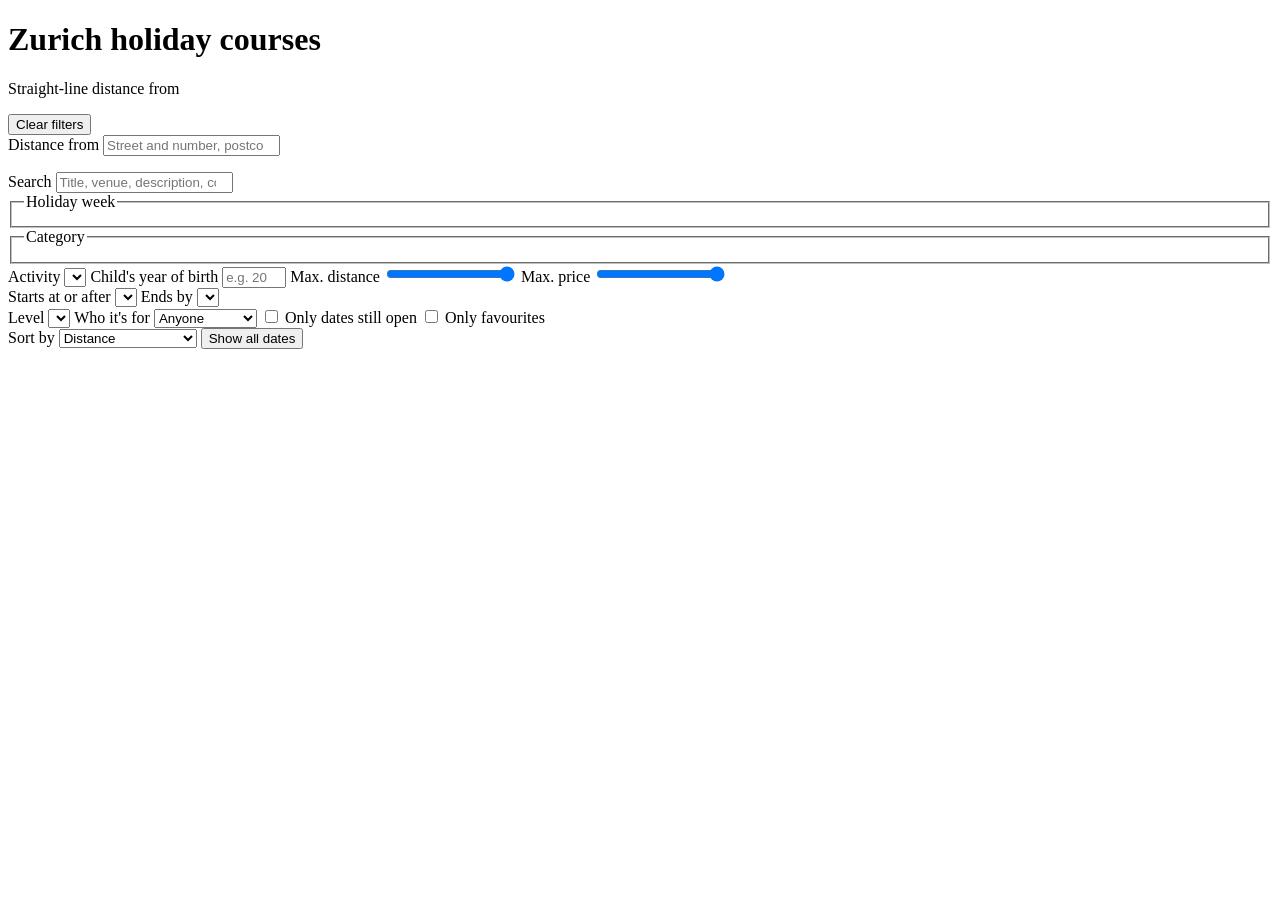
<file: src/shell.html>
<!DOCTYPE html>
<html lang="en">
<head>
<meta charset="utf-8">
<meta name="viewport" content="width=device-width, initial-scale=1">
<title>Zurich holiday courses</title>
<style>/*STYLE*/</style>
</head>
<body>
<header class="topbar">
  <div class="topbar-main">
    <h1>Zurich holiday courses</h1>
    <p class="sub">Straight-line distance from <strong id="home-label"></strong></p>
  </div>
  <div class="topbar-stats">
    <span id="count" class="count"></span>
    <button id="reset" class="ghost" type="button">Clear filters <span id="active-count" class="badge-count"></span></button>
  </div>
</header>

<div class="layout">
  <aside class="filters" id="filters">
    <div class="field">
      <label for="f-home"><span>Distance from</span></label>
      <input type="search" id="f-home" placeholder="Street and number, postcode"
        autocomplete="off" spellcheck="false">
      <p class="home-note" id="home-note"></p>
    </div>

    <label class="field">
      <span>Search</span>
      <input type="search" id="f-q" placeholder="Title, venue, description, course no.">
    </label>

    <fieldset class="field">
      <legend>Holiday week</legend>
      <div id="f-weeks" class="chips"></div>
    </fieldset>

    <fieldset class="field">
      <legend>Category</legend>
      <div id="f-cats" class="chips"></div>
    </fieldset>

    <label class="field">
      <span>Activity</span>
      <select id="f-activity"></select>
    </label>

    <label class="field">
      <span>Child's year of birth</span>
      <input type="number" id="f-year" min="2000" max="2026" step="1" placeholder="e.g. 2016" list="years">
      <datalist id="years"></datalist>
    </label>

    <label class="field">
      <span>Max. distance <output id="o-km"></output></span>
      <input type="range" id="f-km" min="0" max="10" step="0.5" value="10">
    </label>

    <label class="field">
      <span>Max. price <output id="o-price"></output></span>
      <input type="range" id="f-price" min="0" max="700" step="10" value="700">
    </label>

    <div class="field two">
      <label>
        <span>Starts at or after</span>
        <select id="f-start"></select>
      </label>
      <label>
        <span>Ends by</span>
        <select id="f-end"></select>
      </label>
    </div>

    <label class="field">
      <span>Level</span>
      <select id="f-level"></select>
    </label>

    <label class="field">
      <span>Who it's for</span>
      <select id="f-gender">
        <option value="">Anyone</option>
        <option value="Girls only">Girls only</option>
        <option value="Girls and boys">Mixed groups</option>
      </select>
    </label>

    <label class="check">
      <input type="checkbox" id="f-bookable">
      <span>Only dates still open</span>
    </label>

    <label class="check">
      <input type="checkbox" id="f-fav">
      <span>Only favourites <span id="fav-count" class="badge-count"></span></span>
    </label>
  </aside>

  <main>
    <div class="toolbar">
      <label>
        <span>Sort by</span>
        <select id="f-sort">
          <option value="distance">Distance</option>
          <option value="price-asc">Price, low to high</option>
          <option value="price-desc">Price, high to low</option>
          <option value="date">Start date</option>
          <option value="title">Title</option>
          <option value="category">Category</option>
          <option value="age">Age (youngest first)</option>
        </select>
      </label>
      <button id="expand-all" class="ghost" type="button">Show all dates</button>
    </div>
    <div id="results"></div>
  </main>
</div>

<script type="application/json" id="payload">/*DATA*/</script>
<script>/*SCRIPT*/</script>
</body>
</html>
</file>
